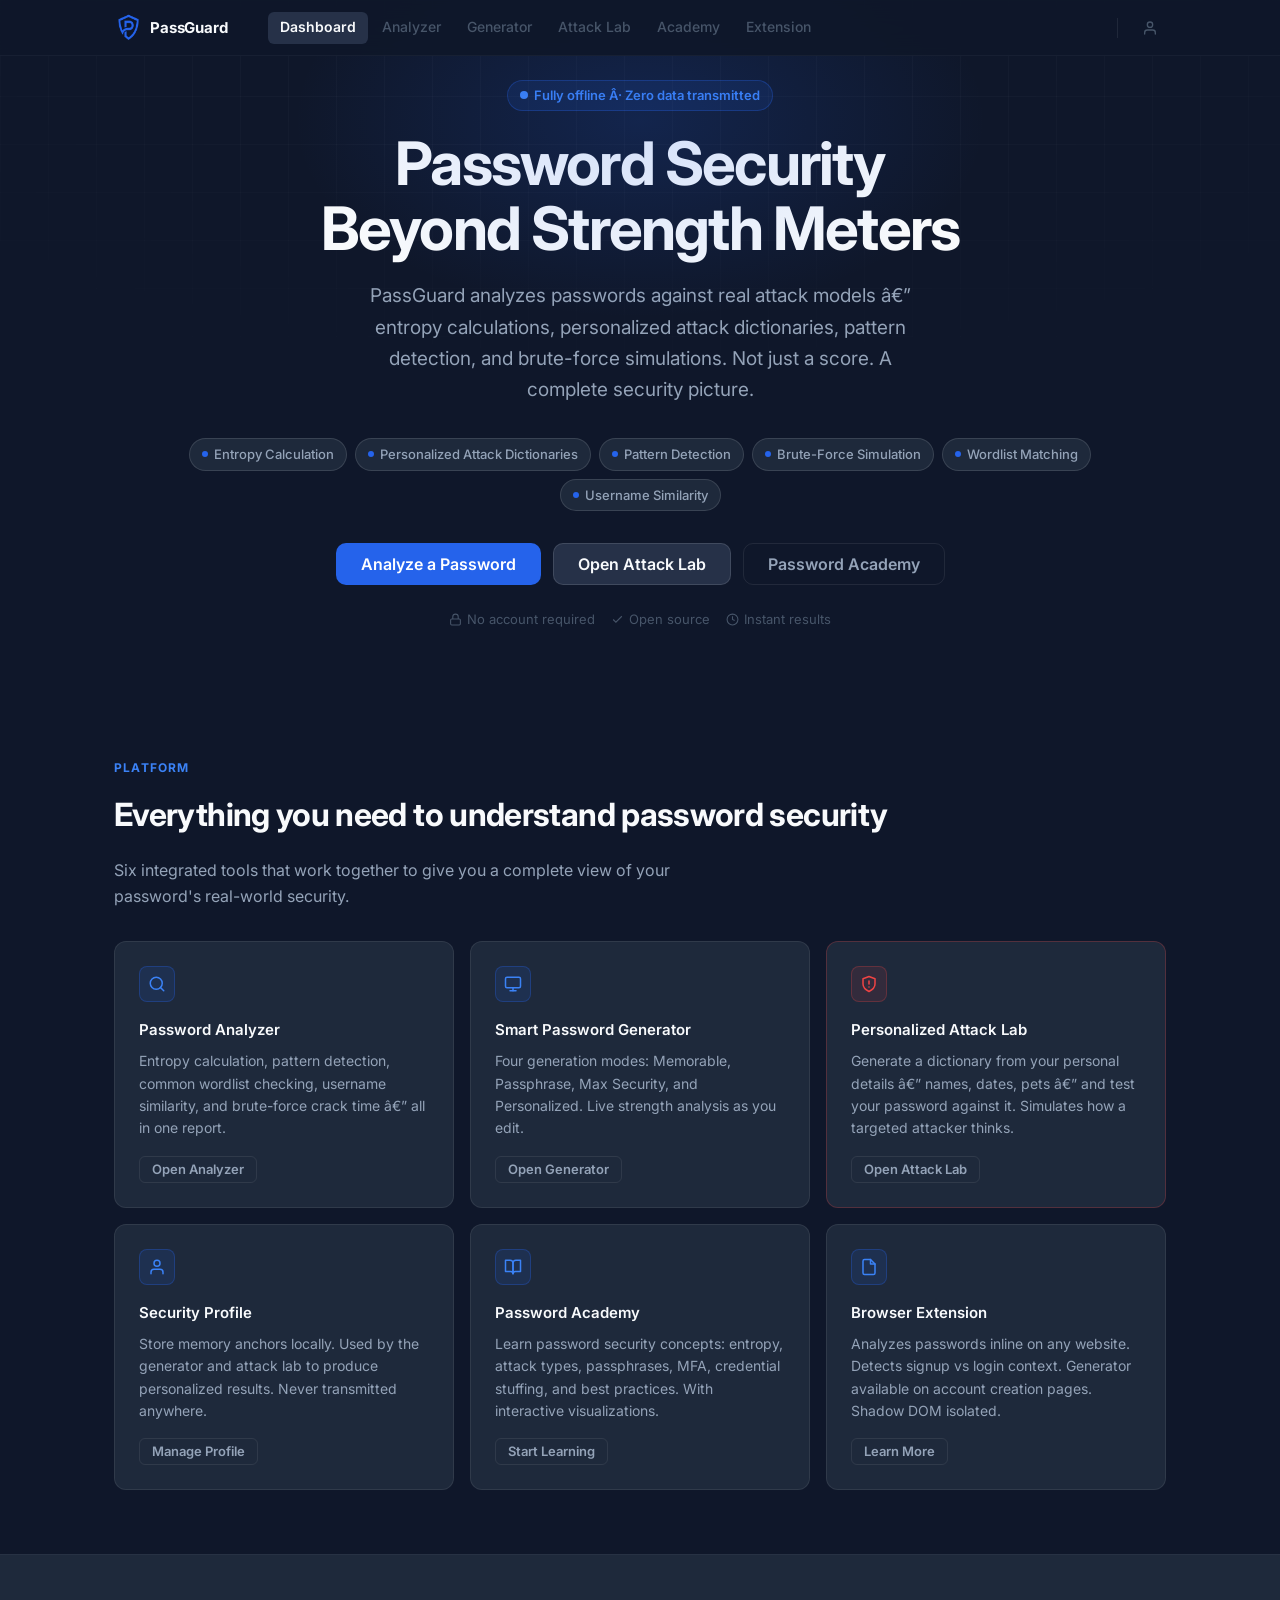
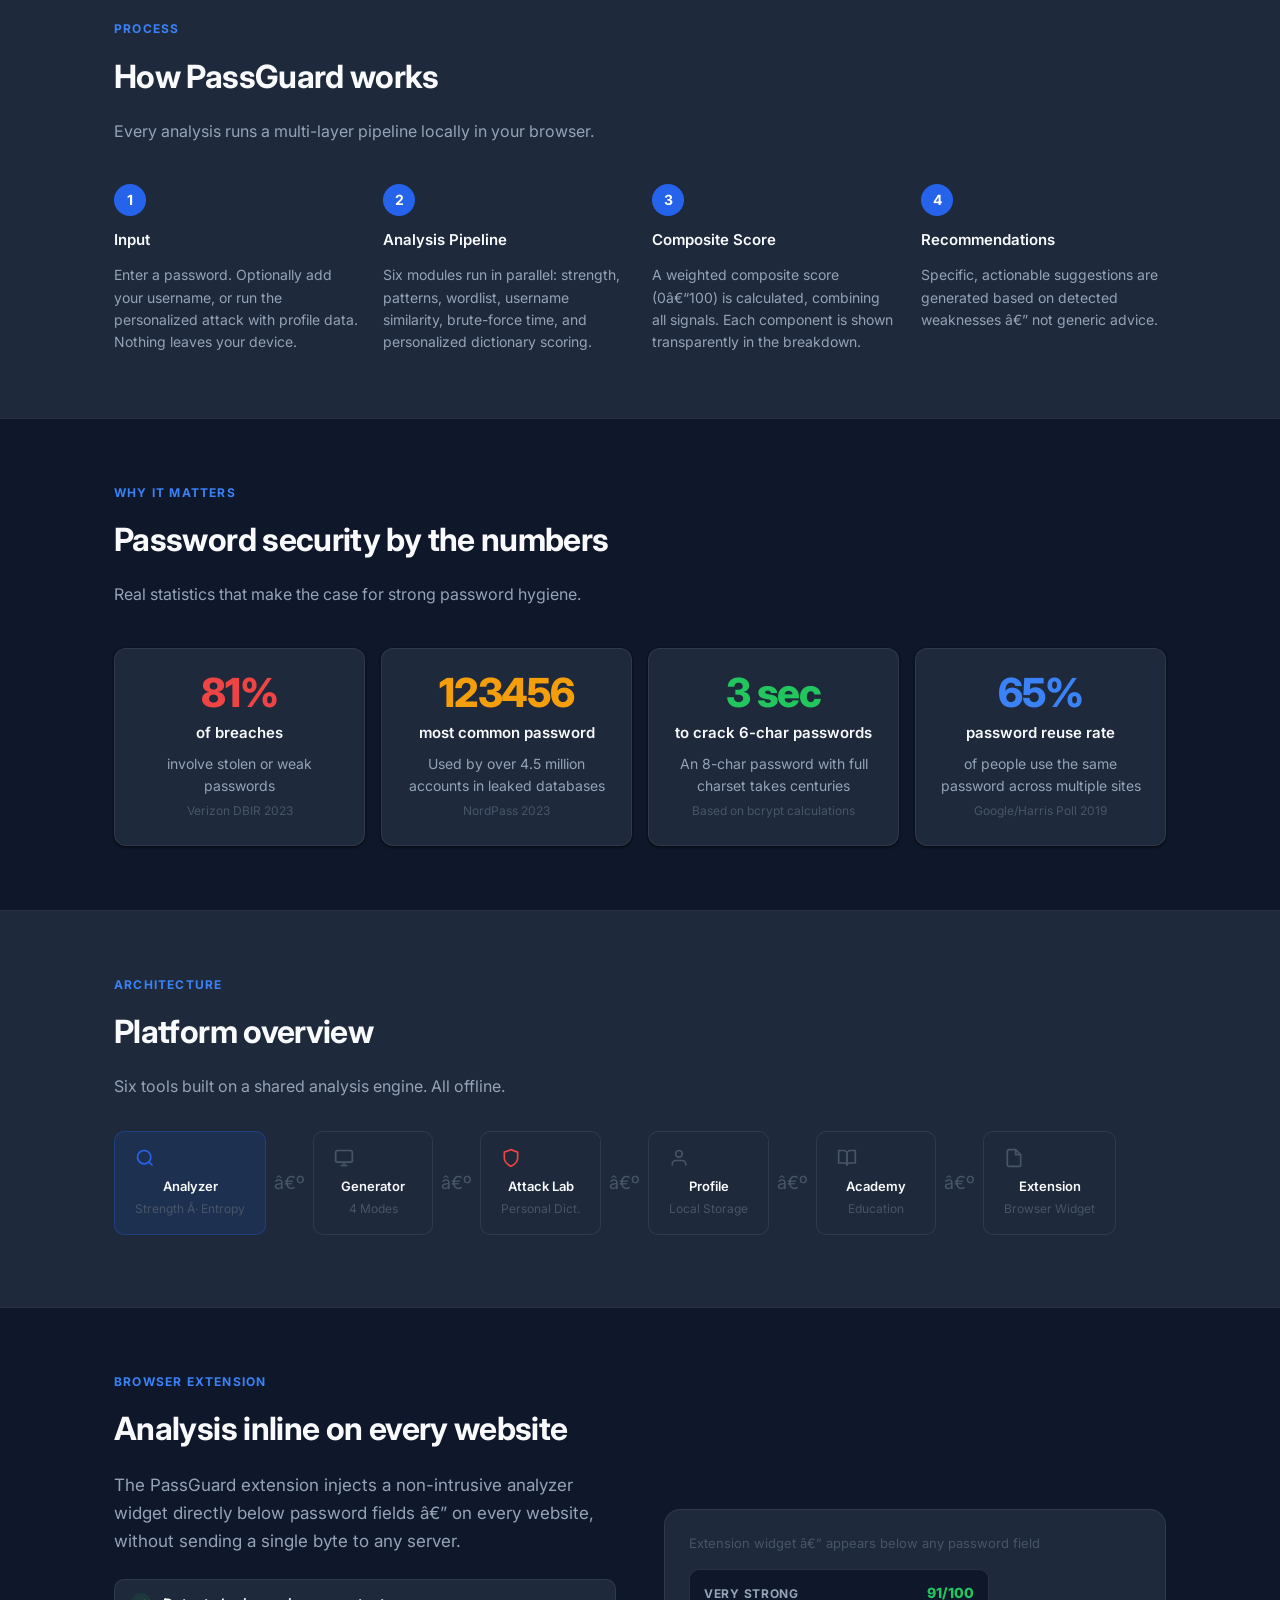
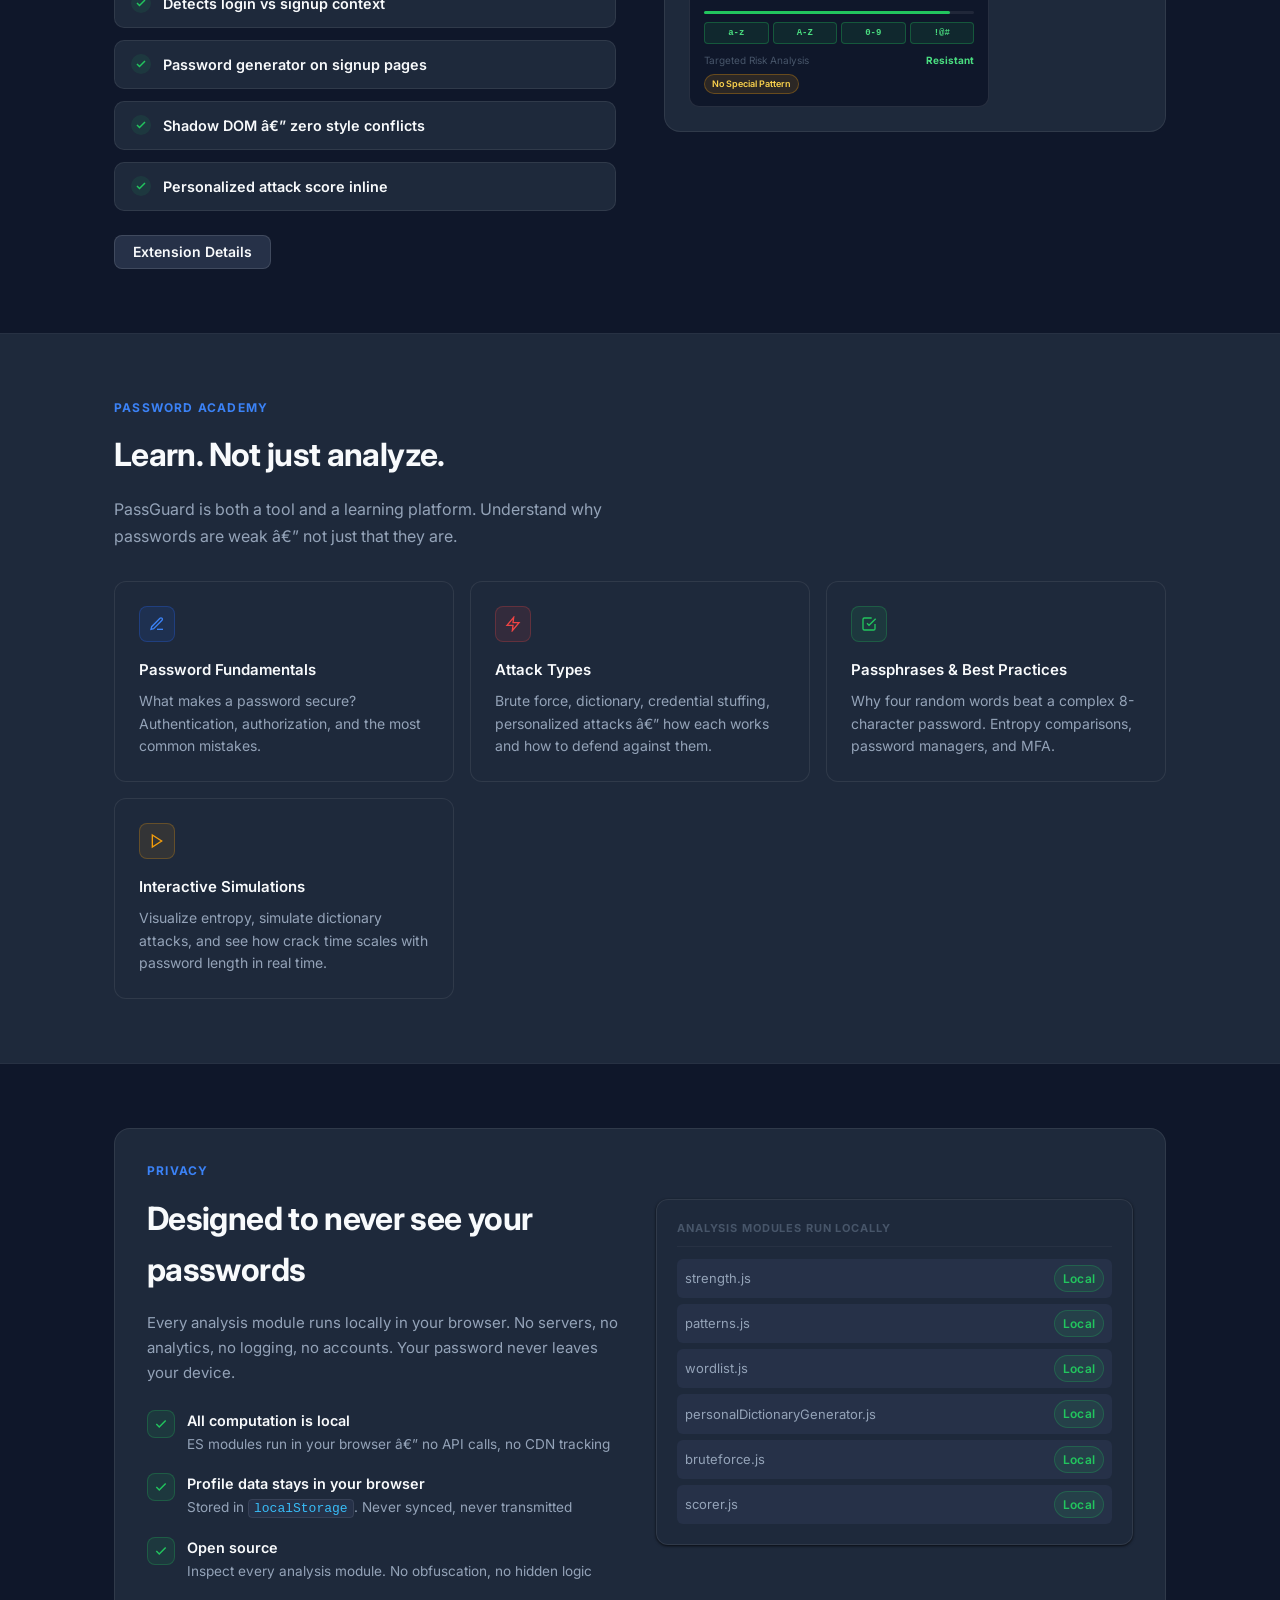
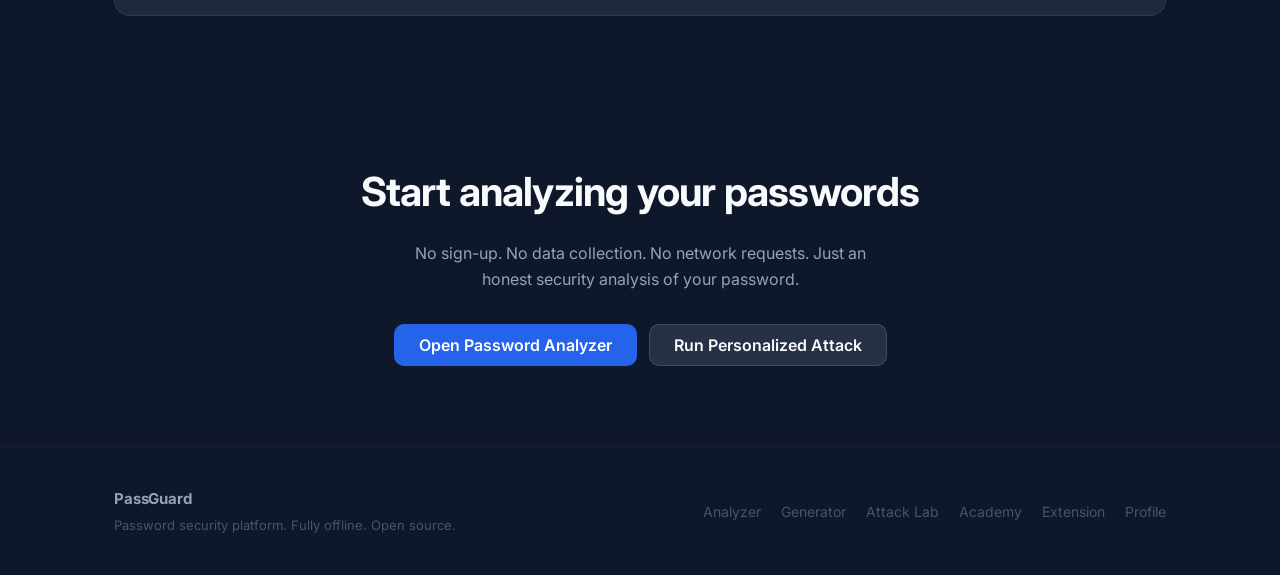
<file: app/index.html>
﻿<!DOCTYPE html>
<html lang="en">
<head>
  <meta charset="UTF-8" />
  <meta name="viewport" content="width=device-width, initial-scale=1.0" />
  <meta name="description" content="PassGuard is an intelligent password security platform. Analyze passwords with entropy math, personalized attack dictionaries, pattern detection, and brute-force simulations. Fully offline." />
  <title>PassGuard â€” Password Security Platform</title>
  <link rel="icon" href="/app/favicon.png" type="image/png" />
  <link rel="apple-touch-icon" href="/app/passguard_icon.png" />
  <meta property="og:image" content="/app/passguard_logo.png" />
  <meta name="theme-color" content="#0F172A" />
  <link rel="stylesheet" href="platform.css" />
  <style>
    /* â”€â”€ Dashboard-specific styles â”€â”€â”€â”€â”€â”€â”€â”€â”€â”€â”€â”€â”€â”€â”€â”€â”€â”€â”€â”€â”€â”€â”€â”€â”€â”€â”€ */

    /* Subtle grid background for hero */
    .dash-hero-bg {
      position: absolute;
      inset: 0;
      background-image:
        linear-gradient(rgba(255,255,255,0.025) 1px, transparent 1px),
        linear-gradient(90deg, rgba(255,255,255,0.025) 1px, transparent 1px);
      background-size: 48px 48px;
      pointer-events: none;
      mask-image: radial-gradient(ellipse 80% 60% at 50% 0%, black 40%, transparent 100%);
    }

    /* Gradient accent behind hero */
    .dash-hero-glow {
      position: absolute;
      top: -80px; left: 50%;
      transform: translateX(-50%);
      width: 700px; height: 400px;
      background: radial-gradient(ellipse, rgba(37,99,235,0.18) 0%, transparent 70%);
      pointer-events: none;
    }

    .dash-hero-wrap {
      position: relative;
      overflow: hidden;
    }

    /* Attack features list in hero */
    .dash-attack-list {
      display: flex;
      flex-wrap: wrap;
      gap: 8px;
      justify-content: center;
      margin-bottom: var(--sp-8);
    }
    .dash-attack-pill {
      display: inline-flex;
      align-items: center;
      gap: 6px;
      padding: 5px 12px;
      background: var(--bg-surface);
      border: 1px solid var(--border-medium);
      border-radius: 20px;
      font-size: 0.8125rem;
      color: var(--text-secondary);
      font-weight: 500;
    }
    .dash-attack-pill span {
      width: 6px; height: 6px;
      border-radius: 50%;
      background: var(--brand);
      flex-shrink: 0;
    }

    /* Stats section */
    .dash-stat-big {
      font-size: 2.5rem;
      font-weight: 800;
      letter-spacing: -0.03em;
      color: var(--text-primary);
      line-height: 1;
    }
    .dash-stat-source {
      font-size: 0.75rem;
      color: var(--text-muted);
      margin-top: 4px;
    }

    /* Architecture flow */
    .dash-arch-flow {
      display: flex;
      align-items: center;
      gap: 0;
      overflow-x: auto;
      padding-bottom: var(--sp-2);
    }
    .dash-arch-node {
      flex-shrink: 0;
      background: var(--bg-surface);
      border: 1px solid var(--border);
      border-radius: var(--radius-md);
      padding: var(--sp-4) var(--sp-5);
      text-align: center;
      min-width: 120px;
    }
    .dash-arch-node--active {
      border-color: var(--brand-border);
      background: var(--brand-subtle);
    }
    .dash-arch-node__label {
      font-size: 0.8125rem;
      font-weight: 600;
      color: var(--text-primary);
      margin-top: var(--sp-2);
    }
    .dash-arch-node__sub {
      font-size: 0.75rem;
      color: var(--text-muted);
      margin-top: 2px;
    }
    .dash-arch-arrow {
      flex-shrink: 0;
      padding-inline: var(--sp-2);
      color: var(--text-muted);
      font-size: 1.125rem;
    }

    /* Extension preview */
    .dash-ext-preview {
      background: var(--bg-surface);
      border: 1px solid var(--border);
      border-radius: var(--radius-xl);
      padding: var(--sp-6);
      position: relative;
      overflow: hidden;
    }
    .dash-ext-widget {
      background: #0f172a;
      border: 1px solid rgba(255,255,255,0.1);
      border-radius: 10px;
      padding: 12px 14px;
      max-width: 300px;
      font-size: 0.875rem;
    }
    .dash-ext-row {
      display: flex;
      align-items: center;
      justify-content: space-between;
      margin-bottom: 6px;
    }
    .dash-ext-label { font-size: 0.75rem; font-weight: 700; color: #94a3b8; text-transform: uppercase; letter-spacing: 0.06em; }
    .dash-ext-score { font-size: 0.875rem; font-weight: 800; color: #22c55e; }
    .dash-ext-bar-track { height: 3px; background: rgba(255,255,255,0.07); border-radius: 2px; margin-bottom: 8px; }
    .dash-ext-bar-fill { height: 100%; border-radius: 2px; background: #22c55e; }
    .dash-ext-chips { display: flex; gap: 4px; margin-bottom: 8px; }
    .dash-ext-chip {
      flex: 1; text-align: center; padding: 3px 0;
      border-radius: 4px; font-size: 9px; font-weight: 700;
      font-family: monospace; border: 1px solid;
    }
    .dash-ext-chip--on { background: rgba(34,197,94,0.1); border-color: rgba(34,197,94,0.3); color: #4ade80; }
    .dash-ext-chip--off { background: rgba(239,68,68,0.06); border-color: rgba(239,68,68,0.15); color: rgba(239,68,68,0.5); }
    .dash-ext-issues { display: flex; flex-wrap: wrap; gap: 4px; }
    .dash-ext-issue {
      padding: 2px 7px; border-radius: 20px; font-size: 9px; font-weight: 600;
      background: rgba(245,158,11,0.12); border: 1px solid rgba(245,158,11,0.3); color: #fcd34d;
    }

    /* Privacy banner */
    .dash-privacy {
      background: var(--bg-surface);
      border: 1px solid var(--border);
      border-radius: var(--radius-xl);
      padding: var(--sp-8);
      display: grid;
      grid-template-columns: 1fr 1fr;
      gap: var(--sp-8);
      align-items: center;
    }
    @media (max-width: 700px) {
      .dash-privacy { grid-template-columns: 1fr; }
    }

    .dash-privacy-point {
      display: flex;
      align-items: flex-start;
      gap: var(--sp-3);
      margin-bottom: var(--sp-4);
    }
    .dash-privacy-point:last-child { margin-bottom: 0; }
    .dash-privacy-icon {
      width: 28px; height: 28px;
      border-radius: var(--radius);
      background: var(--success-subtle);
      border: 1px solid var(--success-border);
      display: flex; align-items: center; justify-content: center;
      color: var(--success);
      flex-shrink: 0;
      margin-top: 1px;
    }

    /* Section spacing */
    .dash-section { padding-block: var(--sp-16); }
    .dash-section--alt { background: var(--bg-surface); border-top: 1px solid var(--border-subtle); border-bottom: 1px solid var(--border-subtle); }
    .dash-section-label {
      font-size: 0.75rem;
      font-weight: 700;
      text-transform: uppercase;
      letter-spacing: 0.1em;
      color: var(--brand-hover);
      margin-bottom: var(--sp-3);
    }
    .dash-section-title {
      font-size: clamp(1.5rem, 3vw, 2rem);
      font-weight: 700;
      letter-spacing: -0.02em;
      color: var(--text-primary);
      margin-bottom: var(--sp-4);
    }
    .dash-section-subtitle {
      font-size: 1rem;
      color: var(--text-secondary);
      max-width: 560px;
      line-height: 1.65;
    }

    /* CTA section */
    .dash-cta {
      text-align: center;
      padding-block: var(--sp-20);
    }
    .dash-cta__title {
      font-size: clamp(1.75rem, 4vw, 2.5rem);
      font-weight: 700;
      letter-spacing: -0.02em;
      color: var(--text-primary);
      margin-bottom: var(--sp-4);
    }
    .dash-cta__desc {
      font-size: 1rem;
      color: var(--text-secondary);
      max-width: 480px;
      margin-inline: auto;
      margin-bottom: var(--sp-8);
      line-height: 1.65;
    }
  </style>
</head>
<body>

<!-- Navigation injected by nav.js -->

<!-- â”€â”€ Hero â”€â”€â”€â”€â”€â”€â”€â”€â”€â”€â”€â”€â”€â”€â”€â”€â”€â”€â”€â”€â”€â”€â”€â”€â”€â”€â”€â”€â”€â”€â”€â”€â”€â”€â”€â”€â”€â”€â”€â”€â”€â”€â”€â”€â”€â”€â”€â”€â”€â”€ -->
<div class="dash-hero-wrap">
  <div class="dash-hero-bg" aria-hidden="true"></div>
  <div class="dash-hero-glow" aria-hidden="true"></div>

  <div class="pg-container">
    <div class="pg-hero">
      <div class="pg-hero__eyebrow" aria-label="Platform status">
        <svg width="8" height="8" viewBox="0 0 8 8" aria-hidden="true">
          <circle cx="4" cy="4" r="4" fill="currentColor"/>
        </svg>
        Fully offline Â· Zero data transmitted
      </div>

      <h1 class="pg-hero__title">
        Password Security<br/>Beyond Strength Meters
      </h1>

      <p class="pg-hero__subtitle">
        PassGuard analyzes passwords against real attack models â€” entropy calculations,
        personalized attack dictionaries, pattern detection, and brute-force simulations.
        Not just a score. A complete security picture.
      </p>

      <div class="dash-attack-list" aria-label="Analysis capabilities">
        <span class="dash-attack-pill"><span></span>Entropy Calculation</span>
        <span class="dash-attack-pill"><span></span>Personalized Attack Dictionaries</span>
        <span class="dash-attack-pill"><span></span>Pattern Detection</span>
        <span class="dash-attack-pill"><span></span>Brute-Force Simulation</span>
        <span class="dash-attack-pill"><span></span>Wordlist Matching</span>
        <span class="dash-attack-pill"><span></span>Username Similarity</span>
      </div>

      <div class="pg-hero__actions">
        <a href="/app/analyzer.html" class="pg-btn pg-btn--primary pg-btn--lg">Analyze a Password</a>
        <a href="/app/attack-lab.html" class="pg-btn pg-btn--secondary pg-btn--lg">Open Attack Lab</a>
        <a href="/app/academy.html" class="pg-btn pg-btn--ghost pg-btn--lg">Password Academy</a>
      </div>

      <div class="pg-hero__meta">
        <span class="pg-hero__meta-item">
          <svg width="13" height="13" viewBox="0 0 24 24" fill="none" stroke="currentColor" stroke-width="2" aria-hidden="true"><rect x="3" y="11" width="18" height="11" rx="2"/><path d="M7 11V7a5 5 0 0 1 10 0v4"/></svg>
          No account required
        </span>
        <span class="pg-hero__meta-item">
          <svg width="13" height="13" viewBox="0 0 24 24" fill="none" stroke="currentColor" stroke-width="2" aria-hidden="true"><polyline points="20 6 9 17 4 12"/></svg>
          Open source
        </span>
        <span class="pg-hero__meta-item">
          <svg width="13" height="13" viewBox="0 0 24 24" fill="none" stroke="currentColor" stroke-width="2" aria-hidden="true"><circle cx="12" cy="12" r="10"/><path d="M12 6v6l4 2"/></svg>
          Instant results
        </span>
      </div>
    </div>
  </div>
</div>

<!-- â”€â”€ Features â”€â”€â”€â”€â”€â”€â”€â”€â”€â”€â”€â”€â”€â”€â”€â”€â”€â”€â”€â”€â”€â”€â”€â”€â”€â”€â”€â”€â”€â”€â”€â”€â”€â”€â”€â”€â”€â”€â”€â”€â”€â”€â”€â”€â”€â”€â”€ -->
<section class="dash-section" id="features" aria-labelledby="features-title">
  <div class="pg-container">
    <div class="dash-section-label">Platform</div>
    <h2 class="dash-section-title" id="features-title">Everything you need to understand password security</h2>
    <p class="dash-section-subtitle pg-mb-8">
      Six integrated tools that work together to give you a complete view of your password's real-world security.
    </p>

    <div class="pg-feature-grid pg-stagger">

      <div class="pg-feature-card">
        <div class="pg-feature-icon" aria-hidden="true">
          <svg width="18" height="18" viewBox="0 0 24 24" fill="none" stroke="currentColor" stroke-width="2" stroke-linecap="round" stroke-linejoin="round"><circle cx="11" cy="11" r="8"/><line x1="21" y1="21" x2="16.65" y2="16.65"/></svg>
        </div>
        <div class="pg-feature-title">Password Analyzer</div>
        <div class="pg-feature-desc">Entropy calculation, pattern detection, common wordlist checking, username similarity, and brute-force crack time â€” all in one report.</div>
        <a href="/app/analyzer.html" class="pg-btn pg-btn--ghost pg-btn--sm" style="margin-top:16px">Open Analyzer</a>
      </div>

      <div class="pg-feature-card">
        <div class="pg-feature-icon" aria-hidden="true">
          <svg width="18" height="18" viewBox="0 0 24 24" fill="none" stroke="currentColor" stroke-width="2" stroke-linecap="round" stroke-linejoin="round"><rect x="2" y="3" width="20" height="14" rx="2"/><line x1="8" y1="21" x2="16" y2="21"/><line x1="12" y1="17" x2="12" y2="21"/></svg>
        </div>
        <div class="pg-feature-title">Smart Password Generator</div>
        <div class="pg-feature-desc">Four generation modes: Memorable, Passphrase, Max Security, and Personalized. Live strength analysis as you edit.</div>
        <a href="/app/generator.html" class="pg-btn pg-btn--ghost pg-btn--sm" style="margin-top:16px">Open Generator</a>
      </div>

      <div class="pg-feature-card" style="border-color: var(--danger-border);">
        <div class="pg-feature-icon" style="background:var(--danger-subtle);border-color:var(--danger-border);color:var(--danger)" aria-hidden="true">
          <svg width="18" height="18" viewBox="0 0 24 24" fill="none" stroke="currentColor" stroke-width="2" stroke-linecap="round" stroke-linejoin="round"><path d="M12 22s8-4 8-10V5l-8-3-8 3v7c0 6 8 10 8 10z"/><line x1="12" y1="8" x2="12" y2="12"/><line x1="12" y1="16" x2="12.01" y2="16"/></svg>
        </div>
        <div class="pg-feature-title">Personalized Attack Lab</div>
        <div class="pg-feature-desc">Generate a dictionary from your personal details â€” names, dates, pets â€” and test your password against it. Simulates how a targeted attacker thinks.</div>
        <a href="/app/attack-lab.html" class="pg-btn pg-btn--ghost pg-btn--sm" style="margin-top:16px">Open Attack Lab</a>
      </div>

      <div class="pg-feature-card">
        <div class="pg-feature-icon" aria-hidden="true">
          <svg width="18" height="18" viewBox="0 0 24 24" fill="none" stroke="currentColor" stroke-width="2" stroke-linecap="round" stroke-linejoin="round"><path d="M20 21v-2a4 4 0 0 0-4-4H8a4 4 0 0 0-4 4v2"/><circle cx="12" cy="7" r="4"/></svg>
        </div>
        <div class="pg-feature-title">Security Profile</div>
        <div class="pg-feature-desc">Store memory anchors locally. Used by the generator and attack lab to produce personalized results. Never transmitted anywhere.</div>
        <a href="/app/profile.html" class="pg-btn pg-btn--ghost pg-btn--sm" style="margin-top:16px">Manage Profile</a>
      </div>

      <div class="pg-feature-card">
        <div class="pg-feature-icon" aria-hidden="true">
          <svg width="18" height="18" viewBox="0 0 24 24" fill="none" stroke="currentColor" stroke-width="2" stroke-linecap="round" stroke-linejoin="round"><path d="M2 3h6a4 4 0 0 1 4 4v14a3 3 0 0 0-3-3H2z"/><path d="M22 3h-6a4 4 0 0 0-4 4v14a3 3 0 0 1 3-3h7z"/></svg>
        </div>
        <div class="pg-feature-title">Password Academy</div>
        <div class="pg-feature-desc">Learn password security concepts: entropy, attack types, passphrases, MFA, credential stuffing, and best practices. With interactive visualizations.</div>
        <a href="/app/academy.html" class="pg-btn pg-btn--ghost pg-btn--sm" style="margin-top:16px">Start Learning</a>
      </div>

      <div class="pg-feature-card">
        <div class="pg-feature-icon" aria-hidden="true">
          <svg width="18" height="18" viewBox="0 0 24 24" fill="none" stroke="currentColor" stroke-width="2" stroke-linecap="round" stroke-linejoin="round"><path d="M14 2H6a2 2 0 0 0-2 2v16a2 2 0 0 0 2 2h12a2 2 0 0 0 2-2V8z"/><polyline points="14 2 14 8 20 8"/></svg>
        </div>
        <div class="pg-feature-title">Browser Extension</div>
        <div class="pg-feature-desc">Analyzes passwords inline on any website. Detects signup vs login context. Generator available on account creation pages. Shadow DOM isolated.</div>
        <a href="/app/extension.html" class="pg-btn pg-btn--ghost pg-btn--sm" style="margin-top:16px">Learn More</a>
      </div>

    </div>
  </div>
</section>

<!-- â”€â”€ How it works â”€â”€â”€â”€â”€â”€â”€â”€â”€â”€â”€â”€â”€â”€â”€â”€â”€â”€â”€â”€â”€â”€â”€â”€â”€â”€â”€â”€â”€â”€â”€â”€â”€â”€â”€â”€â”€â”€â”€â”€â”€â”€â”€â”€ -->
<section class="dash-section dash-section--alt" id="how-it-works" aria-labelledby="how-title">
  <div class="pg-container">
    <div class="dash-section-label">Process</div>
    <h2 class="dash-section-title" id="how-title">How PassGuard works</h2>
    <p class="dash-section-subtitle pg-mb-10">
      Every analysis runs a multi-layer pipeline locally in your browser.
    </p>

    <div class="pg-steps">
      <div class="pg-step">
        <div class="pg-step__num">1</div>
        <div class="pg-step__title">Input</div>
        <div class="pg-step__desc">Enter a password. Optionally add your username, or run the personalized attack with profile data. Nothing leaves your device.</div>
      </div>
      <div class="pg-step">
        <div class="pg-step__num">2</div>
        <div class="pg-step__title">Analysis Pipeline</div>
        <div class="pg-step__desc">Six modules run in parallel: strength, patterns, wordlist, username similarity, brute-force time, and personalized dictionary scoring.</div>
      </div>
      <div class="pg-step">
        <div class="pg-step__num">3</div>
        <div class="pg-step__title">Composite Score</div>
        <div class="pg-step__desc">A weighted composite score (0â€“100) is calculated, combining all signals. Each component is shown transparently in the breakdown.</div>
      </div>
      <div class="pg-step">
        <div class="pg-step__num">4</div>
        <div class="pg-step__title">Recommendations</div>
        <div class="pg-step__desc">Specific, actionable suggestions are generated based on detected weaknesses â€” not generic advice.</div>
      </div>
    </div>
  </div>
</section>

<!-- â”€â”€ Security stats â”€â”€â”€â”€â”€â”€â”€â”€â”€â”€â”€â”€â”€â”€â”€â”€â”€â”€â”€â”€â”€â”€â”€â”€â”€â”€â”€â”€â”€â”€â”€â”€â”€â”€â”€â”€â”€â”€â”€â”€â”€â”€ -->
<section class="dash-section" id="stats" aria-labelledby="stats-title">
  <div class="pg-container">
    <div class="dash-section-label">Why it matters</div>
    <h2 class="dash-section-title" id="stats-title">Password security by the numbers</h2>
    <p class="dash-section-subtitle pg-mb-10">Real statistics that make the case for strong password hygiene.</p>

    <div style="display:grid; grid-template-columns:repeat(auto-fit,minmax(200px,1fr)); gap:var(--sp-4);">
      <div class="pg-card" style="text-align:center">
        <div class="dash-stat-big" style="color:var(--danger)">81%</div>
        <div class="pg-feature-title" style="margin-top:8px">of breaches</div>
        <div class="pg-feature-desc">involve stolen or weak passwords</div>
        <div class="dash-stat-source">Verizon DBIR 2023</div>
      </div>
      <div class="pg-card" style="text-align:center">
        <div class="dash-stat-big" style="color:var(--warning)">123456</div>
        <div class="pg-feature-title" style="margin-top:8px">most common password</div>
        <div class="pg-feature-desc">Used by over 4.5 million accounts in leaked databases</div>
        <div class="dash-stat-source">NordPass 2023</div>
      </div>
      <div class="pg-card" style="text-align:center">
        <div class="dash-stat-big" style="color:var(--success)">3 sec</div>
        <div class="pg-feature-title" style="margin-top:8px">to crack 6-char passwords</div>
        <div class="pg-feature-desc">An 8-char password with full charset takes centuries</div>
        <div class="dash-stat-source">Based on bcrypt calculations</div>
      </div>
      <div class="pg-card" style="text-align:center">
        <div class="dash-stat-big" style="color:var(--brand-hover)">65%</div>
        <div class="pg-feature-title" style="margin-top:8px">password reuse rate</div>
        <div class="pg-feature-desc">of people use the same password across multiple sites</div>
        <div class="dash-stat-source">Google/Harris Poll 2019</div>
      </div>
    </div>
  </div>
</section>

<!-- â”€â”€ Architecture preview â”€â”€â”€â”€â”€â”€â”€â”€â”€â”€â”€â”€â”€â”€â”€â”€â”€â”€â”€â”€â”€â”€â”€â”€â”€â”€â”€â”€â”€â”€â”€â”€â”€â”€â”€â”€ -->
<section class="dash-section dash-section--alt" id="architecture" aria-labelledby="arch-title">
  <div class="pg-container">
    <div class="dash-section-label">Architecture</div>
    <h2 class="dash-section-title" id="arch-title">Platform overview</h2>
    <p class="dash-section-subtitle pg-mb-8">Six tools built on a shared analysis engine. All offline.</p>

    <div class="dash-arch-flow" role="list" aria-label="Platform components">
      <div class="dash-arch-node dash-arch-node--active" role="listitem">
        <div style="font-size:1.25rem;color:var(--brand)">
          <svg width="20" height="20" viewBox="0 0 24 24" fill="none" stroke="currentColor" stroke-width="2"><circle cx="11" cy="11" r="8"/><line x1="21" y1="21" x2="16.65" y2="16.65"/></svg>
        </div>
        <div class="dash-arch-node__label">Analyzer</div>
        <div class="dash-arch-node__sub">Strength Â· Entropy</div>
      </div>
      <div class="dash-arch-arrow" aria-hidden="true">â€º</div>
      <div class="dash-arch-node" role="listitem">
        <div style="font-size:1.25rem;color:var(--text-muted)">
          <svg width="20" height="20" viewBox="0 0 24 24" fill="none" stroke="currentColor" stroke-width="2"><rect x="2" y="3" width="20" height="14" rx="2"/><line x1="8" y1="21" x2="16" y2="21"/><line x1="12" y1="17" x2="12" y2="21"/></svg>
        </div>
        <div class="dash-arch-node__label">Generator</div>
        <div class="dash-arch-node__sub">4 Modes</div>
      </div>
      <div class="dash-arch-arrow" aria-hidden="true">â€º</div>
      <div class="dash-arch-node" role="listitem">
        <div style="font-size:1.25rem;color:var(--danger)">
          <svg width="20" height="20" viewBox="0 0 24 24" fill="none" stroke="currentColor" stroke-width="2"><path d="M12 22s8-4 8-10V5l-8-3-8 3v7c0 6 8 10 8 10z"/></svg>
        </div>
        <div class="dash-arch-node__label">Attack Lab</div>
        <div class="dash-arch-node__sub">Personal Dict.</div>
      </div>
      <div class="dash-arch-arrow" aria-hidden="true">â€º</div>
      <div class="dash-arch-node" role="listitem">
        <div style="font-size:1.25rem;color:var(--text-muted)">
          <svg width="20" height="20" viewBox="0 0 24 24" fill="none" stroke="currentColor" stroke-width="2"><path d="M20 21v-2a4 4 0 0 0-4-4H8a4 4 0 0 0-4 4v2"/><circle cx="12" cy="7" r="4"/></svg>
        </div>
        <div class="dash-arch-node__label">Profile</div>
        <div class="dash-arch-node__sub">Local Storage</div>
      </div>
      <div class="dash-arch-arrow" aria-hidden="true">â€º</div>
      <div class="dash-arch-node" role="listitem">
        <div style="font-size:1.25rem;color:var(--text-muted)">
          <svg width="20" height="20" viewBox="0 0 24 24" fill="none" stroke="currentColor" stroke-width="2"><path d="M2 3h6a4 4 0 0 1 4 4v14a3 3 0 0 0-3-3H2z"/><path d="M22 3h-6a4 4 0 0 0-4 4v14a3 3 0 0 1 3-3h7z"/></svg>
        </div>
        <div class="dash-arch-node__label">Academy</div>
        <div class="dash-arch-node__sub">Education</div>
      </div>
      <div class="dash-arch-arrow" aria-hidden="true">â€º</div>
      <div class="dash-arch-node" role="listitem">
        <div style="font-size:1.25rem;color:var(--text-muted)">
          <svg width="20" height="20" viewBox="0 0 24 24" fill="none" stroke="currentColor" stroke-width="2"><path d="M14 2H6a2 2 0 0 0-2 2v16a2 2 0 0 0 2 2h12a2 2 0 0 0 2-2V8z"/><polyline points="14 2 14 8 20 8"/></svg>
        </div>
        <div class="dash-arch-node__label">Extension</div>
        <div class="dash-arch-node__sub">Browser Widget</div>
      </div>
    </div>
  </div>
</section>

<!-- â”€â”€ Extension preview â”€â”€â”€â”€â”€â”€â”€â”€â”€â”€â”€â”€â”€â”€â”€â”€â”€â”€â”€â”€â”€â”€â”€â”€â”€â”€â”€â”€â”€â”€â”€â”€â”€â”€â”€â”€â”€â”€â”€ -->
<section class="dash-section" id="extension" aria-labelledby="ext-title">
  <div class="pg-container">
    <div style="display:grid; grid-template-columns:1fr 1fr; gap:var(--sp-12); align-items:center;">
      <div>
        <div class="dash-section-label">Browser Extension</div>
        <h2 class="dash-section-title" id="ext-title">Analysis inline on every website</h2>
        <p class="pg-body-lg pg-mb-6">
          The PassGuard extension injects a non-intrusive analyzer widget directly below password fields â€” on every website, without sending a single byte to any server.
        </p>
        <div class="pg-checklist">
          <div class="pg-check-item">
            <div class="pg-check-icon pg-check-icon--ok">
              <svg width="12" height="12" viewBox="0 0 24 24" fill="none" stroke="currentColor" stroke-width="3"><polyline points="20 6 9 17 4 12"/></svg>
            </div>
            <div><div class="pg-check-title">Detects login vs signup context</div></div>
          </div>
          <div class="pg-check-item">
            <div class="pg-check-icon pg-check-icon--ok">
              <svg width="12" height="12" viewBox="0 0 24 24" fill="none" stroke="currentColor" stroke-width="3"><polyline points="20 6 9 17 4 12"/></svg>
            </div>
            <div><div class="pg-check-title">Password generator on signup pages</div></div>
          </div>
          <div class="pg-check-item">
            <div class="pg-check-icon pg-check-icon--ok">
              <svg width="12" height="12" viewBox="0 0 24 24" fill="none" stroke="currentColor" stroke-width="3"><polyline points="20 6 9 17 4 12"/></svg>
            </div>
            <div><div class="pg-check-title">Shadow DOM â€” zero style conflicts</div></div>
          </div>
          <div class="pg-check-item">
            <div class="pg-check-icon pg-check-icon--ok">
              <svg width="12" height="12" viewBox="0 0 24 24" fill="none" stroke="currentColor" stroke-width="3"><polyline points="20 6 9 17 4 12"/></svg>
            </div>
            <div><div class="pg-check-title">Personalized attack score inline</div></div>
          </div>
        </div>
        <a href="/app/extension.html" class="pg-btn pg-btn--secondary" style="margin-top:var(--sp-6)">Extension Details</a>
      </div>

      <!-- Widget mockup -->
      <div class="dash-ext-preview">
        <div class="pg-caption pg-mb-4" style="color:var(--text-muted)">Extension widget â€” appears below any password field</div>
        <div class="dash-ext-widget">
          <div class="dash-ext-row">
            <span class="dash-ext-label">Very Strong</span>
            <span class="dash-ext-score">91/100</span>
          </div>
          <div class="dash-ext-bar-track">
            <div class="dash-ext-bar-fill" style="width:91%"></div>
          </div>
          <div class="dash-ext-chips">
            <div class="dash-ext-chip dash-ext-chip--on">a-z</div>
            <div class="dash-ext-chip dash-ext-chip--on">A-Z</div>
            <div class="dash-ext-chip dash-ext-chip--on">0-9</div>
            <div class="dash-ext-chip dash-ext-chip--on">!@#</div>
          </div>
          <div class="dash-ext-row" style="margin-bottom:6px">
            <span style="font-size:10px;color:#475569">Targeted Risk Analysis</span>
            <span style="font-size:10px;color:#4ade80;font-weight:700">Resistant</span>
          </div>
          <div class="dash-ext-issues">
            <span class="dash-ext-issue">No Special Pattern</span>
          </div>
        </div>
      </div>
    </div>
  </div>
</section>

<!-- â”€â”€ Academy teaser â”€â”€â”€â”€â”€â”€â”€â”€â”€â”€â”€â”€â”€â”€â”€â”€â”€â”€â”€â”€â”€â”€â”€â”€â”€â”€â”€â”€â”€â”€â”€â”€â”€â”€â”€â”€â”€â”€â”€â”€â”€â”€ -->
<section class="dash-section dash-section--alt" id="academy" aria-labelledby="academy-title">
  <div class="pg-container">
    <div class="dash-section-label">Password Academy</div>
    <h2 class="dash-section-title" id="academy-title">Learn. Not just analyze.</h2>
    <p class="dash-section-subtitle pg-mb-8">
      PassGuard is both a tool and a learning platform. Understand why passwords are weak â€” not just that they are.
    </p>

    <div class="pg-feature-grid pg-stagger">
      <a href="/app/academy.html#fundamentals" class="pg-feature-card" style="text-decoration:none">
        <div class="pg-feature-icon"><svg width="16" height="16" viewBox="0 0 24 24" fill="none" stroke="currentColor" stroke-width="2"><path d="M12 20h9"/><path d="M16.5 3.5a2.121 2.121 0 0 1 3 3L7 19l-4 1 1-4L16.5 3.5z"/></svg></div>
        <div class="pg-feature-title">Password Fundamentals</div>
        <div class="pg-feature-desc">What makes a password secure? Authentication, authorization, and the most common mistakes.</div>
      </a>
      <a href="/app/academy.html#attacks" class="pg-feature-card" style="text-decoration:none">
        <div class="pg-feature-icon" style="background:var(--danger-subtle);border-color:var(--danger-border);color:var(--danger)"><svg width="16" height="16" viewBox="0 0 24 24" fill="none" stroke="currentColor" stroke-width="2"><polygon points="13 2 3 14 12 14 11 22 21 10 12 10 13 2"/></svg></div>
        <div class="pg-feature-title">Attack Types</div>
        <div class="pg-feature-desc">Brute force, dictionary, credential stuffing, personalized attacks â€” how each works and how to defend against them.</div>
      </a>
      <a href="/app/academy.html#passphrases" class="pg-feature-card" style="text-decoration:none">
        <div class="pg-feature-icon" style="background:var(--success-subtle);border-color:var(--success-border);color:var(--success)"><svg width="16" height="16" viewBox="0 0 24 24" fill="none" stroke="currentColor" stroke-width="2"><polyline points="9 11 12 14 22 4"/><path d="M21 12v7a2 2 0 0 1-2 2H5a2 2 0 0 1-2-2V5a2 2 0 0 1 2-2h11"/></svg></div>
        <div class="pg-feature-title">Passphrases & Best Practices</div>
        <div class="pg-feature-desc">Why four random words beat a complex 8-character password. Entropy comparisons, password managers, and MFA.</div>
      </a>
      <a href="/app/academy.html#interactive" class="pg-feature-card" style="text-decoration:none">
        <div class="pg-feature-icon" style="background:var(--warning-subtle);border-color:var(--warning-border);color:var(--warning)"><svg width="16" height="16" viewBox="0 0 24 24" fill="none" stroke="currentColor" stroke-width="2"><polygon points="5 3 19 12 5 21 5 3"/></svg></div>
        <div class="pg-feature-title">Interactive Simulations</div>
        <div class="pg-feature-desc">Visualize entropy, simulate dictionary attacks, and see how crack time scales with password length in real time.</div>
      </a>
    </div>
  </div>
</section>

<!-- â”€â”€ Privacy â”€â”€â”€â”€â”€â”€â”€â”€â”€â”€â”€â”€â”€â”€â”€â”€â”€â”€â”€â”€â”€â”€â”€â”€â”€â”€â”€â”€â”€â”€â”€â”€â”€â”€â”€â”€â”€â”€â”€â”€â”€â”€â”€â”€â”€â”€â”€â”€â”€ -->
<section class="dash-section" id="privacy" aria-labelledby="privacy-title">
  <div class="pg-container">
    <div class="dash-privacy">
      <div>
        <div class="dash-section-label">Privacy</div>
        <h2 class="dash-section-title" id="privacy-title">Designed to never see your passwords</h2>
        <p class="pg-body pg-mb-6">
          Every analysis module runs locally in your browser. No servers, no analytics, no logging, no accounts. Your password never leaves your device.
        </p>

        <div class="dash-privacy-point">
          <div class="dash-privacy-icon">
            <svg width="14" height="14" viewBox="0 0 24 24" fill="none" stroke="currentColor" stroke-width="2.5"><polyline points="20 6 9 17 4 12"/></svg>
          </div>
          <div>
            <div class="pg-check-title">All computation is local</div>
            <div class="pg-check-desc">ES modules run in your browser â€” no API calls, no CDN tracking</div>
          </div>
        </div>
        <div class="dash-privacy-point">
          <div class="dash-privacy-icon">
            <svg width="14" height="14" viewBox="0 0 24 24" fill="none" stroke="currentColor" stroke-width="2.5"><polyline points="20 6 9 17 4 12"/></svg>
          </div>
          <div>
            <div class="pg-check-title">Profile data stays in your browser</div>
            <div class="pg-check-desc">Stored in <code>localStorage</code>. Never synced, never transmitted</div>
          </div>
        </div>
        <div class="dash-privacy-point">
          <div class="dash-privacy-icon">
            <svg width="14" height="14" viewBox="0 0 24 24" fill="none" stroke="currentColor" stroke-width="2.5"><polyline points="20 6 9 17 4 12"/></svg>
          </div>
          <div>
            <div class="pg-check-title">Open source</div>
            <div class="pg-check-desc">Inspect every analysis module. No obfuscation, no hidden logic</div>
          </div>
        </div>
      </div>

      <div>
        <div class="pg-card" style="padding:var(--sp-5);">
          <div class="pg-section-title">Analysis modules run locally</div>
          <div style="display:flex;flex-direction:column;gap:6px;margin-top:var(--sp-3)">
            <div style="display:flex;align-items:center;justify-content:space-between;padding:6px 8px;background:var(--bg-raised);border-radius:6px;font-size:0.8125rem;">
              <span style="color:var(--text-secondary)">strength.js</span>
              <span class="pg-badge pg-badge--success">Local</span>
            </div>
            <div style="display:flex;align-items:center;justify-content:space-between;padding:6px 8px;background:var(--bg-raised);border-radius:6px;font-size:0.8125rem;">
              <span style="color:var(--text-secondary)">patterns.js</span>
              <span class="pg-badge pg-badge--success">Local</span>
            </div>
            <div style="display:flex;align-items:center;justify-content:space-between;padding:6px 8px;background:var(--bg-raised);border-radius:6px;font-size:0.8125rem;">
              <span style="color:var(--text-secondary)">wordlist.js</span>
              <span class="pg-badge pg-badge--success">Local</span>
            </div>
            <div style="display:flex;align-items:center;justify-content:space-between;padding:6px 8px;background:var(--bg-raised);border-radius:6px;font-size:0.8125rem;">
              <span style="color:var(--text-secondary)">personalDictionaryGenerator.js</span>
              <span class="pg-badge pg-badge--success">Local</span>
            </div>
            <div style="display:flex;align-items:center;justify-content:space-between;padding:6px 8px;background:var(--bg-raised);border-radius:6px;font-size:0.8125rem;">
              <span style="color:var(--text-secondary)">bruteforce.js</span>
              <span class="pg-badge pg-badge--success">Local</span>
            </div>
            <div style="display:flex;align-items:center;justify-content:space-between;padding:6px 8px;background:var(--bg-raised);border-radius:6px;font-size:0.8125rem;">
              <span style="color:var(--text-secondary)">scorer.js</span>
              <span class="pg-badge pg-badge--success">Local</span>
            </div>
          </div>
        </div>
      </div>
    </div>
  </div>
</section>

<!-- â”€â”€ CTA â”€â”€â”€â”€â”€â”€â”€â”€â”€â”€â”€â”€â”€â”€â”€â”€â”€â”€â”€â”€â”€â”€â”€â”€â”€â”€â”€â”€â”€â”€â”€â”€â”€â”€â”€â”€â”€â”€â”€â”€â”€â”€â”€â”€â”€â”€â”€â”€â”€â”€â”€â”€â”€ -->
<section class="dash-cta" id="cta" aria-labelledby="cta-title">
  <div class="pg-container">
    <h2 class="dash-cta__title" id="cta-title">Start analyzing your passwords</h2>
    <p class="dash-cta__desc">
      No sign-up. No data collection. No network requests. Just an honest security analysis of your password.
    </p>
    <div class="pg-hero__actions">
      <a href="/app/analyzer.html" class="pg-btn pg-btn--primary pg-btn--lg">Open Password Analyzer</a>
      <a href="/app/attack-lab.html" class="pg-btn pg-btn--secondary pg-btn--lg">Run Personalized Attack</a>
    </div>
  </div>
</section>

<!-- â”€â”€ Footer â”€â”€â”€â”€â”€â”€â”€â”€â”€â”€â”€â”€â”€â”€â”€â”€â”€â”€â”€â”€â”€â”€â”€â”€â”€â”€â”€â”€â”€â”€â”€â”€â”€â”€â”€â”€â”€â”€â”€â”€â”€â”€â”€â”€â”€â”€â”€â”€â”€â”€ -->
<footer class="pg-footer" aria-label="Site footer">
  <div class="pg-container">
    <div class="pg-footer__inner">
      <div>
        <div class="pg-footer__brand">PassGuard</div>
        <div class="pg-footer__copy" style="margin-top:4px">
          Password security platform. Fully offline. Open source.
        </div>
      </div>
      <div class="pg-footer__links">
        <a href="/app/analyzer.html"  class="pg-footer__link">Analyzer</a>
        <a href="/app/generator.html" class="pg-footer__link">Generator</a>
        <a href="/app/attack-lab.html" class="pg-footer__link">Attack Lab</a>
        <a href="/app/academy.html"   class="pg-footer__link">Academy</a>
        <a href="/app/extension.html" class="pg-footer__link">Extension</a>
        <a href="/app/profile.html"   class="pg-footer__link">Profile</a>
      </div>
    </div>
  </div>
</footer>

<script type="module">
  import { inject } from './nav.js';
  inject();

  // Accordion helper (for any pg-accordion on the page)
  document.querySelectorAll('.pg-accordion-trigger').forEach(btn => {
    btn.addEventListener('click', () => {
      const item = btn.closest('.pg-accordion-item');
      item.classList.toggle('open');
    });
  });
</script>

</body>
</html>
</file>
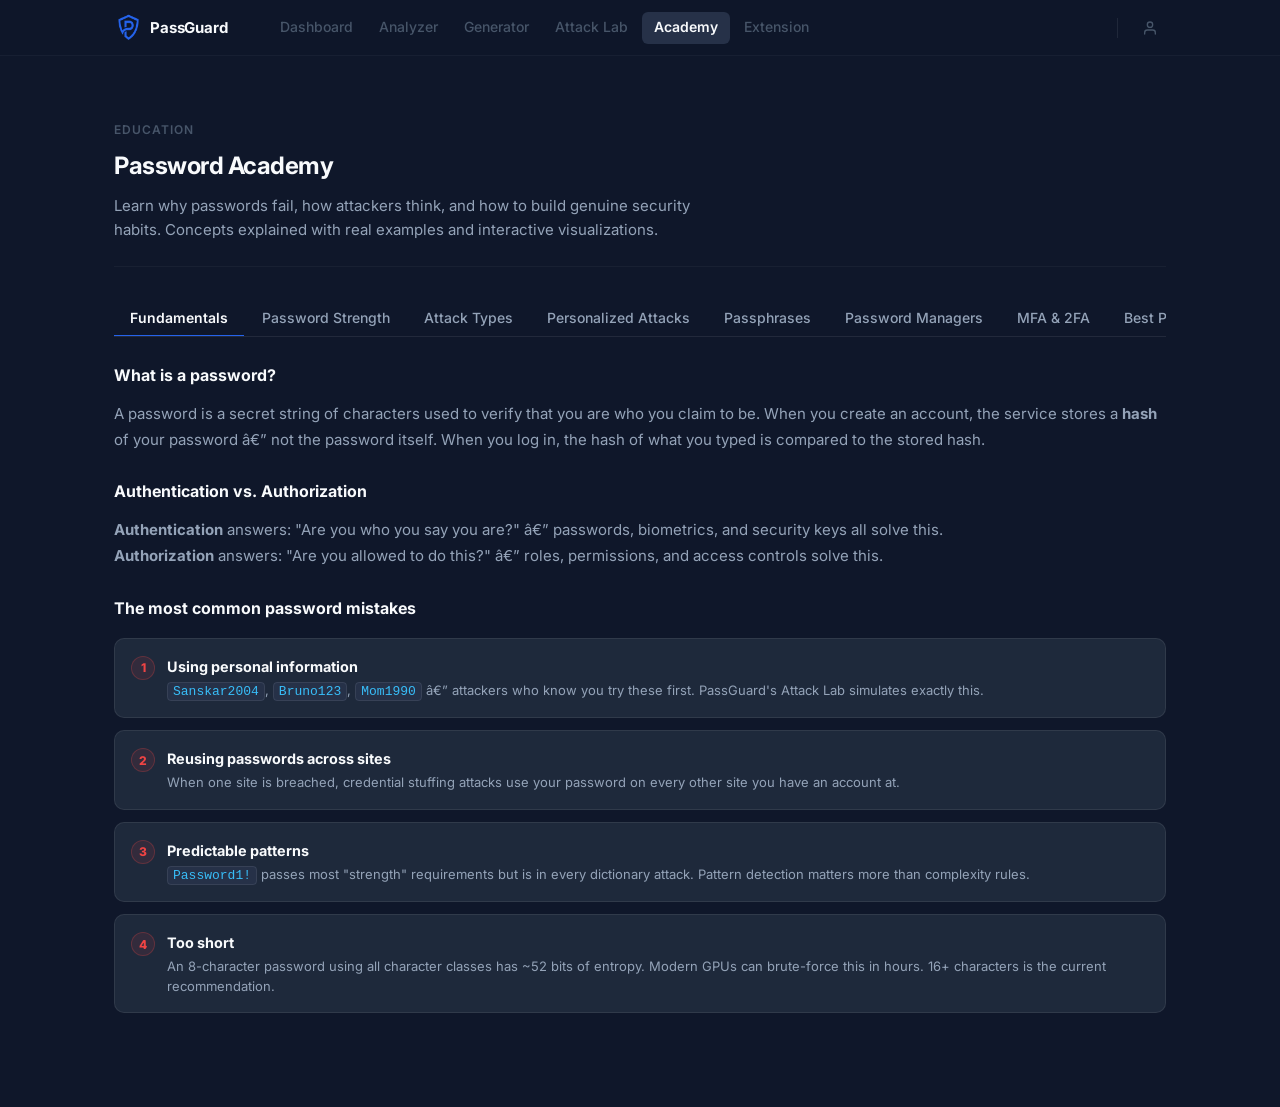
<file: app/academy.html>
﻿<!DOCTYPE html>
<html lang="en">
<head>
  <meta charset="UTF-8" />
  <meta name="viewport" content="width=device-width, initial-scale=1.0" />
  <meta name="description" content="Password Academy â€” learn about password security, entropy, attack types, passphrases, MFA, and best practices. Interactive simulations and clear explanations." />
  <title>Password Academy â€” PassGuard</title>
  <link rel="icon" href="/app/favicon.png" type="image/png" />
  <link rel="apple-touch-icon" href="/app/passguard_icon.png" />
  <meta property="og:image" content="/app/passguard_logo.png" />
  <meta name="theme-color" content="#0F172A" />
  <link rel="stylesheet" href="platform.css" />
  <style>
    .ac-wrap { max-width: var(--content-max); margin-inline: auto; padding-inline: var(--sp-6); }

    /* Tab content */
    .ac-content { min-height: 400px; }

    /* Strength spectrum */
    .ac-spectrum { display: flex; flex-direction: column; gap: var(--sp-3); margin: var(--sp-5) 0; }
    .ac-spec-item { display: flex; align-items: center; gap: var(--sp-4); }
    .ac-spec-pw   { font-family: var(--font-mono); font-size: 0.9rem; font-weight: 600; min-width: 220px; color: var(--text-primary); flex-shrink: 0; }
    .ac-spec-bar-wrap { flex: 1; }
    .ac-spec-bar  { height: 6px; border-radius: 3px; }
    .ac-spec-label{ font-size: 0.8125rem; font-weight: 700; min-width: 80px; text-align: right; flex-shrink: 0; }

    /* Attack cards */
    .ac-attack-grid { display: grid; grid-template-columns: repeat(auto-fill, minmax(240px,1fr)); gap: var(--sp-4); margin: var(--sp-5) 0; }
    .ac-attack-card {
      background: var(--bg-surface);
      border: 1px solid var(--border);
      border-radius: var(--radius-lg);
      padding: var(--sp-5);
      transition: border-color var(--dur);
    }
    .ac-attack-card:hover { border-color: var(--border-medium); }
    .ac-attack-icon {
      width: 32px; height: 32px; border-radius: var(--radius);
      display: flex; align-items: center; justify-content: center;
      margin-bottom: var(--sp-3); flex-shrink: 0;
    }
    .ac-attack-title { font-size: 0.9375rem; font-weight: 700; color: var(--text-primary); margin-bottom: var(--sp-2); }
    .ac-attack-desc  { font-size: 0.875rem; color: var(--text-secondary); line-height: 1.6; }

    /* Example box */
    .ac-example {
      background: var(--bg-raised);
      border: 1px solid var(--border);
      border-radius: var(--radius-md);
      padding: var(--sp-4) var(--sp-5);
      margin: var(--sp-4) 0;
      font-size: 0.875rem;
      color: var(--text-secondary);
      line-height: 1.65;
    }
    .ac-example strong { color: var(--text-primary); }
    .ac-example code   { font-size: 0.875rem; }

    /* Callout */
    .ac-callout {
      border-left: 3px solid var(--brand);
      padding: var(--sp-3) var(--sp-4);
      background: var(--brand-subtle);
      border-radius: 0 var(--radius) var(--radius) 0;
      font-size: 0.9rem; color: var(--text-secondary); line-height: 1.65;
      margin: var(--sp-4) 0;
    }
    .ac-callout--warning { border-color: var(--warning); background: var(--warning-subtle); }
    .ac-callout--danger  { border-color: var(--danger);  background: var(--danger-subtle); }
    .ac-callout--success { border-color: var(--success); background: var(--success-subtle); }

    /* Interactive entropy visualizer */
    .ac-viz { background: var(--bg-surface); border: 1px solid var(--border); border-radius: var(--radius-xl); padding: var(--sp-6); margin: var(--sp-5) 0; }
    .ac-viz-title { font-size: 0.9375rem; font-weight: 700; color: var(--text-primary); margin-bottom: var(--sp-4); }
    .ac-viz-controls { display: flex; flex-wrap: wrap; gap: var(--sp-5); margin-bottom: var(--sp-5); }
    .ac-viz-control { display: flex; flex-direction: column; gap: var(--sp-2); flex: 1; min-width: 160px; }
    .ac-viz-label { font-size: 0.8125rem; font-weight: 500; color: var(--text-secondary); }
    .ac-viz-val   { font-size: 1.5rem; font-weight: 800; color: var(--text-primary); font-variant-numeric: tabular-nums; }
    .ac-viz-sub   { font-size: 0.75rem; color: var(--text-muted); }
    .ac-viz-output { display: grid; grid-template-columns: repeat(auto-fit, minmax(140px,1fr)); gap: var(--sp-3); margin-top: var(--sp-4); }
    .ac-viz-stat { background: var(--bg-raised); border: 1px solid var(--border); border-radius: var(--radius-md); padding: var(--sp-3) var(--sp-4); }
    .ac-viz-stat-val   { font-size: 1.125rem; font-weight: 800; color: var(--text-primary); font-variant-numeric: tabular-nums; }
    .ac-viz-stat-label { font-size: 0.75rem; color: var(--text-muted); margin-top: 2px; }

    /* Passphrase comparison */
    .ac-pw-comparison { display: grid; grid-template-columns: 1fr 1fr; gap: var(--sp-4); margin: var(--sp-5) 0; }
    .ac-pw-comp-card  { background: var(--bg-surface); border: 1px solid var(--border); border-radius: var(--radius-lg); padding: var(--sp-5); }
    .ac-pw-comp-label { font-size: 0.75rem; font-weight: 700; text-transform: uppercase; letter-spacing: 0.06em; margin-bottom: var(--sp-3); }
    .ac-pw-comp-val   { font-family: var(--font-mono); font-size: 0.9rem; font-weight: 600; color: var(--text-primary); word-break: break-all; margin-bottom: var(--sp-3); }
    .ac-pw-comp-stats { display: flex; flex-direction: column; gap: 4px; }
    .ac-pw-comp-stat  { display: flex; justify-content: space-between; font-size: 0.8125rem; }
    .ac-pw-comp-stat span:first-child { color: var(--text-muted); }
    .ac-pw-comp-stat span:last-child  { font-weight: 700; font-variant-numeric: tabular-nums; }

    /* Checklist / best practices */
    .ac-checklist { display: flex; flex-direction: column; gap: var(--sp-3); margin: var(--sp-4) 0; }
    .ac-check-item { display: flex; align-items: flex-start; gap: var(--sp-3); padding: var(--sp-4); background: var(--bg-surface); border: 1px solid var(--border); border-radius: var(--radius-md); }
    .ac-check-num  { width: 24px; height: 24px; border-radius: 50%; background: var(--success-subtle); border: 1px solid var(--success-border); color: var(--success); font-size: 0.75rem; font-weight: 800; display: flex; align-items: center; justify-content: center; flex-shrink: 0; margin-top: 1px; }
    .ac-check-title { font-size: 0.9rem; font-weight: 700; color: var(--text-primary); }
    .ac-check-desc  { font-size: 0.8125rem; color: var(--text-secondary); margin-top: 3px; line-height: 1.5; }

    /* Prose */
    .ac-prose { font-size: 0.9375rem; color: var(--text-secondary); line-height: 1.75; }
    .ac-prose h3 { font-size: 1rem; font-weight: 700; color: var(--text-primary); margin-top: var(--sp-6); margin-bottom: var(--sp-3); }
    .ac-prose p  { margin-bottom: var(--sp-4); }
    .ac-prose ul { margin: var(--sp-3) 0 var(--sp-4) var(--sp-5); display: flex; flex-direction: column; gap: 6px; list-style: disc; }

    @media (max-width: 600px) {
      .ac-pw-comparison { grid-template-columns: 1fr; }
      .ac-spec-pw { min-width: 140px; font-size: 0.8rem; }
    }
  </style>
</head>
<body>

<div class="ac-wrap pg-page" style="padding-top: calc(var(--nav-h) + var(--sp-8))">

  <!-- Page header -->
  <div class="pg-page-header">
    <div class="pg-page-header__eyebrow">Education</div>
    <div class="pg-page-header__title">Password Academy</div>
    <div class="pg-page-header__desc">
      Learn why passwords fail, how attackers think, and how to build genuine security habits.
      Concepts explained with real examples and interactive visualizations.
    </div>
  </div>

  <!-- Tabs -->
  <div class="pg-tabs" role="tablist" aria-label="Academy sections" id="ac-tabs">
    <button class="pg-tab active" role="tab" data-tab="fundamentals"  aria-selected="true">Fundamentals</button>
    <button class="pg-tab" role="tab" data-tab="strength"            aria-selected="false">Password Strength</button>
    <button class="pg-tab" role="tab" data-tab="attacks"             aria-selected="false">Attack Types</button>
    <button class="pg-tab" role="tab" data-tab="attacks-personalized" aria-selected="false">Personalized Attacks</button>
    <button class="pg-tab" role="tab" data-tab="passphrases"         aria-selected="false">Passphrases</button>
    <button class="pg-tab" role="tab" data-tab="managers"            aria-selected="false">Password Managers</button>
    <button class="pg-tab" role="tab" data-tab="mfa"                 aria-selected="false">MFA &amp; 2FA</button>
    <button class="pg-tab" role="tab" data-tab="best-practices"      aria-selected="false">Best Practices</button>
    <button class="pg-tab" role="tab" data-tab="interactive"         aria-selected="false">Interactive</button>
  </div>

  <div class="ac-content">

    <!-- â”€â”€ FUNDAMENTALS â”€â”€â”€â”€â”€â”€â”€â”€â”€â”€â”€â”€â”€â”€â”€â”€â”€â”€â”€â”€â”€â”€â”€â”€â”€â”€â”€â”€â”€â”€â”€â”€â”€â”€â”€â”€â”€â”€â”€â”€ -->
    <div class="pg-tab-panel active" id="tab-fundamentals">
      <div class="ac-prose">
        <h3>What is a password?</h3>
        <p>A password is a secret string of characters used to verify that you are who you claim to be. When you create an account, the service stores a <strong>hash</strong> of your password â€” not the password itself. When you log in, the hash of what you typed is compared to the stored hash.</p>

        <h3>Authentication vs. Authorization</h3>
        <p><strong>Authentication</strong> answers: "Are you who you say you are?" â€” passwords, biometrics, and security keys all solve this.<br/>
        <strong>Authorization</strong> answers: "Are you allowed to do this?" â€” roles, permissions, and access controls solve this.</p>

        <h3>The most common password mistakes</h3>
      </div>
      <div class="ac-checklist">
        <div class="ac-check-item">
          <div class="ac-check-num" style="background:var(--danger-subtle);border-color:var(--danger-border);color:var(--danger)">1</div>
          <div>
            <div class="ac-check-title">Using personal information</div>
            <div class="ac-check-desc"><code>Sanskar2004</code>, <code>Bruno123</code>, <code>Mom1990</code> â€” attackers who know you try these first. PassGuard's Attack Lab simulates exactly this.</div>
          </div>
        </div>
        <div class="ac-check-item">
          <div class="ac-check-num" style="background:var(--danger-subtle);border-color:var(--danger-border);color:var(--danger)">2</div>
          <div>
            <div class="ac-check-title">Reusing passwords across sites</div>
            <div class="ac-check-desc">When one site is breached, credential stuffing attacks use your password on every other site you have an account at.</div>
          </div>
        </div>
        <div class="ac-check-item">
          <div class="ac-check-num" style="background:var(--danger-subtle);border-color:var(--danger-border);color:var(--danger)">3</div>
          <div>
            <div class="ac-check-title">Predictable patterns</div>
            <div class="ac-check-desc"><code>Password1!</code> passes most "strength" requirements but is in every dictionary attack. Pattern detection matters more than complexity rules.</div>
          </div>
        </div>
        <div class="ac-check-item">
          <div class="ac-check-num" style="background:var(--danger-subtle);border-color:var(--danger-border);color:var(--danger)">4</div>
          <div>
            <div class="ac-check-title">Too short</div>
            <div class="ac-check-desc">An 8-character password using all character classes has ~52 bits of entropy. Modern GPUs can brute-force this in hours. 16+ characters is the current recommendation.</div>
          </div>
        </div>
      </div>
    </div>

    <!-- â”€â”€ STRENGTH â”€â”€â”€â”€â”€â”€â”€â”€â”€â”€â”€â”€â”€â”€â”€â”€â”€â”€â”€â”€â”€â”€â”€â”€â”€â”€â”€â”€â”€â”€â”€â”€â”€â”€â”€â”€â”€â”€â”€â”€â”€â”€â”€ -->
    <div class="pg-tab-panel" id="tab-strength">
      <div class="ac-prose">
        <h3>What makes a password strong?</h3>
        <p>Strength is determined by how hard it is to guess â€” through brute force or pattern-based attacks. The key factors are length, entropy, character diversity, and resistance to dictionary/pattern matching.</p>

        <h3>Entropy: the math of unpredictability</h3>
        <p>Entropy (measured in bits) quantifies how hard a password is to guess. It depends on <strong>character set size</strong> and <strong>length</strong>:</p>
        <div class="ac-example">
          <code>Entropy = length Ã— logâ‚‚(charset_size)</code><br/>
          An 8-char password using lowercase only: 8 Ã— logâ‚‚(26) = 8 Ã— 4.7 = <strong>37.6 bits</strong><br/>
          An 8-char password using all classes: 8 Ã— logâ‚‚(95) = 8 Ã— 6.57 = <strong>52.5 bits</strong><br/>
          A 16-char lowercase password: 16 Ã— 4.7 = <strong>75 bits</strong> â€” stronger than the 8-char complex one.
        </div>
      </div>

      <div class="pg-section-title" style="margin-top:var(--sp-6)">Password Strength Spectrum</div>
      <div class="ac-spectrum">
        <div class="ac-spec-item">
          <span class="ac-spec-pw">password</span>
          <div class="ac-spec-bar-wrap"><div class="ac-spec-bar" style="width:5%;background:var(--danger)"></div></div>
          <span class="ac-spec-label" style="color:var(--danger)">Critical</span>
        </div>
        <div class="ac-spec-item">
          <span class="ac-spec-pw">P@ssw0rd</span>
          <div class="ac-spec-bar-wrap"><div class="ac-spec-bar" style="width:18%;background:#ef4444"></div></div>
          <span class="ac-spec-label" style="color:#ef4444">Very Weak</span>
        </div>
        <div class="ac-spec-item">
          <span class="ac-spec-pw">Tr0ub4dor&3</span>
          <div class="ac-spec-bar-wrap"><div class="ac-spec-bar" style="width:38%;background:var(--warning)"></div></div>
          <span class="ac-spec-label" style="color:var(--warning)">Moderate</span>
        </div>
        <div class="ac-spec-item">
          <span class="ac-spec-pw">correct-horse-battery</span>
          <div class="ac-spec-bar-wrap"><div class="ac-spec-bar" style="width:72%;background:#84cc16"></div></div>
          <span class="ac-spec-label" style="color:#84cc16">Strong</span>
        </div>
        <div class="ac-spec-item">
          <span class="ac-spec-pw">mX7#kP!2qL$nR9@j</span>
          <div class="ac-spec-bar-wrap"><div class="ac-spec-bar" style="width:95%;background:var(--success)"></div></div>
          <span class="ac-spec-label" style="color:var(--success)">Very Strong</span>
        </div>
      </div>
    </div>

    <!-- â”€â”€ ATTACK TYPES â”€â”€â”€â”€â”€â”€â”€â”€â”€â”€â”€â”€â”€â”€â”€â”€â”€â”€â”€â”€â”€â”€â”€â”€â”€â”€â”€â”€â”€â”€â”€â”€â”€â”€â”€â”€â”€â”€â”€ -->
    <div class="pg-tab-panel" id="tab-attacks">
      <div class="ac-prose">
        <p>Understanding how attacks work is the most effective way to build defenses. These are the main categories of password attacks.</p>
      </div>
      <div class="ac-attack-grid">
        <div class="ac-attack-card">
          <div class="ac-attack-icon" style="background:var(--danger-subtle);border:1px solid var(--danger-border);color:var(--danger)">
            <svg width="16" height="16" viewBox="0 0 24 24" fill="none" stroke="currentColor" stroke-width="2"><polygon points="13 2 3 14 12 14 11 22 21 10 12 10 13 2"/></svg>
          </div>
          <div class="ac-attack-title">Brute Force</div>
          <div class="ac-attack-desc">Tries every possible combination. Slow but guaranteed to work. Modern GPUs can attempt billions of hashes per second.</div>
        </div>
        <div class="ac-attack-card">
          <div class="ac-attack-icon" style="background:var(--warning-subtle);border:1px solid var(--warning-border);color:var(--warning)">
            <svg width="16" height="16" viewBox="0 0 24 24" fill="none" stroke="currentColor" stroke-width="2"><path d="M4 19.5A2.5 2.5 0 0 1 6.5 17H20"/><path d="M6.5 2H20v20H6.5A2.5 2.5 0 0 1 4 19.5v-15A2.5 2.5 0 0 1 6.5 2z"/></svg>
          </div>
          <div class="ac-attack-title">Dictionary Attack</div>
          <div class="ac-attack-desc">Uses precompiled wordlists of millions of common passwords and variations. Highly effective against predictable choices.</div>
        </div>
        <div class="ac-attack-card">
          <div class="ac-attack-icon" style="background:var(--danger-subtle);border:1px solid var(--danger-border);color:var(--danger)">
            <svg width="16" height="16" viewBox="0 0 24 24" fill="none" stroke="currentColor" stroke-width="2"><path d="M17 21v-2a4 4 0 0 0-4-4H5a4 4 0 0 0-4 4v2"/><circle cx="9" cy="7" r="4"/><path d="M23 21v-2a4 4 0 0 0-3-3.87"/><path d="M16 3.13a4 4 0 0 1 0 7.75"/></svg>
          </div>
          <div class="ac-attack-title">Credential Stuffing</div>
          <div class="ac-attack-desc">Takes username/password pairs from one breach and tries them on other sites. Exploits password reuse â€” one breach becomes many.</div>
        </div>
        <div class="ac-attack-card">
          <div class="ac-attack-icon" style="background:var(--info-subtle);border:1px solid var(--info-border);color:var(--info)">
            <svg width="16" height="16" viewBox="0 0 24 24" fill="none" stroke="currentColor" stroke-width="2"><rect x="3" y="3" width="18" height="18" rx="2"/><path d="M3 9h18M9 21V9"/></svg>
          </div>
          <div class="ac-attack-title">Rainbow Tables</div>
          <div class="ac-attack-desc">Precomputed hash-to-password lookup tables. Very fast for unsalted hashes. Defeated by salt in modern hash functions like bcrypt.</div>
        </div>
        <div class="ac-attack-card">
          <div class="ac-attack-icon" style="background:var(--warning-subtle);border:1px solid var(--warning-border);color:var(--warning)">
            <svg width="16" height="16" viewBox="0 0 24 24" fill="none" stroke="currentColor" stroke-width="2"><path d="M22 16.92v3a2 2 0 0 1-2.18 2 19.79 19.79 0 0 1-8.63-3.07A19.5 19.5 0 0 1 4.09 10a19.79 19.79 0 0 1-3.07-8.67A2 2 0 0 1 3 .18h3a2 2 0 0 1 2 1.72c.127.96.361 1.903.7 2.81a2 2 0 0 1-.45 2.11L7.09 7a16 16 0 0 0 6 6l1.27-1.27a2 2 0 0 1 2.11-.45c.907.339 1.85.573 2.81.7A2 2 0 0 1 21 14h1a2 2 0 0 1 .92 2.92z"/></svg>
          </div>
          <div class="ac-attack-title">Password Spraying</div>
          <div class="ac-attack-desc">Tries a small number of commonly used passwords against many accounts. Avoids lockout triggers by spreading attempts across targets.</div>
        </div>
        <div class="ac-attack-card" style="border-color:var(--danger-border)">
          <div class="ac-attack-icon" style="background:var(--danger-subtle);border:1px solid var(--danger-border);color:var(--danger)">
            <svg width="16" height="16" viewBox="0 0 24 24" fill="none" stroke="currentColor" stroke-width="2"><path d="M20 21v-2a4 4 0 0 0-4-4H8a4 4 0 0 0-4 4v2"/><circle cx="12" cy="7" r="4"/><line x1="12" y1="11" x2="12" y2="16"/><line x1="9" y1="14" x2="15" y2="14"/></svg>
          </div>
          <div class="ac-attack-title">Personalized Attack</div>
          <div class="ac-attack-desc">Uses information specific to you â€” names, dates, pets â€” to generate a targeted dictionary. PassGuard simulates this in the Attack Lab.</div>
        </div>
      </div>
    </div>

    <!-- â”€â”€ PERSONALIZED ATTACKS â”€â”€â”€â”€â”€â”€â”€â”€â”€â”€â”€â”€â”€â”€â”€â”€â”€â”€â”€â”€â”€â”€â”€â”€â”€â”€â”€â”€â”€â”€â”€ -->
    <div class="pg-tab-panel" id="tab-attacks-personalized">
      <div class="ac-prose">
        <h3>What makes personalized attacks different</h3>
        <p>Standard dictionary attacks use wordlists of millions of common passwords. They find <code>password123</code> and <code>qwerty</code>. But they miss passwords like <code>Sanskar2004!</code> â€” which passes every basic strength check.</p>
        <p>A targeted attacker who knows you will construct a custom dictionary from:</p>
      </div>

      <div class="ac-example">
        <strong>Your name:</strong> Sanskar, Sandy, sanskar, SANSKAR<br/>
        <strong>Your year:</strong> 2004, 04, 2004!, 04#<br/>
        <strong>Combined:</strong> Sanskar2004, Sandy04, sanskar@2004, SANDY2004!<br/>
        <strong>Pet name:</strong> Bruno123, Bruno2004, bruno!, BrunoSanskar<br/>
        <strong>Partner:</strong> Priya+Sanskar, priya2004, Priya@123
      </div>

      <div class="ac-callout--danger ac-callout">
        A password like <strong>Bruno2004!</strong> scores 72/100 on standard strength but would be found at rank #83 in a personalized dictionary attack if your pet is Bruno and you were born in 2004.
      </div>

      <div class="ac-prose">
        <h3>How PassGuard's Attack Lab works</h3>
        <p>The Attack Lab generates thousands of variations from your profile using the same techniques attackers use: name combinations, leet substitutions, date appending, separator injection, capitalization patterns, and keyword mixing.</p>
        <p>It then checks whether your password appears in this dictionary and, if so, at what rank â€” telling you exactly how quickly a targeted attacker would find it.</p>
      </div>

      <div style="margin-top:var(--sp-4)">
        <a href="/app/attack-lab.html" class="pg-btn pg-btn--danger">Try the Personalized Attack Lab</a>
      </div>
    </div>

    <!-- â”€â”€ PASSPHRASES â”€â”€â”€â”€â”€â”€â”€â”€â”€â”€â”€â”€â”€â”€â”€â”€â”€â”€â”€â”€â”€â”€â”€â”€â”€â”€â”€â”€â”€â”€â”€â”€â”€â”€â”€â”€â”€â”€â”€â”€ -->
    <div class="pg-tab-panel" id="tab-passphrases">
      <div class="ac-prose">
        <h3>Why passphrases beat complex passwords</h3>
        <p>The common belief that complexity beats length is mathematically wrong. A long passphrase has far more entropy than a short complex password â€” and is far more memorable.</p>
      </div>

      <div class="ac-pw-comparison">
        <div class="ac-pw-comp-card" style="border-color:var(--warning-border)">
          <div class="ac-pw-comp-label" style="color:var(--warning)">Complex (Hard to remember)</div>
          <div class="ac-pw-comp-val">P@ssw0rd#9!</div>
          <div class="ac-pw-comp-stats">
            <div class="ac-pw-comp-stat"><span>Length</span><span>11 chars</span></div>
            <div class="ac-pw-comp-stat"><span>Entropy</span><span>~55 bits</span></div>
            <div class="ac-pw-comp-stat"><span>In wordlists?</span><span style="color:var(--danger)">Very likely</span></div>
            <div class="ac-pw-comp-stat"><span>Memorability</span><span style="color:var(--danger)">Low</span></div>
          </div>
        </div>
        <div class="ac-pw-comp-card" style="border-color:var(--success-border)">
          <div class="ac-pw-comp-label" style="color:var(--success)">Passphrase (Easy to remember)</div>
          <div class="ac-pw-comp-val">correct-horse-battery-staple</div>
          <div class="ac-pw-comp-stats">
            <div class="ac-pw-comp-stat"><span>Length</span><span>28 chars</span></div>
            <div class="ac-pw-comp-stat"><span>Entropy</span><span>~44 bits (diceware) / ~130 bits (random)</span></div>
            <div class="ac-pw-comp-stat"><span>In wordlists?</span><span style="color:var(--success)">No</span></div>
            <div class="ac-pw-comp-stat"><span>Memorability</span><span style="color:var(--success)">High</span></div>
          </div>
        </div>
      </div>

      <div class="ac-callout">
        The NIST (US National Institute of Standards and Technology) explicitly recommends prioritizing <strong>length over complexity</strong> in their 2024 password guidelines.
      </div>

      <a href="/app/generator.html" class="pg-btn pg-btn--secondary" style="margin-top:var(--sp-4)">Try Passphrase Mode in the Generator</a>
    </div>

    <!-- â”€â”€ PASSWORD MANAGERS â”€â”€â”€â”€â”€â”€â”€â”€â”€â”€â”€â”€â”€â”€â”€â”€â”€â”€â”€â”€â”€â”€â”€â”€â”€â”€â”€â”€â”€â”€â”€â”€â”€â”€ -->
    <div class="pg-tab-panel" id="tab-managers">
      <div class="ac-prose">
        <h3>Why use a password manager?</h3>
        <p>The human brain cannot reliably memorize dozens of strong, unique passwords. A password manager solves this by generating and storing unique passwords for every site, protected by one master password.</p>

        <h3>How they work</h3>
        <p>Your password vault is encrypted using your master password as the encryption key (via key derivation functions like Argon2 or PBKDF2). Even if the manager's servers are breached, your actual passwords remain encrypted.</p>

        <h3>What to look for</h3>
      </div>
      <div class="pg-checklist">
        <div class="pg-check-item"><div class="pg-check-icon pg-check-icon--ok"><svg width="10" height="10" viewBox="0 0 24 24" fill="none" stroke="currentColor" stroke-width="3"><polyline points="20 6 9 17 4 12"/></svg></div><div><div class="pg-check-title">End-to-end encryption</div><div class="pg-check-desc">Vault encrypted client-side. The server never sees your passwords.</div></div></div>
        <div class="pg-check-item"><div class="pg-check-icon pg-check-icon--ok"><svg width="10" height="10" viewBox="0 0 24 24" fill="none" stroke="currentColor" stroke-width="3"><polyline points="20 6 9 17 4 12"/></svg></div><div><div class="pg-check-title">Zero-knowledge architecture</div><div class="pg-check-desc">The company cannot decrypt your vault even if compelled.</div></div></div>
        <div class="pg-check-item"><div class="pg-check-icon pg-check-icon--ok"><svg width="10" height="10" viewBox="0 0 24 24" fill="none" stroke="currentColor" stroke-width="3"><polyline points="20 6 9 17 4 12"/></svg></div><div><div class="pg-check-title">Breach monitoring</div><div class="pg-check-desc">Alerts you when a site you use is compromised.</div></div></div>
        <div class="pg-check-item"><div class="pg-check-icon pg-check-icon--ok"><svg width="10" height="10" viewBox="0 0 24 24" fill="none" stroke="currentColor" stroke-width="3"><polyline points="20 6 9 17 4 12"/></svg></div><div><div class="pg-check-title">Strong master password + MFA</div><div class="pg-check-desc">Your master password is the single point of failure. Make it a long passphrase and protect it with 2FA.</div></div></div>
      </div>
    </div>

    <!-- â”€â”€ MFA â”€â”€â”€â”€â”€â”€â”€â”€â”€â”€â”€â”€â”€â”€â”€â”€â”€â”€â”€â”€â”€â”€â”€â”€â”€â”€â”€â”€â”€â”€â”€â”€â”€â”€â”€â”€â”€â”€â”€â”€â”€â”€â”€â”€â”€â”€â”€â”€ -->
    <div class="pg-tab-panel" id="tab-mfa">
      <div class="ac-prose">
        <h3>What is multi-factor authentication?</h3>
        <p>MFA requires two or more of the following to authenticate:</p>
        <ul>
          <li><strong>Something you know</strong> â€” password, PIN</li>
          <li><strong>Something you have</strong> â€” authenticator app, hardware key, phone</li>
          <li><strong>Something you are</strong> â€” fingerprint, face scan</li>
        </ul>
        <p>Even if an attacker steals your password, MFA prevents them from logging in without your second factor.</p>

        <h3>MFA types ranked by security</h3>
      </div>

      <div class="ac-attack-grid">
        <div class="ac-attack-card" style="border-color:var(--success-border)">
          <div class="ac-attack-icon" style="background:var(--success-subtle);border:1px solid var(--success-border);color:var(--success)"><svg width="16" height="16" viewBox="0 0 24 24" fill="none" stroke="currentColor" stroke-width="2"><rect x="2" y="7" width="20" height="14" rx="2"/><path d="M16 7V5a2 2 0 0 0-2-2h-4a2 2 0 0 0-2 2v2"/></svg></div>
          <div class="ac-attack-title">Hardware Security Key</div>
          <div class="ac-attack-desc">FIDO2/WebAuthn (YubiKey, etc.). Phishing-resistant. Cannot be intercepted remotely. Gold standard.</div>
        </div>
        <div class="ac-attack-card" style="border-color:var(--success-border)">
          <div class="ac-attack-icon" style="background:var(--success-subtle);border:1px solid var(--success-border);color:var(--success)"><svg width="16" height="16" viewBox="0 0 24 24" fill="none" stroke="currentColor" stroke-width="2"><rect x="5" y="2" width="14" height="20" rx="2"/><line x1="12" y1="18" x2="12.01" y2="18"/></svg></div>
          <div class="ac-attack-title">TOTP Authenticator App</div>
          <div class="ac-attack-desc">Google Authenticator, Authy. Time-based one-time passwords. Strong, phishing-resistant if codes are not shared.</div>
        </div>
        <div class="ac-attack-card" style="border-color:var(--warning-border)">
          <div class="ac-attack-icon" style="background:var(--warning-subtle);border:1px solid var(--warning-border);color:var(--warning)"><svg width="16" height="16" viewBox="0 0 24 24" fill="none" stroke="currentColor" stroke-width="2"><path d="M22 16.92v3a2 2 0 0 1-2.18 2A19.79 19.79 0 0 1 2.09 4.18 2 2 0 0 1 3 2h3a2 2 0 0 1 2 1.72c.127.96.361 1.903.7 2.81a2 2 0 0 1-.45 2.11L7.09 9a16 16 0 0 0 6 6z"/></svg></div>
          <div class="ac-attack-title">SMS One-Time Code</div>
          <div class="ac-attack-desc">Better than nothing, but SIM-swapping and SS7 attacks can intercept SMS codes. Avoid if better options exist.</div>
        </div>
        <div class="ac-attack-card">
          <div class="ac-attack-icon"><svg width="16" height="16" viewBox="0 0 24 24" fill="none" stroke="currentColor" stroke-width="2"><path d="M4 4h16c1.1 0 2 .9 2 2v12c0 1.1-.9 2-2 2H4c-1.1 0-2-.9-2-2V6c0-1.1.9-2 2-2z"/><polyline points="22,6 12,13 2,6"/></svg></div>
          <div class="ac-attack-title">Magic Link (Email)</div>
          <div class="ac-attack-desc">Secure as long as your email account is secure. Often not true MFA as it replaces the password entirely.</div>
        </div>
      </div>
    </div>

    <!-- â”€â”€ BEST PRACTICES â”€â”€â”€â”€â”€â”€â”€â”€â”€â”€â”€â”€â”€â”€â”€â”€â”€â”€â”€â”€â”€â”€â”€â”€â”€â”€â”€â”€â”€â”€â”€â”€â”€â”€â”€â”€â”€ -->
    <div class="pg-tab-panel" id="tab-best-practices">
      <div class="ac-prose">
        <p>A security checklist based on NIST SP 800-63B, current threat models, and practical usability research.</p>
      </div>
      <div class="ac-checklist">
        <div class="ac-check-item"><div class="ac-check-num">1</div><div><div class="ac-check-title">Use unique passwords for every site</div><div class="ac-check-desc">One breach should not cascade into dozens of compromised accounts. A password manager makes this achievable.</div></div></div>
        <div class="ac-check-item"><div class="ac-check-num">2</div><div><div class="ac-check-title">Prioritize length over complexity</div><div class="ac-check-desc">A 20-character passphrase beats a 10-character "complex" password on every metric â€” entropy, memorability, and crack resistance.</div></div></div>
        <div class="ac-check-item"><div class="ac-check-num">3</div><div><div class="ac-check-title">Use a reputable password manager</div><div class="ac-check-desc">Bitwarden, 1Password, and KeePass are open-audited options. Let the manager generate and remember passwords for you.</div></div></div>
        <div class="ac-check-item"><div class="ac-check-num">4</div><div><div class="ac-check-title">Enable MFA on every critical account</div><div class="ac-check-desc">Email, banking, and cloud storage first. Use TOTP or hardware keys where possible, not SMS.</div></div></div>
        <div class="ac-check-item"><div class="ac-check-num">5</div><div><div class="ac-check-title">Store backup codes offline</div><div class="ac-check-desc">When you enable MFA, download and print backup codes. Store them physically. Losing MFA access can permanently lock you out.</div></div></div>
        <div class="ac-check-item"><div class="ac-check-num">6</div><div><div class="ac-check-title">Avoid personal information in passwords</div><div class="ac-check-desc">Names, birthdays, and pet names are the first things a targeted attacker tries. PassGuard's Attack Lab will show you exactly why.</div></div></div>
        <div class="ac-check-item"><div class="ac-check-num">7</div><div><div class="ac-check-title">Monitor for breaches</div><div class="ac-check-desc">Use haveibeenpwned.com regularly. If your email appears in a breach, change the affected password immediately and check for reuse.</div></div></div>
        <div class="ac-check-item"><div class="ac-check-num">8</div><div><div class="ac-check-title">Change passwords after breaches, not on schedule</div><div class="ac-check-desc">Mandatory periodic changes cause weaker passwords. Change only when there is a known reason to (breach, suspected compromise, shared device).</div></div></div>
      </div>
    </div>

    <!-- â”€â”€ INTERACTIVE â”€â”€â”€â”€â”€â”€â”€â”€â”€â”€â”€â”€â”€â”€â”€â”€â”€â”€â”€â”€â”€â”€â”€â”€â”€â”€â”€â”€â”€â”€â”€â”€â”€â”€â”€â”€â”€â”€â”€â”€ -->
    <div class="pg-tab-panel" id="tab-interactive">

      <!-- Entropy visualizer -->
      <div class="ac-viz">
        <div class="ac-viz-title">Entropy Visualizer</div>
        <div class="ac-viz-controls">
          <div class="ac-viz-control">
            <label class="ac-viz-label" for="viz-length">Password Length: <strong id="viz-length-val">12</strong></label>
            <input type="range" id="viz-length" min="4" max="32" value="12" style="width:100%;accent-color:var(--brand)" />
          </div>
          <div class="ac-viz-control">
            <label class="ac-viz-label" for="viz-charset">Character Set</label>
            <select id="viz-charset" style="width:100%;padding:7px 10px;background:var(--bg-raised);border:1px solid var(--border-medium);border-radius:var(--radius);color:var(--text-primary);font-family:var(--font);outline:none;color-scheme:dark">
              <option value="26">Lowercase only (26)</option>
              <option value="52">Lower + Upper (52)</option>
              <option value="62" selected>Lower + Upper + Digits (62)</option>
              <option value="95">All printable ASCII (95)</option>
            </select>
          </div>
        </div>
        <div class="ac-viz-output" id="viz-output">
          <!-- Filled by JS -->
        </div>
      </div>

      <!-- Dictionary demo -->
      <div class="ac-viz" style="margin-top:var(--sp-4)">
        <div class="ac-viz-title">Personalized Attack Demo</div>
        <div class="ac-prose">
          <p>Type a name below. See the kinds of password guesses an attacker would generate:</p>
        </div>
        <div style="display:flex;gap:var(--sp-3);margin:var(--sp-4) 0">
          <input type="text" id="demo-name" class="pg-input" placeholder="Enter a first name" style="flex:1" />
          <input type="text" id="demo-year" class="pg-input" placeholder="Birth year" style="width:120px" />
        </div>
        <div id="demo-output" style="display:flex;flex-wrap:wrap;gap:5px;min-height:60px"></div>
      </div>

    </div>

  </div><!-- /ac-content -->
</div><!-- /ac-wrap -->

<script type="module">
  import { inject } from './nav.js';
  inject();

  // Tab switching
  const tabs   = document.querySelectorAll('#ac-tabs .pg-tab');
  const panels = document.querySelectorAll('.pg-tab-panel');

  tabs.forEach(tab => {
    tab.addEventListener('click', () => {
      tabs.forEach(t  => { t.classList.remove('active'); t.setAttribute('aria-selected','false'); });
      panels.forEach(p => p.classList.remove('active'));
      tab.classList.add('active'); tab.setAttribute('aria-selected','true');
      const target = document.getElementById('tab-' + tab.dataset.tab);
      if (target) target.classList.add('active');
    });
  });

  // Hash routing for tab deep links (e.g. /academy.html#attacks-personalized)
  if (location.hash) {
    const tabId = location.hash.slice(1);
    const matchTab = document.querySelector(`[data-tab="${tabId}"]`);
    if (matchTab) matchTab.click();
  }

  // â”€â”€ Entropy visualizer â”€â”€â”€â”€â”€â”€â”€â”€â”€â”€â”€â”€â”€â”€â”€â”€â”€â”€â”€â”€â”€â”€â”€â”€â”€â”€â”€â”€â”€â”€â”€â”€â”€â”€â”€â”€â”€
  const vizLength  = document.getElementById('viz-length');
  const vizCharset = document.getElementById('viz-charset');
  const vizLenVal  = document.getElementById('viz-length-val');
  const vizOutput  = document.getElementById('viz-output');

  function formatCrackTime(seconds) {
    if (seconds < 1)          return '< 1 second';
    if (seconds < 60)         return `${Math.round(seconds)} seconds`;
    if (seconds < 3600)       return `${Math.round(seconds/60)} minutes`;
    if (seconds < 86400)      return `${Math.round(seconds/3600)} hours`;
    if (seconds < 2592000)    return `${Math.round(seconds/86400)} days`;
    if (seconds < 31536000)   return `${Math.round(seconds/2592000)} months`;
    if (seconds < 3.154e9)    return `${Math.round(seconds/31536000)} years`;
    if (seconds < 3.154e12)   return `${(seconds/3.154e9).toFixed(1)}K years`;
    return 'Centuries+';
  }

  function updateViz() {
    const len     = parseInt(vizLength.value);
    const charset = parseInt(vizCharset.value);
    vizLenVal.textContent = len;
    const entropy      = len * Math.log2(charset);
    const combos       = Math.pow(charset, len);
    const gpuSec       = combos / 1e10;   // 10B hashes/sec (bcrypt-ish workload)
    const onlineSec    = combos / 1000;   // 1K/sec online limit
    vizOutput.innerHTML = `
      <div class="ac-viz-stat">
        <div class="ac-viz-stat-val">${entropy.toFixed(1)} bits</div>
        <div class="ac-viz-stat-label">Entropy</div>
      </div>
      <div class="ac-viz-stat">
        <div class="ac-viz-stat-val">${formatCrackTime(gpuSec)}</div>
        <div class="ac-viz-stat-label">GPU brute force</div>
      </div>
      <div class="ac-viz-stat">
        <div class="ac-viz-stat-val">${formatCrackTime(onlineSec)}</div>
        <div class="ac-viz-stat-label">Online attack</div>
      </div>
      <div class="ac-viz-stat">
        <div class="ac-viz-stat-val">${charset}<sup>${len}</sup></div>
        <div class="ac-viz-stat-label">Combinations</div>
      </div>
    `;
  }

  vizLength.addEventListener('input', updateViz);
  vizCharset.addEventListener('change', updateViz);
  updateViz();

  // â”€â”€ Dictionary attack demo â”€â”€â”€â”€â”€â”€â”€â”€â”€â”€â”€â”€â”€â”€â”€â”€â”€â”€â”€â”€â”€â”€â”€â”€â”€â”€â”€â”€â”€â”€â”€â”€â”€
  const demoName   = document.getElementById('demo-name');
  const demoYear   = document.getElementById('demo-year');
  const demoOutput = document.getElementById('demo-output');

  function generateDemo() {
    const name = demoName.value.trim();
    const year = demoYear.value.trim() || '2004';
    if (!name) { demoOutput.innerHTML = '<span style="color:var(--text-muted);font-size:0.875rem">Enter a name to see demo variants</span>'; return; }

    const n = name;
    const N = n.charAt(0).toUpperCase() + n.slice(1).toLowerCase();
    const U = n.toUpperCase();
    const L = n.toLowerCase();
    const yr2 = year.slice(-2);

    const variants = [
      `${N}${year}`, `${N}${yr2}`, `${L}${year}`, `${N}@${yr2}`,
      `${N}123`, `${N}1234`, `${N}!`, `${N}#${year}`,
      `${U}${year}`, `${N}_${yr2}`, `${N}${year}!`, `${N}@123`,
      `${N}${year}#`, `${L}_${year}`, `${N}${yr2}!`, `${yr2}${N}`,
    ];

    demoOutput.innerHTML = variants.map(v =>
      `<code style="padding:3px 8px;background:var(--bg-raised);border:1px solid var(--border);border-radius:4px;font-size:0.8rem;color:var(--info)">${v}</code>`
    ).join('');
  }

  demoName.addEventListener('input', generateDemo);
  demoYear.addEventListener('input', generateDemo);
  generateDemo();

  // Accordion
  document.querySelectorAll('.pg-accordion-trigger').forEach(btn => {
    btn.addEventListener('click', () => btn.closest('.pg-accordion-item').classList.toggle('open'));
  });
</script>

</body>
</html>
</file>
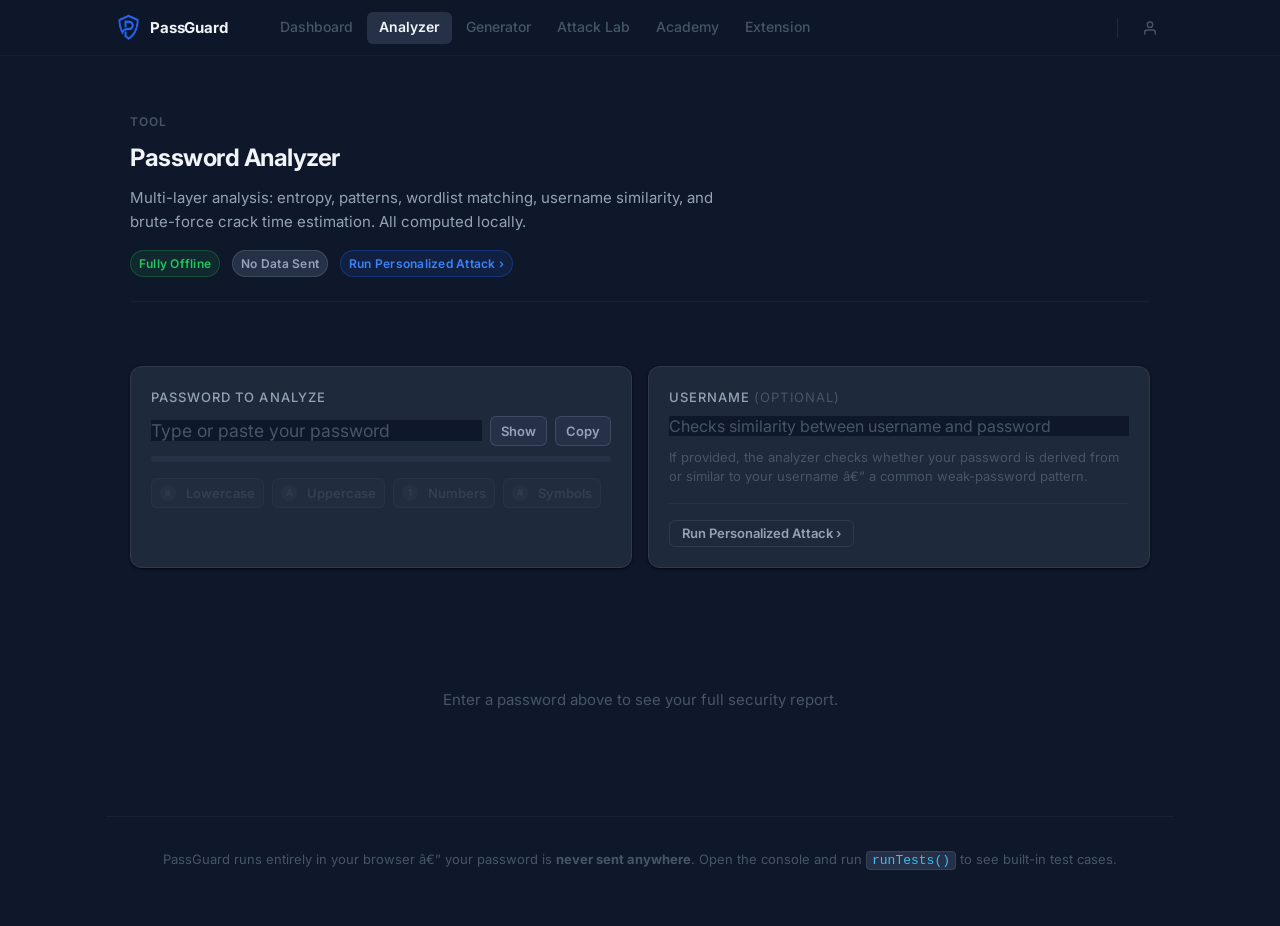
<file: app/analyzer.html>
﻿<!DOCTYPE html>
<html lang="en">
<head>
  <meta charset="UTF-8" />
  <meta name="viewport" content="width=device-width, initial-scale=1.0" />
  <meta name="description" content="Analyze your password's strength with entropy calculation, pattern detection, wordlist checks, username similarity, and brute-force time estimation. Fully offline." />
  <title>Password Analyzer â€” PassGuard</title>
  <link rel="icon" href="/app/favicon.png" type="image/png" />
  <link rel="apple-touch-icon" href="/app/passguard_icon.png" />
  <meta property="og:image" content="/app/passguard_logo.png" />
  <meta name="theme-color" content="#0F172A" />
  <link rel="stylesheet" href="platform.css" />
  <link rel="stylesheet" href="style.css?v=5" />
  <style>
    /* â”€â”€ Analyzer page overrides â”€â”€â”€â”€â”€â”€â”€â”€â”€â”€â”€â”€â”€â”€â”€â”€â”€â”€â”€â”€â”€â”€â”€â”€â”€â”€â”€â”€â”€â”€â”€
       These rules update style.css's neon palette to use
       the platform.css design tokens, keeping all JS class
       hooks intact while removing glow effects.
    â”€â”€â”€â”€â”€â”€â”€â”€â”€â”€â”€â”€â”€â”€â”€â”€â”€â”€â”€â”€â”€â”€â”€â”€â”€â”€â”€â”€â”€â”€â”€â”€â”€â”€â”€â”€â”€â”€â”€â”€â”€â”€â”€â”€â”€â”€â”€â”€â”€â”€â”€â”€â”€â”€â”€â”€â”€â”€ */

    /* Page wrapper â€” keep existing but update bg */
    .page-wrapper {
      background: var(--bg-base);
      color: var(--text-primary);
      padding-top: var(--nav-h);
    }

    /* Header hidden â€” replaced by pg-page-header */
    .site-header { display: none; }

    /* Input section */
    .input-section {
      max-width: var(--content-max);
      margin-inline: auto;
      padding-inline: var(--sp-6);
      padding-top: var(--sp-8);
    }

    /* Glass cards â€” update to platform tokens */
    .glass-card {
      background: var(--bg-surface);
      border: 1px solid var(--border);
      border-radius: var(--radius-lg);
      box-shadow: var(--shadow);
      /* Remove backdrop-filter: blur */
      backdrop-filter: none;
    }

    /* Input label */
    .input-label {
      font-size: 0.8125rem;
      font-weight: 500;
      color: var(--text-secondary);
      margin-bottom: var(--sp-2);
    }

    /* Password input */
    .password-field, .text-field {
      background: var(--bg-base);
      border-color: var(--border-medium);
      color: var(--text-primary);
      font-family: var(--font);
    }
    .password-field:focus, .text-field:focus {
      border-color: var(--brand);
      box-shadow: 0 0 0 3px rgba(37,99,235,0.15);
      outline: none;
    }

    /* Icon buttons */
    .icon-btn {
      background: var(--bg-raised);
      border: 1px solid var(--border-medium);
      color: var(--text-secondary);
      border-radius: var(--radius-sm);
      font-size: 0.8125rem;
      font-weight: 600;
      padding: 6px 10px;
      transition: color var(--dur), background var(--dur), border-color var(--dur);
    }
    .icon-btn:hover { color: var(--text-primary); background: var(--bg-overlay); }

    /* Strength bar */
    .strength-bar-track { background: var(--bg-raised); border-radius: 2px; }
    .strength-label { font-size: 0.875rem; font-weight: 600; color: var(--text-secondary); }

    /* Char indicators */
    .char-ind {
      background: var(--bg-raised);
      border: 1px solid var(--border);
      border-radius: var(--radius-sm);
      font-size: 0.8125rem;
      font-weight: 600;
      color: var(--text-muted);
      transition: all var(--dur);
    }
    .char-ind.active {
      background: var(--success-subtle);
      border-color: var(--success-border);
      color: var(--success);
      box-shadow: none; /* remove glow */
    }
    .char-ind.inactive { opacity: 0.5; }
    .ind-icon { margin-right: 4px; opacity: 0.9; }

    /* Results grid */
    .results-grid {
      max-width: var(--content-max);
      margin-inline: auto;
      padding-inline: var(--sp-6);
    }

    /* Score ring */
    #score-ring-bg   { fill: none; stroke: var(--bg-raised); stroke-width: 8; }
    #score-ring-fill {
      fill: none; stroke-width: 8;
      stroke-linecap: round;
      transform: rotate(-90deg);
      transform-origin: 50% 50%;
      transition: stroke-dashoffset 0.5s ease, stroke 0.4s;
    }
    .score-center { position: absolute; inset: 0; display: flex; flex-direction: column; align-items: center; justify-content: center; }
    #score-value  { font-size: 2rem; font-weight: 800; letter-spacing: -0.03em; font-variant-numeric: tabular-nums; }
    .score-max    { font-size: 0.75rem; color: var(--text-muted); font-weight: 600; }

    /* Score category */
    .score-category { font-size: 0.875rem; font-weight: 600; color: var(--text-secondary); text-align: center; margin-top: var(--sp-2); }

    /* Section title */
    .section-title {
      font-size: 0.6875rem;
      font-weight: 700;
      text-transform: uppercase;
      letter-spacing: 0.08em;
      color: var(--text-muted);
      margin-bottom: var(--sp-3);
      padding-bottom: var(--sp-2);
      border-bottom: 1px solid var(--border-subtle);
    }

    /* Breakdown bars */
    .breakdown-bar { margin-bottom: 8px; }
    .breakdown-label { display: flex; justify-content: space-between; margin-bottom: 3px; font-size: 0.8125rem; color: var(--text-secondary); }
    .breakdown-track { height: 4px; background: var(--bg-raised); border-radius: 2px; }
    .breakdown-fill  { height: 100%; border-radius: 2px; transition: width 0.4s ease, background 0.3s; }

    /* Stat cards */
    .stats-grid { display: grid; grid-template-columns: repeat(4,1fr); gap: var(--sp-3); margin-bottom: var(--sp-5); }
    .stat-card {
      background: var(--bg-surface);
      border: 1px solid var(--border);
      border-radius: var(--radius-md);
      padding: var(--sp-3) var(--sp-4);
      text-align: center;
    }
    .stat-label { font-size: 0.6875rem; font-weight: 700; text-transform: uppercase; letter-spacing: 0.06em; color: var(--text-muted); margin-bottom: 4px; }
    .stat-value { font-size: 1.25rem; font-weight: 800; color: var(--brand-hover); font-variant-numeric: tabular-nums; }

    /* Issues panel */
    .issues-panel {
      background: var(--bg-surface);
      border: 1px solid var(--border);
      border-radius: var(--radius-md);
      padding: var(--sp-4) var(--sp-5);
      margin-bottom: var(--sp-4);
    }
    .issues-header {
      font-size: 0.6875rem;
      font-weight: 700;
      text-transform: uppercase;
      letter-spacing: 0.08em;
      color: var(--text-muted);
      margin-bottom: var(--sp-3);
      padding-bottom: var(--sp-2);
      border-bottom: 1px solid var(--border-subtle);
    }
    .issues-list { display: flex; flex-wrap: wrap; gap: 5px; }
    .issue-item  {
      display: inline-flex; align-items: center; gap: 5px;
      padding: 4px 10px; border-radius: 20px; font-size: 0.8125rem; font-weight: 600;
      border: 1px solid transparent; cursor: default;
    }
    .issue-item::before { content:''; width:5px; height:5px; border-radius:50%; flex-shrink:0; }
    .issue-critical { background: var(--danger-subtle);  border-color: var(--danger-border);  color: #fca5a5; }
    .issue-critical::before { background: var(--danger); }
    .issue-warning  { background: var(--warning-subtle); border-color: var(--warning-border); color: #fcd34d; }
    .issue-warning::before  { background: var(--warning); }
    .issue-info     { background: var(--info-subtle);    border-color: var(--info-border);    color: #93c5fd; }
    .issue-info::before     { background: var(--info); }

    /* Crack time table */
    .crack-table { font-size: 0.875rem; }
    .crack-table th { font-size: 0.6875rem; font-weight: 700; text-transform: uppercase; letter-spacing: 0.06em; color: var(--text-muted); padding-bottom: var(--sp-2); }
    .crack-table td { color: var(--text-secondary); padding: 5px 0; border-bottom: 1px solid var(--border-subtle); }
    .crack-table tr:last-child td { border-bottom: none; }
    .crack-time-val { font-weight: 700; font-family: var(--font-mono); }
    .crack-danger   { color: var(--danger); }
    .crack-warning  { color: var(--warning); }
    .crack-moderate { color: #84cc16; }
    .crack-safe     { color: var(--success); }

    /* Suggestions */
    .suggestions-list { display: flex; flex-direction: column; gap: 6px; }
    .suggestion-item {
      display: flex; align-items: flex-start; gap: var(--sp-3);
      padding: var(--sp-3) var(--sp-4);
      background: var(--bg-raised);
      border: 1px solid var(--border);
      border-radius: var(--radius-md);
      font-size: 0.875rem; color: var(--text-secondary); line-height: 1.5;
    }
    .suggestion-item::before {
      content: '';
      width: 6px; height: 6px; border-radius: 50%;
      background: var(--brand); flex-shrink: 0; margin-top: 6px;
    }

    /* Empty state */
    .empty-state {
      text-align: center;
      padding: var(--sp-16);
      color: var(--text-muted);
      font-size: 0.9375rem;
    }
    .empty-icon { display: none; } /* remove neon icon, keep text */

    /* Personal attack section */
    .personal-attack-section { max-width: var(--content-max); margin-inline: auto; padding-inline: var(--sp-6); margin-top: var(--sp-6); }
    .section-heading { font-size: 1.125rem; font-weight: 700; color: var(--text-primary); margin-bottom: var(--sp-4); letter-spacing: -0.01em; }
    .personal-cta-card { padding: var(--sp-5); }
    .personal-cta-inner { display: flex; align-items: center; gap: var(--sp-5); flex-wrap: wrap; }
    .personal-cta-icon { display: none; } /* remove emoji icon */
    .personal-cta-title { font-size: 1rem; font-weight: 700; color: var(--text-primary); margin-bottom: var(--sp-1); }
    .personal-cta-desc  { font-size: 0.875rem; color: var(--text-secondary); line-height: 1.6; }
    .personal-cta-text  { flex: 1; }
    .btn-personal-run   { background: var(--bg-raised); border: 1px solid var(--border-medium); color: var(--text-primary); border-radius: var(--radius); padding: 9px 16px; font-size: 0.875rem; font-weight: 600; white-space: nowrap; transition: background var(--dur), border-color var(--dur); }
    .btn-personal-run:hover { background: var(--bg-overlay); border-color: rgba(255,255,255,0.18); }

    /* Personal form */
    .personal-form-card { padding: var(--sp-6); }
    .personal-form-header { display: flex; align-items: center; gap: var(--sp-4); margin-bottom: var(--sp-5); }
    .personal-form-icon { display: none; }
    .personal-form-title { font-size: 1rem; font-weight: 700; color: var(--text-primary); }
    .personal-form-subtitle { font-size: 0.8125rem; color: var(--text-secondary); margin-top: 2px; }
    .personal-form-grid { display: grid; grid-template-columns: repeat(auto-fill, minmax(200px,1fr)); gap: var(--sp-4); }
    .personal-field-group { display: flex; flex-direction: column; gap: 4px; }
    .personal-field-label { font-size: 0.8125rem; font-weight: 500; color: var(--text-secondary); }
    .personal-field-input {
      width: 100%; padding: 8px 10px;
      background: var(--bg-base); border: 1px solid var(--border-medium);
      border-radius: var(--radius); color: var(--text-primary);
      font-size: 0.875rem; font-family: var(--font); outline: none;
      transition: border-color var(--dur);
    }
    .personal-field-input:focus { border-color: var(--brand); box-shadow: 0 0 0 3px rgba(37,99,235,0.12); }
    .personal-field-date { color-scheme: dark; }
    .personal-form-actions { display: flex; gap: var(--sp-3); margin-top: var(--sp-5); }
    .personal-generate-btn { background: var(--brand); color: #fff; border: none; border-radius: var(--radius); padding: 9px 18px; font-size: 0.875rem; font-weight: 600; }
    .personal-generate-btn:hover { background: var(--brand-hover); }
    .btn-secondary { background: var(--bg-raised); border: 1px solid var(--border-medium); color: var(--text-primary); border-radius: var(--radius); padding: 9px 16px; font-size: 0.875rem; font-weight: 600; }
    .btn-secondary:hover { background: var(--bg-overlay); }

    /* Personal loading */
    .personal-loading-card { padding: var(--sp-8); }
    .personal-loading-inner { display: flex; align-items: center; gap: var(--sp-4); }
    .personal-spinner { width: 24px; height: 24px; border: 3px solid var(--border-medium); border-top-color: var(--brand); border-radius: 50%; animation: spin 0.8s linear infinite; flex-shrink: 0; }
    @keyframes spin { to { transform: rotate(360deg); } }
    .personal-loading-title { font-size: 0.9375rem; font-weight: 600; color: var(--text-primary); }
    .personal-loading-sub   { font-size: 0.8125rem; color: var(--text-secondary); margin-top: 2px; }

    /* Personal results */
    .personal-results-card { padding: var(--sp-5); }
    .personal-stats-row { display: grid; grid-template-columns: repeat(3,1fr); gap: var(--sp-3); margin-bottom: var(--sp-5); }
    .personal-stat-card { background: var(--bg-raised); border: 1px solid var(--border); border-radius: var(--radius-md); padding: var(--sp-4); text-align: center; }
    .personal-stat-label { font-size: 0.6875rem; font-weight: 700; text-transform: uppercase; letter-spacing: 0.06em; color: var(--text-muted); margin-bottom: 4px; }
    .personal-stat-value { font-size: 1.375rem; font-weight: 800; color: var(--text-primary); font-variant-numeric: tabular-nums; }
    .personal-stat-sub   { font-size: 0.75rem; color: var(--text-muted); margin-top: 2px; }
    .personal-score-section { margin-bottom: var(--sp-4); }
    .personal-score-header { display: flex; justify-content: space-between; align-items: baseline; margin-bottom: var(--sp-2); }
    .personal-score-label  { font-size: 0.8125rem; font-weight: 600; color: var(--text-secondary); }
    .personal-score-value  { font-size: 0.9375rem; font-weight: 800; font-variant-numeric: tabular-nums; }
    .personal-score-track  { height: 6px; background: var(--bg-raised); border-radius: 3px; overflow: hidden; }
    .personal-score-fill   { height: 100%; border-radius: 3px; transition: width 0.5s ease, background 0.3s; }
    .personal-risk-row   { display: flex; align-items: center; justify-content: space-between; padding: var(--sp-3) 0; border-bottom: 1px solid var(--border-subtle); margin-bottom: var(--sp-4); }
    .personal-risk-label { font-size: 0.8125rem; font-weight: 600; color: var(--text-secondary); }
    .personal-risk-badge { font-size: 0.75rem; font-weight: 800; letter-spacing: 0.04em; text-transform: uppercase; padding: 3px 10px; border-radius: 20px; border: 1px solid; }
    .personal-explanation-title { font-size: 0.6875rem; font-weight: 700; text-transform: uppercase; letter-spacing: 0.08em; color: var(--text-muted); margin-bottom: var(--sp-3); }
    .personal-explanation-list  { display: flex; flex-direction: column; gap: 5px; }
    .personal-explanation-list li { font-size: 0.875rem; color: var(--text-secondary); padding: var(--sp-2) var(--sp-3); background: var(--bg-raised); border-radius: var(--radius-sm); display: flex; align-items: flex-start; gap: var(--sp-2); }
    .personal-results-actions { display: flex; gap: var(--sp-3); margin-top: var(--sp-5); flex-wrap: wrap; }
    .btn-download-dict { background: var(--brand-subtle); border: 1px solid var(--brand-border); color: var(--brand-hover); border-radius: var(--radius); padding: 8px 14px; font-size: 0.8125rem; font-weight: 600; transition: background var(--dur); }
    .btn-download-dict:hover { background: rgba(37,99,235,0.2); }
    .personal-rerun-btn { font-size: 0.8125rem; }

    /* Risk badge colors */
    .risk-critical { background: var(--danger-subtle);  border-color: var(--danger-border);  color: var(--danger); }
    .risk-high     { background: var(--danger-subtle);  border-color: var(--danger-border);  color: #fca5a5; }
    .risk-medium   { background: var(--warning-subtle); border-color: var(--warning-border); color: var(--warning); }
    .risk-low      { background: var(--warning-subtle); border-color: var(--warning-border); color: #fcd34d; }
    .risk-none     { background: var(--success-subtle); border-color: var(--success-border); color: var(--success); }

    /* Site footer */
    .site-footer { max-width: var(--content-max); margin-inline: auto; padding-inline: var(--sp-6); padding-block: var(--sp-8); border-top: 1px solid var(--border-subtle); margin-top: var(--sp-10); font-size: 0.8125rem; color: var(--text-muted); }
    .site-footer code { font-size: 0.8125rem; }

    /* Hidden utility */
    .hidden { display: none !important; }

    /* Layout: 2-col on desktop */
    .az-layout {
      max-width: var(--content-max);
      margin-inline: auto;
      padding-inline: var(--sp-6);
      padding-top: var(--sp-6);
    }
    @media (max-width: 640px) {
      .stats-grid { grid-template-columns: repeat(2,1fr); }
      .personal-stats-row { grid-template-columns: repeat(2,1fr); }
    }
  </style>
</head>
<body>
<!-- nav injected by nav.js -->

<div class="page-wrapper">

  <!-- â”€â”€ Page header â”€â”€â”€â”€â”€â”€â”€â”€â”€â”€â”€â”€â”€â”€â”€â”€â”€â”€â”€â”€â”€â”€â”€â”€â”€â”€â”€â”€â”€â”€â”€â”€â”€â”€â”€â”€â”€â”€â”€â”€â”€â”€â”€ -->
  <div class="az-layout">
    <div class="pg-page-header">
      <div class="pg-page-header__eyebrow">Tool</div>
      <div class="pg-page-header__title">Password Analyzer</div>
      <div class="pg-page-header__desc">
        Multi-layer analysis: entropy, patterns, wordlist matching, username similarity, and brute-force crack time estimation. All computed locally.
      </div>
      <div class="pg-page-header__meta">
        <span class="pg-badge pg-badge--success">Fully Offline</span>
        <span class="pg-badge pg-badge--neutral">No Data Sent</span>
        <a href="/app/attack-lab.html" class="pg-badge pg-badge--brand" style="text-decoration:none">Run Personalized Attack &rsaquo;</a>
      </div>
    </div>
  </div>

  <!-- â”€â”€ Input section â”€â”€â”€â”€â”€â”€â”€â”€â”€â”€â”€â”€â”€â”€â”€â”€â”€â”€â”€â”€â”€â”€â”€â”€â”€â”€â”€â”€â”€â”€â”€â”€â”€â”€â”€â”€â”€â”€â”€â”€â”€ -->
  <section class="input-section" aria-label="Password input">

    <div style="display:grid; grid-template-columns:1fr 1fr; gap:var(--sp-4);">

      <!-- Password card -->
      <div class="glass-card" style="padding:var(--sp-5)">
        <label class="input-label" for="password-input">Password to Analyze</label>
        <div class="input-row">
          <input
            type="password"
            id="password-input"
            class="password-field"
            placeholder="Type or paste your password"
            autocomplete="off"
            autocorrect="off"
            autocapitalize="off"
            spellcheck="false"
          />
          <button class="icon-btn" id="toggle-visibility" aria-label="Toggle password visibility">Show</button>
          <button class="icon-btn" id="copy-btn" aria-label="Copy password">Copy</button>
        </div>

        <div class="strength-bar-track" role="progressbar" aria-label="Password strength" style="margin-top:10px">
          <div id="strength-bar"></div>
        </div>
        <div class="strength-label-row" style="margin-top:4px">
          <span id="strength-label" class="strength-label"></span>
        </div>

        <!-- Char class indicators -->
        <div class="char-indicators" aria-label="Character class checklist" style="margin-top:var(--sp-3)">
          <div class="char-ind inactive" id="ind-lower"><span class="ind-icon">a</span>Lowercase</div>
          <div class="char-ind inactive" id="ind-upper"><span class="ind-icon">A</span>Uppercase</div>
          <div class="char-ind inactive" id="ind-digit"><span class="ind-icon">1</span>Numbers</div>
          <div class="char-ind inactive" id="ind-symbol"><span class="ind-icon">#</span>Symbols</div>
        </div>
      </div>

      <!-- Username card -->
      <div class="glass-card" style="padding:var(--sp-5)">
        <label class="input-label" for="username-input">Username <span style="color:var(--text-muted);font-weight:400">(optional)</span></label>
        <div class="input-row">
          <input
            type="text"
            id="username-input"
            class="text-field"
            placeholder="Checks similarity between username and password"
            autocomplete="off"
            spellcheck="false"
          />
        </div>
        <p style="margin-top:var(--sp-3);font-size:0.8125rem;color:var(--text-muted);line-height:1.5">
          If provided, the analyzer checks whether your password is derived from or similar to your username â€” a common weak-password pattern.
        </p>
        <div style="margin-top:var(--sp-4);padding-top:var(--sp-4);border-top:1px solid var(--border-subtle)">
          <a href="/app/attack-lab.html" class="pg-btn pg-btn--ghost pg-btn--sm">
            Run Personalized Attack &rsaquo;
          </a>
        </div>
      </div>

    </div>

  </section>

  <!-- â”€â”€ Empty state â”€â”€â”€â”€â”€â”€â”€â”€â”€â”€â”€â”€â”€â”€â”€â”€â”€â”€â”€â”€â”€â”€â”€â”€â”€â”€â”€â”€â”€â”€â”€â”€â”€â”€â”€â”€â”€â”€â”€â”€â”€â”€â”€ -->
  <div id="empty-state" class="az-layout" aria-live="polite">
    <div class="empty-state" style="padding:var(--sp-16);text-align:center;color:var(--text-muted)">
      <div class="empty-icon"></div>
      <p style="font-size:0.9375rem">Enter a password above to see your full security report.</p>
    </div>
  </div>

  <!-- â”€â”€ Results â”€â”€â”€â”€â”€â”€â”€â”€â”€â”€â”€â”€â”€â”€â”€â”€â”€â”€â”€â”€â”€â”€â”€â”€â”€â”€â”€â”€â”€â”€â”€â”€â”€â”€â”€â”€â”€â”€â”€â”€â”€â”€â”€â”€â”€â”€â”€ -->
  <section id="results-panel" class="hidden az-layout" aria-live="polite" aria-label="Analysis results">

    <!-- Row 1: Score ring + Breakdown -->
    <div class="results-grid" style="padding:0;max-width:none">
      <div>
        <!-- Score card -->
        <div class="glass-card score-card" style="padding:var(--sp-6)">
          <div class="score-ring-wrap" role="img" aria-label="Password score ring">
            <svg width="160" height="160" viewBox="0 0 120 120">
              <circle id="score-ring-bg"   cx="60" cy="60" r="54" />
              <circle id="score-ring-fill" cx="60" cy="60" r="54" />
            </svg>
            <div class="score-center">
              <span id="score-value" aria-label="Score">0</span>
              <span class="score-max">/100</span>
            </div>
          </div>
          <div id="score-category" class="score-category"></div>

          <div class="section-title" style="margin-top:var(--sp-5)">Score Breakdown</div>
          <div id="breakdown-bars"></div>
        </div>
      </div>

      <!-- Right: stats, issues, crack time, suggestions -->
      <div>
        <!-- Stat cards -->
        <div class="stats-grid" aria-label="Password statistics">
          <div class="stat-card">
            <div class="stat-label">Length</div>
            <div class="stat-value" id="stat-length"></div>
          </div>
          <div class="stat-card">
            <div class="stat-label">Entropy</div>
            <div class="stat-value" id="stat-entropy"></div>
          </div>
          <div class="stat-card">
            <div class="stat-label">Charset</div>
            <div class="stat-value" id="stat-charset"></div>
          </div>
          <div class="stat-card">
            <div class="stat-label">Variety</div>
            <div class="stat-value" id="stat-variety"></div>
          </div>
        </div>

        <!-- Issues -->
        <div id="issues-panel" class="issues-panel hidden" role="alert" aria-label="Security issues">
          <div class="issues-header">Issues Found</div>
          <ul id="issues-list" class="issues-list"></ul>
        </div>

        <!-- Crack times -->
        <div class="glass-card" style="padding:var(--sp-5); margin-bottom:var(--sp-4)">
          <div class="section-title">Estimated Crack Time</div>
          <table class="crack-table" aria-label="Brute-force crack time estimates">
            <thead>
              <tr>
                <th>Attack Scenario</th>
                <th style="text-align:right">Est. Time</th>
              </tr>
            </thead>
            <tbody id="crack-time-body"></tbody>
          </table>
        </div>

        <!-- Suggestions -->
        <div class="glass-card" style="padding:var(--sp-5)">
          <div class="section-title">Recommendations</div>
          <div id="suggestions-list" class="suggestions-list"></div>
        </div>
      </div>
    </div>
  </section>

  <!-- â”€â”€ Personalized Attack section â”€â”€â”€â”€â”€â”€â”€â”€â”€â”€â”€â”€â”€â”€â”€â”€â”€â”€â”€â”€â”€â”€â”€â”€â”€â”€â”€
       All IDs preserved so app.js continues to work.
       Visually redesigned but functionally identical.
  â”€â”€â”€â”€â”€â”€â”€â”€â”€â”€â”€â”€â”€â”€â”€â”€â”€â”€â”€â”€â”€â”€â”€â”€â”€â”€â”€â”€â”€â”€â”€â”€â”€â”€â”€â”€â”€â”€â”€â”€â”€â”€â”€â”€â”€â”€â”€â”€â”€â”€â”€â”€â”€â”€â”€â”€â”€â”€â”€ -->
  <section id="personal-attack-section" class="hidden personal-attack-section" aria-label="Personalized attack analysis">

    <h2 class="section-heading">Personalized Attack Analysis</h2>

    <!-- CTA card -->
    <div id="personal-cta-card" class="glass-card personal-cta-card">
      <div class="personal-cta-inner">
        <div class="personal-cta-icon" aria-hidden="true"></div>
        <div class="personal-cta-text">
          <div class="personal-cta-title">Simulate a Targeted Attack</div>
          <p class="personal-cta-desc">
            Test your password against a personalized dictionary generated from information someone
            who knows you might use â€” names, birthdays, pets, and more.
            All fields are optional. Nothing is sent anywhere.
          </p>
        </div>
        <button id="show-personal-form-btn" class="btn-personal-run" aria-label="Run advanced personalized analysis">
          Run Advanced Analysis
        </button>
        <a href="/app/attack-lab.html" class="pg-btn pg-btn--ghost pg-btn--sm">Full Attack Lab &rsaquo;</a>
      </div>
    </div>

    <!-- Profile form -->
    <div id="personal-form-card" class="glass-card hidden personal-form-card">
      <div class="personal-form-header">
        <span class="personal-form-icon" aria-hidden="true"></span>
        <div>
          <div class="personal-form-title">Personal Information</div>
          <div class="personal-form-subtitle">All fields are optional â€” fill in what you know.</div>
        </div>
      </div>

      <div class="personal-form-grid">
        <div class="personal-field-group">
          <label class="personal-field-label" for="pa-first-name">First Name</label>
          <input type="text" id="pa-first-name" class="personal-field-input" placeholder="e.g. Sanskar" autocomplete="off" spellcheck="false" />
        </div>
        <div class="personal-field-group">
          <label class="personal-field-label" for="pa-last-name">Last Name</label>
          <input type="text" id="pa-last-name" class="personal-field-input" placeholder="e.g. Phougat" autocomplete="off" spellcheck="false" />
        </div>
        <div class="personal-field-group">
          <label class="personal-field-label" for="pa-nickname">Nickname</label>
          <input type="text" id="pa-nickname" class="personal-field-input" placeholder="e.g. Sandy" autocomplete="off" spellcheck="false" />
        </div>
        <div class="personal-field-group">
          <label class="personal-field-label" for="pa-username">Username</label>
          <input type="text" id="pa-username" class="personal-field-input" placeholder="e.g. sanskar_01" autocomplete="off" spellcheck="false" />
        </div>
        <div class="personal-field-group">
          <label class="personal-field-label" for="pa-dob">Date of Birth</label>
          <input type="date" id="pa-dob" class="personal-field-input personal-field-date" />
        </div>
        <div class="personal-field-group">
          <label class="personal-field-label" for="pa-partner">Partner's Name</label>
          <input type="text" id="pa-partner" class="personal-field-input" placeholder="e.g. Priya" autocomplete="off" spellcheck="false" />
        </div>
        <div class="personal-field-group">
          <label class="personal-field-label" for="pa-pet">Pet's Name</label>
          <input type="text" id="pa-pet" class="personal-field-input" placeholder="e.g. Bruno" autocomplete="off" spellcheck="false" />
        </div>
        <div class="personal-field-group">
          <label class="personal-field-label" for="pa-company">Company Name</label>
          <input type="text" id="pa-company" class="personal-field-input" placeholder="e.g. TechCorp" autocomplete="off" spellcheck="false" />
        </div>
      </div>

      <div class="personal-form-actions">
        <button id="run-personal-analysis-btn" class="btn-primary personal-generate-btn" aria-label="Generate dictionary and analyse">
          Generate &amp; Analyze
        </button>
        <button id="cancel-personal-btn" class="btn-secondary" aria-label="Cancel">Cancel</button>
      </div>
    </div>

    <!-- Loading -->
    <div id="personal-loading-card" class="glass-card hidden personal-loading-card" aria-live="polite">
      <div class="personal-loading-inner">
        <div class="personal-spinner"></div>
        <div class="personal-loading-text">
          <div class="personal-loading-title">Generating personalized dictionary</div>
          <div class="personal-loading-sub">Analyzing name combinations, dates, and patterns</div>
        </div>
      </div>
    </div>

    <!-- Results -->
    <div id="personal-results-card" class="glass-card hidden personal-results-card" aria-live="polite">

      <div class="personal-stats-row">
        <div class="personal-stat-card">
          <div class="personal-stat-label">Dictionary Size</div>
          <div class="personal-stat-value" id="pa-dict-size"></div>
          <div class="personal-stat-sub">passwords generated</div>
        </div>
        <div class="personal-stat-card" id="pa-found-card">
          <div class="personal-stat-label">Password Found</div>
          <div class="personal-stat-value" id="pa-found"></div>
          <div class="personal-stat-sub" id="pa-found-sub">in dictionary</div>
        </div>
        <div class="personal-stat-card" id="pa-rank-card">
          <div class="personal-stat-label">Attack Rank</div>
          <div class="personal-stat-value" id="pa-rank"></div>
          <div class="personal-stat-sub">guess number</div>
        </div>
      </div>

      <div class="personal-score-section">
        <div class="personal-score-header">
          <span class="personal-score-label">Personalized Attack Resistance</span>
          <span class="personal-score-value" id="pa-score-value"></span>
        </div>
        <div class="personal-score-track" role="progressbar" aria-label="Personal attack resistance score">
          <div class="personal-score-fill" id="pa-score-fill"></div>
        </div>
      </div>

      <div class="personal-risk-row">
        <span class="personal-risk-label">Risk Level</span>
        <span class="personal-risk-badge" id="pa-risk-badge"></span>
      </div>

      <div class="personal-explanation" id="pa-explanation">
        <div class="personal-explanation-title">Analysis Details</div>
        <ul class="personal-explanation-list" id="pa-explanation-list"></ul>
      </div>

      <div class="personal-results-actions">
        <button id="download-dict-btn" class="btn-download-dict" aria-label="Download personalized dictionary">
          Download Dictionary
        </button>
        <button id="rerun-personal-btn" class="btn-secondary personal-rerun-btn" aria-label="Edit profile and re-run">
          Edit &amp; Re-run
        </button>
        <a href="/app/attack-lab.html" class="pg-btn pg-btn--ghost pg-btn--sm">Open Full Attack Lab &rsaquo;</a>
      </div>
    </div>

  </section>

  <!-- â”€â”€ Footer â”€â”€â”€â”€â”€â”€â”€â”€â”€â”€â”€â”€â”€â”€â”€â”€â”€â”€â”€â”€â”€â”€â”€â”€â”€â”€â”€â”€â”€â”€â”€â”€â”€â”€â”€â”€â”€â”€â”€â”€â”€â”€â”€â”€â”€â”€â”€ -->
  <footer class="site-footer" aria-label="Page footer">
    <p>
      PassGuard runs entirely in your browser â€” your password is <strong>never sent anywhere</strong>.
      Open the console and run <code>runTests()</code> to see built-in test cases.
    </p>
  </footer>

  <!-- Hidden legacy generator stubs â€” app.js queries these -->
  <input type="hidden" id="gen-length"        value="20" />
  <input type="hidden" id="gen-lower"         />
  <input type="hidden" id="gen-upper"         />
  <input type="hidden" id="gen-digits"        />
  <input type="hidden" id="gen-symbols"       />
  <textarea id="gen-output"         style="display:none" readonly></textarea>
  <button   id="gen-btn"            style="display:none"></button>
  <button   id="gen-copy-btn"       style="display:none"></button>
  <button   id="gen-use-btn"        style="display:none"></button>
  <span     id="gen-length-display" style="display:none"></span>

</div><!-- /page-wrapper -->

<script type="module">
  import { inject } from './nav.js';
  inject();
</script>
<script type="module" src="app.js"></script>

</body>
</html>
</file>
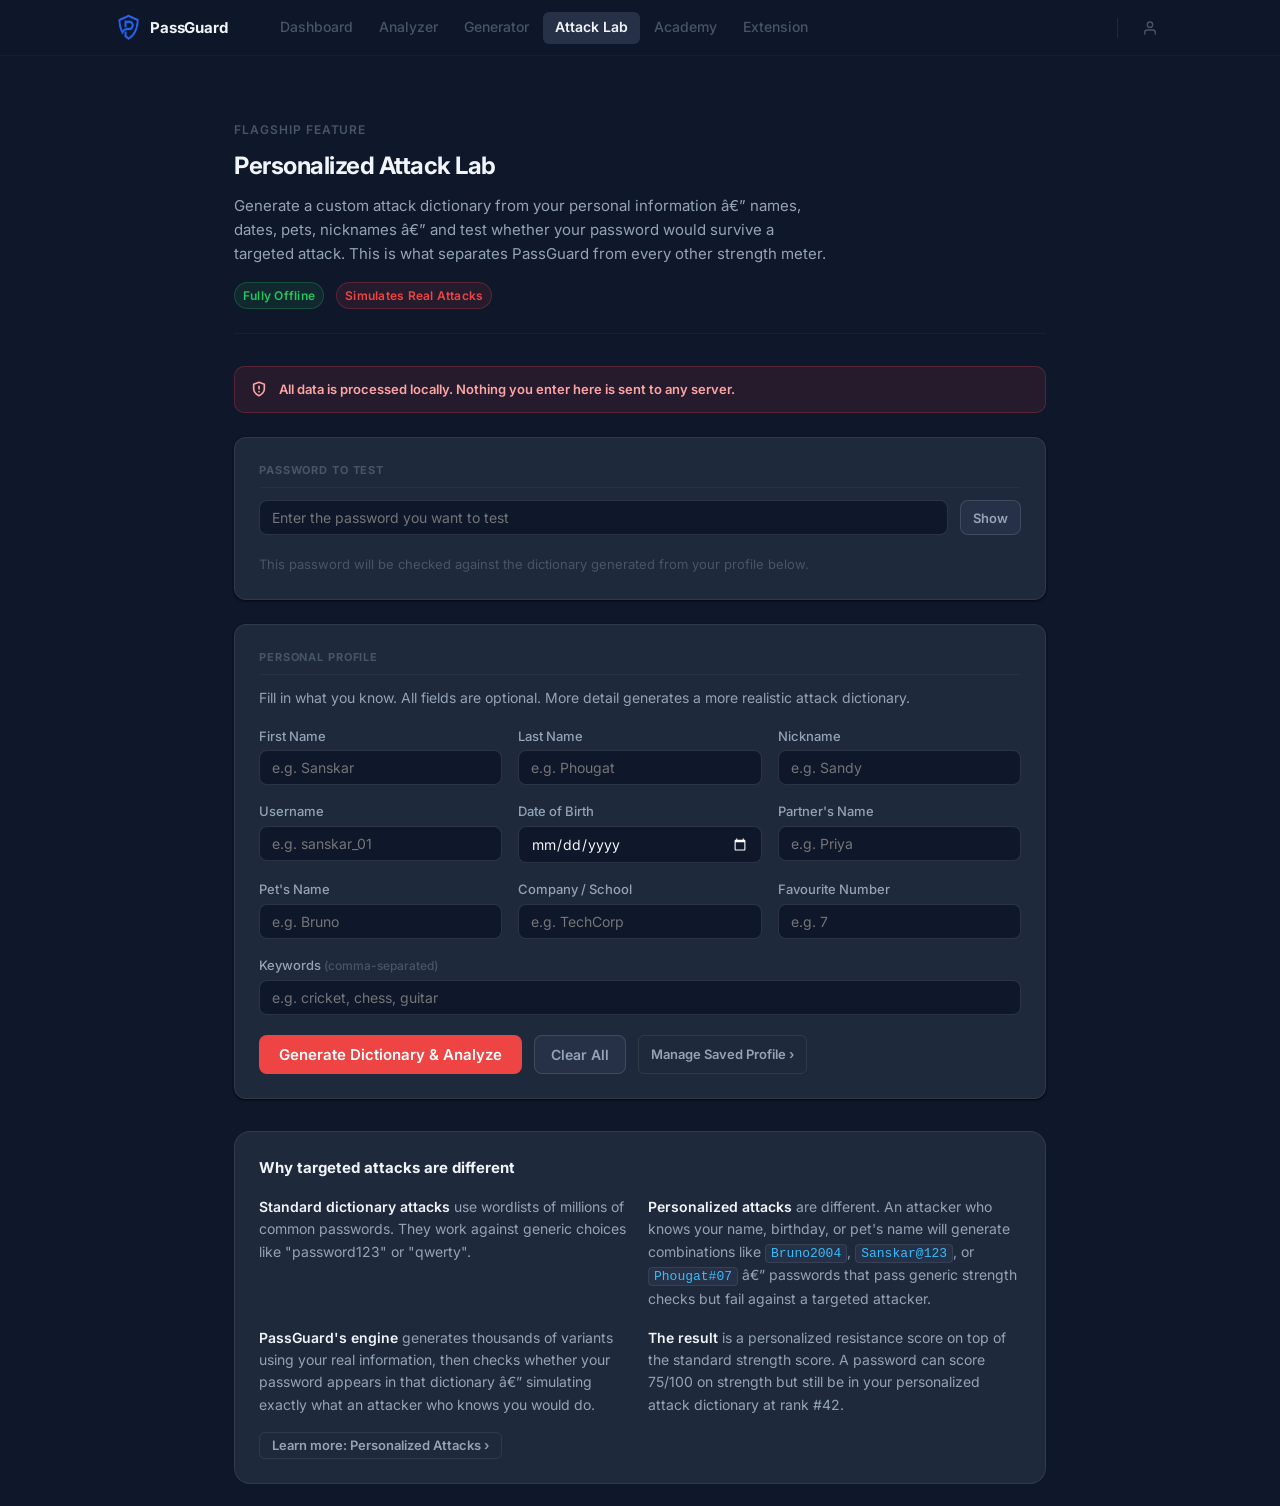
<file: app/attack-lab.html>
﻿<!DOCTYPE html>
<html lang="en">
<head>
  <meta charset="UTF-8" />
  <meta name="viewport" content="width=device-width, initial-scale=1.0" />
  <meta name="description" content="Personalized Attack Lab â€” generate a custom attack dictionary from your personal information and test your password's resistance to targeted attacks." />
  <title>Personalized Attack Lab â€” PassGuard</title>
  <link rel="icon" href="/app/favicon.png" type="image/png" />
  <link rel="apple-touch-icon" href="/app/passguard_icon.png" />
  <meta property="og:image" content="/app/passguard_logo.png" />
  <meta name="theme-color" content="#0F172A" />
  <link rel="stylesheet" href="platform.css" />
  <link rel="stylesheet" href="style.css?v=5" />
  <style>
    .page-wrapper { background: var(--bg-base); color: var(--text-primary); padding-top: var(--nav-h); }
    .site-header, .sg-section, #smart-generator, .site-footer { display: none; }
    .al-wrap { max-width: 860px; margin-inline: auto; padding-inline: var(--sp-6); }

    /* Warning banner */
    .al-flag {
      background: var(--danger-subtle);
      border: 1px solid var(--danger-border);
      border-radius: var(--radius-md);
      padding: var(--sp-3) var(--sp-4);
      display: flex; align-items: center; gap: var(--sp-3);
      font-size: 0.8125rem; color: #fca5a5; font-weight: 600;
      margin-bottom: var(--sp-6);
    }

    /* Form grid */
    .al-form-grid { display: grid; grid-template-columns: repeat(auto-fill, minmax(200px,1fr)); gap: var(--sp-4); margin-bottom: var(--sp-5); }
    .al-field { display: flex; flex-direction: column; gap: 4px; }
    .al-label { font-size: 0.8125rem; font-weight: 500; color: var(--text-secondary); }
    .al-hint  { font-size: 0.75rem; color: var(--text-muted); }
    .al-input {
      width: 100%; padding: 8px 12px;
      background: var(--bg-base); border: 1px solid var(--border-medium);
      border-radius: var(--radius); color: var(--text-primary);
      font-size: 0.875rem; font-family: var(--font); outline: none;
      transition: border-color var(--dur);
    }
    .al-input:focus { border-color: var(--brand); box-shadow: 0 0 0 3px rgba(37,99,235,0.12); }
    .al-input[type="date"] { color-scheme: dark; }

    /* Password test row */
    .al-pw-row { display: flex; gap: var(--sp-3); margin-bottom: var(--sp-5); }
    .al-pw-input { flex: 1; }
    .al-pw-toggle {
      background: var(--bg-raised); border: 1px solid var(--border-medium);
      color: var(--text-secondary); border-radius: var(--radius); padding: 8px 12px;
      font-size: 0.8125rem; font-weight: 600; font-family: var(--font); cursor: pointer;
      white-space: nowrap; transition: background var(--dur);
    }
    .al-pw-toggle:hover { background: var(--bg-overlay); color: var(--text-primary); }

    /* Actions */
    .al-actions { display: flex; gap: var(--sp-3); flex-wrap: wrap; }
    .al-btn-run {
      background: var(--danger); color: #fff; border: none;
      border-radius: var(--radius); padding: 10px 20px;
      font-size: 0.9375rem; font-weight: 600; font-family: var(--font); cursor: pointer;
      transition: background var(--dur);
    }
    .al-btn-run:hover { background: #dc2626; }
    .al-btn-clear {
      background: var(--bg-raised); border: 1px solid var(--border-medium);
      color: var(--text-secondary); border-radius: var(--radius); padding: 10px 16px;
      font-size: 0.875rem; font-weight: 600; font-family: var(--font); cursor: pointer;
      transition: background var(--dur);
    }
    .al-btn-clear:hover { background: var(--bg-overlay); color: var(--text-primary); }

    /* Loading */
    .al-spinner { width: 24px; height: 24px; border: 3px solid var(--border-medium); border-top-color: var(--danger); border-radius: 50%; animation: spin 0.8s linear infinite; flex-shrink: 0; }
    @keyframes spin { to { transform: rotate(360deg); } }

    /* Results */
    .al-stats-grid { display: grid; grid-template-columns: repeat(3,1fr); gap: var(--sp-3); margin-bottom: var(--sp-6); }
    .al-stat { background: var(--bg-raised); border: 1px solid var(--border); border-radius: var(--radius-md); padding: var(--sp-4); text-align: center; }
    .al-stat__val   { font-size: 1.5rem; font-weight: 800; color: var(--text-primary); font-variant-numeric: tabular-nums; line-height: 1.1; }
    .al-stat__label { font-size: 0.6875rem; font-weight: 700; text-transform: uppercase; letter-spacing: 0.06em; color: var(--text-muted); margin-top: 4px; }
    .al-stat__sub   { font-size: 0.75rem; color: var(--text-muted); margin-top: 2px; }
    .al-stat--danger  { border-color: var(--danger-border); }
    .al-stat--danger .al-stat__val { color: var(--danger); }
    .al-stat--success { border-color: var(--success-border); }
    .al-stat--success .al-stat__val { color: var(--success); }

    /* Score bar */
    .al-score-header { display: flex; justify-content: space-between; align-items: baseline; margin-bottom: var(--sp-2); font-size: 0.875rem; }
    .al-score-label  { font-weight: 600; color: var(--text-secondary); }
    .al-score-value  { font-weight: 800; font-variant-numeric: tabular-nums; }
    .al-score-track  { height: 6px; background: var(--bg-raised); border-radius: 3px; overflow: hidden; margin-bottom: var(--sp-4); }
    .al-score-fill   { height: 100%; border-radius: 3px; transition: width 0.5s ease, background 0.3s; }

    /* Risk badge */
    .al-risk-row   { display: flex; align-items: center; justify-content: space-between; padding: var(--sp-3) 0; border-bottom: 1px solid var(--border-subtle); margin-bottom: var(--sp-5); }
    .al-risk-label { font-size: 0.875rem; font-weight: 600; color: var(--text-secondary); }
    .al-risk-badge { font-size: 0.75rem; font-weight: 800; letter-spacing: 0.06em; text-transform: uppercase; padding: 4px 12px; border-radius: 20px; border: 1px solid; }
    .al-risk--critical { background: var(--danger-subtle); border-color: var(--danger-border); color: var(--danger); }
    .al-risk--high     { background: var(--danger-subtle); border-color: var(--danger-border); color: #fca5a5; }
    .al-risk--medium   { background: var(--warning-subtle); border-color: var(--warning-border); color: var(--warning); }
    .al-risk--low      { background: var(--warning-subtle); border-color: var(--warning-border); color: #fcd34d; }
    .al-risk--none     { background: var(--success-subtle); border-color: var(--success-border); color: var(--success); }

    /* Attack flow diagram */
    .al-flow { display: flex; align-items: center; gap: var(--sp-2); overflow-x: auto; padding: var(--sp-4); background: var(--bg-raised); border-radius: var(--radius-md); border: 1px solid var(--border); margin-bottom: var(--sp-6); }
    .al-flow-node { flex-shrink: 0; padding: var(--sp-2) var(--sp-3); background: var(--bg-surface); border: 1px solid var(--border); border-radius: var(--radius-sm); font-size: 0.75rem; font-weight: 600; color: var(--text-secondary); text-align: center; }
    .al-flow-arrow { flex-shrink: 0; color: var(--text-muted); font-size: 1rem; }
    .al-flow-node--match { border-color: var(--danger-border); background: var(--danger-subtle); color: #fca5a5; }
    .al-flow-node--safe  { border-color: var(--success-border); background: var(--success-subtle); color: var(--success); }

    /* Explanation list */
    .al-explanation-list { display: flex; flex-direction: column; gap: 5px; }
    .al-explanation-list li {
      font-size: 0.875rem; color: var(--text-secondary); line-height: 1.5;
      padding: var(--sp-2) var(--sp-3);
      background: var(--bg-raised); border-radius: var(--radius-sm);
      display: flex; align-items: flex-start; gap: var(--sp-2);
    }

    /* Download / actions */
    .al-result-actions { display: flex; gap: var(--sp-3); margin-top: var(--sp-5); flex-wrap: wrap; }
    .al-btn-download {
      background: var(--brand-subtle); border: 1px solid var(--brand-border);
      color: var(--brand-hover); border-radius: var(--radius); padding: 8px 14px;
      font-size: 0.8125rem; font-weight: 600; font-family: var(--font); cursor: pointer;
      transition: background var(--dur);
    }
    .al-btn-download:hover { background: rgba(37,99,235,0.2); }

    /* Education box */
    .al-edu { background: var(--bg-surface); border: 1px solid var(--border); border-radius: var(--radius-xl); padding: var(--sp-6); margin-top: var(--sp-8); }
    .al-edu-title { font-size: 0.9375rem; font-weight: 700; color: var(--text-primary); margin-bottom: var(--sp-4); }
    .al-edu-grid  { display: grid; grid-template-columns: 1fr 1fr; gap: var(--sp-4); }
    .al-edu-point { font-size: 0.875rem; color: var(--text-secondary); line-height: 1.6; }
    .al-edu-point strong { color: var(--text-primary); font-weight: 600; }

    .hidden { display: none !important; }

    @media (max-width: 640px) {
      .al-stats-grid { grid-template-columns: repeat(2,1fr); }
      .al-edu-grid   { grid-template-columns: 1fr; }
    }
  </style>
</head>
<body>

<div class="page-wrapper">

  <div class="al-wrap" style="padding-top:var(--sp-8)">

    <!-- Page header -->
    <div class="pg-page-header">
      <div class="pg-page-header__eyebrow">Flagship Feature</div>
      <div class="pg-page-header__title">Personalized Attack Lab</div>
      <div class="pg-page-header__desc">
        Generate a custom attack dictionary from your personal information â€” names, dates, pets, nicknames â€”
        and test whether your password would survive a targeted attack. This is what separates PassGuard from every other strength meter.
      </div>
      <div class="pg-page-header__meta">
        <span class="pg-badge pg-badge--success">Fully Offline</span>
        <span class="pg-badge pg-badge--danger">Simulates Real Attacks</span>
      </div>
    </div>

    <!-- â”€â”€ Attack flag â”€â”€â”€â”€â”€â”€â”€â”€â”€â”€â”€â”€â”€â”€â”€â”€â”€â”€â”€â”€â”€â”€â”€â”€â”€â”€â”€â”€â”€â”€â”€â”€â”€â”€â”€ -->
    <div class="al-flag" role="note">
      <svg width="16" height="16" viewBox="0 0 24 24" fill="none" stroke="currentColor" stroke-width="2.5" stroke-linecap="round" stroke-linejoin="round" aria-hidden="true"><path d="M12 22s8-4 8-10V5l-8-3-8 3v7c0 6 8 10 8 10z"/><line x1="12" y1="8" x2="12" y2="12"/><line x1="12" y1="16" x2="12.01" y2="16"/></svg>
      All data is processed locally. Nothing you enter here is sent to any server.
    </div>

    <!-- â”€â”€ Password input â”€â”€â”€â”€â”€â”€â”€â”€â”€â”€â”€â”€â”€â”€â”€â”€â”€â”€â”€â”€â”€â”€â”€â”€â”€â”€â”€â”€â”€â”€â”€â”€ -->
    <div class="pg-card pg-mb-6" id="al-pw-section">
      <div class="pg-section-title">Password to Test</div>
      <div class="al-pw-row">
        <input
          type="password"
          id="al-password-input"
          class="al-input al-pw-input"
          placeholder="Enter the password you want to test"
          autocomplete="off"
          spellcheck="false"
        />
        <button class="al-pw-toggle" id="al-toggle-vis">Show</button>
      </div>
      <p class="pg-caption">This password will be checked against the dictionary generated from your profile below.</p>
    </div>

    <!-- â”€â”€ Profile form â”€â”€â”€â”€â”€â”€â”€â”€â”€â”€â”€â”€â”€â”€â”€â”€â”€â”€â”€â”€â”€â”€â”€â”€â”€â”€â”€â”€â”€â”€â”€â”€â”€â”€ -->
    <div class="pg-card pg-mb-6">
      <div class="pg-section-title">Personal Profile</div>
      <p class="pg-body-sm pg-mb-4">Fill in what you know. All fields are optional. More detail generates a more realistic attack dictionary.</p>

      <div class="al-form-grid">
        <div class="al-field">
          <label class="al-label" for="al-first-name">First Name</label>
          <input type="text" id="al-first-name" class="al-input" placeholder="e.g. Sanskar" autocomplete="off" spellcheck="false" />
        </div>
        <div class="al-field">
          <label class="al-label" for="al-last-name">Last Name</label>
          <input type="text" id="al-last-name" class="al-input" placeholder="e.g. Phougat" autocomplete="off" spellcheck="false" />
        </div>
        <div class="al-field">
          <label class="al-label" for="al-nickname">Nickname</label>
          <input type="text" id="al-nickname" class="al-input" placeholder="e.g. Sandy" autocomplete="off" spellcheck="false" />
        </div>
        <div class="al-field">
          <label class="al-label" for="al-username">Username</label>
          <input type="text" id="al-username" class="al-input" placeholder="e.g. sanskar_01" autocomplete="off" spellcheck="false" />
        </div>
        <div class="al-field">
          <label class="al-label" for="al-dob">Date of Birth</label>
          <input type="date" id="al-dob" class="al-input" />
        </div>
        <div class="al-field">
          <label class="al-label" for="al-partner">Partner's Name</label>
          <input type="text" id="al-partner" class="al-input" placeholder="e.g. Priya" autocomplete="off" spellcheck="false" />
        </div>
        <div class="al-field">
          <label class="al-label" for="al-pet">Pet's Name</label>
          <input type="text" id="al-pet" class="al-input" placeholder="e.g. Bruno" autocomplete="off" spellcheck="false" />
        </div>
        <div class="al-field">
          <label class="al-label" for="al-company">Company / School</label>
          <input type="text" id="al-company" class="al-input" placeholder="e.g. TechCorp" autocomplete="off" spellcheck="false" />
        </div>
        <div class="al-field">
          <label class="al-label" for="al-fav-num">Favourite Number</label>
          <input type="text" id="al-fav-num" class="al-input" placeholder="e.g. 7" autocomplete="off" spellcheck="false" />
        </div>
        <div class="al-field" style="grid-column:1/-1">
          <label class="al-label" for="al-keywords">Keywords <span class="al-hint">(comma-separated)</span></label>
          <input type="text" id="al-keywords" class="al-input" placeholder="e.g. cricket, chess, guitar" autocomplete="off" spellcheck="false" />
        </div>
      </div>

      <div class="al-actions">
        <button class="al-btn-run" id="al-run-btn">Generate Dictionary &amp; Analyze</button>
        <button class="al-btn-clear" id="al-clear-btn">Clear All</button>
        <a href="/app/profile.html" class="pg-btn pg-btn--ghost pg-btn--sm">Manage Saved Profile &rsaquo;</a>
      </div>
    </div>

    <!-- â”€â”€ Loading â”€â”€â”€â”€â”€â”€â”€â”€â”€â”€â”€â”€â”€â”€â”€â”€â”€â”€â”€â”€â”€â”€â”€â”€â”€â”€â”€â”€â”€â”€â”€â”€â”€â”€â”€â”€â”€â”€â”€ -->
    <div class="pg-card hidden" id="al-loading" aria-live="polite">
      <div style="display:flex;align-items:center;gap:var(--sp-4);padding:var(--sp-4)">
        <div class="al-spinner"></div>
        <div>
          <div style="font-size:0.9375rem;font-weight:600;color:var(--text-primary)" id="al-loading-title">Generating personalized dictionary</div>
          <div style="font-size:0.8125rem;color:var(--text-secondary);margin-top:2px" id="al-loading-sub">Analyzing name combinations, dates, and patternsâ€¦</div>
        </div>
      </div>
    </div>

    <!-- â”€â”€ Results â”€â”€â”€â”€â”€â”€â”€â”€â”€â”€â”€â”€â”€â”€â”€â”€â”€â”€â”€â”€â”€â”€â”€â”€â”€â”€â”€â”€â”€â”€â”€â”€â”€â”€â”€â”€â”€â”€â”€ -->
    <div id="al-results" class="hidden" aria-live="polite">

      <!-- Attack flow -->
      <div class="al-flow" role="img" aria-label="Attack pipeline visualization">
        <div class="al-flow-node">Profile Data</div>
        <div class="al-flow-arrow">â€º</div>
        <div class="al-flow-node">Pattern Engine</div>
        <div class="al-flow-arrow">â€º</div>
        <div class="al-flow-node">Dictionary<br/><span id="al-flow-size" style="font-weight:700">â€”</span> entries</div>
        <div class="al-flow-arrow">â€º</div>
        <div class="al-flow-node" id="al-flow-result">Testingâ€¦</div>
        <div class="al-flow-arrow">â€º</div>
        <div class="al-flow-node" id="al-flow-verdict">Result</div>
      </div>

      <!-- Stats row -->
      <div class="al-stats-grid">
        <div class="al-stat">
          <div class="al-stat__val" id="al-dict-size">â€”</div>
          <div class="al-stat__label">Dictionary Size</div>
          <div class="al-stat__sub">passwords generated</div>
        </div>
        <div class="al-stat" id="al-found-stat">
          <div class="al-stat__val" id="al-found">â€”</div>
          <div class="al-stat__label">Password Found</div>
          <div class="al-stat__sub" id="al-found-sub">in dictionary</div>
        </div>
        <div class="al-stat" id="al-rank-stat">
          <div class="al-stat__val" id="al-rank">â€”</div>
          <div class="al-stat__label">Attack Rank</div>
          <div class="al-stat__sub">guess number</div>
        </div>
      </div>

      <!-- Score bar + risk -->
      <div class="pg-card pg-mb-4">
        <div class="al-score-header">
          <span class="al-score-label">Personalized Attack Resistance</span>
          <span class="al-score-value" id="al-score-value">â€”</span>
        </div>
        <div class="al-score-track">
          <div class="al-score-fill" id="al-score-fill"></div>
        </div>

        <div class="al-risk-row">
          <span class="al-risk-label">Risk Level</span>
          <span class="al-risk-badge" id="al-risk-badge">â€”</span>
        </div>

        <div class="pg-section-title" style="margin-top:var(--sp-4)">Analysis Details</div>
        <ul class="al-explanation-list" id="al-explanation-list"></ul>

        <div class="al-result-actions">
          <button class="al-btn-download" id="al-download-btn">Download Dictionary</button>
          <button class="al-btn-clear" id="al-rerun-btn">Edit &amp; Re-run</button>
          <a href="/app/analyzer.html" class="pg-btn pg-btn--ghost pg-btn--sm">Full Strength Analysis &rsaquo;</a>
        </div>
      </div>

    </div><!-- /al-results -->

    <!-- â”€â”€ Education â”€â”€â”€â”€â”€â”€â”€â”€â”€â”€â”€â”€â”€â”€â”€â”€â”€â”€â”€â”€â”€â”€â”€â”€â”€â”€â”€â”€â”€â”€â”€â”€â”€â”€â”€â”€â”€ -->
    <div class="al-edu">
      <div class="al-edu-title">Why targeted attacks are different</div>
      <div class="al-edu-grid">
        <div class="al-edu-point">
          <strong>Standard dictionary attacks</strong> use wordlists of millions of common passwords.
          They work against generic choices like "password123" or "qwerty".
        </div>
        <div class="al-edu-point">
          <strong>Personalized attacks</strong> are different. An attacker who knows your name, birthday,
          or pet's name will generate combinations like <code>Bruno2004</code>, <code>Sanskar@123</code>,
          or <code>Phougat#07</code> â€” passwords that pass generic strength checks but fail against a targeted attacker.
        </div>
        <div class="al-edu-point">
          <strong>PassGuard's engine</strong> generates thousands of variants using your real information,
          then checks whether your password appears in that dictionary â€” simulating exactly what an attacker who knows you would do.
        </div>
        <div class="al-edu-point">
          <strong>The result</strong> is a personalized resistance score on top of the standard strength score.
          A password can score 75/100 on strength but still be in your personalized attack dictionary at rank #42.
        </div>
      </div>
      <div style="margin-top:var(--sp-4)">
        <a href="/app/academy.html#attacks-personalized" class="pg-btn pg-btn--ghost pg-btn--sm">
          Learn more: Personalized Attacks &rsaquo;
        </a>
      </div>
    </div>

  </div>
</div>

<script type="module">
  import { inject } from './nav.js';
  inject();
  // â”€â”€ Attack Lab standalone logic â”€â”€â”€â”€â”€â”€â”€â”€â”€â”€â”€â”€â”€â”€â”€â”€â”€â”€â”€â”€â”€â”€â”€â”€â”€â”€â”€â”€
  const { runPersonalizedAnalysis, downloadDictionary } =
    await import('../shared/personalDictionary.js');

  const $ = id => document.getElementById(id);
  let lastDict = [], lastProfileName = '';
  let pwVisible = false;

  // Toggle password visibility
  $('al-toggle-vis').addEventListener('click', () => {
    pwVisible = !pwVisible;
    $('al-password-input').type = pwVisible ? 'text' : 'password';
    $('al-toggle-vis').textContent = pwVisible ? 'Hide' : 'Show';
  });

  // Clear form
  $('al-clear-btn').addEventListener('click', () => {
    ['al-first-name','al-last-name','al-nickname','al-username',
     'al-dob','al-partner','al-pet','al-company','al-fav-num','al-keywords'].forEach(id => $( id).value = '');
    $('al-password-input').value = '';
    $('al-results').classList.add('hidden');
  });

  // Re-run
  $('al-rerun-btn').addEventListener('click', () => {
    $('al-results').classList.add('hidden');
    $('al-password-input').focus();
  });

  // Download
  $('al-download-btn').addEventListener('click', () => {
    if (!lastDict.length) return;
    downloadDictionary(lastDict, lastProfileName || 'passguard');
  });

  // Run analysis
  $('al-run-btn').addEventListener('click', async () => {
    const pw = $('al-password-input').value.trim();
    if (!pw) { $('al-password-input').focus(); return; }

    const profile = {
      firstName:   $('al-first-name').value.trim(),
      lastName:    $('al-last-name').value.trim(),
      nickname:    $('al-nickname').value.trim(),
      username:    $('al-username').value.trim(),
      dob:         $('al-dob').value,
      partner:     $('al-partner').value.trim(),
      pet:         $('al-pet').value.trim(),
      company:     $('al-company').value.trim(),
      favNumber:   $('al-fav-num').value.trim(),
      keywords:    $('al-keywords').value.trim(),
    };

    lastProfileName = profile.firstName || 'profile';

    $('al-results').classList.add('hidden');
    $('al-loading').classList.remove('hidden');

    try {
      const result = await runPersonalizedAnalysis(pw, profile);
      lastDict = result.dictionary || [];

      // Update flow
      $('al-flow-size').textContent = (lastDict.length || result.dictSize || 0).toLocaleString();
      $('al-flow-result').textContent = result.found ? 'MATCH FOUND' : 'No match';
      $('al-flow-result').className = 'al-flow-node ' + (result.found ? 'al-flow-node--match' : 'al-flow-node--safe');
      $('al-flow-verdict').textContent = result.found ? 'Vulnerable' : 'Resistant';
      $('al-flow-verdict').className = 'al-flow-node ' + (result.found ? 'al-flow-node--match' : 'al-flow-node--safe');

      // Stats
      $('al-dict-size').textContent = (result.dictSize || lastDict.length || 0).toLocaleString();
      const foundEl = $('al-found');
      const rankEl  = $('al-rank');
      if (result.found) {
        foundEl.textContent = 'Yes';
        foundEl.style.color  = 'var(--danger)';
        $('al-found-stat').classList.add('al-stat--danger');
        rankEl.textContent  = `#${result.rank.toLocaleString()}`;
        rankEl.style.color  = result.rank <= 100 ? 'var(--danger)' : result.rank <= 1000 ? '#fca5a5' : 'var(--warning)';
        $('al-found-sub').textContent = `at guess #${result.rank}`;
      } else {
        foundEl.textContent = 'No';
        foundEl.style.color  = 'var(--success)';
        $('al-found-stat').classList.add('al-stat--success');
        rankEl.textContent  = 'Not found';
        rankEl.style.color  = 'var(--success)';
      }

      // Score
      $('al-score-value').textContent = `${result.personalizedAttackScore}/100`;
      const fill = $('al-score-fill');
      fill.style.width      = `${result.personalizedAttackScore}%`;
      fill.style.background = result.personalizedAttackScore >= 70 ? 'var(--success)' : result.personalizedAttackScore >= 40 ? 'var(--warning)' : 'var(--danger)';

      // Risk badge
      const badge = $('al-risk-badge');
      const [riskLabel, riskClass] = result.found
        ? (result.rank <= 100  ? ['Critical Risk', 'al-risk--critical'] :
           result.rank <= 1000 ? ['High Risk',     'al-risk--high']     :
           result.rank <= 5000 ? ['Medium Risk',   'al-risk--medium']   :
                                 ['Low Risk',       'al-risk--low'])
        : ['Resistant', 'al-risk--none'];
      badge.textContent = riskLabel;
      badge.className   = `al-risk-badge ${riskClass}`;

      // Explanation
      const list = $('al-explanation-list');
      const exps = result.explanations || result.reasoning || [];
      list.innerHTML = (Array.isArray(exps) ? exps : [String(exps)]).map(e =>
        `<li><span style="flex-shrink:0;color:var(--text-muted)">â€º</span> ${e}</li>`
      ).join('');

      $('al-loading').classList.add('hidden');
      $('al-results').classList.remove('hidden');
    } catch (err) {
      $('al-loading').classList.add('hidden');
      console.error('[Attack Lab]', err);
    }
  });
</script>

</body>
</html>
</file>
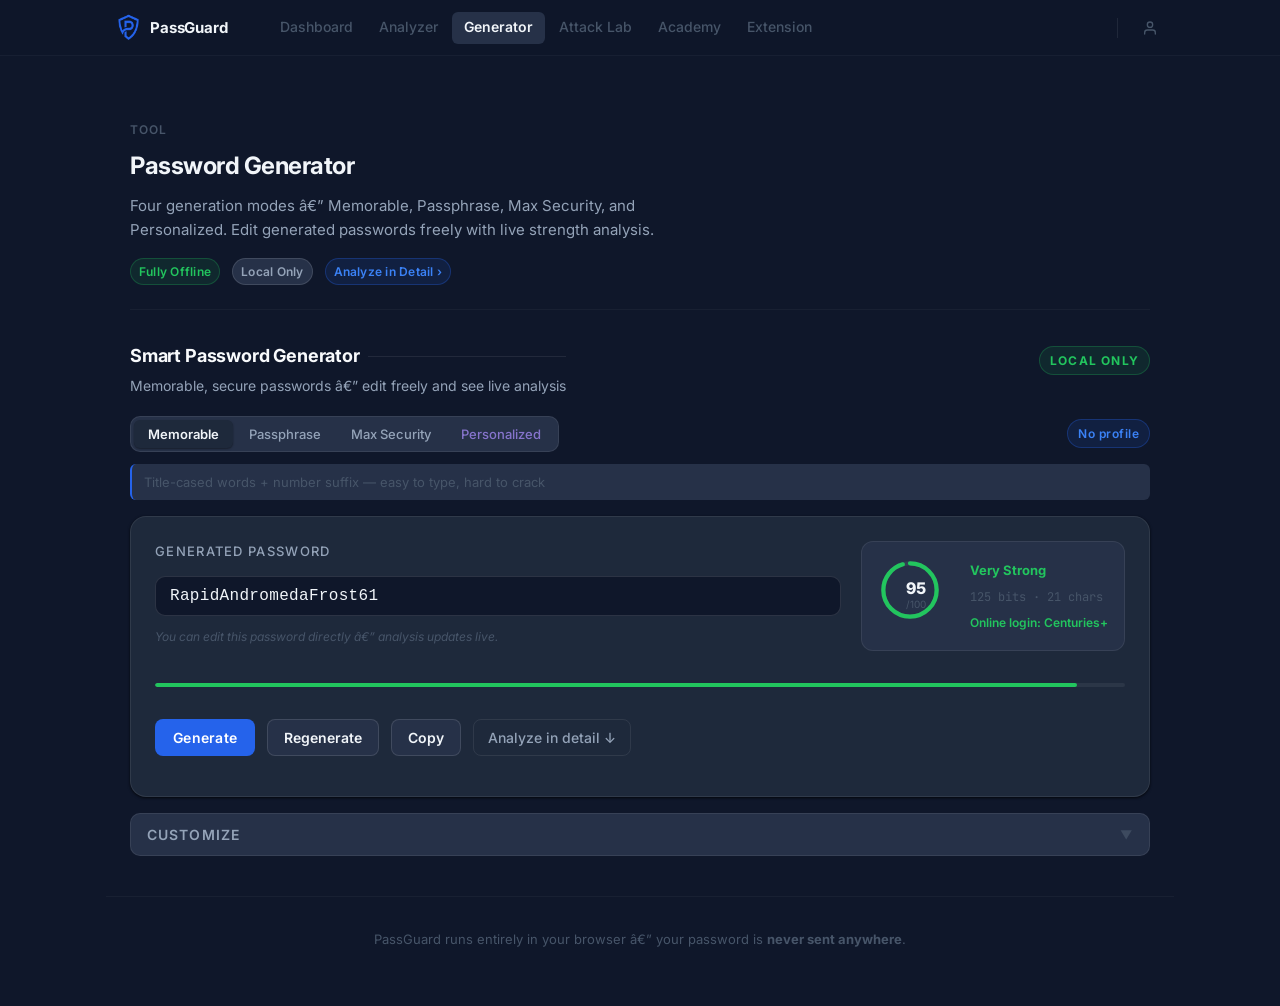
<file: app/generator.html>
﻿<!DOCTYPE html>
<html lang="en">
<head>
  <meta charset="UTF-8" />
  <meta name="viewport" content="width=device-width, initial-scale=1.0" />
  <meta name="description" content="Generate strong, memorable passwords with four modes: Memorable, Passphrase, Max Security, and Personalized. Live strength analysis. Fully offline." />
  <title>Password Generator â€” PassGuard</title>
  <link rel="icon" href="/app/favicon.png" type="image/png" />
  <link rel="apple-touch-icon" href="/app/passguard_icon.png" />
  <meta property="og:image" content="/app/passguard_logo.png" />
  <meta name="theme-color" content="#0F172A" />
  <link rel="stylesheet" href="platform.css" />
  <link rel="stylesheet" href="style.css?v=5" />
  <style>
    /* â”€â”€ Generator page overrides â”€â”€â”€â”€â”€â”€â”€â”€â”€â”€â”€â”€â”€â”€â”€â”€â”€â”€â”€â”€â”€â”€â”€â”€â”€â”€â”€â”€â”€â”€
       Preserves all IDs / class hooks used by smartGeneratorUI.js
       while applying the platform.css design tokens.
    â”€â”€â”€â”€â”€â”€â”€â”€â”€â”€â”€â”€â”€â”€â”€â”€â”€â”€â”€â”€â”€â”€â”€â”€â”€â”€â”€â”€â”€â”€â”€â”€â”€â”€â”€â”€â”€â”€â”€â”€â”€â”€â”€â”€â”€â”€â”€â”€â”€â”€â”€â”€â”€â”€â”€â”€â”€â”€ */

    .page-wrapper { background: var(--bg-base); color: var(--text-primary); padding-top: var(--nav-h); }
    .site-header  { display: none; }
    .site-footer  { max-width: var(--content-max); margin-inline: auto; padding-inline: var(--sp-6); padding-block: var(--sp-8); border-top: 1px solid var(--border-subtle); margin-top: var(--sp-10); font-size: 0.8125rem; color: var(--text-muted); }

    .gn-wrap {
      max-width: var(--content-max);
      margin-inline: auto;
      padding-inline: var(--sp-6);
    }

    /* â”€â”€ Mode tabs â”€â”€â”€â”€â”€â”€â”€â”€â”€â”€â”€â”€â”€â”€â”€â”€â”€â”€â”€â”€â”€â”€â”€â”€â”€â”€â”€â”€â”€â”€â”€â”€â”€â”€â”€â”€â”€â”€â”€â”€â”€â”€â”€â”€ */
    .sg-section { max-width: var(--content-max); margin-inline: auto; padding-inline: var(--sp-6); padding-top: 0; }

    .sg-header-row {
      display: flex;
      align-items: flex-start;
      justify-content: space-between;
      gap: var(--sp-4);
      margin-bottom: var(--sp-5);
    }
    .section-heading { font-size: 1.125rem; font-weight: 700; color: var(--text-primary); letter-spacing: -0.01em; margin-bottom: 4px; }
    .sg-subtitle { font-size: 0.875rem; color: var(--text-secondary); }
    .sg-privacy-badge {
      background: var(--success-subtle);
      border: 1px solid var(--success-border);
      color: var(--success);
      border-radius: 20px;
      padding: 4px 10px;
      font-size: 0.75rem;
      font-weight: 700;
      white-space: nowrap;
      flex-shrink: 0;
    }

    .sg-tabs-row {
      display: flex;
      align-items: center;
      justify-content: space-between;
      gap: var(--sp-4);
      margin-bottom: var(--sp-3);
      flex-wrap: wrap;
    }
    .sg-mode-tabs {
      display: flex;
      gap: 2px;
      background: var(--bg-raised);
      border: 1px solid var(--border);
      border-radius: var(--radius-md);
      padding: 3px;
    }
    .sg-tab {
      padding: 6px 14px;
      border-radius: var(--radius-sm);
      font-size: 0.8125rem;
      font-weight: 500;
      color: var(--text-secondary);
      background: transparent;
      border: none;
      cursor: pointer;
      transition: color var(--dur), background var(--dur);
      white-space: nowrap;
    }
    .sg-tab:hover  { color: var(--text-primary); }
    .sg-tab.active { background: var(--bg-surface); color: var(--text-primary); font-weight: 600; box-shadow: var(--shadow-sm); }
    .sg-tab--personal { color: var(--brand-hover); }
    .sg-tab--personal.active { color: var(--brand-hover); }
    .sg-profile-pill {
      font-size: 0.75rem; font-weight: 600; padding: 4px 10px;
      background: var(--brand-subtle); border: 1px solid var(--brand-border);
      color: var(--brand-hover); border-radius: 20px;
    }

    .sg-mode-desc {
      font-size: 0.8125rem;
      color: var(--text-muted);
      margin-bottom: var(--sp-4);
      padding: var(--sp-2) var(--sp-3);
      background: var(--bg-raised);
      border-radius: var(--radius-sm);
      border-left: 2px solid var(--brand);
    }

    /* â”€â”€ Main card â”€â”€â”€â”€â”€â”€â”€â”€â”€â”€â”€â”€â”€â”€â”€â”€â”€â”€â”€â”€â”€â”€â”€â”€â”€â”€â”€â”€â”€â”€â”€â”€â”€â”€â”€â”€â”€â”€â”€â”€â”€â”€â”€â”€ */
    .sg-main-card {
      background: var(--bg-surface);
      border: 1px solid var(--border);
      border-radius: var(--radius-xl);
      padding: var(--sp-6);
      box-shadow: var(--shadow);
    }

    /* Password output row */
    .sg-output-row {
      display: flex;
      gap: var(--sp-5);
      align-items: flex-start;
      margin-bottom: var(--sp-4);
    }
    .sg-pw-wrap { flex: 1; }
    .sg-pw-label { display: block; font-size: 0.8125rem; font-weight: 500; color: var(--text-secondary); margin-bottom: var(--sp-2); }
    .sg-pw-input {
      width: 100%;
      padding: 10px 14px;
      background: var(--bg-base);
      border: 1px solid var(--border-medium);
      border-radius: var(--radius-md);
      color: var(--text-primary);
      font-size: 1rem;
      font-family: var(--font-mono);
      font-weight: 500;
      outline: none;
      letter-spacing: 0.02em;
      transition: border-color var(--dur), box-shadow var(--dur);
    }
    .sg-pw-input:focus { border-color: var(--brand); box-shadow: 0 0 0 3px rgba(37,99,235,0.15); }
    .sg-pw-hint { font-size: 0.75rem; color: var(--text-muted); margin-top: 5px; }

    /* Mini score card */
    .sg-score-card {
      flex-shrink: 0;
      background: var(--bg-raised);
      border: 1px solid var(--border);
      border-radius: var(--radius-lg);
      padding: var(--sp-4);
      display: flex;
      align-items: center;
      gap: var(--sp-4);
      min-width: 200px;
    }
    .sg-score-ring-wrap { position: relative; flex-shrink: 0; }
    .sg-ring-bg   { fill: none; stroke: rgba(255,255,255,0.06); stroke-width: 8; }
    .sg-ring-fill {
      fill: none; stroke-width: 8; stroke-linecap: round;
      transform: rotate(-90deg); transform-origin: 50% 50%;
      transition: stroke-dashoffset 0.5s ease, stroke 0.4s;
    }
    .sg-score-center { position: absolute; inset:0; display:flex; flex-direction:column; align-items:center; justify-content:center; }
    .sg-score-val { font-size: 1rem; font-weight: 800; font-variant-numeric: tabular-nums; }
    .sg-score-max { font-size: 0.625rem; color: var(--text-muted); }
    .sg-score-meta { flex: 1; }
    .sg-score-cat   { font-size: 0.8125rem; font-weight: 700; color: var(--text-primary); margin-bottom: 3px; }
    .sg-score-stats { font-size: 0.75rem; color: var(--text-muted); }
    .sg-crack-line  { font-size: 0.75rem; color: var(--text-muted); margin-top: 2px; }

    /* Strength bar */
    .sg-bar-track { height: 4px; background: rgba(255,255,255,0.06); border-radius: 2px; overflow: hidden; margin-bottom: var(--sp-4); }
    .sg-bar-fill  { height: 100%; border-radius: 2px; transition: width 0.4s ease, background 0.3s; }

    /* Actions */
    .sg-actions { display: flex; gap: var(--sp-3); flex-wrap: wrap; margin-bottom: var(--sp-4); }
    .sg-btn-primary {
      background: var(--brand); color: #fff;
      border: none; border-radius: var(--radius); padding: 9px 18px;
      font-size: 0.875rem; font-weight: 600; font-family: var(--font);
      transition: background var(--dur); cursor: pointer;
    }
    .sg-btn-primary:hover { background: var(--brand-hover); }
    .sg-btn-secondary {
      background: var(--bg-raised); border: 1px solid var(--border-medium);
      color: var(--text-primary); border-radius: var(--radius); padding: 9px 16px;
      font-size: 0.875rem; font-weight: 600; font-family: var(--font);
      transition: background var(--dur), border-color var(--dur); cursor: pointer;
    }
    .sg-btn-secondary:hover { background: var(--bg-overlay); border-color: rgba(255,255,255,0.18); }
    .sg-btn-ghost {
      background: transparent; border: 1px solid var(--border);
      color: var(--text-secondary); border-radius: var(--radius); padding: 9px 14px;
      font-size: 0.875rem; font-weight: 500; font-family: var(--font);
      transition: background var(--dur), color var(--dur); cursor: pointer;
    }
    .sg-btn-ghost:hover { background: var(--bg-raised); color: var(--text-primary); }

    /* Warning badge */
    .sg-warning-badge {
      padding: var(--sp-3) var(--sp-4);
      background: var(--warning-subtle);
      border: 1px solid var(--warning-border);
      border-radius: var(--radius-md);
      font-size: 0.8125rem;
      color: var(--warning);
      font-weight: 600;
      margin-bottom: var(--sp-4);
    }

    /* Explain panel */
    .sg-explain-panel {
      background: var(--bg-raised);
      border: 1px solid var(--border);
      border-radius: var(--radius-md);
      padding: var(--sp-4) var(--sp-5);
    }
    .sg-explain-title { font-size: 0.6875rem; font-weight: 700; text-transform: uppercase; letter-spacing: 0.08em; color: var(--text-muted); margin-bottom: var(--sp-3); }
    .sg-explain-grid  { display: flex; flex-direction: column; gap: 6px; margin-bottom: var(--sp-3); }
    .sg-explain-row   { display: flex; align-items: center; justify-content: space-between; font-size: 0.875rem; }
    .sg-explain-label { color: var(--text-secondary); }
    .sg-explain-value { font-weight: 700; font-variant-numeric: tabular-nums; }
    .sg-explain-reason { font-size: 0.8125rem; color: var(--text-muted); line-height: 1.5; }

    /* Personal form (shown in Personalized mode) */
    .sg-personal-form {
      margin-top: var(--sp-4);
      background: var(--bg-raised);
      border: 1px solid var(--border);
      border-radius: var(--radius-lg);
      padding: var(--sp-5);
    }
    .sg-pf-header { display: flex; align-items: baseline; gap: var(--sp-3); margin-bottom: var(--sp-4); flex-wrap: wrap; }
    .sg-pf-title  { font-size: 0.9375rem; font-weight: 700; color: var(--text-primary); }
    .sg-pf-hint   { font-size: 0.8125rem; color: var(--text-muted); }
    .sg-pf-grid   { display: grid; grid-template-columns: repeat(auto-fill, minmax(160px,1fr)); gap: var(--sp-3); }
    .sg-pf-field  { display: flex; flex-direction: column; gap: 4px; }
    .sg-pf-field--wide { grid-column: 1 / -1; }
    .sg-pf-label  { font-size: 0.75rem; font-weight: 500; color: var(--text-secondary); }
    .sg-pf-hint-inline { color: var(--text-muted); font-weight: 400; }
    .sg-pf-input  {
      width: 100%; padding: 7px 10px;
      background: var(--bg-base); border: 1px solid var(--border-medium);
      border-radius: var(--radius); color: var(--text-primary);
      font-size: 0.875rem; font-family: var(--font); outline: none;
      transition: border-color var(--dur);
    }
    .sg-pf-input:focus { border-color: var(--brand); box-shadow: 0 0 0 3px rgba(37,99,235,0.12); }
    .sg-pf-actions { display: flex; gap: var(--sp-3); margin-top: var(--sp-4); }
    .sg-pf-save-btn { background: var(--brand); color: #fff; border: none; border-radius: var(--radius); padding: 7px 14px; font-size: 0.8125rem; font-weight: 600; font-family: var(--font); cursor: pointer; transition: background var(--dur); }
    .sg-pf-save-btn:hover { background: var(--brand-hover); }
    .sg-pf-clear-btn { background: var(--bg-overlay); border: 1px solid var(--border-medium); color: var(--text-secondary); border-radius: var(--radius); padding: 7px 14px; font-size: 0.8125rem; font-weight: 600; font-family: var(--font); cursor: pointer; transition: background var(--dur); }
    .sg-pf-clear-btn:hover { background: var(--bg-raised); }
    .sg-pf-privacy { display: flex; align-items: center; gap: 6px; font-size: 0.75rem; color: var(--text-muted); margin-top: var(--sp-4); }
    .sg-pf-privacy svg { flex-shrink: 0; }

    /* Customise panel */
    .sg-custom-wrap { margin-top: var(--sp-4); }
    .sg-custom-toggle {
      width: 100%; display: flex; align-items: center; justify-content: space-between;
      padding: var(--sp-3) var(--sp-4);
      background: var(--bg-raised); border: 1px solid var(--border);
      border-radius: var(--radius-md); font-size: 0.875rem; font-weight: 600;
      color: var(--text-secondary); font-family: var(--font); cursor: pointer;
      transition: background var(--dur), color var(--dur);
    }
    .sg-custom-toggle:hover { background: var(--bg-overlay); color: var(--text-primary); }
    .sg-caret { transition: transform var(--dur); color: var(--text-muted); font-size: 0.75rem; }
    .sg-custom-panel {
      margin-top: 2px;
      background: var(--bg-surface);
      border: 1px solid var(--border);
      border-radius: var(--radius-md);
      padding: var(--sp-5);
    }
    .sg-custom-grid { display: grid; grid-template-columns: repeat(auto-fill, minmax(180px,1fr)); gap: var(--sp-5); }
    .sg-custom-field { display: flex; flex-direction: column; gap: var(--sp-2); }
    .sg-custom-label { font-size: 0.8125rem; font-weight: 500; color: var(--text-secondary); }
    .sg-slider-row   { display: flex; align-items: center; gap: var(--sp-3); }
    .sg-slider-val   { font-size: 0.875rem; font-weight: 700; color: var(--text-primary); min-width: 20px; }
    input[type="range"] {
      flex: 1; accent-color: var(--brand);
      background: transparent; height: 4px;
    }

    /* Separator buttons */
    .sg-sep-group { display: flex; gap: 2px; }
    .sg-sep-btn {
      padding: 5px 10px; border-radius: var(--radius-sm);
      background: var(--bg-raised); border: 1px solid var(--border);
      color: var(--text-secondary); font-size: 0.8125rem; font-weight: 600;
      font-family: var(--font-mono); cursor: pointer;
      transition: background var(--dur), color var(--dur), border-color var(--dur);
    }
    .sg-sep-btn:hover { background: var(--bg-overlay); color: var(--text-primary); }
    .sg-sep-btn.active { background: var(--brand-subtle); border-color: var(--brand-border); color: var(--brand-hover); }

    /* Toggle */
    .sg-toggle { position: relative; display: inline-block; width: 36px; height: 20px; }
    .sg-toggle input { opacity: 0; width: 0; height: 0; }
    .sg-toggle-track {
      position: absolute; inset: 0; border-radius: 10px;
      background: var(--bg-raised); border: 1px solid var(--border-medium);
      cursor: pointer; transition: background var(--dur);
    }
    .sg-toggle-track::after {
      content: ''; position: absolute; left: 2px; top: 2px;
      width: 14px; height: 14px; border-radius: 50%;
      background: var(--text-muted); transition: transform var(--dur), background var(--dur);
    }
    .sg-toggle input:checked + .sg-toggle-track { background: var(--brand); border-color: var(--brand); }
    .sg-toggle input:checked + .sg-toggle-track::after { transform: translateX(16px); background: #fff; }

    /* Select */
    .sg-select {
      width: 100%; padding: 7px 10px;
      background: var(--bg-raised); border: 1px solid var(--border-medium);
      border-radius: var(--radius); color: var(--text-primary);
      font-size: 0.875rem; font-family: var(--font); outline: none;
      cursor: pointer; color-scheme: dark;
    }
    .sg-select:focus { border-color: var(--brand); box-shadow: 0 0 0 3px rgba(37,99,235,0.12); }

    .hidden { display: none !important; }

    @media (max-width: 640px) {
      .sg-output-row { flex-direction: column; }
      .sg-score-card { min-width: auto; width: 100%; }
    }
  </style>
</head>
<body>
<!-- nav injected by nav.js -->

<div class="page-wrapper">

  <!-- â”€â”€ Page header â”€â”€â”€â”€â”€â”€â”€â”€â”€â”€â”€â”€â”€â”€â”€â”€â”€â”€â”€â”€â”€â”€â”€â”€â”€â”€â”€â”€â”€â”€â”€â”€â”€â”€â”€â”€â”€â”€â”€â”€â”€â”€â”€ -->
  <div class="gn-wrap" style="padding-top:var(--sp-8)">
    <div class="pg-page-header">
      <div class="pg-page-header__eyebrow">Tool</div>
      <div class="pg-page-header__title">Password Generator</div>
      <div class="pg-page-header__desc">
        Four generation modes â€” Memorable, Passphrase, Max Security, and Personalized.
        Edit generated passwords freely with live strength analysis.
      </div>
      <div class="pg-page-header__meta">
        <span class="pg-badge pg-badge--success">Fully Offline</span>
        <span class="pg-badge pg-badge--neutral">Local Only</span>
        <a href="/app/analyzer.html" class="pg-badge pg-badge--brand" style="text-decoration:none">Analyze in Detail &rsaquo;</a>
      </div>
    </div>
  </div>

  <!-- â”€â”€ Smart Password Generator â”€â”€â”€â”€â”€â”€â”€â”€â”€â”€â”€â”€â”€â”€â”€â”€â”€â”€â”€â”€â”€â”€â”€â”€â”€â”€â”€â”€â”€â”€â”€ -->
  <section class="sg-section" id="smart-generator" aria-label="Smart password generator">

    <div class="sg-header-row">
      <div>
        <h1 class="section-heading">Smart Password Generator</h1>
        <p class="sg-subtitle">Memorable, secure passwords â€” edit freely and see live analysis</p>
      </div>
      <span class="sg-privacy-badge">Local Only</span>
    </div>

    <!-- Mode tabs -->
    <div class="sg-tabs-row">
      <div class="sg-mode-tabs" role="tablist" aria-label="Generator mode">
        <button class="sg-tab active" id="tab-memorable" role="tab" data-mode="smartMemorable" aria-selected="true">Memorable</button>
        <button class="sg-tab" id="tab-passphrase" role="tab" data-mode="passphrase" aria-selected="false">Passphrase</button>
        <button class="sg-tab" id="tab-max" role="tab" data-mode="maxSecurity" aria-selected="false">Max Security</button>
        <button class="sg-tab sg-tab--personal" id="tab-personal" role="tab" data-mode="personalSecure" aria-selected="false">Personalized</button>
      </div>
      <span id="sg-profile-pill" class="sg-profile-pill" hidden>No profile</span>
    </div>

    <div class="sg-mode-desc" id="sg-mode-desc">
      Title-cased words + number suffix &mdash; easy to type, hard to crack
    </div>

    <!-- Main card -->
    <div class="sg-main-card">

      <div class="sg-output-row">
        <div class="sg-pw-wrap">
          <label class="sg-pw-label" for="sg-password">Generated Password</label>
          <input
            type="text"
            id="sg-password"
            class="sg-pw-input"
            placeholder="Click Generate to create a passwordâ€¦"
            autocomplete="off"
            autocorrect="off"
            autocapitalize="off"
            spellcheck="false"
            aria-label="Generated password â€” editable"
          />
          <div class="sg-pw-hint">You can edit this password directly â€” analysis updates live.</div>
        </div>

        <!-- Mini score card -->
        <div class="sg-score-card" id="sg-score-card" style="display:none">
          <div class="sg-score-ring-wrap">
            <svg width="64" height="64" viewBox="0 0 120 120" aria-hidden="true">
              <circle class="sg-ring-bg"   cx="60" cy="60" r="50"/>
              <circle class="sg-ring-fill" id="sg-ring-fill" cx="60" cy="60" r="50"/>
            </svg>
            <div class="sg-score-center">
              <span class="sg-score-val" id="sg-score-val">0</span>
              <span class="sg-score-max">/100</span>
            </div>
          </div>
          <div class="sg-score-meta">
            <div class="sg-score-cat" id="sg-score-cat">â€”</div>
            <div class="sg-score-stats">
              <span id="sg-entropy">â€”</span> bits &middot; <span id="sg-length">0</span> chars
            </div>
            <div class="sg-crack-line" id="sg-crack-line"></div>
          </div>
        </div>
      </div>

      <!-- Strength bar -->
      <div class="sg-bar-track" id="sg-bar-track" style="display:none">
        <div class="sg-bar-fill" id="sg-bar-fill"></div>
      </div>

      <!-- Actions -->
      <div class="sg-actions">
        <button class="sg-btn-primary" id="sg-generate-btn" aria-label="Generate new password">Generate</button>
        <button class="sg-btn-secondary" id="sg-regen-btn" aria-label="Regenerate password" style="display:none">Regenerate</button>
        <button class="sg-btn-secondary" id="sg-copy-btn" aria-label="Copy password" style="display:none">Copy</button>
        <button class="sg-btn-ghost" id="sg-analyse-btn" aria-label="Send to analyzer" style="display:none">
          Analyze in detail &darr;
        </button>
      </div>

      <!-- Warning badge -->
      <div id="sg-warning-badge" class="sg-warning-badge" hidden></div>

      <!-- Explainability panel -->
      <div id="sg-explain-panel" class="sg-explain-panel" hidden>
        <div class="sg-explain-title">Password Analysis</div>
        <div class="sg-explain-grid">
          <div class="sg-explain-row">
            <span class="sg-explain-label">Strength Score</span>
            <span class="sg-explain-value" id="sg-explain-strength">â€”</span>
          </div>
          <div class="sg-explain-row">
            <span class="sg-explain-label">Personal Attack Score</span>
            <span class="sg-explain-value" id="sg-explain-personal">â€”</span>
          </div>
        </div>
        <div class="sg-explain-reason" id="sg-explain-reason">â€”</div>
      </div>

    </div><!-- /sg-main-card -->

    <!-- Personalized profile form -->
    <div id="sg-personal-form" class="sg-personal-form" hidden>
      <div class="sg-pf-header">
        <span class="sg-pf-title">Your Profile</span>
        <span class="sg-pf-hint">Stored locally. Used as memory anchors â€” never embedded directly.</span>
      </div>
      <div class="sg-pf-grid">
        <div class="sg-pf-field">
          <label class="sg-pf-label" for="sgp-first-name">First Name</label>
          <input type="text" id="sgp-first-name" class="sg-pf-input" placeholder="e.g. Sanskar" autocomplete="off" />
        </div>
        <div class="sg-pf-field">
          <label class="sg-pf-label" for="sgp-last-name">Last Name</label>
          <input type="text" id="sgp-last-name" class="sg-pf-input" placeholder="e.g. Phougat" autocomplete="off" />
        </div>
        <div class="sg-pf-field">
          <label class="sg-pf-label" for="sgp-nickname">Nickname</label>
          <input type="text" id="sgp-nickname" class="sg-pf-input" placeholder="e.g. San" autocomplete="off" />
        </div>
        <div class="sg-pf-field">
          <label class="sg-pf-label" for="sgp-pet">Pet Name</label>
          <input type="text" id="sgp-pet" class="sg-pf-input" placeholder="e.g. Bruno" autocomplete="off" />
        </div>
        <div class="sg-pf-field">
          <label class="sg-pf-label" for="sgp-partner">Partner Name</label>
          <input type="text" id="sgp-partner" class="sg-pf-input" placeholder="Optional" autocomplete="off" />
        </div>
        <div class="sg-pf-field">
          <label class="sg-pf-label" for="sgp-company">Company / School</label>
          <input type="text" id="sgp-company" class="sg-pf-input" placeholder="Optional" autocomplete="off" />
        </div>
        <div class="sg-pf-field">
          <label class="sg-pf-label" for="sgp-dob">Date of Birth</label>
          <input type="date" id="sgp-dob" class="sg-pf-input" />
        </div>
        <div class="sg-pf-field">
          <label class="sg-pf-label" for="sgp-fav-num">Favourite Number</label>
          <input type="text" id="sgp-fav-num" class="sg-pf-input" placeholder="e.g. 7" autocomplete="off" />
        </div>
        <div class="sg-pf-field sg-pf-field--wide">
          <label class="sg-pf-label" for="sgp-keywords">
            Keywords <span class="sg-pf-hint-inline">(comma-separated)</span>
          </label>
          <input type="text" id="sgp-keywords" class="sg-pf-input" placeholder="e.g. cricket, physics" autocomplete="off" />
        </div>
      </div>
      <div class="sg-pf-actions">
        <button class="sg-pf-save-btn" id="sgp-save-btn">Save Profile</button>
        <button class="sg-pf-clear-btn" id="sgp-clear-btn">Clear</button>
      </div>
      <div class="sg-pf-privacy">
        <svg width="11" height="11" viewBox="0 0 24 24" fill="none" stroke="currentColor" stroke-width="2.5" stroke-linecap="round" stroke-linejoin="round" aria-hidden="true"><rect x="3" y="11" width="18" height="11" rx="2"/><path d="M7 11V7a5 5 0 0 1 10 0v4"/></svg>
        Profile saved in your browser only. Never transmitted anywhere.
      </div>
    </div>

    <!-- Customise panel -->
    <div class="sg-custom-wrap">
      <button class="sg-custom-toggle" id="sg-custom-toggle" aria-expanded="false">
        Customize
        <span class="sg-caret" id="sg-custom-caret">&#9660;</span>
      </button>
      <div class="sg-custom-panel" id="sg-custom-panel" hidden>
        <div class="sg-custom-grid">

          <!-- Word count -->
          <div class="sg-custom-field" id="sg-wc-field">
            <label class="sg-custom-label" for="sg-word-count">Word Count</label>
            <div class="sg-slider-row">
              <input type="range" id="sg-word-count" min="2" max="5" value="3" aria-label="Word count"/>
              <span class="sg-slider-val" id="sg-wc-val">3</span>
            </div>
          </div>

          <!-- Separator -->
          <div class="sg-custom-field" id="sg-sep-field">
            <label class="sg-custom-label">Separator</label>
            <div class="sg-sep-group" role="group" aria-label="Word separator">
              <button class="sg-sep-btn active" data-sep="">None</button>
              <button class="sg-sep-btn" data-sep="-"> - </button>
              <button class="sg-sep-btn" data-sep="_"> _ </button>
              <button class="sg-sep-btn" data-sep="."> . </button>
            </div>
          </div>

          <!-- Numbers -->
          <div class="sg-custom-field">
            <label class="sg-custom-label" for="sg-use-nums">Include Numbers</label>
            <label class="sg-toggle">
              <input type="checkbox" id="sg-use-nums" checked />
              <span class="sg-toggle-track"></span>
            </label>
          </div>

          <!-- Symbols -->
          <div class="sg-custom-field">
            <label class="sg-custom-label" for="sg-use-syms">Include Symbol</label>
            <label class="sg-toggle">
              <input type="checkbox" id="sg-use-syms" />
              <span class="sg-toggle-track"></span>
            </label>
          </div>

          <!-- Capitalize -->
          <div class="sg-custom-field" id="sg-caps-field">
            <label class="sg-custom-label" for="sg-capitalize">Capitalize Words</label>
            <label class="sg-toggle">
              <input type="checkbox" id="sg-capitalize" checked />
              <span class="sg-toggle-track"></span>
            </label>
          </div>

          <!-- Category -->
          <div class="sg-custom-field" id="sg-cat-field">
            <label class="sg-custom-label" for="sg-category">Word Theme</label>
            <select id="sg-category" class="sg-select">
              <option value="">Any</option>
              <option value="tech">Technology</option>
              <option value="space">Space</option>
              <option value="nature">Nature</option>
              <option value="animals">Animals</option>
              <option value="science">Science</option>
              <option value="fantasy">Fantasy</option>
              <option value="general">General</option>
            </select>
          </div>

        </div>
      </div>
    </div>

    <!-- Hidden legacy stubs -->
    <input type="hidden" id="gen-length"        value="20" />
    <input type="hidden" id="gen-lower" />
    <input type="hidden" id="gen-upper" />
    <input type="hidden" id="gen-digits" />
    <input type="hidden" id="gen-symbols" />
    <textarea id="gen-output" style="display:none" readonly></textarea>
    <button   id="gen-btn"      style="display:none"></button>
    <button   id="gen-copy-btn" style="display:none"></button>
    <button   id="gen-use-btn"  style="display:none"></button>
    <span     id="gen-length-display" style="display:none"></span>

    <!-- Hidden stubs for analyzer IDs (smartGeneratorUI.js may reference these) -->
    <input type="hidden" id="password-input" />
    <input type="hidden" id="username-input" />
    <div id="results-panel"  style="display:none"></div>
    <div id="empty-state"    style="display:none"></div>
    <div id="breakdown-bars" style="display:none"></div>
    <div id="issues-list"    style="display:none"></div>
    <div id="issues-panel"   style="display:none"></div>
    <tbody id="crack-time-body" style="display:none"></tbody>
    <div id="suggestions-list" style="display:none"></div>
    <div id="score-ring-fill"  style="display:none"></div>
    <span id="score-value"     style="display:none"></span>
    <div id="score-category"   style="display:none"></div>
    <div id="strength-bar"     style="display:none"></div>
    <span id="strength-label"  style="display:none"></span>
    <span id="stat-length"  style="display:none"></span>
    <span id="stat-entropy" style="display:none"></span>
    <span id="stat-charset" style="display:none"></span>
    <span id="stat-variety" style="display:none"></span>
    <div id="ind-lower"  style="display:none"></div>
    <div id="ind-upper"  style="display:none"></div>
    <div id="ind-digit"  style="display:none"></div>
    <div id="ind-symbol" style="display:none"></div>
    <div id="personal-attack-section" style="display:none"></div>
    <div id="personal-cta-card"       style="display:none"></div>
    <button id="show-personal-form-btn" style="display:none"></button>
    <div id="personal-form-card"      style="display:none"></div>
    <button id="run-personal-analysis-btn" style="display:none"></button>
    <button id="cancel-personal-btn"  style="display:none"></button>
    <div id="personal-loading-card"   style="display:none"></div>
    <div id="personal-results-card"   style="display:none"></div>
    <button id="rerun-personal-btn"   style="display:none"></button>
    <button id="download-dict-btn"    style="display:none"></button>
    <span id="pa-dict-size" style="display:none"></span>
    <span id="pa-found"     style="display:none"></span>
    <span id="pa-found-sub" style="display:none"></span>
    <div  id="pa-found-card"style="display:none"></div>
    <span id="pa-rank"      style="display:none"></span>
    <div  id="pa-rank-card" style="display:none"></div>
    <span id="pa-score-value" style="display:none"></span>
    <div  id="pa-score-fill"  style="display:none"></div>
    <span id="pa-risk-badge"  style="display:none"></span>
    <ul   id="pa-explanation-list" style="display:none"></ul>
    <input type="hidden" id="pa-first-name" />
    <input type="hidden" id="pa-last-name" />
    <input type="hidden" id="pa-nickname" />
    <input type="hidden" id="pa-username" />
    <input type="hidden" id="pa-dob" />
    <input type="hidden" id="pa-partner" />
    <input type="hidden" id="pa-pet" />
    <input type="hidden" id="pa-company" />
    <button id="toggle-visibility" style="display:none"></button>
    <button id="copy-btn" style="display:none"></button>

  </section>

  <footer class="site-footer" aria-label="Page footer">
    <p>PassGuard runs entirely in your browser â€” your password is <strong>never sent anywhere</strong>.</p>
  </footer>

</div>

<script type="module">
  import { inject } from './nav.js';
  inject();
</script>
<script type="module" src="app.js"></script>
<script type="module" src="smartGeneratorUI.js"></script>

</body>
</html>
</file>
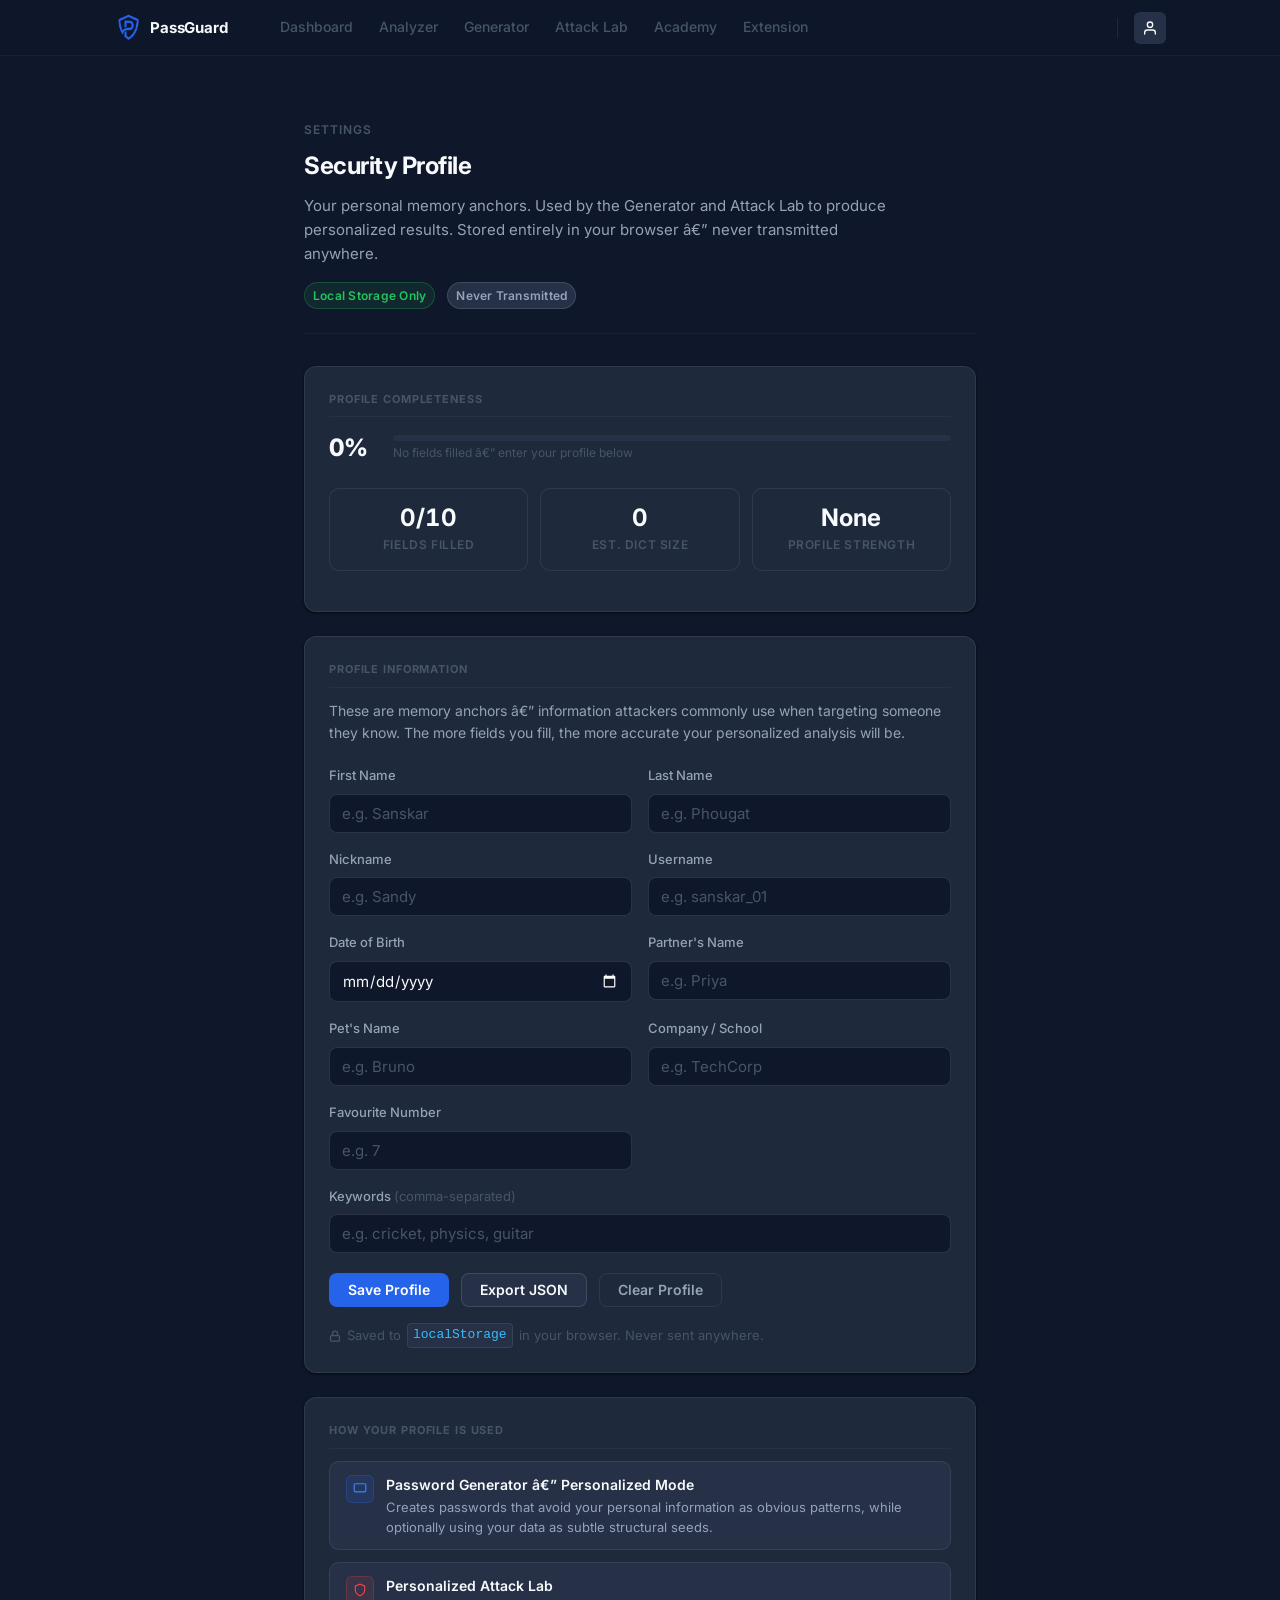
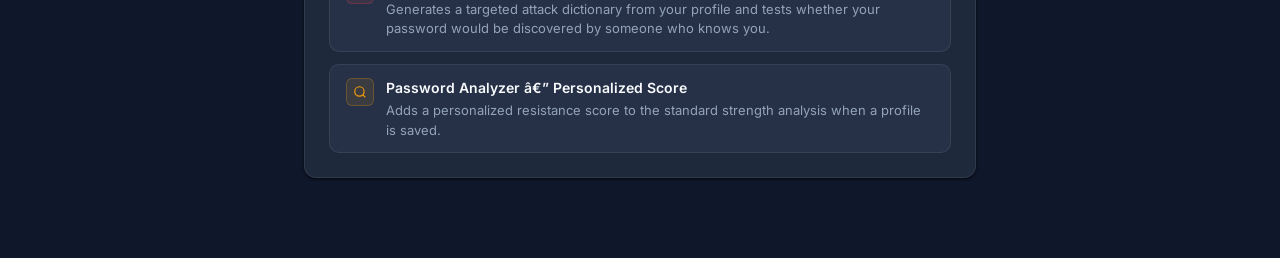
<file: app/profile.html>
﻿<!DOCTYPE html>
<html lang="en">
<head>
  <meta charset="UTF-8" />
  <meta name="viewport" content="width=device-width, initial-scale=1.0" />
  <meta name="description" content="Manage your security profile â€” store personal information used as memory anchors for the Password Generator and Personalized Attack Lab." />
  <title>Security Profile â€” PassGuard</title>
  <link rel="icon" href="/app/favicon.png" type="image/png" />
  <link rel="apple-touch-icon" href="/app/passguard_icon.png" />
  <meta property="og:image" content="/app/passguard_logo.png" />
  <meta name="theme-color" content="#0F172A" />
  <link rel="stylesheet" href="platform.css" />
  <style>
    .pf-wrap { max-width: 720px; margin-inline: auto; padding-inline: var(--sp-6); padding-top: var(--sp-8); padding-bottom: var(--sp-20); }

    .pf-grid { display: grid; grid-template-columns: repeat(auto-fill, minmax(200px, 1fr)); gap: var(--sp-4); margin-bottom: var(--sp-5); }
    .pf-field { display: flex; flex-direction: column; gap: 4px; }
    .pf-field--wide { grid-column: 1 / -1; }

    .pf-actions { display: flex; gap: var(--sp-3); flex-wrap: wrap; margin-top: var(--sp-2); }

    /* Health bar */
    .pf-health { display: flex; align-items: center; gap: var(--sp-4); margin-bottom: var(--sp-5); }
    .pf-health-bar-wrap { flex: 1; }
    .pf-health-pct { font-size: 1.5rem; font-weight: 800; color: var(--text-primary); font-variant-numeric: tabular-nums; min-width: 48px; }
    .pf-health-label { font-size: 0.75rem; color: var(--text-muted); margin-top: 2px; }

    /* Stats */
    .pf-stats { display: grid; grid-template-columns: repeat(3,1fr); gap: var(--sp-3); margin-bottom: var(--sp-4); }

    /* Uses list */
    .pf-use-list { display: flex; flex-direction: column; gap: var(--sp-3); }
    .pf-use-item { display: flex; align-items: flex-start; gap: var(--sp-3); padding: var(--sp-3) var(--sp-4); background: var(--bg-raised); border: 1px solid var(--border); border-radius: var(--radius-md); }
    .pf-use-icon { width: 28px; height: 28px; border-radius: var(--radius-sm); display: flex; align-items: center; justify-content: center; flex-shrink: 0; margin-top: 1px; }
    .pf-use-title { font-size: 0.875rem; font-weight: 600; color: var(--text-primary); }
    .pf-use-desc  { font-size: 0.8125rem; color: var(--text-secondary); margin-top: 2px; line-height: 1.5; }

    /* Toast */
    .pf-toast {
      position: fixed; bottom: 24px; left: 50%; transform: translateX(-50%);
      background: var(--bg-surface); border: 1px solid var(--border-medium);
      border-radius: var(--radius-md); padding: 10px 20px;
      font-size: 0.875rem; font-weight: 600; color: var(--text-primary);
      box-shadow: var(--shadow-lg); z-index: 9999;
      opacity: 0; transition: opacity 0.2s; pointer-events: none;
    }
    .pf-toast.show { opacity: 1; }

    @media (max-width: 480px) {
      .pf-stats { grid-template-columns: repeat(2,1fr); }
    }
  </style>
</head>
<body>

<div class="pf-wrap pg-page pg-page--flush" style="padding-top: calc(var(--nav-h) + var(--sp-8));">

  <!-- Page header -->
  <div class="pg-page-header">
    <div class="pg-page-header__eyebrow">Settings</div>
    <div class="pg-page-header__title">Security Profile</div>
    <div class="pg-page-header__desc">
      Your personal memory anchors. Used by the Generator and Attack Lab to produce personalized results.
      Stored entirely in your browser â€” never transmitted anywhere.
    </div>
    <div class="pg-page-header__meta">
      <span class="pg-badge pg-badge--success">Local Storage Only</span>
      <span class="pg-badge pg-badge--neutral">Never Transmitted</span>
    </div>
  </div>

  <!-- Profile health card -->
  <div class="pg-card pg-mb-6" id="pf-health-card">
    <div class="pg-section-title">Profile Completeness</div>
    <div class="pf-health">
      <div class="pf-health-pct" id="pf-health-pct">0%</div>
      <div class="pf-health-bar-wrap">
        <div class="pg-bar-track pg-bar-track--lg">
          <div class="pg-bar-fill" id="pf-health-fill" style="width:0%;background:var(--warning)"></div>
        </div>
        <div class="pf-health-label" id="pf-health-label">No fields filled â€” enter your profile below</div>
      </div>
    </div>
    <div class="pf-stats">
      <div class="pg-stat">
        <div class="pg-stat__value" id="pf-stat-fields">0/10</div>
        <div class="pg-stat__label">Fields Filled</div>
      </div>
      <div class="pg-stat">
        <div class="pg-stat__value" id="pf-stat-dict-est">â€”</div>
        <div class="pg-stat__label">Est. Dict Size</div>
      </div>
      <div class="pg-stat">
        <div class="pg-stat__value" id="pf-stat-strength">None</div>
        <div class="pg-stat__label">Profile Strength</div>
      </div>
    </div>
  </div>

  <!-- Profile form -->
  <div class="pg-card pg-mb-6">
    <div class="pg-section-title">Profile Information</div>
    <p class="pg-body-sm pg-mb-5">
      These are memory anchors â€” information attackers commonly use when targeting someone they know.
      The more fields you fill, the more accurate your personalized analysis will be.
    </p>

    <div class="pf-grid" id="pf-form">
      <div class="pf-field">
        <label class="pg-label-text" for="pf-first-name">First Name</label>
        <input type="text" id="pf-first-name" class="pg-input" placeholder="e.g. Sanskar" autocomplete="off" spellcheck="false" />
      </div>
      <div class="pf-field">
        <label class="pg-label-text" for="pf-last-name">Last Name</label>
        <input type="text" id="pf-last-name" class="pg-input" placeholder="e.g. Phougat" autocomplete="off" spellcheck="false" />
      </div>
      <div class="pf-field">
        <label class="pg-label-text" for="pf-nickname">Nickname</label>
        <input type="text" id="pf-nickname" class="pg-input" placeholder="e.g. Sandy" autocomplete="off" spellcheck="false" />
      </div>
      <div class="pf-field">
        <label class="pg-label-text" for="pf-username">Username</label>
        <input type="text" id="pf-username" class="pg-input" placeholder="e.g. sanskar_01" autocomplete="off" spellcheck="false" />
      </div>
      <div class="pf-field">
        <label class="pg-label-text" for="pf-dob">Date of Birth</label>
        <input type="date" id="pf-dob" class="pg-input" style="color-scheme:dark" />
      </div>
      <div class="pf-field">
        <label class="pg-label-text" for="pf-partner">Partner's Name</label>
        <input type="text" id="pf-partner" class="pg-input" placeholder="e.g. Priya" autocomplete="off" spellcheck="false" />
      </div>
      <div class="pf-field">
        <label class="pg-label-text" for="pf-pet">Pet's Name</label>
        <input type="text" id="pf-pet" class="pg-input" placeholder="e.g. Bruno" autocomplete="off" spellcheck="false" />
      </div>
      <div class="pf-field">
        <label class="pg-label-text" for="pf-company">Company / School</label>
        <input type="text" id="pf-company" class="pg-input" placeholder="e.g. TechCorp" autocomplete="off" spellcheck="false" />
      </div>
      <div class="pf-field">
        <label class="pg-label-text" for="pf-fav-num">Favourite Number</label>
        <input type="text" id="pf-fav-num" class="pg-input" placeholder="e.g. 7" autocomplete="off" spellcheck="false" />
      </div>
      <div class="pf-field pf-field--wide">
        <label class="pg-label-text" for="pf-keywords">Keywords <span style="color:var(--text-muted);font-weight:400">(comma-separated)</span></label>
        <input type="text" id="pf-keywords" class="pg-input" placeholder="e.g. cricket, physics, guitar" autocomplete="off" spellcheck="false" />
      </div>
    </div>

    <div class="pf-actions">
      <button class="pg-btn pg-btn--primary" id="pf-save-btn">Save Profile</button>
      <button class="pg-btn pg-btn--secondary" id="pf-export-btn">Export JSON</button>
      <button class="pg-btn pg-btn--ghost" id="pf-clear-btn">Clear Profile</button>
    </div>

    <div style="margin-top:var(--sp-4); display:flex; align-items:center; gap:6px; font-size:0.8125rem; color:var(--text-muted)">
      <svg width="12" height="12" viewBox="0 0 24 24" fill="none" stroke="currentColor" stroke-width="2.5" aria-hidden="true"><rect x="3" y="11" width="18" height="11" rx="2"/><path d="M7 11V7a5 5 0 0 1 10 0v4"/></svg>
      Saved to <code>localStorage</code> in your browser. Never sent anywhere.
    </div>
  </div>

  <!-- How it's used -->
  <div class="pg-card">
    <div class="pg-section-title">How your profile is used</div>
    <div class="pf-use-list">
      <div class="pf-use-item">
        <div class="pf-use-icon" style="background:var(--brand-subtle);border:1px solid var(--brand-border);color:var(--brand-hover)">
          <svg width="14" height="14" viewBox="0 0 24 24" fill="none" stroke="currentColor" stroke-width="2"><rect x="2" y="3" width="20" height="14" rx="2"/></svg>
        </div>
        <div>
          <div class="pf-use-title">Password Generator â€” Personalized Mode</div>
          <div class="pf-use-desc">Creates passwords that avoid your personal information as obvious patterns, while optionally using your data as subtle structural seeds.</div>
        </div>
      </div>
      <div class="pf-use-item">
        <div class="pf-use-icon" style="background:var(--danger-subtle);border:1px solid var(--danger-border);color:var(--danger)">
          <svg width="14" height="14" viewBox="0 0 24 24" fill="none" stroke="currentColor" stroke-width="2"><path d="M12 22s8-4 8-10V5l-8-3-8 3v7c0 6 8 10 8 10z"/></svg>
        </div>
        <div>
          <div class="pf-use-title">Personalized Attack Lab</div>
          <div class="pf-use-desc">Generates a targeted attack dictionary from your profile and tests whether your password would be discovered by someone who knows you.</div>
        </div>
      </div>
      <div class="pf-use-item">
        <div class="pf-use-icon" style="background:var(--warning-subtle);border:1px solid var(--warning-border);color:var(--warning)">
          <svg width="14" height="14" viewBox="0 0 24 24" fill="none" stroke="currentColor" stroke-width="2"><circle cx="11" cy="11" r="8"/><line x1="21" y1="21" x2="16.65" y2="16.65"/></svg>
        </div>
        <div>
          <div class="pf-use-title">Password Analyzer â€” Personalized Score</div>
          <div class="pf-use-desc">Adds a personalized resistance score to the standard strength analysis when a profile is saved.</div>
        </div>
      </div>
    </div>
  </div>

</div>

<!-- Toast -->
<div class="pf-toast" id="pf-toast">Profile saved</div>

<script type="module">
  import { inject } from './nav.js';
  inject();

  const FIELDS = [
    'pf-first-name','pf-last-name','pf-nickname','pf-username',
    'pf-dob','pf-partner','pf-pet','pf-company','pf-fav-num','pf-keywords'
  ];
  const STORAGE_KEY = 'pg_profile_v1';

  const $ = id => document.getElementById(id);

  function loadProfile() {
    try { return JSON.parse(localStorage.getItem(STORAGE_KEY) || '{}'); }
    catch { return {}; }
  }

  function saveProfile(obj) {
    localStorage.setItem(STORAGE_KEY, JSON.stringify(obj));
  }

  function updateHealth(obj) {
    const filled = FIELDS.filter(f => {
      const key = f.replace('pf-','').replace(/-([a-z])/g, (_,c) => c.toUpperCase());
      const val = obj[key] || obj[f.replace('pf-','')] || '';
      return String(val).trim().length > 0;
    }).length;
    const pct = Math.round(filled / FIELDS.length * 100);
    $('pf-health-pct').textContent = pct + '%';
    $('pf-health-fill').style.width = pct + '%';
    $('pf-health-fill').style.background = pct >= 70 ? 'var(--success)' : pct >= 40 ? 'var(--warning)' : 'var(--danger)';
    $('pf-health-label').textContent = pct === 0 ? 'No fields filled â€” enter your profile below' :
      pct < 40 ? 'Minimal profile â€” more fields = better analysis' :
      pct < 70 ? 'Good profile â€” covers common attack vectors' :
      'Comprehensive profile â€” full personalized analysis enabled';
    $('pf-stat-fields').textContent = `${filled}/${FIELDS.length}`;
    const dictEst = filled === 0 ? 0 : filled <= 2 ? '~500' : filled <= 5 ? '~5,000' : '~20,000+';
    $('pf-stat-dict-est').textContent = dictEst;
    $('pf-stat-strength').textContent = pct === 0 ? 'None' : pct < 40 ? 'Minimal' : pct < 70 ? 'Moderate' : 'Comprehensive';
  }

  function populateForm(obj) {
    const keyMap = {
      'pf-first-name': 'firstName',  'pf-last-name': 'lastName',
      'pf-nickname':   'nickname',   'pf-username':  'username',
      'pf-dob':        'dob',        'pf-partner':   'partner',
      'pf-pet':        'pet',        'pf-company':   'company',
      'pf-fav-num':    'favNumber',  'pf-keywords':  'keywords'
    };
    for (const [id, key] of Object.entries(keyMap)) {
      if ($(id) && obj[key]) $(id).value = obj[key];
    }
  }

  function readForm() {
    return {
      firstName: $('pf-first-name').value.trim(),
      lastName:  $('pf-last-name').value.trim(),
      nickname:  $('pf-nickname').value.trim(),
      username:  $('pf-username').value.trim(),
      dob:       $('pf-dob').value,
      partner:   $('pf-partner').value.trim(),
      pet:       $('pf-pet').value.trim(),
      company:   $('pf-company').value.trim(),
      favNumber: $('pf-fav-num').value.trim(),
      keywords:  $('pf-keywords').value.trim(),
    };
  }

  function showToast(msg) {
    const t = $('pf-toast');
    t.textContent = msg;
    t.classList.add('show');
    setTimeout(() => t.classList.remove('show'), 2200);
  }

  // Init
  const profile = loadProfile();
  populateForm(profile);
  updateHealth(profile);

  // Live update
  FIELDS.forEach(id => {
    $(id).addEventListener('input', () => updateHealth(readForm()));
  });

  // Save
  $('pf-save-btn').addEventListener('click', () => {
    const obj = readForm();
    saveProfile(obj);
    updateHealth(obj);
    showToast('Profile saved to browser storage');
  });

  // Export
  $('pf-export-btn').addEventListener('click', () => {
    const obj = readForm();
    const blob = new Blob([JSON.stringify(obj, null, 2)], { type: 'application/json' });
    const a = document.createElement('a');
    a.href = URL.createObjectURL(blob);
    a.download = 'passguard-profile.json';
    a.click();
    URL.revokeObjectURL(a.href);
  });

  // Clear
  $('pf-clear-btn').addEventListener('click', () => {
    if (!confirm('Clear your entire profile? This cannot be undone.')) return;
    localStorage.removeItem(STORAGE_KEY);
    FIELDS.forEach(id => { if ($(id)) $(id).value = ''; });
    updateHealth({});
    showToast('Profile cleared');
  });
</script>

</body>
</html>
</file>
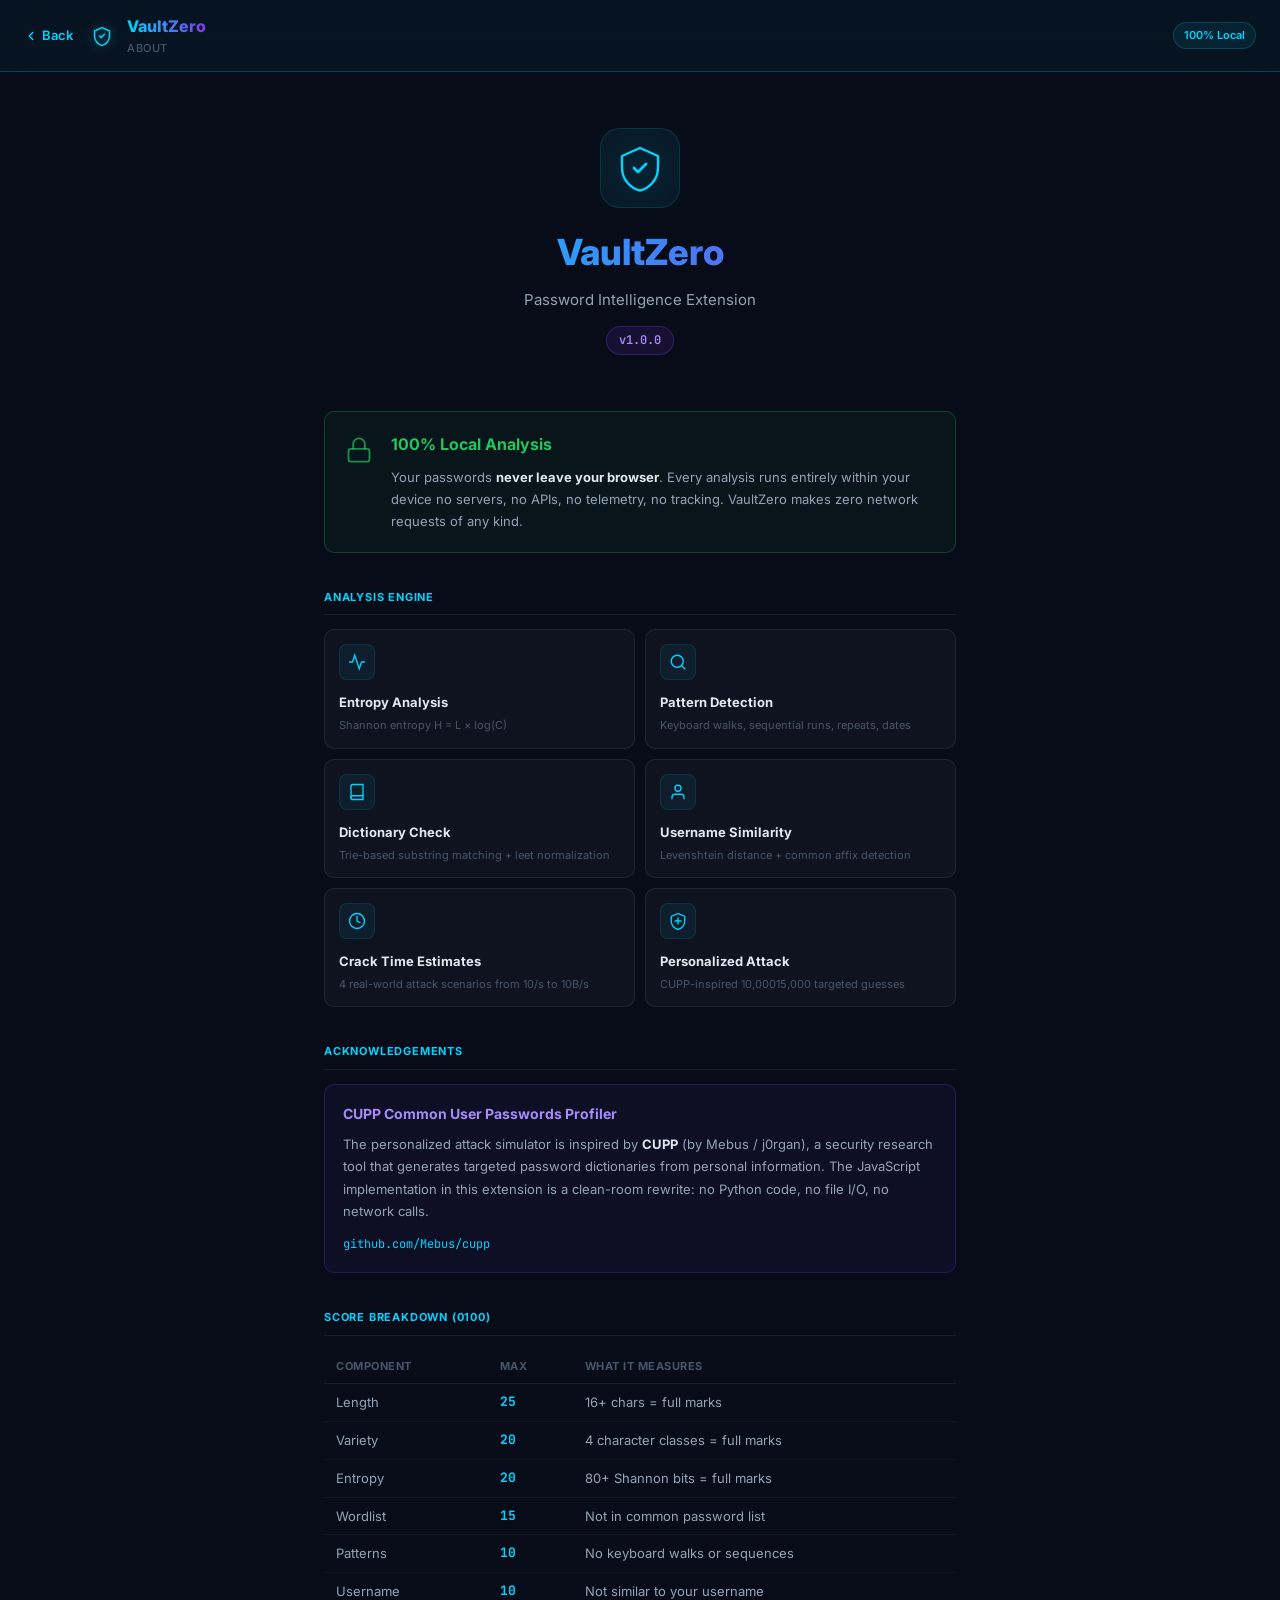
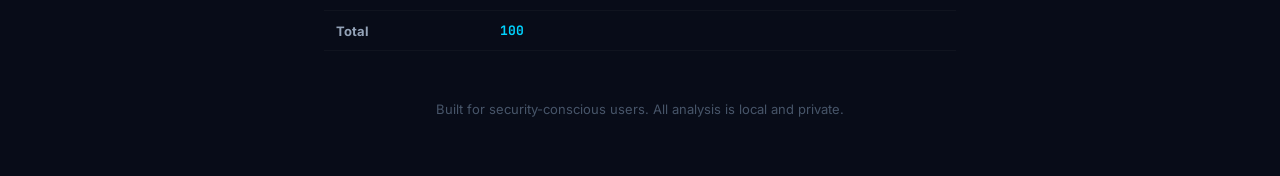
<file: extension/pages/about.html>
<!DOCTYPE html>
<html lang="en">
<head>
  <meta charset="UTF-8" />
  <meta name="viewport" content="width=device-width, initial-scale=1.0" />
  <title>VaultZero  About</title>
  <link rel="preconnect" href="https://fonts.googleapis.com" />
  <link rel="preconnect" href="https://fonts.gstatic.com" crossorigin />
  <link href="https://fonts.googleapis.com/css2?family=Inter:wght@300;400;500;600;700;800&family=JetBrains+Mono:wght@400;500&display=swap" rel="stylesheet" />
  <link rel="stylesheet" href="about.css" />
</head>
<body>

<header class="page-header">
  <a href="javascript:history.back()" class="back-btn">
    <svg width="14" height="14" viewBox="0 0 24 24" fill="none" stroke="currentColor" stroke-width="2.5" stroke-linecap="round" stroke-linejoin="round">
      <polyline points="15 18 9 12 15 6"/>
    </svg>
    Back
  </a>
  <div class="header-brand">
    <div class="brand-icon">
      <svg width="20" height="20" viewBox="0 0 24 24" fill="none" stroke="currentColor" stroke-width="1.8" stroke-linejoin="round">
        <path d="M12 2L3 6v6c0 5.25 3.75 10.15 9 11.25C17.25 22.15 21 17.25 21 12V6L12 2z"/>
        <path d="M9 12l2 2 4-4" stroke-linecap="round"/>
      </svg>
    </div>
    <div>
      <span class="brand-name">VaultZero</span>
      <span class="brand-sub">About</span>
    </div>
  </div>
  <div class="privacy-badge">100% Local</div>
</header>

<main class="about-main">

  <!-- Hero -->
  <div class="hero">
    <div class="hero-icon-wrap">
      <svg width="48" height="48" viewBox="0 0 24 24" fill="none" stroke="currentColor" stroke-width="1.2" stroke-linecap="round" stroke-linejoin="round">
        <path d="M12 2L3 6v6c0 5.25 3.75 10.15 9 11.25C17.25 22.15 21 17.25 21 12V6L12 2z"/>
        <path d="M9 12l2 2 4-4" stroke-width="1.4"/>
      </svg>
    </div>
    <h1 class="hero-title">VaultZero</h1>
    <p class="hero-subtitle">Password Intelligence Extension</p>
    <span class="version-badge">v1.0.0</span>
  </div>

  <!-- Privacy statement -->
  <div class="privacy-hero">
    <div class="ph-icon">
      <svg width="28" height="28" viewBox="0 0 24 24" fill="none" stroke="currentColor" stroke-width="1.6" stroke-linecap="round" stroke-linejoin="round">
        <rect x="3" y="11" width="18" height="11" rx="2" ry="2"/>
        <path d="M7 11V7a5 5 0 0 1 10 0v4"/>
      </svg>
    </div>
    <div class="ph-content">
      <h2>100% Local Analysis</h2>
      <p>
        Your passwords <strong>never leave your browser</strong>. Every analysis runs entirely within
        your device  no servers, no APIs, no telemetry, no tracking. VaultZero makes zero
        network requests of any kind.
      </p>
    </div>
  </div>

  <!-- Modules -->
  <section class="about-section">
    <h2 class="section-title">Analysis Engine</h2>
    <div class="module-grid">

      <div class="module-card">
        <div class="module-icon">
          <svg width="18" height="18" viewBox="0 0 24 24" fill="none" stroke="currentColor" stroke-width="1.8" stroke-linecap="round">
            <polyline points="22 12 18 12 15 21 9 3 6 12 2 12"/>
          </svg>
        </div>
        <div class="module-name">Entropy Analysis</div>
        <div class="module-desc">Shannon entropy H = L × log(C)</div>
      </div>

      <div class="module-card">
        <div class="module-icon">
          <svg width="18" height="18" viewBox="0 0 24 24" fill="none" stroke="currentColor" stroke-width="1.8" stroke-linecap="round">
            <circle cx="11" cy="11" r="8"/><line x1="21" y1="21" x2="16.65" y2="16.65"/>
          </svg>
        </div>
        <div class="module-name">Pattern Detection</div>
        <div class="module-desc">Keyboard walks, sequential runs, repeats, dates</div>
      </div>

      <div class="module-card">
        <div class="module-icon">
          <svg width="18" height="18" viewBox="0 0 24 24" fill="none" stroke="currentColor" stroke-width="1.8" stroke-linecap="round">
            <path d="M4 19.5A2.5 2.5 0 0 1 6.5 17H20"/><path d="M6.5 2H20v20H6.5A2.5 2.5 0 0 1 4 19.5v-15A2.5 2.5 0 0 1 6.5 2z"/>
          </svg>
        </div>
        <div class="module-name">Dictionary Check</div>
        <div class="module-desc">Trie-based substring matching + leet normalization</div>
      </div>

      <div class="module-card">
        <div class="module-icon">
          <svg width="18" height="18" viewBox="0 0 24 24" fill="none" stroke="currentColor" stroke-width="1.8" stroke-linecap="round">
            <path d="M20 21v-2a4 4 0 0 0-4-4H8a4 4 0 0 0-4 4v2"/><circle cx="12" cy="7" r="4"/>
          </svg>
        </div>
        <div class="module-name">Username Similarity</div>
        <div class="module-desc">Levenshtein distance + common affix detection</div>
      </div>

      <div class="module-card">
        <div class="module-icon">
          <svg width="18" height="18" viewBox="0 0 24 24" fill="none" stroke="currentColor" stroke-width="1.8" stroke-linecap="round">
            <circle cx="12" cy="12" r="10"/><polyline points="12 6 12 12 16 14"/>
          </svg>
        </div>
        <div class="module-name">Crack Time Estimates</div>
        <div class="module-desc">4 real-world attack scenarios from 10/s to 10B/s</div>
      </div>

      <div class="module-card">
        <div class="module-icon">
          <svg width="18" height="18" viewBox="0 0 24 24" fill="none" stroke="currentColor" stroke-width="1.8" stroke-linecap="round">
            <path d="M12 2L3 6v6c0 5.25 3.75 10.15 9 11.25C17.25 22.15 21 17.25 21 12V6L12 2z"/>
            <line x1="12" y1="8" x2="12" y2="16"/><line x1="8" y1="12" x2="16" y2="12"/>
          </svg>
        </div>
        <div class="module-name">Personalized Attack</div>
        <div class="module-desc">CUPP-inspired 10,00015,000 targeted guesses</div>
      </div>

    </div>
  </section>

  <!-- CUPP attribution -->
  <section class="about-section">
    <h2 class="section-title">Acknowledgements</h2>
    <div class="attribution-card">
      <div class="attribution-title">CUPP  Common User Passwords Profiler</div>
      <div class="attribution-desc">
        The personalized attack simulator is inspired by
        <strong>CUPP</strong> (by Mebus / j0rgan), a security research tool that generates
        targeted password dictionaries from personal information.
        The JavaScript implementation in this extension is a clean-room rewrite:
        no Python code, no file I/O, no network calls.
      </div>
      <a href="https://github.com/Mebus/cupp" target="_blank" class="attribution-link">
        github.com/Mebus/cupp
      </a>
    </div>
  </section>

  <!-- Score breakdown -->
  <section class="about-section">
    <h2 class="section-title">Score Breakdown (0100)</h2>
    <table class="breakdown-table">
      <thead>
        <tr>
          <th>Component</th>
          <th>Max</th>
          <th>What it measures</th>
        </tr>
      </thead>
      <tbody>
        <tr><td>Length</td><td>25</td><td>16+ chars = full marks</td></tr>
        <tr><td>Variety</td><td>20</td><td>4 character classes = full marks</td></tr>
        <tr><td>Entropy</td><td>20</td><td>80+ Shannon bits = full marks</td></tr>
        <tr><td>Wordlist</td><td>15</td><td>Not in common password list</td></tr>
        <tr><td>Patterns</td><td>10</td><td>No keyboard walks or sequences</td></tr>
        <tr><td>Username</td><td>10</td><td>Not similar to your username</td></tr>
        <tr class="total-row"><td><strong>Total</strong></td><td><strong>100</strong></td><td></td></tr>
      </tbody>
    </table>
  </section>

  <div class="footer-note">
    Built for security-conscious users. All analysis is local and private.
  </div>

</main>
</body>
</html>
</file>
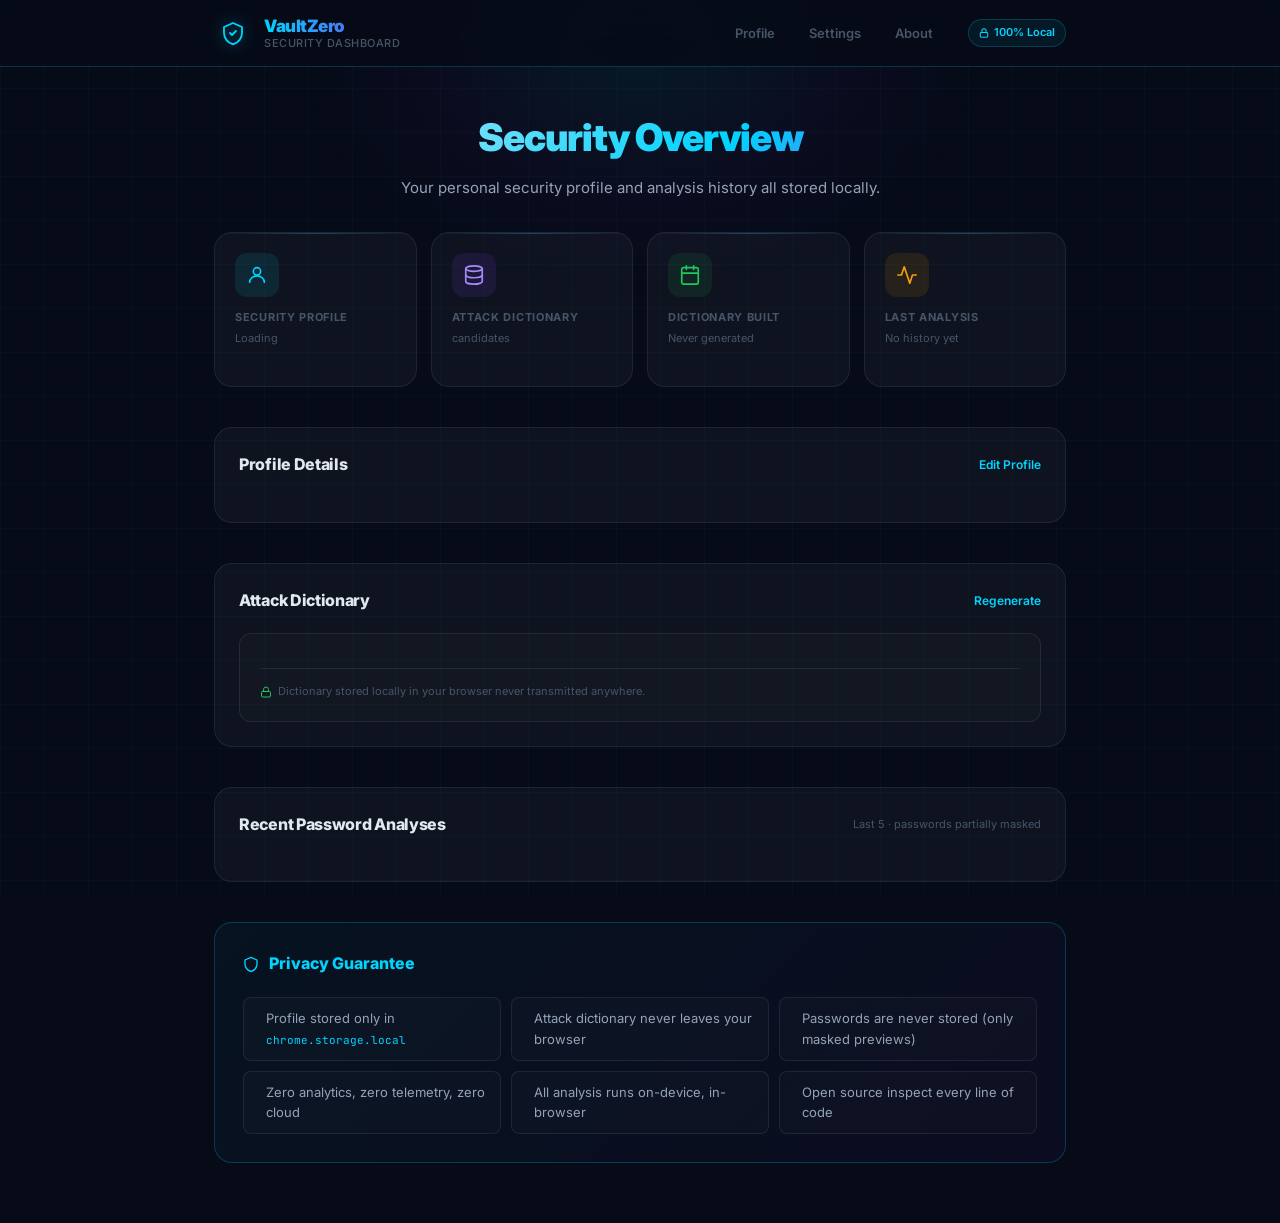
<file: extension/pages/dashboard.html>
<!DOCTYPE html>
<html lang="en">
<head>
  <meta charset="UTF-8" />
  <meta name="viewport" content="width=device-width, initial-scale=1.0" />
  <title>VaultZero  Security Dashboard</title>
  <meta name="description" content="VaultZero personal security overview  profile status, attack dictionary stats, and recent password analysis history. 100% local." />
  <link rel="preconnect" href="https://fonts.googleapis.com" />
  <link rel="preconnect" href="https://fonts.gstatic.com" crossorigin />
  <link href="https://fonts.googleapis.com/css2?family=Inter:wght@300;400;500;600;700;800;900&family=JetBrains+Mono:wght@400;500;600&display=swap" rel="stylesheet" />
  <link rel="stylesheet" href="dashboard.css" />
</head>
<body>

<!--  Background grid  -->
<div class="bg-grid" aria-hidden="true"></div>
<div class="bg-glow" aria-hidden="true"></div>

<!--  Header  -->
<header class="dash-header" id="dash-header">
  <div class="dash-header-inner">
    <div class="brand">
      <div class="brand-icon" aria-hidden="true">
        <svg width="24" height="24" viewBox="0 0 24 24" fill="none" xmlns="http://www.w3.org/2000/svg">
          <path d="M12 2L3 6v6c0 5.25 3.75 10.15 9 11.25C17.25 22.15 21 17.25 21 12V6L12 2z" fill="none" stroke="currentColor" stroke-width="1.8" stroke-linejoin="round"/>
          <path d="M9 12l2 2 4-4" stroke="currentColor" stroke-width="1.8" stroke-linecap="round" stroke-linejoin="round"/>
        </svg>
      </div>
      <div class="brand-text">
        <span class="brand-name">VaultZero</span>
        <span class="brand-sub">Security Dashboard</span>
      </div>
    </div>
    <nav class="dash-nav" aria-label="Extension navigation">
      <a href="../pages/profile.html" class="nav-link" id="nav-profile">Profile</a>
      <a href="../pages/settings.html" class="nav-link" id="nav-settings">Settings</a>
      <a href="../pages/about.html" class="nav-link" id="nav-about">About</a>
    </nav>
    <div class="privacy-pill">
      <svg width="10" height="10" viewBox="0 0 24 24" fill="none" stroke="currentColor" stroke-width="2.5" stroke-linecap="round" stroke-linejoin="round">
        <rect x="3" y="11" width="18" height="11" rx="2" ry="2"/><path d="M7 11V7a5 5 0 0 1 10 0v4"/>
      </svg>
      100% Local
    </div>
  </div>
</header>

<!--  Main  -->
<main class="dash-main" id="dash-main">

  <!--  Hero Stats  -->
  <section class="hero-section" aria-labelledby="hero-title">
    <h1 id="hero-title" class="hero-title">Security Overview</h1>
    <p class="hero-sub">Your personal security profile and analysis history  all stored locally.</p>

    <div class="hero-cards" id="hero-cards">
      <!-- Profile Status -->
      <div class="hero-card" id="card-profile-status">
        <div class="hero-card-icon hero-card-icon--profile" aria-hidden="true">
          <svg width="22" height="22" viewBox="0 0 24 24" fill="none" stroke="currentColor" stroke-width="1.8" stroke-linecap="round" stroke-linejoin="round">
            <circle cx="12" cy="8" r="4"/><path d="M4 20c0-4 3.6-7 8-7s8 3 8 7"/>
          </svg>
        </div>
        <div class="hero-card-body">
          <div class="hero-card-label">Security Profile</div>
          <div class="hero-card-val" id="hc-profile-val"></div>
          <div class="hero-card-sub" id="hc-profile-sub">Loading</div>
        </div>
        <div class="hero-card-badge" id="hc-profile-badge"></div>
      </div>

      <!-- Attack Dict Size -->
      <div class="hero-card" id="card-dict-size">
        <div class="hero-card-icon hero-card-icon--dict" aria-hidden="true">
          <svg width="22" height="22" viewBox="0 0 24 24" fill="none" stroke="currentColor" stroke-width="1.8" stroke-linecap="round" stroke-linejoin="round">
            <ellipse cx="12" cy="5" rx="9" ry="3"/><path d="M21 12c0 1.66-4 3-9 3s-9-1.34-9-3"/><path d="M3 5v14c0 1.66 4 3 9 3s9-1.34 9-3V5"/>
          </svg>
        </div>
        <div class="hero-card-body">
          <div class="hero-card-label">Attack Dictionary</div>
          <div class="hero-card-val" id="hc-dict-val"></div>
          <div class="hero-card-sub" id="hc-dict-sub">candidates</div>
        </div>
        <div class="hero-card-badge" id="hc-dict-badge"></div>
      </div>

      <!-- Last Generated -->
      <div class="hero-card" id="card-generated">
        <div class="hero-card-icon hero-card-icon--date" aria-hidden="true">
          <svg width="22" height="22" viewBox="0 0 24 24" fill="none" stroke="currentColor" stroke-width="1.8" stroke-linecap="round" stroke-linejoin="round">
            <rect x="3" y="4" width="18" height="18" rx="2" ry="2"/><line x1="16" y1="2" x2="16" y2="6"/><line x1="8" y1="2" x2="8" y2="6"/><line x1="3" y1="10" x2="21" y2="10"/>
          </svg>
        </div>
        <div class="hero-card-body">
          <div class="hero-card-label">Dictionary Built</div>
          <div class="hero-card-val" id="hc-date-val"></div>
          <div class="hero-card-sub" id="hc-date-sub">Never generated</div>
        </div>
      </div>

      <!-- Last Analysis Score -->
      <div class="hero-card" id="card-last-score">
        <div class="hero-card-icon hero-card-icon--score" aria-hidden="true">
          <svg width="22" height="22" viewBox="0 0 24 24" fill="none" stroke="currentColor" stroke-width="1.8" stroke-linecap="round" stroke-linejoin="round">
            <polyline points="22 12 18 12 15 21 9 3 6 12 2 12"/>
          </svg>
        </div>
        <div class="hero-card-body">
          <div class="hero-card-label">Last Analysis</div>
          <div class="hero-card-val" id="hc-score-val"></div>
          <div class="hero-card-sub" id="hc-score-sub">No history yet</div>
        </div>
        <div class="hero-card-risk" id="hc-score-risk"></div>
      </div>
    </div>
  </section>

  <!--  Profile Details  -->
  <section class="dash-section" id="section-profile" aria-labelledby="section-profile-title">
    <div class="section-header">
      <h2 class="section-title" id="section-profile-title">Profile Details</h2>
      <a href="../pages/profile.html" class="section-action" id="btn-edit-profile">Edit Profile </a>
    </div>

    <!-- No profile -->
    <div class="no-profile-block" id="no-profile-block" style="display:none">
      <div class="no-profile-icon" aria-hidden="true">
        <svg width="40" height="40" viewBox="0 0 24 24" fill="none" stroke="currentColor" stroke-width="1.3" stroke-linecap="round" stroke-linejoin="round">
          <circle cx="12" cy="8" r="4"/><path d="M4 20c0-4 3.6-7 8-7s8 3 8 7"/>
        </svg>
      </div>
      <h3 class="no-profile-title">No Profile Yet</h3>
      <p class="no-profile-desc">Set up your personal profile so VaultZero can generate a targeted attack dictionary  built specifically around you.</p>
      <a href="../pages/profile.html#setup" class="setup-btn" id="btn-setup-profile">
        Begin First-Time Setup
        <svg width="14" height="14" viewBox="0 0 24 24" fill="none" stroke="currentColor" stroke-width="2.5" stroke-linecap="round" stroke-linejoin="round"><polyline points="9 18 15 12 9 6"/></svg>
      </a>
    </div>

    <!-- Profile exists -->
    <div class="profile-block" id="profile-block" style="display:none">
      <div class="profile-summary-card" id="profile-summary-card">
        <div class="profile-header">
          <div class="profile-avatar" id="profile-avatar">?</div>
          <div class="profile-info">
            <div class="profile-name" id="profile-name"></div>
            <div class="profile-completion" id="profile-completion">
              <div class="completion-bar-track" id="completion-track">
                <div class="completion-bar-fill" id="completion-fill"></div>
              </div>
              <span class="completion-label" id="completion-label">0/13 fields</span>
            </div>
          </div>
          <div class="profile-dates" id="profile-dates"></div>
        </div>
        <div class="profile-fields-grid" id="profile-fields-grid"></div>
      </div>
    </div>
  </section>

  <!--  Attack Dictionary  -->
  <section class="dash-section" id="section-dict" aria-labelledby="section-dict-title">
    <div class="section-header">
      <h2 class="section-title" id="section-dict-title">Attack Dictionary</h2>
      <a href="../pages/profile.html" class="section-action" id="btn-regen-dict">Regenerate </a>
    </div>

    <div class="dict-card" id="dict-card">
      <div class="dict-status-row" id="dict-status-row">
        <!-- populated by JS -->
      </div>
      <div class="dict-privacy-note">
        <svg width="12" height="12" viewBox="0 0 24 24" fill="none" stroke="currentColor" stroke-width="2" stroke-linecap="round" stroke-linejoin="round">
          <rect x="3" y="11" width="18" height="11" rx="2" ry="2"/><path d="M7 11V7a5 5 0 0 1 10 0v4"/>
        </svg>
        Dictionary stored locally in your browser  never transmitted anywhere.
      </div>
    </div>
  </section>

  <!--  Analysis History  -->
  <section class="dash-section" id="section-history" aria-labelledby="section-history-title">
    <div class="section-header">
      <h2 class="section-title" id="section-history-title">Recent Password Analyses</h2>
      <span class="section-note">Last 5 · passwords partially masked</span>
    </div>

    <div id="history-empty" class="history-empty" style="display:none">
      <svg width="32" height="32" viewBox="0 0 24 24" fill="none" stroke="currentColor" stroke-width="1.3" stroke-linecap="round" stroke-linejoin="round" style="opacity:0.4">
        <polyline points="22 12 18 12 15 21 9 3 6 12 2 12"/>
      </svg>
      <p>No analysis history yet. Open the extension popup and analyze a password to see results here.</p>
    </div>

    <div class="history-table-wrap" id="history-table-wrap" style="display:none">
      <table class="history-table" id="history-table" aria-label="Password analysis history">
        <thead>
          <tr>
            <th>Password</th>
            <th>Score</th>
            <th>Generic Risk</th>
            <th>Targeted Risk</th>
            <th>Rank</th>
            <th>Time</th>
          </tr>
        </thead>
        <tbody id="history-tbody"></tbody>
      </table>
    </div>
  </section>

  <!--  Privacy Statement  -->
  <section class="privacy-section" aria-labelledby="privacy-title">
    <div class="privacy-card">
      <h2 class="privacy-title" id="privacy-title">
        <svg width="16" height="16" viewBox="0 0 24 24" fill="none" stroke="currentColor" stroke-width="2" stroke-linecap="round" stroke-linejoin="round">
          <path d="M12 2L3 6v6c0 5.25 3.75 10.15 9 11.25C17.25 22.15 21 17.25 21 12V6L12 2z"/>
        </svg>
        Privacy Guarantee
      </h2>
      <div class="privacy-grid">
        <div class="privacy-item">
          <span class="privacy-check"></span>
          <span>Profile stored only in <code>chrome.storage.local</code></span>
        </div>
        <div class="privacy-item">
          <span class="privacy-check"></span>
          <span>Attack dictionary never leaves your browser</span>
        </div>
        <div class="privacy-item">
          <span class="privacy-check"></span>
          <span>Passwords are never stored (only masked previews)</span>
        </div>
        <div class="privacy-item">
          <span class="privacy-check"></span>
          <span>Zero analytics, zero telemetry, zero cloud</span>
        </div>
        <div class="privacy-item">
          <span class="privacy-check"></span>
          <span>All analysis runs on-device, in-browser</span>
        </div>
        <div class="privacy-item">
          <span class="privacy-check"></span>
          <span>Open source  inspect every line of code</span>
        </div>
      </div>
    </div>
  </section>

</main>

<script type="module" src="dashboard.js"></script>
</body>
</html>
</file>
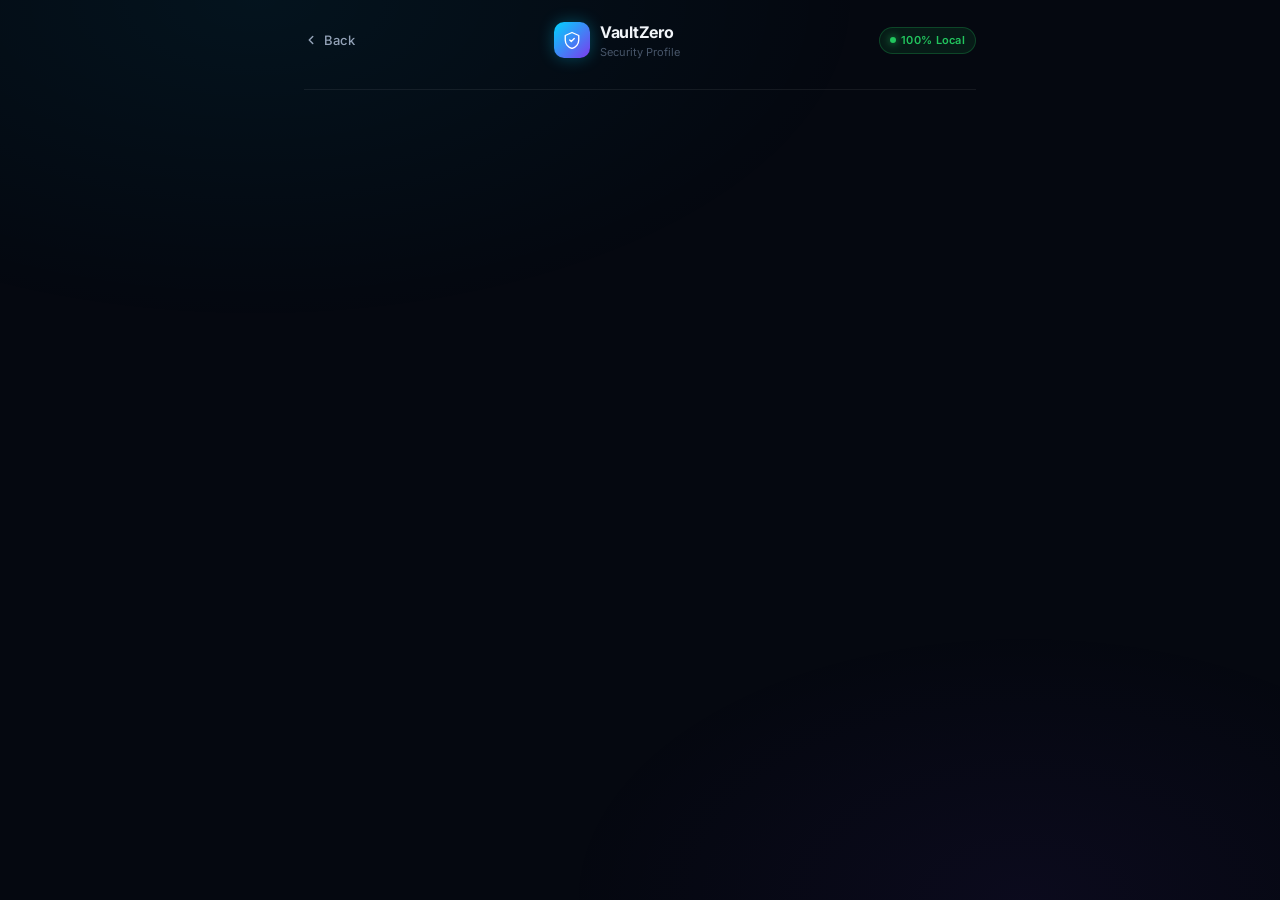
<file: extension/pages/profile.html>
<!DOCTYPE html>
<html lang="en">
<head>
  <meta charset="UTF-8" />
  <meta name="viewport" content="width=device-width, initial-scale=1.0" />
  <title>VaultZero  Security Profile</title>
  <link rel="preconnect" href="https://fonts.googleapis.com" />
  <link rel="preconnect" href="https://fonts.gstatic.com" crossorigin />
  <link href="https://fonts.googleapis.com/css2?family=Inter:wght@300;400;500;600;700;800&display=swap" rel="stylesheet" />
  <link rel="stylesheet" href="profile.css" />
</head>
<body>

<div class="page-wrap">

  <!--  Header  -->
  <header class="page-header">
    <a href="javascript:window.close()" class="back-btn" id="back-btn">
      <svg width="14" height="14" viewBox="0 0 24 24" fill="none" stroke="currentColor" stroke-width="2.5" stroke-linecap="round" stroke-linejoin="round">
        <polyline points="15 18 9 12 15 6"/>
      </svg>
      Back
    </a>
    <div class="header-brand">
      <div class="brand-icon">
        <svg width="18" height="18" viewBox="0 0 24 24" fill="none" stroke="currentColor" stroke-width="1.8" stroke-linejoin="round">
          <path d="M12 2L3 6v6c0 5.25 3.75 10.15 9 11.25C17.25 22.15 21 17.25 21 12V6L12 2z"/>
          <path d="M9 12l2 2 4-4" stroke-linecap="round"/>
        </svg>
      </div>
      <div>
        <span class="brand-name">VaultZero</span>
        <span class="brand-sub">Security Profile</span>
      </div>
    </div>
    <div class="privacy-pill">100% Local</div>
  </header>

  <!-- 
       WIZARD VIEW (shown when #setup or no profile)
   -->
  <div id="wizard-view" style="display:none">

    <!-- Step indicators -->
    <div class="wizard-steps" id="wizard-steps">
      <div class="step-item active" id="step-ind-1">
        <div class="step-dot">1</div>
        <span class="step-label">Welcome</span>
      </div>
      <div class="step-connector" id="conn-1-2"></div>
      <div class="step-item" id="step-ind-2">
        <div class="step-dot">2</div>
        <span class="step-label">Your Profile</span>
      </div>
      <div class="step-connector" id="conn-2-3"></div>
      <div class="step-item" id="step-ind-3">
        <div class="step-dot">3</div>
        <span class="step-label">Building</span>
      </div>
    </div>

    <!--  Step 1: Welcome  -->
    <div class="wizard-panel active" id="wizard-step-1">
      <div class="welcome-hero">
        <div class="hero-shield">
          <svg width="40" height="40" viewBox="0 0 24 24" fill="none" stroke="currentColor" stroke-width="1.5" stroke-linecap="round" stroke-linejoin="round">
            <path d="M12 2L3 6v6c0 5.25 3.75 10.15 9 11.25C17.25 22.15 21 17.25 21 12V6L12 2z"/>
            <path d="M9 12l2 2 4-4"/>
          </svg>
        </div>
        <h1 class="hero-title">Your Personal Security Shield</h1>
        <p class="hero-sub">
          Most password checkers only test generic strength. VaultZero goes further 
          it tests whether your password would survive a targeted attack against <em>you</em>.
        </p>

        <div class="privacy-guarantee">
          <div class="guar-icon">
            <svg width="20" height="20" viewBox="0 0 24 24" fill="none" stroke="currentColor" stroke-width="2" stroke-linecap="round" stroke-linejoin="round">
              <rect x="3" y="11" width="18" height="11" rx="2" ry="2"/>
              <path d="M7 11V7a5 5 0 0 1 10 0v4"/>
            </svg>
          </div>
          <div>
            <div class="guar-title">Your profile never leaves your browser.</div>
            <div class="guar-desc">All analysis runs locally. No servers, no uploads, no accounts. Ever.</div>
          </div>
        </div>

        <div class="feature-grid">
          <div class="feature-card">
            <div class="feature-icon"></div>
            <div class="feature-title">Targeted Attack Sim</div>
            <div class="feature-desc">10,00015,000 personalized attack candidates</div>
          </div>
          <div class="feature-card">
            <div class="feature-icon"></div>
            <div class="feature-title">Instant Results</div>
            <div class="feature-desc">Pre-computed dictionary  &lt;5ms lookups</div>
          </div>
          <div class="feature-card">
            <div class="feature-icon"></div>
            <div class="feature-title">100% Private</div>
            <div class="feature-desc">Browser-local storage only</div>
          </div>
        </div>

        <button class="btn btn-primary btn-lg" id="wizard-next-1">
          Begin Security Setup
          <svg width="16" height="16" viewBox="0 0 24 24" fill="none" stroke="currentColor" stroke-width="2.5" stroke-linecap="round" stroke-linejoin="round">
            <polyline points="9 18 15 12 9 6"/>
          </svg>
        </button>
      </div>
    </div>

    <!--  Step 2: Profile Form  -->
    <div class="wizard-panel" id="wizard-step-2">

      <div class="privacy-note">
        <svg width="14" height="14" viewBox="0 0 24 24" fill="none" stroke="currentColor" stroke-width="2" stroke-linecap="round" stroke-linejoin="round">
          <circle cx="12" cy="12" r="10"/><line x1="12" y1="8" x2="12" y2="12"/><line x1="12" y1="16" x2="12.01" y2="16"/>
        </svg>
        All fields are <strong>optional</strong>. More info = more accurate personalized analysis. Everything is stored locally.
      </div>

      <!-- Identity -->
      <div class="form-section-title">Identity</div>
      <div class="form-grid">
        <div class="form-field">
          <label><span class="field-icon"></span> First Name</label>
          <input type="text" id="pf-firstName" placeholder="e.g. Sanskar" autocomplete="off" />
        </div>
        <div class="form-field">
          <label><span class="field-icon"></span> Last Name</label>
          <input type="text" id="pf-lastName" placeholder="e.g. Phougat" autocomplete="off" />
        </div>
        <div class="form-field">
          <label><span class="field-icon"></span> Nickname</label>
          <input type="text" id="pf-nickname" placeholder="e.g. Sandy" autocomplete="off" />
        </div>
        <div class="form-field">
          <label><span class="field-icon">@</span> Username</label>
          <input type="text" id="pf-username" placeholder="e.g. sanskar99" autocomplete="off" />
        </div>
        <div class="form-field">
          <label><span class="field-icon"></span> Date of Birth</label>
          <input type="date" id="pf-dob" />
        </div>
        <div class="form-field">
          <label><span class="field-icon">#️</span> Favourite Number</label>
          <input type="text" id="pf-favoriteNumber" placeholder="e.g. 7" autocomplete="off" maxlength="8" />
        </div>
      </div>

      <!-- Relationships -->
      <div class="form-section-title">People & Pets</div>
      <div class="form-grid">
        <div class="form-field">
          <label><span class="field-icon">️</span> Partner's Name</label>
          <input type="text" id="pf-partnerName" placeholder="e.g. Priya" autocomplete="off" />
        </div>
        <div class="form-field">
          <label><span class="field-icon"></span> Pet's Name</label>
          <input type="text" id="pf-petName" placeholder="e.g. Bruno" autocomplete="off" />
        </div>
        <div class="form-field">
          <label><span class="field-icon"></span> Company / School</label>
          <input type="text" id="pf-companyName" placeholder="e.g. Google" autocomplete="off" />
        </div>
        <div class="form-field">
          <label><span class="field-icon"></span> Favourite Sports Team</label>
          <input type="text" id="pf-sportsTeam" placeholder="e.g. CSK" autocomplete="off" />
        </div>
      </div>

      <!-- Digital Identity -->
      <div class="form-section-title">Digital Identity</div>
      <div class="form-grid">
        <div class="form-field">
          <label><span class="field-icon"></span> Gamer Tag</label>
          <input type="text" id="pf-gamerTag" placeholder="e.g. xSandy" autocomplete="off" />
        </div>
        <div class="form-field">
          <label><span class="field-icon"></span> Common Alias</label>
          <input type="text" id="pf-commonAlias" placeholder="e.g. san" autocomplete="off" />
        </div>
        <div class="form-field form-grid single">
          <label><span class="field-icon"></span> Custom Keywords <span class="optional-tag">comma-separated</span></label>
          <input type="text" id="pf-customKeywords" placeholder="e.g. cricket, chai, 2004" autocomplete="off" />
          <span class="form-hint">Words you commonly use in passwords</span>
        </div>
      </div>

      <div class="form-actions">
        <button class="btn btn-ghost" id="wizard-skip-2">Skip Setup</button>
        <div class="form-actions-right">
          <button class="btn btn-secondary" id="wizard-back-2"> Back</button>
          <button class="btn btn-primary" id="wizard-next-2" id="build-profile-btn">
            Build My Profile
            <svg width="14" height="14" viewBox="0 0 24 24" fill="none" stroke="currentColor" stroke-width="2.5" stroke-linecap="round" stroke-linejoin="round">
              <polyline points="9 18 15 12 9 6"/>
            </svg>
          </button>
        </div>
      </div>
    </div>

    <!--  Step 3: Generating  -->
    <div class="wizard-panel" id="wizard-step-3">
      <div class="gen-progress-wrap" id="gen-in-progress">
        <div class="gen-spinner-ring" id="gen-spinner"></div>
        <div class="gen-title">Building Your Attack Profile</div>
        <div class="gen-sub" id="gen-sub-text">Generating personalized attack candidates</div>
        <div class="progress-track">
          <div class="progress-fill" id="gen-progress-fill" style="width:5%"></div>
        </div>
        <div class="progress-pct" id="gen-progress-pct">5%</div>
      </div>

      <div class="gen-done" id="gen-done" style="display:none">
        <div class="done-check">
          <svg width="32" height="32" viewBox="0 0 24 24" fill="none" stroke="currentColor" stroke-width="2.5" stroke-linecap="round" stroke-linejoin="round">
            <polyline points="20 6 9 17 4 12"/>
          </svg>
        </div>
        <div class="done-title">Profile Ready!</div>
        <div class="done-sub">Your personalized attack dictionary has been generated.</div>
        <div class="done-stats">
          <div class="done-stat">
            <span class="done-stat-val" id="done-dict-size"></span>
            <span class="done-stat-key">Attack Candidates</span>
          </div>
          <div class="done-stat">
            <span class="done-stat-val" id="done-time"></span>
            <span class="done-stat-key">Generation Time</span>
          </div>
        </div>
        <button class="btn btn-primary btn-lg" id="done-close-btn">
          Start Using VaultZero
          <svg width="14" height="14" viewBox="0 0 24 24" fill="none" stroke="currentColor" stroke-width="2.5" stroke-linecap="round" stroke-linejoin="round">
            <polyline points="9 18 15 12 9 6"/>
          </svg>
        </button>
      </div>
    </div>

  </div><!-- /wizard-view -->

  <!-- 
       MANAGEMENT VIEW (shown when profile already exists)
   -->
  <div id="manage-view" style="display:none">
    <div class="manage-view">

      <!-- Profile summary card -->
      <div class="profile-card">
        <div class="profile-card-header">
          <div class="profile-avatar" id="mgmt-avatar">?</div>
          <div>
            <div class="profile-name" id="mgmt-name">Loading</div>
            <div class="profile-meta" id="mgmt-meta"></div>
          </div>
          <div class="profile-badge" id="mgmt-completeness">0/13 fields</div>
        </div>
        <div class="profile-fields" id="mgmt-fields">
          <!-- Rendered by JS -->
        </div>
      </div>

      <!-- Stale dictionary warning (shown if dict is outdated) -->
      <div class="stale-warning" id="stale-warning" style="display:none">
        <svg width="16" height="16" viewBox="0 0 24 24" fill="none" stroke="currentColor" stroke-width="2" stroke-linecap="round" stroke-linejoin="round">
          <path d="M10.29 3.86L1.82 18a2 2 0 0 0 1.71 3h16.94a2 2 0 0 0 1.71-3L13.71 3.86a2 2 0 0 0-3.42 0z"/>
          <line x1="12" y1="9" x2="12" y2="13"/><line x1="12" y1="17" x2="12.01" y2="17"/>
        </svg>
        Your attack profile is outdated. Regenerate it to reflect profile changes.
      </div>

      <!-- Dictionary status card -->
      <div class="dict-card">
        <div class="dict-card-header">
          <div class="dict-card-title">
            <svg width="14" height="14" viewBox="0 0 24 24" fill="none" stroke="currentColor" stroke-width="2" stroke-linecap="round" stroke-linejoin="round">
              <path d="M4 19.5A2.5 2.5 0 0 1 6.5 17H20"/>
              <path d="M6.5 2H20v20H6.5A2.5 2.5 0 0 1 4 19.5v-15A2.5 2.5 0 0 1 6.5 2z"/>
            </svg>
            Attack Profile
          </div>
          <button class="regen-btn" id="regen-btn">
            <svg width="12" height="12" viewBox="0 0 24 24" fill="none" stroke="currentColor" stroke-width="2.5" stroke-linecap="round" stroke-linejoin="round">
              <polyline points="23 4 23 10 17 10"/>
              <path d="M20.49 15a9 9 0 1 1-2.12-9.36L23 10"/>
            </svg>
            Regenerate
          </button>
        </div>
        <div id="dict-has-data">
          <div class="dict-stats-row">
            <div class="dict-stat">
              <span class="dict-stat-val" id="mgmt-dict-size"></span>
              <span class="dict-stat-key">Candidates</span>
            </div>
            <div class="dict-stat">
              <span class="dict-stat-val" id="mgmt-dict-date"></span>
              <span class="dict-stat-key">Generated</span>
            </div>
            <div class="dict-stat">
              <span class="dict-stat-val" id="mgmt-dict-version"></span>
              <span class="dict-stat-key">Version</span>
            </div>
          </div>
        </div>
        <div id="dict-no-data" style="display:none">
          <div class="dict-no-data">No attack profile generated yet.</div>
        </div>
        <!-- Regen progress (hidden by default) -->
        <div id="regen-progress" style="display:none; margin-top:14px">
          <div class="progress-track">
            <div class="progress-fill" id="regen-progress-fill" style="width:5%"></div>
          </div>
          <div class="progress-pct" id="regen-progress-pct" style="margin-top:6px">5%</div>
        </div>
      </div>

      <!-- Actions -->
      <div class="manage-actions">
        <button class="btn btn-primary" id="edit-profile-btn">
          <svg width="13" height="13" viewBox="0 0 24 24" fill="none" stroke="currentColor" stroke-width="2.5" stroke-linecap="round" stroke-linejoin="round">
            <path d="M11 4H4a2 2 0 0 0-2 2v14a2 2 0 0 0 2 2h14a2 2 0 0 0 2-2v-7"/>
            <path d="M18.5 2.5a2.121 2.121 0 0 1 3 3L12 15l-4 1 1-4 9.5-9.5z"/>
          </svg>
          Edit Profile
        </button>
        <button class="btn btn-secondary" id="export-btn">
          <svg width="13" height="13" viewBox="0 0 24 24" fill="none" stroke="currentColor" stroke-width="2.5" stroke-linecap="round" stroke-linejoin="round">
            <path d="M21 15v4a2 2 0 0 1-2 2H5a2 2 0 0 1-2-2v-4"/>
            <polyline points="7 10 12 15 17 10"/>
            <line x1="12" y1="15" x2="12" y2="3"/>
          </svg>
          Export Profile
        </button>
        <button class="btn btn-danger" id="delete-btn">
          <svg width="13" height="13" viewBox="0 0 24 24" fill="none" stroke="currentColor" stroke-width="2.5" stroke-linecap="round" stroke-linejoin="round">
            <polyline points="3 6 5 6 21 6"/>
            <path d="M19 6v14a2 2 0 0 1-2 2H7a2 2 0 0 1-2-2V6m3 0V4a1 1 0 0 1 1-1h4a1 1 0 0 1 1 1v2"/>
          </svg>
          Delete Profile
        </button>
      </div>
    </div>
  </div><!-- /manage-view -->

  <!-- Edit form (inline, shown when editing) -->
  <div id="edit-view" style="display:none">
    <div class="privacy-note">
      <svg width="14" height="14" viewBox="0 0 24 24" fill="none" stroke="currentColor" stroke-width="2" stroke-linecap="round" stroke-linejoin="round">
        <circle cx="12" cy="12" r="10"/><line x1="12" y1="8" x2="12" y2="12"/><line x1="12" y1="16" x2="12.01" y2="16"/>
      </svg>
      Updating your profile will automatically trigger a new attack profile generation.
    </div>

    <div class="form-section-title">Identity</div>
    <div class="form-grid">
      <div class="form-field"><label>First Name</label><input type="text" id="ef-firstName" autocomplete="off" /></div>
      <div class="form-field"><label>Last Name</label><input type="text" id="ef-lastName" autocomplete="off" /></div>
      <div class="form-field"><label>Nickname</label><input type="text" id="ef-nickname" autocomplete="off" /></div>
      <div class="form-field"><label>Username</label><input type="text" id="ef-username" autocomplete="off" /></div>
      <div class="form-field"><label>Date of Birth</label><input type="date" id="ef-dob" /></div>
      <div class="form-field"><label>Favourite Number</label><input type="text" id="ef-favoriteNumber" autocomplete="off" maxlength="8" /></div>
    </div>

    <div class="form-section-title">People & Pets</div>
    <div class="form-grid">
      <div class="form-field"><label>Partner's Name</label><input type="text" id="ef-partnerName" autocomplete="off" /></div>
      <div class="form-field"><label>Pet's Name</label><input type="text" id="ef-petName" autocomplete="off" /></div>
      <div class="form-field"><label>Company / School</label><input type="text" id="ef-companyName" autocomplete="off" /></div>
      <div class="form-field"><label>Sports Team</label><input type="text" id="ef-sportsTeam" autocomplete="off" /></div>
    </div>

    <div class="form-section-title">Digital Identity</div>
    <div class="form-grid">
      <div class="form-field"><label>Gamer Tag</label><input type="text" id="ef-gamerTag" autocomplete="off" /></div>
      <div class="form-field"><label>Common Alias</label><input type="text" id="ef-commonAlias" autocomplete="off" /></div>
      <div class="form-field form-grid single">
        <label>Custom Keywords <span class="optional-tag">comma-separated</span></label>
        <input type="text" id="ef-customKeywords" autocomplete="off" />
      </div>
    </div>

    <div class="form-actions">
      <button class="btn btn-ghost" id="edit-cancel-btn">Cancel</button>
      <button class="btn btn-primary" id="edit-save-btn">
        Save &amp; Regenerate
      </button>
    </div>
  </div>

</div><!-- /page-wrap -->

<!--  Delete Confirm Modal  -->
<div class="modal-overlay" id="delete-modal">
  <div class="modal-box">
    <div class="modal-icon">
      <svg width="26" height="26" viewBox="0 0 24 24" fill="none" stroke="currentColor" stroke-width="2" stroke-linecap="round" stroke-linejoin="round">
        <polyline points="3 6 5 6 21 6"/>
        <path d="M19 6v14a2 2 0 0 1-2 2H7a2 2 0 0 1-2-2V6m3 0V4a1 1 0 0 1 1-1h4a1 1 0 0 1 1 1v2"/>
      </svg>
    </div>
    <div class="modal-title">Delete Security Profile?</div>
    <div class="modal-body">
      This will permanently erase your personal profile and all 
      generated attack dictionaries from this browser.<br/><br/>
      <strong>This action cannot be undone.</strong>
    </div>
    <div class="modal-actions">
      <button class="btn btn-secondary" id="delete-cancel">Keep Profile</button>
      <button class="btn btn-danger" id="delete-confirm">Yes, Delete</button>
    </div>
  </div>
</div>

<!--  Toast  -->
<div class="toast" id="toast">
  <svg width="14" height="14" viewBox="0 0 24 24" fill="none" stroke="currentColor" stroke-width="2.5" stroke-linecap="round" stroke-linejoin="round">
    <polyline points="20 6 9 17 4 12"/>
  </svg>
  <span id="toast-msg">Saved</span>
</div>

<script type="module" src="profile.js"></script>
</body>
</html>
</file>
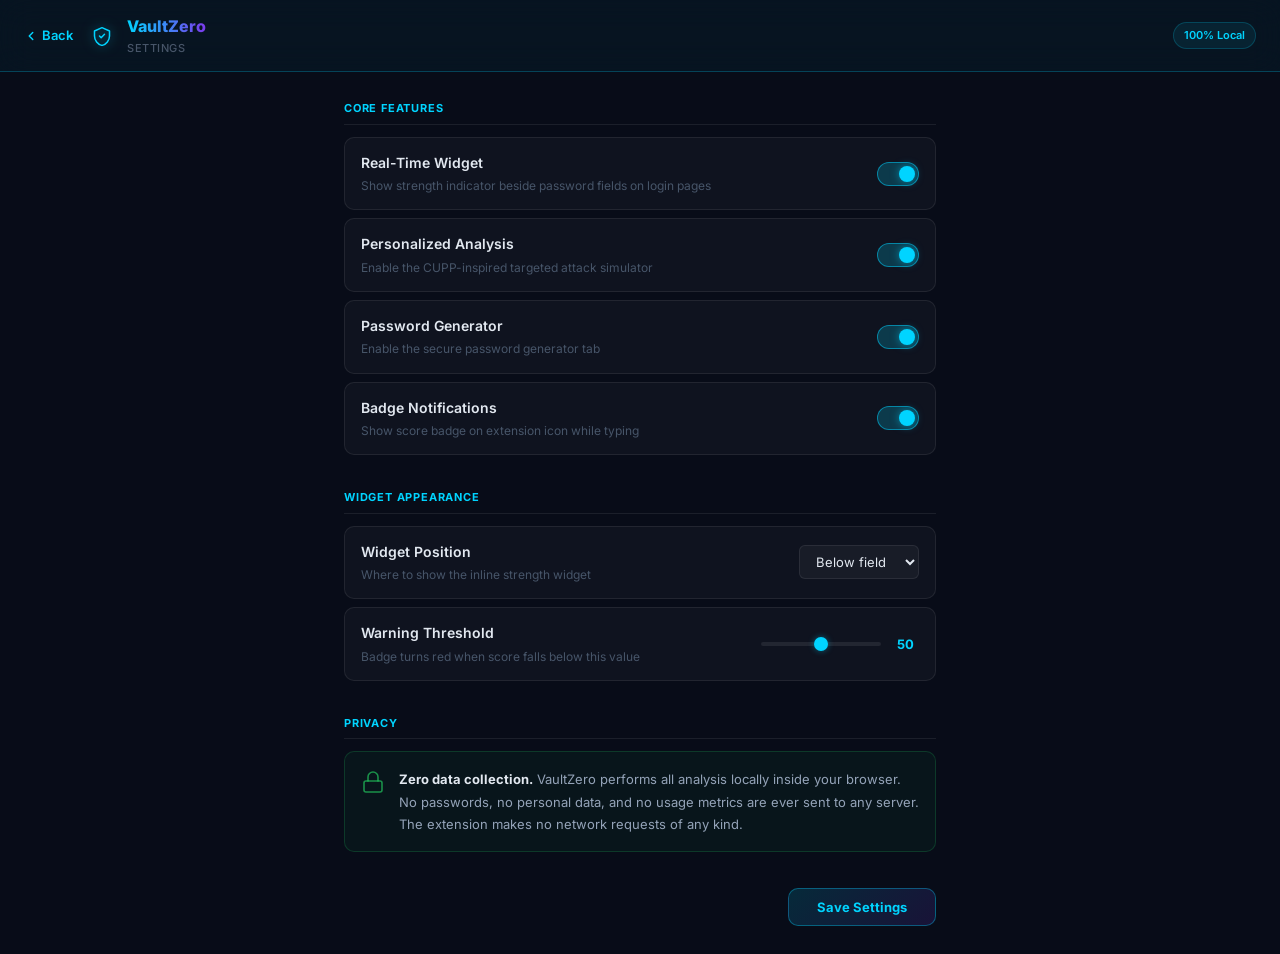
<file: extension/pages/settings.html>
<!DOCTYPE html>
<html lang="en">
<head>
  <meta charset="UTF-8" />
  <meta name="viewport" content="width=device-width, initial-scale=1.0" />
  <title>VaultZero  Settings</title>
  <link rel="preconnect" href="https://fonts.googleapis.com" />
  <link rel="preconnect" href="https://fonts.gstatic.com" crossorigin />
  <link href="https://fonts.googleapis.com/css2?family=Inter:wght@300;400;500;600;700;800&display=swap" rel="stylesheet" />
  <link rel="stylesheet" href="settings.css" />
</head>
<body>

<header class="page-header">
  <a href="javascript:history.back()" class="back-btn">
    <svg width="14" height="14" viewBox="0 0 24 24" fill="none" stroke="currentColor" stroke-width="2.5" stroke-linecap="round" stroke-linejoin="round">
      <polyline points="15 18 9 12 15 6"/>
    </svg>
    Back
  </a>
  <div class="header-brand">
    <div class="brand-icon">
      <svg width="20" height="20" viewBox="0 0 24 24" fill="none" stroke="currentColor" stroke-width="1.8" stroke-linejoin="round">
        <path d="M12 2L3 6v6c0 5.25 3.75 10.15 9 11.25C17.25 22.15 21 17.25 21 12V6L12 2z"/>
        <path d="M9 12l2 2 4-4" stroke-linecap="round"/>
      </svg>
    </div>
    <div>
      <span class="brand-name">VaultZero</span>
      <span class="brand-sub">Settings</span>
    </div>
  </div>
  <div class="privacy-badge">100% Local</div>
</header>

<main class="settings-main">

  <section class="settings-section">
    <h2 class="section-title">Core Features</h2>

    <div class="setting-row">
      <div class="setting-info">
        <div class="setting-name">Real-Time Widget</div>
        <div class="setting-desc">Show strength indicator beside password fields on login pages</div>
      </div>
      <label class="toggle">
        <input type="checkbox" id="setting-widget" checked />
        <span class="toggle-track"><span class="toggle-thumb"></span></span>
      </label>
    </div>

    <div class="setting-row">
      <div class="setting-info">
        <div class="setting-name">Personalized Analysis</div>
        <div class="setting-desc">Enable the CUPP-inspired targeted attack simulator</div>
      </div>
      <label class="toggle">
        <input type="checkbox" id="setting-personal" checked />
        <span class="toggle-track"><span class="toggle-thumb"></span></span>
      </label>
    </div>

    <div class="setting-row">
      <div class="setting-info">
        <div class="setting-name">Password Generator</div>
        <div class="setting-desc">Enable the secure password generator tab</div>
      </div>
      <label class="toggle">
        <input type="checkbox" id="setting-generator" checked />
        <span class="toggle-track"><span class="toggle-thumb"></span></span>
      </label>
    </div>

    <div class="setting-row">
      <div class="setting-info">
        <div class="setting-name">Badge Notifications</div>
        <div class="setting-desc">Show score badge on extension icon while typing</div>
      </div>
      <label class="toggle">
        <input type="checkbox" id="setting-badge" checked />
        <span class="toggle-track"><span class="toggle-thumb"></span></span>
      </label>
    </div>
  </section>

  <section class="settings-section">
    <h2 class="section-title">Widget Appearance</h2>

    <div class="setting-row">
      <div class="setting-info">
        <div class="setting-name">Widget Position</div>
        <div class="setting-desc">Where to show the inline strength widget</div>
      </div>
      <select class="setting-select" id="setting-position">
        <option value="below">Below field</option>
        <option value="beside">Beside field</option>
      </select>
    </div>

    <div class="setting-row">
      <div class="setting-info">
        <div class="setting-name">Warning Threshold</div>
        <div class="setting-desc">Badge turns red when score falls below this value</div>
      </div>
      <div class="slider-wrap">
        <input type="range" min="0" max="100" value="50" id="setting-threshold" class="setting-range" />
        <span class="slider-val" id="threshold-display">50</span>
      </div>
    </div>
  </section>

  <section class="settings-section">
    <h2 class="section-title">Privacy</h2>
    <div class="privacy-card">
      <div class="privacy-icon">
        <svg width="24" height="24" viewBox="0 0 24 24" fill="none" stroke="currentColor" stroke-width="1.6" stroke-linecap="round" stroke-linejoin="round">
          <rect x="3" y="11" width="18" height="11" rx="2" ry="2"/>
          <path d="M7 11V7a5 5 0 0 1 10 0v4"/>
        </svg>
      </div>
      <div class="privacy-text">
        <strong>Zero data collection.</strong> VaultZero performs all analysis locally inside your browser.
        No passwords, no personal data, and no usage metrics are ever sent to any server.
        The extension makes no network requests of any kind.
      </div>
    </div>
  </section>

  <div class="save-row">
    <span class="save-status" id="save-status"></span>
    <button class="save-btn" id="save-btn">Save Settings</button>
  </div>

</main>

<script src="settings.js"></script>
</body>
</html>
</file>
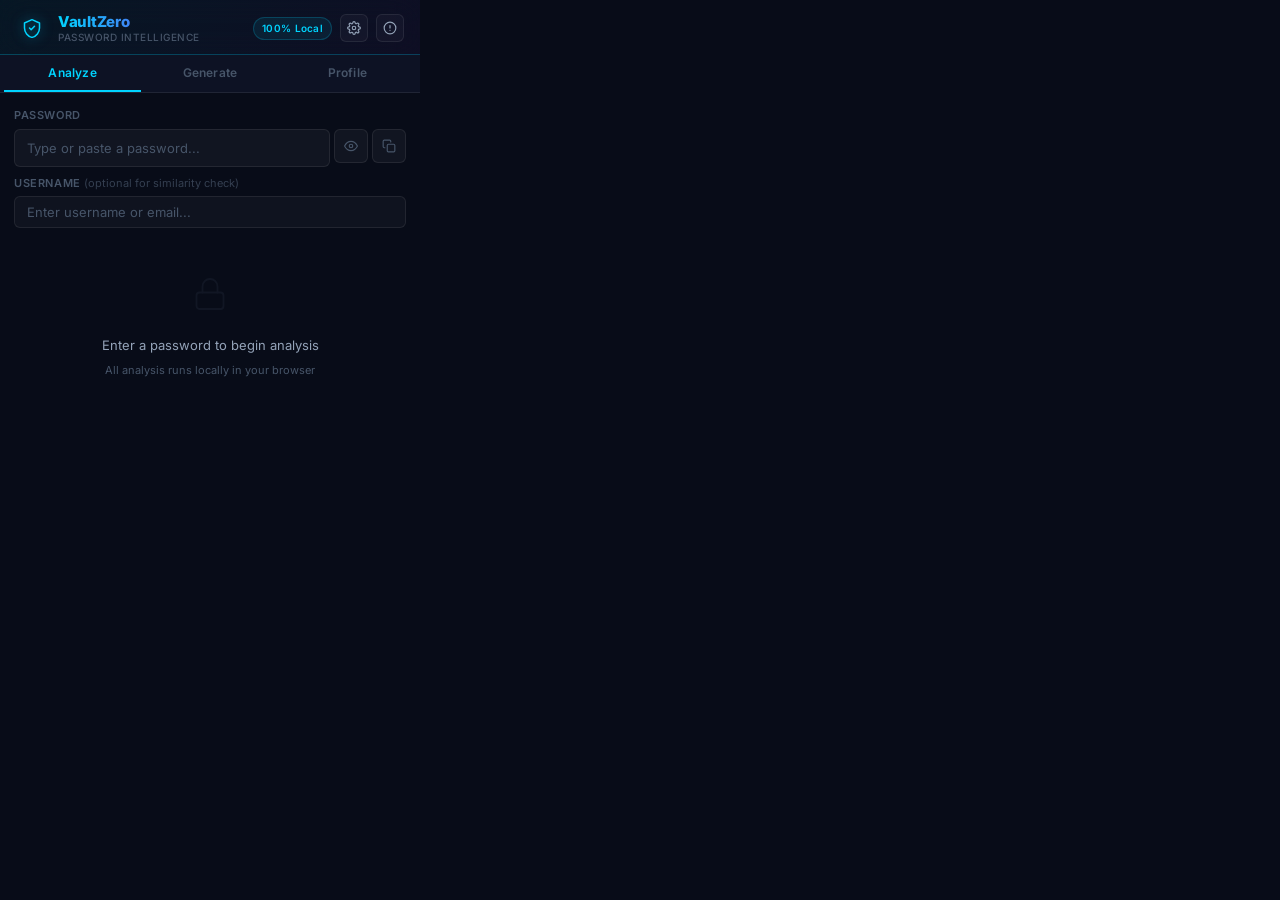
<file: extension/popup/popup.html>
<!DOCTYPE html>
<html lang="en">
<head>
  <meta charset="UTF-8" />
  <meta name="viewport" content="width=device-width, initial-scale=1.0" />
  <title>VaultZero  Password Analyzer</title>
  <link rel="preconnect" href="https://fonts.googleapis.com" />
  <link rel="preconnect" href="https://fonts.gstatic.com" crossorigin />
  <link href="https://fonts.googleapis.com/css2?family=Inter:wght@300;400;500;600;700;800&family=JetBrains+Mono:wght@400;500&display=swap" rel="stylesheet" />
  <link rel="stylesheet" href="popup.css" />
</head>
<body>

<!--  Header  -->
<header class="header">
  <div class="header-brand">
    <div class="brand-icon">
      <svg width="20" height="20" viewBox="0 0 24 24" fill="none" xmlns="http://www.w3.org/2000/svg">
        <path d="M12 2L3 6v6c0 5.25 3.75 10.15 9 11.25C17.25 22.15 21 17.25 21 12V6L12 2z" fill="none" stroke="currentColor" stroke-width="1.8" stroke-linejoin="round"/>
        <path d="M9 12l2 2 4-4" stroke="currentColor" stroke-width="1.8" stroke-linecap="round" stroke-linejoin="round"/>
      </svg>
    </div>
    <div class="brand-text">
      <span class="brand-name">VaultZero</span>
      <span class="brand-sub">Password Intelligence</span>
    </div>
  </div>
  <div class="header-actions">
    <div class="privacy-badge">100% Local</div>
    <a href="../pages/settings.html" target="_blank" class="icon-btn" title="Settings" id="settings-btn">
      <svg width="14" height="14" viewBox="0 0 24 24" fill="none" stroke="currentColor" stroke-width="2" stroke-linecap="round" stroke-linejoin="round">
        <circle cx="12" cy="12" r="3"/><path d="M19.4 15a1.65 1.65 0 0 0 .33 1.82l.06.06a2 2 0 1 1-2.83 2.83l-.06-.06a1.65 1.65 0 0 0-1.82-.33 1.65 1.65 0 0 0-1 1.51V21a2 2 0 0 1-4 0v-.09A1.65 1.65 0 0 0 9 19.4a1.65 1.65 0 0 0-1.82.33l-.06.06a2 2 0 1 1-2.83-2.83l.06-.06A1.65 1.65 0 0 0 4.68 15a1.65 1.65 0 0 0-1.51-1H3a2 2 0 0 1 0-4h.09A1.65 1.65 0 0 0 4.6 9a1.65 1.65 0 0 0-.33-1.82l-.06-.06a2 2 0 1 1 2.83-2.83l.06.06A1.65 1.65 0 0 0 9 4.68a1.65 1.65 0 0 0 1-1.51V3a2 2 0 0 1 4 0v.09a1.65 1.65 0 0 0 1 1.51 1.65 1.65 0 0 0 1.82-.33l.06-.06a2 2 0 1 1 2.83 2.83l-.06.06A1.65 1.65 0 0 0 19.4 9a1.65 1.65 0 0 0 1.51 1H21a2 2 0 0 1 0 4h-.09a1.65 1.65 0 0 0-1.51 1z"/>
      </svg>
    </a>
    <a href="../pages/about.html" target="_blank" class="icon-btn" title="About" id="about-btn">
      <svg width="14" height="14" viewBox="0 0 24 24" fill="none" stroke="currentColor" stroke-width="2" stroke-linecap="round" stroke-linejoin="round">
        <circle cx="12" cy="12" r="10"/><line x1="12" y1="8" x2="12" y2="12"/><line x1="12" y1="16" x2="12.01" y2="16"/>
      </svg>
    </a>
  </div>
</header>

<!--  Tab Nav  -->
<nav class="tab-nav">
  <button class="tab-btn active" data-tab="analyze"  id="tab-analyze">Analyze</button>
  <button class="tab-btn"        data-tab="generate" id="tab-generate">Generate</button>
  <button class="tab-btn"        data-tab="personal" id="tab-personal">Profile</button>
</nav>

<!-- 
     TAB 1  ANALYZE
 -->
<div class="tab-panel active" id="panel-analyze">

  <!-- Password Input -->
  <div class="input-section">
    <div class="field-group">
      <label class="field-label" for="popup-password">Password</label>
      <div class="input-wrap">
        <input type="password" id="popup-password" class="main-input"
               placeholder="Type or paste a password..." autocomplete="off"
               spellcheck="false" />
        <button class="input-action" id="toggle-vis" title="Show / Hide">
          <svg width="14" height="14" viewBox="0 0 24 24" fill="none" stroke="currentColor" stroke-width="2" stroke-linecap="round" stroke-linejoin="round">
            <path d="M1 12s4-8 11-8 11 8 11 8-4 8-11 8-11-8-11-8z"/><circle cx="12" cy="12" r="3"/>
          </svg>
        </button>
        <button class="input-action" id="copy-btn" title="Copy to clipboard">
          <svg width="14" height="14" viewBox="0 0 24 24" fill="none" stroke="currentColor" stroke-width="2" stroke-linecap="round" stroke-linejoin="round">
            <rect x="9" y="9" width="13" height="13" rx="2" ry="2"/><path d="M5 15H4a2 2 0 0 1-2-2V4a2 2 0 0 1 2-2h9a2 2 0 0 1 2 2v1"/>
          </svg>
        </button>
      </div>
    </div>
    <div class="field-group">
      <label class="field-label" for="popup-username">Username <span class="optional">(optional  for similarity check)</span></label>
      <input type="text" id="popup-username" class="sub-input"
             placeholder="Enter username or email..." autocomplete="off" />
    </div>
    <div class="from-page-row" id="from-page-row" style="display:none">
      <span class="from-page-text">Detected password field on this page</span>
      <button class="from-page-btn" id="use-page-pw">Import</button>
    </div>
  </div>

  <!-- Empty state -->
  <div class="empty-state" id="empty-state">
    <div class="empty-icon">
      <svg width="36" height="36" viewBox="0 0 24 24" fill="none" stroke="currentColor" stroke-width="1.2" stroke-linecap="round" stroke-linejoin="round" style="opacity:0.3">
        <rect x="3" y="11" width="18" height="11" rx="2" ry="2"/><path d="M7 11V7a5 5 0 0 1 10 0v4"/>
      </svg>
    </div>
    <p>Enter a password to begin analysis</p>
    <span class="empty-sub">All analysis runs locally in your browser</span>
  </div>

  <!-- Results -->
  <div class="results" id="results" style="display:none">

    <!-- Score Ring + Strength Bar -->
    <div class="score-section">
      <div class="score-ring-wrap">
        <svg class="score-ring" viewBox="0 0 120 120">
          <circle class="ring-track" cx="60" cy="60" r="50"/>
          <circle class="ring-fill" id="ring-fill" cx="60" cy="60" r="50"
                  stroke-dasharray="314.16" stroke-dashoffset="314.16"/>
        </svg>
        <div class="score-center">
          <span class="score-number" id="score-number">0</span>
          <span class="score-label"  id="score-label">Weak</span>
        </div>
      </div>
      <div class="score-meta">
        <div class="strength-row">
          <div class="strength-track">
            <div class="strength-fill" id="strength-fill"></div>
          </div>
          <span class="strength-label" id="strength-label">Weak</span>
        </div>
        <div class="stat-grid">
          <div class="stat-card">
            <span class="stat-val" id="stat-entropy"></span>
            <span class="stat-key">Entropy</span>
          </div>
          <div class="stat-card">
            <span class="stat-val" id="stat-length"></span>
            <span class="stat-key">Length</span>
          </div>
          <div class="stat-card">
            <span class="stat-val" id="stat-charset"></span>
            <span class="stat-key">Charset</span>
          </div>
          <div class="stat-card">
            <span class="stat-val" id="stat-variety"></span>
            <span class="stat-key">Variety</span>
          </div>
        </div>
      </div>
    </div>

    <!-- Character Class Indicators -->
    <div class="char-indicators">
      <div class="char-chip" id="ind-lower">az</div>
      <div class="char-chip" id="ind-upper">AZ</div>
      <div class="char-chip" id="ind-digit">09</div>
      <div class="char-chip" id="ind-symbol">!@#</div>
    </div>

    <!-- Issues -->
    <div class="panel-card" id="issues-panel" style="display:none">
      <div class="card-title">Issues Detected</div>
      <ul class="issues-list" id="issues-list"></ul>
    </div>

    <!-- Score Breakdown -->
    <div class="panel-card">
      <div class="card-title">Score Breakdown</div>
      <div class="breakdown-list" id="breakdown-list"></div>
    </div>

    <!-- Crack Times -->
    <div class="panel-card">
      <div class="card-title">Crack Time Estimates</div>
      <table class="crack-table">
        <tbody id="crack-body"></tbody>
      </table>
    </div>

    <!-- Suggestions -->
    <div class="panel-card">
      <div class="card-title">Recommendations</div>
      <div class="suggestions-list" id="suggestions-list"></div>
    </div>

    <!-- Personalized Risk Row (shown when profile + dict exist) -->
    <div class="personal-risk-row" id="personal-risk-row" style="display:none">
      <div class="personal-risk-label">Targeted Risk</div>
      <div class="personal-risk-badge" id="personal-risk-badge"></div>
      <a href="../pages/profile.html" target="_blank" class="personal-risk-link" id="personal-risk-link">View </a>
    </div>

  </div><!-- /results -->
</div><!-- /panel-analyze -->

<!-- 
     TAB 2 — GENERATE
 -->
<div class="tab-panel" id="panel-generate">
  <div class="sg-wrap">

    <!-- Mode tabs -->
    <div class="sg-modes" role="tablist" aria-label="Generator mode">
      <button class="sg-mode-btn active" data-mode="smartMemorable"  id="sg-mode-memorable"   role="tab" aria-selected="true">Memorable</button>
      <button class="sg-mode-btn"        data-mode="passphrase"      id="sg-mode-passphrase"  role="tab" aria-selected="false">Passphrase</button>
      <button class="sg-mode-btn"        data-mode="maxSecurity"     id="sg-mode-max"         role="tab" aria-selected="false">Max Security</button>
    </div>
    <div class="sg-mode-hint" id="sg-mode-hint">Title-cased words + number — easy to type, hard to crack</div>

    <!-- Editable password output -->
    <div class="sg-output-card">
      <label class="sg-output-label" for="sg-pw-field">Generated Password</label>
      <input
        type="text"
        id="sg-pw-field"
        class="sg-pw-field"
        placeholder="Click Generate…"
        autocomplete="off"
        autocorrect="off"
        spellcheck="false"
        aria-label="Generated password — edit to customise"
      />
      <!-- Live strength bar -->
      <div class="sg-bar-wrap" id="sg-bar-wrap" style="display:none">
        <div class="sg-bar-fill" id="sg-bar-fill"></div>
      </div>
      <!-- Mini score row -->
      <div class="sg-score-row" id="sg-score-row" style="display:none">
        <span class="sg-score-num" id="sg-score-num">0</span>
        <span class="sg-score-sep">/100</span>
        <span class="sg-score-cat" id="sg-score-cat"></span>
        <span class="sg-score-sep">·</span>
        <span class="sg-score-ent" id="sg-score-ent"></span>
        <span class="sg-score-sep"> bits</span>
      </div>
      <div class="sg-crack-hint" id="sg-crack-hint"></div>
    </div>

    <!-- Actions -->
    <div class="sg-actions">
      <button class="sg-btn-primary" id="sg-gen-btn">Generate</button>
      <button class="sg-btn-secondary" id="sg-regen-btn" style="display:none">Regenerate</button>
      <button class="sg-btn-secondary" id="sg-copy-btn"  style="display:none">Copy</button>
      <button class="sg-btn-use" id="sg-use-btn" style="display:none">Use in Analyzer</button>
    </div>

    <!-- Customise (collapsible) -->
    <div class="sg-custom-section">
      <button class="sg-custom-toggle" id="sg-custom-toggle" aria-expanded="false">
        Customise <span id="sg-caret">&#9660;</span>
      </button>
      <div class="sg-custom-panel" id="sg-custom-panel" hidden>

        <!-- Word count (hidden for Max Security) -->
        <div class="sg-opt-row" id="sg-opt-wc">
          <span class="sg-opt-label">Words</span>
          <div class="sg-opt-right">
            <input type="range" id="sg-wc" min="2" max="5" value="3" class="sg-range" />
            <span class="sg-range-val" id="sg-wc-val">3</span>
          </div>
        </div>

        <!-- Separator (hidden for Max Security) -->
        <div class="sg-opt-row" id="sg-opt-sep">
          <span class="sg-opt-label">Separator</span>
          <div class="sg-sep-btns" role="group">
            <button class="sg-sep-btn active" data-sep="">None</button>
            <button class="sg-sep-btn" data-sep="-">-</button>
            <button class="sg-sep-btn" data-sep="_">_</button>
            <button class="sg-sep-btn" data-sep=".">.</button>
          </div>
        </div>

        <!-- Numbers -->
        <div class="sg-opt-row">
          <span class="sg-opt-label">Numbers</span>
          <label class="sg-toggle">
            <input type="checkbox" id="sg-use-nums" checked />
            <span class="sg-toggle-track"></span>
          </label>
        </div>

        <!-- Symbols -->
        <div class="sg-opt-row">
          <span class="sg-opt-label">Symbol</span>
          <label class="sg-toggle">
            <input type="checkbox" id="sg-use-syms" />
            <span class="sg-toggle-track"></span>
          </label>
        </div>

        <!-- Capitalize (Memorable only) -->
        <div class="sg-opt-row" id="sg-opt-caps">
          <span class="sg-opt-label">Capitalize</span>
          <label class="sg-toggle">
            <input type="checkbox" id="sg-capitalize" checked />
            <span class="sg-toggle-track"></span>
          </label>
        </div>

        <!-- Theme (Memorable only) -->
        <div class="sg-opt-row" id="sg-opt-theme">
          <span class="sg-opt-label">Theme</span>
          <select id="sg-theme" class="sg-select">
            <option value="">Any</option>
            <option value="tech">Technology</option>
            <option value="space">Space</option>
            <option value="nature">Nature</option>
            <option value="animals">Animals</option>
            <option value="science">Science</option>
            <option value="fantasy">Fantasy</option>
          </select>
        </div>

      </div><!-- /sg-custom-panel -->
    </div><!-- /sg-custom-section -->

  </div>
</div><!-- /panel-generate -->


<!-- 
     TAB 3  PROFILE SUMMARY
 -->
<div class="tab-panel" id="panel-personal">

  <!-- State: No profile -->
  <div class="pp-no-profile" id="pp-no-profile" style="display:none">
    <div class="pp-cta-icon">
      <svg width="36" height="36" viewBox="0 0 24 24" fill="none" stroke="currentColor" stroke-width="1.3" stroke-linecap="round" stroke-linejoin="round">
        <circle cx="12" cy="8" r="4"/><path d="M4 20c0-4 3.6-7 8-7s8 3 8 7"/>
      </svg>
    </div>
    <h2 class="pp-cta-title">Set Up Your Security Profile</h2>
    <p class="pp-cta-desc">
      Create a personal profile so VaultZero can automatically check every password
      against a custom targeted attack dictionary  built just for you.
    </p>
    <a href="../pages/profile.html#setup" target="_blank" class="pp-setup-btn" id="pp-setup-btn">
      Begin Setup
      <svg width="12" height="12" viewBox="0 0 24 24" fill="none" stroke="currentColor" stroke-width="2.5" stroke-linecap="round" stroke-linejoin="round">
        <polyline points="9 18 15 12 9 6"/>
      </svg>
    </a>
  </div>

  <!-- State: Profile exists -->
  <div class="pp-profile" id="pp-profile" style="display:none">

    <!-- Profile summary card -->
    <div class="pp-card">
      <div class="pp-card-row">
        <div class="pp-avatar" id="pp-avatar">?</div>
        <div class="pp-info">
          <div class="pp-name" id="pp-name"></div>
          <div class="pp-meta" id="pp-meta"></div>
        </div>
        <a href="../pages/profile.html" target="_blank" class="pp-manage-link">Manage </a>
      </div>
    </div>

    <!-- Attack dict stats -->
    <div class="pp-dict-card" id="pp-dict-card">
      <div class="pp-dict-row">
        <div class="pp-dict-stat">
          <span class="pp-dict-val" id="pp-dict-size"></span>
          <span class="pp-dict-key">Attack Candidates</span>
        </div>
        <div class="pp-dict-stat">
          <span class="pp-dict-val" id="pp-dict-date"></span>
          <span class="pp-dict-key">Generated</span>
        </div>
      </div>
      <div class="pp-dict-no-data" id="pp-dict-no-data" style="display:none">
        No dictionary yet. <a href="../pages/profile.html" target="_blank">Generate one </a>
      </div>
    </div>

    <!-- Last analysis result -->
    <div class="pp-last-analysis" id="pp-last-analysis" style="display:none">
      <div class="pp-last-title">Last Password Analysis</div>
      <div class="pp-last-row">
        <span class="pp-last-pw" id="pp-last-pw">***</span>
        <span class="pp-last-risk" id="pp-last-risk"></span>
        <span class="pp-last-rank" id="pp-last-rank"></span>
      </div>
    </div>

    <!-- Actions -->
    <div class="pp-actions">
      <a href="../pages/profile.html" target="_blank" class="pp-action-btn">
        <svg width="12" height="12" viewBox="0 0 24 24" fill="none" stroke="currentColor" stroke-width="2.5" stroke-linecap="round" stroke-linejoin="round">
          <path d="M11 4H4a2 2 0 0 0-2 2v14a2 2 0 0 0 2 2h14a2 2 0 0 0 2-2v-7"/>
          <path d="M18.5 2.5a2.121 2.121 0 0 1 3 3L12 15l-4 1 1-4 9.5-9.5z"/>
        </svg>
        Edit Profile
      </a>
      <a href="../pages/dashboard.html" target="_blank" class="pp-action-btn">
        <svg width="12" height="12" viewBox="0 0 24 24" fill="none" stroke="currentColor" stroke-width="2.5" stroke-linecap="round" stroke-linejoin="round">
          <rect x="3" y="3" width="7" height="7"/><rect x="14" y="3" width="7" height="7"/>
          <rect x="14" y="14" width="7" height="7"/><rect x="3" y="14" width="7" height="7"/>
        </svg>
        Dashboard
      </a>
    </div>

    <div class="pp-privacy-note">
      <svg width="10" height="10" viewBox="0 0 24 24" fill="none" stroke="currentColor" stroke-width="2" stroke-linecap="round" stroke-linejoin="round">
        <rect x="3" y="11" width="18" height="11" rx="2" ry="2"/><path d="M7 11V7a5 5 0 0 1 10 0v4"/>
      </svg>
      100% Local Security Analysis &mdash; your data never leaves this browser.
    </div>

  </div><!-- /pp-profile -->

</div><!-- /panel-personal -->

<script type="module" src="popup.js"></script>
</body>
</html>
</file>
<file: app/platform.css>
/* ============================================================
   platform.css  PassGuard Design System v1
   Professional SaaS aesthetic — no neon, no glow
   Inspired by: Stripe, Linear, Tailscale, 1Password
   ============================================================ */

/* ── Google Fonts ──────────────────────────────────────────── */
@import url('https://fonts.googleapis.com/css2?family=Inter:wght@400;500;600;700&display=swap');

/* ── Design Tokens ─────────────────────────────────────────── */
:root {
  /* Backgrounds */
  --bg-base:      #0F172A;
  --bg-surface:   #1E293B;
  --bg-raised:    #263148;
  --bg-overlay:   #2D3A52;

  /* Borders */
  --border:        rgba(255,255,255,0.08);
  --border-subtle: rgba(255,255,255,0.04);
  --border-medium: rgba(255,255,255,0.12);

  /* Text */
  --text-primary:   #F8FAFC;
  --text-secondary: #94A3B8;
  --text-muted:     #475569;
  --text-disabled:  #334155;

  /* Brand */
  --brand:        #2563EB;
  --brand-hover:  #3B82F6;
  --brand-subtle: rgba(37,99,235,0.12);
  --brand-border: rgba(37,99,235,0.30);

  /* Semantic */
  --success:        #22C55E;
  --success-subtle: rgba(34,197,94,0.10);
  --success-border: rgba(34,197,94,0.25);
  --warning:        #F59E0B;
  --warning-subtle: rgba(245,158,11,0.10);
  --warning-border: rgba(245,158,11,0.25);
  --danger:         #EF4444;
  --danger-subtle:  rgba(239,68,68,0.10);
  --danger-border:  rgba(239,68,68,0.25);
  --info:           #38BDF8;
  --info-subtle:    rgba(56,189,248,0.10);
  --info-border:    rgba(56,189,248,0.25);

  /* Shadows */
  --shadow-sm: 0 1px 2px rgba(0,0,0,0.4);
  --shadow:    0 1px 3px rgba(0,0,0,0.5), 0 1px 2px rgba(0,0,0,0.3);
  --shadow-md: 0 4px 6px rgba(0,0,0,0.4), 0 2px 4px rgba(0,0,0,0.2);
  --shadow-lg: 0 10px 15px rgba(0,0,0,0.5), 0 4px 6px rgba(0,0,0,0.3);

  /* Spacing scale */
  --sp-1:  4px;
  --sp-2:  8px;
  --sp-3:  12px;
  --sp-4:  16px;
  --sp-5:  20px;
  --sp-6:  24px;
  --sp-8:  32px;
  --sp-10: 40px;
  --sp-12: 48px;
  --sp-16: 64px;
  --sp-20: 80px;
  --sp-24: 96px;

  /* Typography */
  --font:      'Inter', system-ui, -apple-system, sans-serif;
  --font-mono: 'SF Mono', 'Fira Code', ui-monospace, monospace;

  /* Radii */
  --radius-sm: 6px;
  --radius:    8px;
  --radius-md: 10px;
  --radius-lg: 12px;
  --radius-xl: 16px;

  /* Transitions */
  --ease: cubic-bezier(0.16, 1, 0.3, 1);
  --dur:  160ms;

  /* Layout */
  --nav-h:        56px;
  --content-max:  1100px;
  --content-wide: 1300px;
}

/* ── Base Reset ────────────────────────────────────────────── */
*, *::before, *::after { box-sizing: border-box; margin: 0; padding: 0; }

html {
  font-size: 16px;
  scroll-behavior: smooth;
  -webkit-font-smoothing: antialiased;
  -moz-osx-font-smoothing: grayscale;
}

body {
  font-family: var(--font);
  background: var(--bg-base);
  color: var(--text-primary);
  line-height: 1.6;
  min-height: 100vh;
}

img, svg { display: block; max-width: 100%; }
a { color: var(--brand); text-decoration: none; }
a:hover { color: var(--brand-hover); }
button { font-family: var(--font); cursor: pointer; border: none; background: none; }
input, select, textarea { font-family: var(--font); }
ul, ol { list-style: none; }

/* ── Typography Scale ─────────────────────────────────────── */
.pg-display {
  font-size: clamp(2rem, 5vw, 3.25rem);
  font-weight: 700;
  letter-spacing: -0.03em;
  line-height: 1.1;
  color: var(--text-primary);
}
.pg-h1 {
  font-size: clamp(1.5rem, 3vw, 2.25rem);
  font-weight: 700;
  letter-spacing: -0.02em;
  line-height: 1.2;
}
.pg-h2 {
  font-size: clamp(1.2rem, 2.5vw, 1.75rem);
  font-weight: 600;
  letter-spacing: -0.015em;
  line-height: 1.3;
}
.pg-h3 {
  font-size: 1.125rem;
  font-weight: 600;
  letter-spacing: -0.01em;
  line-height: 1.4;
}
.pg-body-lg { font-size: 1.0625rem; line-height: 1.65; color: var(--text-secondary); }
.pg-body    { font-size: 0.9375rem; line-height: 1.65; color: var(--text-secondary); }
.pg-body-sm { font-size: 0.875rem;  line-height: 1.6;  color: var(--text-secondary); }
.pg-caption { font-size: 0.8125rem; line-height: 1.5;  color: var(--text-muted); }
.pg-label   { font-size: 0.75rem;   font-weight: 600;  letter-spacing: 0.06em; text-transform: uppercase; color: var(--text-muted); }
.pg-mono    { font-family: var(--font-mono); font-size: 0.875rem; }

/* ── Layout ───────────────────────────────────────────────── */
.pg-container {
  width: 100%;
  max-width: var(--content-max);
  margin-inline: auto;
  padding-inline: var(--sp-6);
}
.pg-container--wide {
  max-width: var(--content-wide);
}
.pg-page {
  padding-top: calc(var(--nav-h) + var(--sp-10));
  padding-bottom: var(--sp-20);
  min-height: 100vh;
}
.pg-page--flush { padding-top: var(--nav-h); }

/* ── Navigation ───────────────────────────────────────────── */
.pg-nav {
  position: fixed;
  top: 0; left: 0; right: 0;
  z-index: 1000;
  height: var(--nav-h);
  background: rgba(15,23,42,0.92);
  backdrop-filter: blur(12px);
  border-bottom: 1px solid var(--border);
}
.pg-nav__inner {
  display: flex;
  align-items: center;
  gap: var(--sp-4);
  height: 100%;
  max-width: var(--content-wide);
  margin-inline: auto;
  padding-inline: var(--sp-6);
}
.pg-nav__logo {
  display: flex;
  align-items: center;
  gap: var(--sp-2);
  font-size: 1rem;
  font-weight: 700;
  color: var(--text-primary);
  text-decoration: none;
  letter-spacing: -0.01em;
  flex-shrink: 0;
  margin-right: var(--sp-4);
}
.pg-nav__logo:hover { color: var(--text-primary); }
.pg-nav__logo-icon {
  width: 28px; height: 28px;
  background: var(--brand);
  border-radius: 7px;
  display: flex; align-items: center; justify-content: center;
  flex-shrink: 0;
}
.pg-nav__links {
  display: flex;
  align-items: center;
  gap: 2px;
  flex: 1;
}
.pg-nav__link {
  display: flex;
  align-items: center;
  gap: 6px;
  padding: 6px 10px;
  border-radius: var(--radius-sm);
  font-size: 0.875rem;
  font-weight: 500;
  color: var(--text-secondary);
  text-decoration: none;
  transition: color var(--dur), background var(--dur);
  white-space: nowrap;
}
.pg-nav__link:hover {
  color: var(--text-primary);
  background: var(--bg-raised);
}
.pg-nav__link.active {
  color: var(--text-primary);
  background: var(--bg-surface);
}
.pg-nav__link--accent {
  color: var(--brand);
  font-weight: 600;
}
.pg-nav__link--accent:hover { color: var(--brand-hover); background: var(--brand-subtle); }
.pg-nav__right {
  display: flex;
  align-items: center;
  gap: var(--sp-2);
  margin-left: auto;
}
.pg-nav__icon-btn {
  display: flex;
  align-items: center;
  justify-content: center;
  width: 34px; height: 34px;
  border-radius: var(--radius-sm);
  color: var(--text-secondary);
  transition: color var(--dur), background var(--dur);
  text-decoration: none;
}
.pg-nav__icon-btn:hover { color: var(--text-primary); background: var(--bg-raised); }
.pg-nav__sep { width: 1px; height: 20px; background: var(--border); margin-inline: var(--sp-1); }
.pg-nav__burger {
  display: none;
  flex-direction: column;
  gap: 5px;
  padding: 6px;
  border-radius: var(--radius-sm);
  color: var(--text-secondary);
}
.pg-nav__burger span {
  display: block;
  width: 18px; height: 2px;
  background: currentColor;
  border-radius: 1px;
  transition: transform var(--dur), opacity var(--dur);
}

/* Mobile nav */
@media (max-width: 768px) {
  .pg-nav__links { display: none; }
  .pg-nav__right .pg-nav__link:not(.pg-nav__link--accent) { display: none; }
  .pg-nav__burger { display: flex; }
  .pg-nav--open .pg-nav__links {
    display: flex; flex-direction: column; align-items: stretch;
    position: fixed; top: var(--nav-h); left: 0; right: 0;
    background: var(--bg-base); border-bottom: 1px solid var(--border);
    padding: var(--sp-3); gap: 2px;
  }
}

/* ── Cards ────────────────────────────────────────────────── */
.pg-card {
  background: var(--bg-surface);
  border: 1px solid var(--border);
  border-radius: var(--radius-lg);
  padding: var(--sp-6);
  box-shadow: var(--shadow);
}
.pg-card--sm { padding: var(--sp-4); border-radius: var(--radius-md); }
.pg-card--lg { padding: var(--sp-8); border-radius: var(--radius-xl); }
.pg-card--hover {
  transition: border-color var(--dur), box-shadow var(--dur);
  cursor: pointer;
}
.pg-card--hover:hover {
  border-color: var(--border-medium);
  box-shadow: var(--shadow-md);
}
.pg-card--brand { border-color: var(--brand-border); }

/* ── Buttons ──────────────────────────────────────────────── */
.pg-btn {
  display: inline-flex;
  align-items: center;
  justify-content: center;
  gap: 6px;
  padding: 9px 18px;
  border-radius: var(--radius);
  font-size: 0.875rem;
  font-weight: 600;
  line-height: 1;
  transition: background var(--dur), border-color var(--dur), color var(--dur), box-shadow var(--dur);
  white-space: nowrap;
  cursor: pointer;
  border: 1px solid transparent;
  text-decoration: none;
}
.pg-btn:disabled { opacity: 0.45; cursor: not-allowed; }

.pg-btn--primary {
  background: var(--brand);
  color: #fff;
}
.pg-btn--primary:hover:not(:disabled) {
  background: var(--brand-hover);
  box-shadow: 0 0 0 3px rgba(37,99,235,0.25);
}
.pg-btn--secondary {
  background: var(--bg-raised);
  color: var(--text-primary);
  border-color: var(--border-medium);
}
.pg-btn--secondary:hover:not(:disabled) {
  background: var(--bg-overlay);
  border-color: rgba(255,255,255,0.18);
}
.pg-btn--ghost {
  background: transparent;
  color: var(--text-secondary);
  border-color: var(--border);
}
.pg-btn--ghost:hover:not(:disabled) { background: var(--bg-surface); color: var(--text-primary); }
.pg-btn--danger { background: var(--danger); color: #fff; }
.pg-btn--danger:hover:not(:disabled) { background: #dc2626; }
.pg-btn--sm { padding: 6px 12px; font-size: 0.8125rem; border-radius: var(--radius-sm); }
.pg-btn--lg { padding: 12px 24px; font-size: 1rem; border-radius: var(--radius-md); }

/* ── Badges / Pills ───────────────────────────────────────── */
.pg-badge {
  display: inline-flex;
  align-items: center;
  gap: 4px;
  padding: 3px 8px;
  border-radius: 20px;
  font-size: 0.75rem;
  font-weight: 600;
  letter-spacing: 0.02em;
  border: 1px solid transparent;
}
.pg-badge--success { background: var(--success-subtle); border-color: var(--success-border); color: var(--success); }
.pg-badge--warning { background: var(--warning-subtle); border-color: var(--warning-border); color: var(--warning); }
.pg-badge--danger  { background: var(--danger-subtle);  border-color: var(--danger-border);  color: var(--danger); }
.pg-badge--brand   { background: var(--brand-subtle);   border-color: var(--brand-border);   color: var(--brand-hover); }
.pg-badge--neutral { background: var(--bg-raised);      border-color: var(--border-medium);  color: var(--text-secondary); }

/* ── Inputs ───────────────────────────────────────────────── */
.pg-input {
  width: 100%;
  padding: 9px 12px;
  background: var(--bg-base);
  border: 1px solid var(--border-medium);
  border-radius: var(--radius);
  color: var(--text-primary);
  font-size: 0.9375rem;
  font-family: var(--font);
  outline: none;
  transition: border-color var(--dur), box-shadow var(--dur);
}
.pg-input::placeholder { color: var(--text-muted); }
.pg-input:focus {
  border-color: var(--brand);
  box-shadow: 0 0 0 3px rgba(37,99,235,0.15);
}
.pg-input--lg { padding: 12px 16px; font-size: 1rem; border-radius: var(--radius-md); }

.pg-label-text {
  display: block;
  margin-bottom: var(--sp-1);
  font-size: 0.8125rem;
  font-weight: 500;
  color: var(--text-secondary);
}
.pg-field { display: flex; flex-direction: column; gap: 4px; }

/* ── Progress / Score bars ────────────────────────────────── */
.pg-bar-track {
  height: 4px;
  background: var(--bg-raised);
  border-radius: 2px;
  overflow: hidden;
}
.pg-bar-fill {
  height: 100%;
  border-radius: 2px;
  transition: width 0.4s var(--ease), background 0.3s;
}
.pg-bar-track--sm { height: 3px; }
.pg-bar-track--lg { height: 6px; border-radius: 3px; }

/* ── Stat card ────────────────────────────────────────────── */
.pg-stat {
  background: var(--bg-surface);
  border: 1px solid var(--border);
  border-radius: var(--radius-md);
  padding: var(--sp-4) var(--sp-5);
  text-align: center;
}
.pg-stat__value {
  font-size: 1.5rem;
  font-weight: 700;
  color: var(--text-primary);
  font-variant-numeric: tabular-nums;
  line-height: 1.1;
}
.pg-stat__label {
  font-size: 0.75rem;
  font-weight: 600;
  text-transform: uppercase;
  letter-spacing: 0.05em;
  color: var(--text-muted);
  margin-top: 4px;
}
.pg-stat__sub {
  font-size: 0.8125rem;
  color: var(--text-muted);
  margin-top: 2px;
}

/* ── Section headers ──────────────────────────────────────── */
.pg-section-header {
  display: flex;
  align-items: baseline;
  justify-content: space-between;
  gap: var(--sp-4);
  margin-bottom: var(--sp-6);
}
.pg-section-title {
  font-size: 0.6875rem;
  font-weight: 700;
  text-transform: uppercase;
  letter-spacing: 0.08em;
  color: var(--text-muted);
  margin-bottom: var(--sp-3);
  padding-bottom: var(--sp-2);
  border-bottom: 1px solid var(--border-subtle);
}

/* ── Divider ──────────────────────────────────────────────── */
.pg-divider {
  height: 1px;
  background: var(--border-subtle);
  margin-block: var(--sp-6);
}

/* ── Feature grid ─────────────────────────────────────────── */
.pg-feature-grid {
  display: grid;
  grid-template-columns: repeat(auto-fill, minmax(280px, 1fr));
  gap: var(--sp-4);
}
.pg-feature-card {
  background: var(--bg-surface);
  border: 1px solid var(--border);
  border-radius: var(--radius-lg);
  padding: var(--sp-6);
  transition: border-color var(--dur), box-shadow var(--dur);
}
.pg-feature-card:hover {
  border-color: var(--border-medium);
  box-shadow: var(--shadow-md);
}
.pg-feature-icon {
  width: 36px; height: 36px;
  background: var(--brand-subtle);
  border: 1px solid var(--brand-border);
  border-radius: var(--radius);
  display: flex; align-items: center; justify-content: center;
  color: var(--brand-hover);
  margin-bottom: var(--sp-4);
  flex-shrink: 0;
}
.pg-feature-title {
  font-size: 0.9375rem;
  font-weight: 600;
  color: var(--text-primary);
  margin-bottom: var(--sp-2);
}
.pg-feature-desc {
  font-size: 0.875rem;
  color: var(--text-secondary);
  line-height: 1.6;
}

/* ── Steps / How it works ─────────────────────────────────── */
.pg-steps {
  display: grid;
  grid-template-columns: repeat(auto-fit, minmax(200px, 1fr));
  gap: var(--sp-6);
  position: relative;
}
.pg-step {
  display: flex;
  flex-direction: column;
  gap: var(--sp-3);
}
.pg-step__num {
  width: 32px; height: 32px;
  border-radius: 50%;
  background: var(--brand);
  color: #fff;
  font-size: 0.875rem;
  font-weight: 700;
  display: flex; align-items: center; justify-content: center;
  flex-shrink: 0;
}
.pg-step__title { font-size: 0.9375rem; font-weight: 600; color: var(--text-primary); }
.pg-step__desc  { font-size: 0.875rem; color: var(--text-secondary); line-height: 1.6; }

/* ── Hero section ─────────────────────────────────────────── */
.pg-hero {
  padding-block: var(--sp-20) var(--sp-16);
  text-align: center;
}
.pg-hero__eyebrow {
  display: inline-flex;
  align-items: center;
  gap: 6px;
  background: var(--brand-subtle);
  border: 1px solid var(--brand-border);
  border-radius: 20px;
  padding: 4px 12px;
  font-size: 0.8125rem;
  font-weight: 600;
  color: var(--brand-hover);
  margin-bottom: var(--sp-5);
}
.pg-hero__title {
  font-size: clamp(2.25rem, 6vw, 3.75rem);
  font-weight: 700;
  letter-spacing: -0.03em;
  line-height: 1.08;
  color: var(--text-primary);
  margin-bottom: var(--sp-5);
}
.pg-hero__subtitle {
  font-size: clamp(1rem, 2vw, 1.1875rem);
  color: var(--text-secondary);
  max-width: 580px;
  margin-inline: auto;
  margin-bottom: var(--sp-8);
  line-height: 1.65;
}
.pg-hero__actions {
  display: flex;
  align-items: center;
  justify-content: center;
  gap: var(--sp-3);
  flex-wrap: wrap;
}
.pg-hero__meta {
  margin-top: var(--sp-6);
  font-size: 0.8125rem;
  color: var(--text-muted);
  display: flex;
  align-items: center;
  justify-content: center;
  gap: var(--sp-4);
  flex-wrap: wrap;
}
.pg-hero__meta-item {
  display: flex;
  align-items: center;
  gap: 5px;
}

/* ── Stats row ────────────────────────────────────────────── */
.pg-stats-row {
  display: grid;
  grid-template-columns: repeat(auto-fit, minmax(160px, 1fr));
  gap: var(--sp-4);
}

/* ── Table ────────────────────────────────────────────────── */
.pg-table {
  width: 100%;
  border-collapse: collapse;
}
.pg-table th, .pg-table td {
  padding: var(--sp-3) var(--sp-4);
  border-bottom: 1px solid var(--border-subtle);
  font-size: 0.875rem;
  text-align: left;
}
.pg-table th {
  font-size: 0.75rem;
  font-weight: 600;
  text-transform: uppercase;
  letter-spacing: 0.06em;
  color: var(--text-muted);
}
.pg-table td { color: var(--text-secondary); }
.pg-table tr:last-child td { border-bottom: none; }

/* ── Tabs ─────────────────────────────────────────────────── */
.pg-tabs {
  display: flex;
  gap: 2px;
  border-bottom: 1px solid var(--border);
  margin-bottom: var(--sp-6);
  overflow-x: auto;
  scrollbar-width: none;
}
.pg-tabs::-webkit-scrollbar { display: none; }
.pg-tab {
  padding: 10px 16px;
  border-radius: var(--radius-sm) var(--radius-sm) 0 0;
  font-size: 0.875rem;
  font-weight: 500;
  color: var(--text-secondary);
  transition: color var(--dur), background var(--dur);
  white-space: nowrap;
  position: relative;
  border: none;
  background: none;
  cursor: pointer;
}
.pg-tab::after {
  content: '';
  position: absolute;
  bottom: -1px; left: 0; right: 0;
  height: 2px;
  background: transparent;
  transition: background var(--dur);
}
.pg-tab:hover { color: var(--text-primary); }
.pg-tab.active {
  color: var(--text-primary);
  font-weight: 600;
}
.pg-tab.active::after { background: var(--brand); }
.pg-tab-panel { display: none; }
.pg-tab-panel.active { display: block; }

/* ── Accordion ────────────────────────────────────────────── */
.pg-accordion { display: flex; flex-direction: column; gap: 2px; }
.pg-accordion-item {
  border: 1px solid var(--border);
  border-radius: var(--radius-md);
  overflow: hidden;
}
.pg-accordion-trigger {
  width: 100%;
  display: flex;
  align-items: center;
  justify-content: space-between;
  padding: var(--sp-4) var(--sp-5);
  font-size: 0.9375rem;
  font-weight: 500;
  color: var(--text-primary);
  background: var(--bg-surface);
  cursor: pointer;
  transition: background var(--dur);
  text-align: left;
  gap: var(--sp-4);
}
.pg-accordion-trigger:hover { background: var(--bg-raised); }
.pg-accordion-chevron {
  flex-shrink: 0;
  transition: transform var(--dur);
  color: var(--text-muted);
}
.pg-accordion-item.open .pg-accordion-chevron { transform: rotate(180deg); }
.pg-accordion-body {
  display: none;
  padding: 0 var(--sp-5) var(--sp-5);
  background: var(--bg-surface);
  font-size: 0.9rem;
  color: var(--text-secondary);
  line-height: 1.65;
}
.pg-accordion-item.open .pg-accordion-body { display: block; }

/* ── Code block ───────────────────────────────────────────── */
.pg-code {
  font-family: var(--font-mono);
  font-size: 0.8125rem;
  background: var(--bg-base);
  border: 1px solid var(--border-medium);
  border-radius: var(--radius);
  padding: var(--sp-4) var(--sp-5);
  overflow-x: auto;
  color: var(--text-secondary);
  line-height: 1.6;
}
code {
  font-family: var(--font-mono);
  font-size: 0.8125rem;
  background: var(--bg-raised);
  border: 1px solid var(--border);
  border-radius: 4px;
  padding: 1px 5px;
  color: var(--info);
}

/* ── Checklist ────────────────────────────────────────────── */
.pg-checklist { display: flex; flex-direction: column; gap: var(--sp-3); }
.pg-check-item {
  display: flex;
  align-items: flex-start;
  gap: var(--sp-3);
  padding: var(--sp-3) var(--sp-4);
  background: var(--bg-surface);
  border: 1px solid var(--border);
  border-radius: var(--radius-md);
}
.pg-check-icon {
  width: 20px; height: 20px;
  border-radius: 50%;
  flex-shrink: 0;
  display: flex; align-items: center; justify-content: center;
  margin-top: 1px;
}
.pg-check-icon--ok { background: var(--success-subtle); color: var(--success); }
.pg-check-title { font-size: 0.9rem; font-weight: 600; color: var(--text-primary); }
.pg-check-desc  { font-size: 0.85rem; color: var(--text-secondary); margin-top: 2px; }

/* ── Page header (tool pages) ─────────────────────────────── */
.pg-page-header {
  padding-block: var(--sp-8) var(--sp-6);
  border-bottom: 1px solid var(--border-subtle);
  margin-bottom: var(--sp-8);
}
.pg-page-header__eyebrow {
  font-size: 0.75rem;
  font-weight: 600;
  text-transform: uppercase;
  letter-spacing: 0.08em;
  color: var(--text-muted);
  margin-bottom: var(--sp-2);
}
.pg-page-header__title {
  font-size: 1.5rem;
  font-weight: 700;
  letter-spacing: -0.02em;
  color: var(--text-primary);
  margin-bottom: var(--sp-2);
}
.pg-page-header__desc {
  font-size: 0.9375rem;
  color: var(--text-secondary);
  max-width: 600px;
}
.pg-page-header__meta {
  display: flex; align-items: center; gap: var(--sp-3);
  margin-top: var(--sp-4);
  flex-wrap: wrap;
}

/* ── Empty state ──────────────────────────────────────────── */
.pg-empty {
  display: flex;
  flex-direction: column;
  align-items: center;
  justify-content: center;
  gap: var(--sp-3);
  padding: var(--sp-12);
  text-align: center;
  color: var(--text-muted);
}
.pg-empty__icon {
  width: 40px; height: 40px;
  opacity: 0.4;
  margin-bottom: var(--sp-2);
}
.pg-empty__title { font-size: 0.9375rem; font-weight: 600; color: var(--text-secondary); }
.pg-empty__desc  { font-size: 0.875rem; }

/* ── Toggle switch ────────────────────────────────────────── */
.pg-switch {
  position: relative;
  display: inline-block;
  width: 36px; height: 20px;
  flex-shrink: 0;
}
.pg-switch input { opacity: 0; width: 0; height: 0; }
.pg-switch-track {
  position: absolute;
  inset: 0;
  border-radius: 10px;
  background: var(--bg-raised);
  border: 1px solid var(--border-medium);
  cursor: pointer;
  transition: background var(--dur);
}
.pg-switch-track::after {
  content: '';
  position: absolute;
  left: 2px; top: 2px;
  width: 14px; height: 14px;
  border-radius: 50%;
  background: var(--text-muted);
  transition: transform var(--dur), background var(--dur);
}
.pg-switch input:checked + .pg-switch-track { background: var(--brand); border-color: var(--brand); }
.pg-switch input:checked + .pg-switch-track::after { transform: translateX(16px); background: #fff; }

/* ── Footer ───────────────────────────────────────────────── */
.pg-footer {
  border-top: 1px solid var(--border-subtle);
  padding-block: var(--sp-10);
  color: var(--text-muted);
}
.pg-footer__inner {
  display: flex;
  align-items: center;
  justify-content: space-between;
  gap: var(--sp-6);
  flex-wrap: wrap;
}
.pg-footer__brand {
  font-size: 0.9375rem;
  font-weight: 700;
  color: var(--text-secondary);
  letter-spacing: -0.01em;
}
.pg-footer__links {
  display: flex;
  align-items: center;
  gap: var(--sp-5);
  flex-wrap: wrap;
}
.pg-footer__link {
  font-size: 0.875rem;
  color: var(--text-muted);
  text-decoration: none;
  transition: color var(--dur);
}
.pg-footer__link:hover { color: var(--text-secondary); }
.pg-footer__copy {
  font-size: 0.8125rem;
  color: var(--text-muted);
}

/* ── Animations ───────────────────────────────────────────── */
@keyframes pg-fade-up {
  from { opacity: 0; transform: translateY(12px); }
  to   { opacity: 1; transform: translateY(0); }
}
@keyframes pg-fade-in {
  from { opacity: 0; }
  to   { opacity: 1; }
}
.pg-animate-in { animation: pg-fade-up 0.4s var(--ease) both; }

/* Staggered children */
.pg-stagger > * { animation: pg-fade-up 0.4s var(--ease) both; }
.pg-stagger > *:nth-child(1) { animation-delay: 0ms; }
.pg-stagger > *:nth-child(2) { animation-delay: 60ms; }
.pg-stagger > *:nth-child(3) { animation-delay: 120ms; }
.pg-stagger > *:nth-child(4) { animation-delay: 180ms; }
.pg-stagger > *:nth-child(5) { animation-delay: 240ms; }
.pg-stagger > *:nth-child(6) { animation-delay: 300ms; }

/* ── Utility ──────────────────────────────────────────────── */
.pg-hidden  { display: none !important; }
.pg-sr-only { position: absolute; width: 1px; height: 1px; overflow: hidden; clip: rect(0,0,0,0); }
.pg-flex    { display: flex; }
.pg-flex-col { display: flex; flex-direction: column; }
.pg-items-center { align-items: center; }
.pg-justify-between { justify-content: space-between; }
.pg-gap-2 { gap: var(--sp-2); }
.pg-gap-3 { gap: var(--sp-3); }
.pg-gap-4 { gap: var(--sp-4); }
.pg-gap-6 { gap: var(--sp-6); }
.pg-mt-2  { margin-top: var(--sp-2); }
.pg-mt-4  { margin-top: var(--sp-4); }
.pg-mt-6  { margin-top: var(--sp-6); }
.pg-mt-8  { margin-top: var(--sp-8); }
.pg-mb-4  { margin-bottom: var(--sp-4); }
.pg-mb-6  { margin-bottom: var(--sp-6); }
.pg-mb-8  { margin-bottom: var(--sp-8); }
.pg-text-muted   { color: var(--text-muted); }
.pg-text-secondary { color: var(--text-secondary); }
.pg-text-primary { color: var(--text-primary); }
.pg-font-mono  { font-family: var(--font-mono); }
.pg-truncate   { overflow: hidden; text-overflow: ellipsis; white-space: nowrap; }
.pg-w-full     { width: 100%; }

/* ── Responsive ───────────────────────────────────────────── */
@media (max-width: 640px) {
  .pg-container { padding-inline: var(--sp-4); }
  .pg-page { padding-top: calc(var(--nav-h) + var(--sp-6)); }
  .pg-hero { padding-block: var(--sp-12) var(--sp-10); }
  .pg-card--lg { padding: var(--sp-5); }
  .pg-hero__actions { gap: var(--sp-2); }
}

/* ── Extra spacing utilities (appended) ───────────────────── */
.pg-mb-2  { margin-bottom: var(--sp-2); }
.pg-mb-3  { margin-bottom: var(--sp-3); }
.pg-mb-5  { margin-bottom: var(--sp-5); }
.pg-mb-10 { margin-bottom: var(--sp-10); }
.pg-mb-12 { margin-bottom: var(--sp-12); }
.pg-mb-16 { margin-bottom: var(--sp-16); }
.pg-mt-2  { margin-top: var(--sp-2); }
.pg-mt-3  { margin-top: var(--sp-3); }
.pg-mt-5  { margin-top: var(--sp-5); }
.pg-mt-10 { margin-top: var(--sp-10); }

/* ── Nav component CSS ─────────────────────────────────────── */
.pg-nav {
  position: fixed;
  top: 0; left: 0; right: 0;
  z-index: 100;
  height: var(--nav-h);
  background: rgba(15,23,42,0.92);
  border-bottom: 1px solid var(--border-subtle);
  backdrop-filter: blur(12px);
  -webkit-backdrop-filter: blur(12px);
}
.pg-nav__inner {
  max-width: var(--content-max);
  margin-inline: auto;
  padding-inline: var(--sp-6);
  height: 100%;
  display: flex;
  align-items: center;
  gap: var(--sp-6);
}
.pg-nav__logo {
  display: flex;
  align-items: center;
  gap: var(--sp-2);
  font-size: 0.9375rem;
  font-weight: 700;
  color: var(--text-primary);
  text-decoration: none;
  letter-spacing: -0.01em;
  flex-shrink: 0;
}
.pg-nav__logo-icon {
  display: flex;
  align-items: center;
  color: var(--brand);
}
.pg-nav__links {
  display: flex;
  align-items: center;
  gap: 2px;
  list-style: none;
  flex: 1;
}
.pg-nav__link {
  display: inline-flex;
  align-items: center;
  height: 32px;
  padding-inline: var(--sp-3);
  border-radius: var(--radius-sm);
  font-size: 0.875rem;
  font-weight: 500;
  color: var(--text-muted);
  text-decoration: none;
  transition: color var(--dur), background var(--dur);
}
.pg-nav__link:hover { color: var(--text-primary); background: var(--bg-raised); }
.pg-nav__link.active {
  color: var(--text-primary);
  background: var(--bg-raised);
  font-weight: 600;
}
.pg-nav__right {
  display: flex;
  align-items: center;
  gap: var(--sp-3);
  flex-shrink: 0;
}
.pg-nav__sep {
  width: 1px;
  height: 20px;
  background: var(--border);
}
.pg-nav__icon-btn {
  display: flex;
  align-items: center;
  justify-content: center;
  width: 32px; height: 32px;
  border-radius: var(--radius-sm);
  color: var(--text-muted);
  text-decoration: none;
  transition: color var(--dur), background var(--dur);
}
.pg-nav__icon-btn:hover,
.pg-nav__icon-btn.active { color: var(--text-primary); background: var(--bg-raised); }

/* Burger (mobile) */
.pg-nav__burger {
  display: none;
  background: none;
  border: 1px solid var(--border);
  border-radius: var(--radius-sm);
  color: var(--text-secondary);
  padding: 5px 7px;
  cursor: pointer;
  margin-left: auto;
  flex-shrink: 0;
}

@media (max-width: 820px) {
  .pg-nav__links {
    display: none;
    position: absolute;
    top: var(--nav-h);
    left: 0; right: 0;
    flex-direction: column;
    align-items: stretch;
    background: var(--bg-base);
    border-bottom: 1px solid var(--border);
    padding: var(--sp-3) var(--sp-4);
    gap: 2px;
    z-index: 99;
  }
  .pg-nav--open .pg-nav__links { display: flex; }
  .pg-nav__link { border-radius: var(--radius); justify-content: flex-start; }
  .pg-nav__burger { display: flex; align-items: center; justify-content: center; }
}

/* ── ac-prose shared helper ───────────────────────────────── */
.ac-prose { font-size: 0.9375rem; color: var(--text-secondary); line-height: 1.75; }
.ac-prose h3 { font-size: 1rem; font-weight: 700; color: var(--text-primary); margin-top: var(--sp-6); margin-bottom: var(--sp-3); }
.ac-prose p  { margin-bottom: var(--sp-4); }
.ac-prose ul { margin: var(--sp-3) 0 var(--sp-4) var(--sp-5); display: flex; flex-direction: column; gap: 6px; list-style: disc; }

/* ── pg-h3 helper ────────────────────────────────────────── */
.pg-h3 { font-size: 1rem; font-weight: 700; color: var(--text-primary); letter-spacing: -0.01em; }

/* ── pg-mb-4 safe (dedupe) ─────────────────────────────── */
.pg-mb-4  { margin-bottom: var(--sp-4); }
</file>
<file: app/style.css>
/* 
   style.css  Password Strength Analyzer
   Dark glassmorphism design system with premium micro-animations.
    */

/*  Google Fonts  */
@import url('https://fonts.googleapis.com/css2?family=Inter:wght@300;400;500;600;700;800&family=JetBrains+Mono:wght@400;500&display=swap');

/*  Design Tokens  */
:root {
  /* Background layers */
  --bg-base:       #050816;
  --bg-surface:    rgba(255,255,255,0.04);
  --bg-surface-2:  rgba(255,255,255,0.07);
  --bg-hover:      rgba(255,255,255,0.09);

  /* Brand gradient */
  --grad-primary:  linear-gradient(135deg, #6366f1 0%, #8b5cf6 50%, #a855f7 100%);
  --grad-bg:       radial-gradient(ellipse 80% 60% at 50% 0%, #1e1040 0%, #050816 70%);

  /* Text */
  --text-primary:   #f1f5f9;
  --text-secondary: #94a3b8;
  --text-muted:     #475569;

  /* Borders */
  --border:         rgba(255,255,255,0.09);
  --border-hover:   rgba(139,92,246,0.4);

  /* Severity colours */
  --c-danger:   #ef4444;
  --c-warning:  #f59e0b;
  --c-moderate: #84cc16;
  --c-safe:     #22c55e;

  /* Category colours */
  --c-weak:        #ef4444;
  --c-moderate-c:  #f59e0b;
  --c-strong:      #84cc16;
  --c-very-strong: #22c55e;

  /* Spacing scale */
  --sp-xs:  4px;
  --sp-sm:  8px;
  --sp-md:  16px;
  --sp-lg:  24px;
  --sp-xl:  32px;
  --sp-2xl: 48px;

  /* Border radius */
  --r-sm:  8px;
  --r-md:  12px;
  --r-lg:  16px;
  --r-xl:  24px;
  --r-pill: 999px;

  /* Transitions */
  --t-fast:   150ms ease;
  --t-normal: 250ms ease;
  --t-slow:   400ms ease;
}

/*  Reset  */
*, *::before, *::after { box-sizing: border-box; margin: 0; padding: 0; }
html { font-size: 16px; scroll-behavior: smooth; }

body {
  font-family: 'Inter', system-ui, sans-serif;
  background: var(--bg-base);
  background-image: var(--grad-bg);
  background-attachment: fixed;
  color: var(--text-primary);
  min-height: 100vh;
  line-height: 1.6;
  -webkit-font-smoothing: antialiased;
}

/* Scrollbar */
::-webkit-scrollbar { width: 6px; }
::-webkit-scrollbar-track { background: transparent; }
::-webkit-scrollbar-thumb { background: rgba(139,92,246,0.4); border-radius: var(--r-pill); }

/*  Floating background orbs  */
body::before, body::after {
  content: "";
  position: fixed;
  border-radius: 50%;
  filter: blur(120px);
  pointer-events: none;
  z-index: 0;
}
body::before {
  width: 600px; height: 600px;
  top: -200px; left: -200px;
  background: rgba(99,102,241,0.12);
}
body::after {
  width: 500px; height: 500px;
  bottom: -100px; right: -100px;
  background: rgba(168,85,247,0.10);
}

/*  Layout  */
.page-wrapper {
  position: relative;
  z-index: 1;
  max-width: 1100px;
  margin: 0 auto;
  padding: var(--sp-lg) var(--sp-md);
}

/*  Header  */
.site-header {
  text-align: center;
  padding: var(--sp-2xl) 0 var(--sp-xl);
}

.logo-badge {
  display: inline-flex;
  align-items: center;
  gap: var(--sp-sm);
  background: var(--bg-surface-2);
  border: 1px solid var(--border);
  border-radius: var(--r-pill);
  padding: var(--sp-xs) var(--sp-md);
  font-size: 0.75rem;
  font-weight: 600;
  text-transform: uppercase;
  letter-spacing: 0.1em;
  color: var(--text-secondary);
  margin-bottom: var(--sp-md);
}
.logo-badge .dot {
  width: 6px; height: 6px;
  border-radius: 50%;
  background: var(--c-safe);
  animation: pulse-dot 2s infinite;
}

@keyframes pulse-dot {
  0%, 100% { opacity: 1; transform: scale(1); }
  50%       { opacity: 0.5; transform: scale(0.8); }
}

.site-header h1 {
  font-size: clamp(2rem, 5vw, 3.2rem);
  font-weight: 800;
  line-height: 1.1;
  letter-spacing: -0.03em;
  background: linear-gradient(135deg, #f1f5f9 30%, #a78bfa 100%);
  -webkit-background-clip: text;
  -webkit-text-fill-color: transparent;
  background-clip: text;
  margin-bottom: var(--sp-sm);
}

.site-header p {
  color: var(--text-secondary);
  font-size: 1.05rem;
  max-width: 540px;
  margin: 0 auto;
}

/*  Input section  */
.input-section {
  display: grid;
  gap: var(--sp-md);
  margin-bottom: var(--sp-xl);
}

.glass-card {
  background: var(--bg-surface);
  border: 1px solid var(--border);
  border-radius: var(--r-xl);
  padding: var(--sp-lg);
  backdrop-filter: blur(20px);
  -webkit-backdrop-filter: blur(20px);
  transition: border-color var(--t-normal), box-shadow var(--t-normal);
}
.glass-card:focus-within {
  border-color: var(--border-hover);
  box-shadow: 0 0 0 1px rgba(139,92,246,0.2), 0 8px 32px rgba(0,0,0,0.3);
}

.input-label {
  display: block;
  font-size: 0.78rem;
  font-weight: 600;
  text-transform: uppercase;
  letter-spacing: 0.08em;
  color: var(--text-secondary);
  margin-bottom: var(--sp-sm);
}

.input-row {
  display: flex;
  align-items: center;
  gap: var(--sp-sm);
}

.password-field {
  flex: 1;
  background: transparent;
  border: none;
  outline: none;
  font-family: 'JetBrains Mono', monospace;
  font-size: 1.1rem;
  color: var(--text-primary);
  caret-color: #8b5cf6;
  letter-spacing: 0.05em;
}
.password-field::placeholder { color: var(--text-muted); font-family: 'Inter', sans-serif; letter-spacing: 0; }

.text-field {
  flex: 1;
  background: transparent;
  border: none;
  outline: none;
  font-family: 'Inter', sans-serif;
  font-size: 1rem;
  color: var(--text-primary);
  caret-color: #8b5cf6;
}
.text-field::placeholder { color: var(--text-muted); }

.icon-btn {
  background: var(--bg-surface-2);
  border: 1px solid var(--border);
  border-radius: var(--r-sm);
  color: var(--text-secondary);
  font-size: 0.78rem;
  font-weight: 600;
  padding: var(--sp-xs) var(--sp-sm);
  cursor: pointer;
  transition: all var(--t-fast);
  white-space: nowrap;
}
.icon-btn:hover {
  background: var(--bg-hover);
  color: var(--text-primary);
  border-color: var(--border-hover);
}

/*  Strength bar  */
.strength-bar-track {
  height: 6px;
  background: rgba(255,255,255,0.06);
  border-radius: var(--r-pill);
  margin-top: var(--sp-md);
  overflow: hidden;
}
#strength-bar {
  height: 100%;
  border-radius: var(--r-pill);
  width: 0%;
  transition: width 0.5s cubic-bezier(0.34,1.56,0.64,1), background var(--t-normal);
}
.strength-label-row {
  display: flex;
  justify-content: space-between;
  align-items: center;
  margin-top: var(--sp-xs);
  font-size: 0.8rem;
}
.strength-label { font-weight: 600; }
.strength-label.weak        { color: var(--c-weak); }
.strength-label.moderate    { color: var(--c-moderate-c); }
.strength-label.strong      { color: var(--c-strong); }
.strength-label.very-strong { color: var(--c-very-strong); }

/*  Char class indicators  */
.char-indicators {
  display: flex;
  gap: var(--sp-sm);
  flex-wrap: wrap;
  margin-top: var(--sp-md);
}
.char-ind {
  display: flex;
  align-items: center;
  gap: 6px;
  font-size: 0.78rem;
  font-weight: 500;
  padding: var(--sp-xs) var(--sp-sm);
  border-radius: var(--r-pill);
  border: 1px solid transparent;
  transition: all var(--t-normal);
}
.char-ind .ind-icon {
  width: 16px; height: 16px;
  border-radius: 50%;
  display: flex; align-items: center; justify-content: center;
  font-size: 0.6rem;
  font-weight: 700;
}
.char-ind.active {
  background: rgba(34,197,94,0.1);
  border-color: rgba(34,197,94,0.3);
  color: #86efac;
}
.char-ind.active .ind-icon { background: rgba(34,197,94,0.3); color: #22c55e; }
.char-ind.inactive {
  background: rgba(255,255,255,0.03);
  border-color: rgba(255,255,255,0.06);
  color: var(--text-muted);
}
.char-ind.inactive .ind-icon { background: rgba(255,255,255,0.06); color: var(--text-muted); }

/*  Results grid  */
.hidden { display: none !important; }

.empty-state {
  text-align: center;
  padding: var(--sp-2xl) var(--sp-lg);
  color: var(--text-muted);
}
.empty-state .empty-icon { font-size: 3rem; margin-bottom: var(--sp-md); opacity: 0.4; }
.empty-state p { font-size: 0.95rem; }

.results-grid {
  display: grid;
  grid-template-columns: 260px 1fr;
  gap: var(--sp-lg);
  align-items: start;
}
@media (max-width: 768px) { .results-grid { grid-template-columns: 1fr; } }

/*  Score ring card  */
.score-card {
  text-align: center;
  padding: var(--sp-xl) var(--sp-lg);
}
.score-ring-wrap {
  position: relative;
  width: 160px;
  height: 160px;
  margin: 0 auto var(--sp-md);
}
.score-ring-wrap svg { transform: rotate(-90deg); }
#score-ring-bg   { fill: none; stroke: rgba(255,255,255,0.06); stroke-width: 8; }
#score-ring-fill {
  fill: none;
  stroke: #6366f1;
  stroke-width: 8;
  stroke-linecap: round;
  stroke-dasharray: 339.3;
  stroke-dashoffset: 339.3;
  transition: stroke-dashoffset 0.7s cubic-bezier(0.34,1.56,0.64,1), stroke var(--t-normal);
}
.score-center {
  position: absolute;
  inset: 0;
  display: flex;
  flex-direction: column;
  align-items: center;
  justify-content: center;
}
#score-value {
  font-size: 2.4rem;
  font-weight: 800;
  line-height: 1;
  letter-spacing: -0.04em;
}
.score-max { font-size: 0.7rem; color: var(--text-muted); font-weight: 500; }

.score-category {
  font-size: 1rem;
  font-weight: 700;
  letter-spacing: 0.02em;
  margin-bottom: var(--sp-lg);
}
.score-category.weak        { color: var(--c-weak); }
.score-category.moderate    { color: var(--c-moderate-c); }
.score-category.strong      { color: var(--c-strong); }
.score-category.very-strong { color: var(--c-very-strong); }

/*  Breakdown bars  */
.section-title {
  font-size: 0.72rem;
  font-weight: 700;
  text-transform: uppercase;
  letter-spacing: 0.1em;
  color: var(--text-muted);
  margin-bottom: var(--sp-md);
}
.breakdown-row {
  display: flex;
  align-items: center;
  gap: var(--sp-sm);
  margin-bottom: var(--sp-sm);
  font-size: 0.78rem;
}
.breakdown-label {
  width: 64px;
  color: var(--text-secondary);
  font-weight: 500;
  flex-shrink: 0;
}
.breakdown-track {
  flex: 1;
  height: 6px;
  background: rgba(255,255,255,0.06);
  border-radius: var(--r-pill);
  overflow: hidden;
}
.breakdown-fill {
  height: 100%;
  border-radius: var(--r-pill);
  transition: width 0.6s cubic-bezier(0.34,1.56,0.64,1);
}
.breakdown-pts {
  width: 38px;
  text-align: right;
  color: var(--text-muted);
  font-family: 'JetBrains Mono', monospace;
  font-size: 0.72rem;
}

/*  Stats row  */
.stats-grid {
  display: grid;
  grid-template-columns: repeat(2, 1fr);
  gap: var(--sp-sm);
  margin-bottom: var(--sp-lg);
}
.stat-card {
  background: var(--bg-surface-2);
  border: 1px solid var(--border);
  border-radius: var(--r-md);
  padding: var(--sp-md);
}
.stat-label {
  font-size: 0.68rem;
  font-weight: 600;
  text-transform: uppercase;
  letter-spacing: 0.08em;
  color: var(--text-muted);
  margin-bottom: var(--sp-xs);
}
.stat-value {
  font-size: 1.1rem;
  font-weight: 700;
  color: var(--text-primary);
  font-family: 'JetBrains Mono', monospace;
}

/*  Issues panel  */
.issues-panel {
  background: rgba(239,68,68,0.06);
  border: 1px solid rgba(239,68,68,0.2);
  border-radius: var(--r-lg);
  padding: var(--sp-md);
  margin-bottom: var(--sp-lg);
}
.issues-header {
  font-size: 0.78rem;
  font-weight: 700;
  text-transform: uppercase;
  letter-spacing: 0.08em;
  color: #fca5a5;
  margin-bottom: var(--sp-sm);
}
.issues-list { list-style: none; display: flex; flex-direction: column; gap: var(--sp-xs); }
.issue {
  display: flex;
  align-items: center;
  gap: var(--sp-sm);
  font-size: 0.82rem;
  animation: slide-in var(--t-normal) ease both;
}
.issue-dot {
  width: 6px; height: 6px;
  border-radius: 50%;
  flex-shrink: 0;
}
.issue-high   .issue-dot { background: var(--c-danger); }
.issue-medium .issue-dot { background: var(--c-warning); }
.issue-low    .issue-dot { background: var(--text-muted); }
.issue-high   { color: #fca5a5; }
.issue-medium { color: #fde68a; }
.issue-low    { color: var(--text-secondary); }

/*  Crack time table  */
.crack-table {
  width: 100%;
  border-collapse: collapse;
  font-size: 0.85rem;
  margin-bottom: var(--sp-lg);
}
.crack-table thead th {
  text-align: left;
  font-size: 0.68rem;
  font-weight: 700;
  text-transform: uppercase;
  letter-spacing: 0.1em;
  color: var(--text-muted);
  padding: var(--sp-sm) var(--sp-md) var(--sp-sm) 0;
  border-bottom: 1px solid var(--border);
}
.crack-table thead th:last-child { text-align: right; }
.crack-table tbody tr {
  border-bottom: 1px solid rgba(255,255,255,0.04);
  transition: background var(--t-fast);
}
.crack-table tbody tr:last-child { border-bottom: none; }
.crack-table tbody tr:hover { background: var(--bg-surface-2); }
.crack-table td { padding: var(--sp-sm) var(--sp-md) var(--sp-sm) 0; vertical-align: middle; }
.scenario-name { font-weight: 600; color: var(--text-primary); }
.scenario-desc { font-size: 0.72rem; color: var(--text-muted); }
.crack-time {
  text-align: right;
  font-family: 'JetBrains Mono', monospace;
  font-weight: 600;
  font-size: 0.82rem;
  white-space: nowrap;
}
.crack-danger   { color: var(--c-danger); }
.crack-warning  { color: var(--c-warning); }
.crack-moderate { color: var(--c-moderate); }
.crack-safe     { color: var(--c-safe); }

/*  Suggestions  */
.suggestions-list { display: flex; flex-direction: column; gap: var(--sp-sm); }
.suggestion-card {
  display: flex;
  align-items: flex-start;
  gap: var(--sp-sm);
  background: var(--bg-surface-2);
  border: 1px solid var(--border);
  border-radius: var(--r-md);
  padding: var(--sp-sm) var(--sp-md);
  font-size: 0.84rem;
  animation: slide-in var(--t-normal) ease both;
  transition: border-color var(--t-fast);
}
.suggestion-card:hover { border-color: var(--border-hover); }
.suggestion-high   { border-left: 3px solid var(--c-danger); }
.suggestion-medium { border-left: 3px solid var(--c-warning); }
.suggestion-low    { border-left: 3px solid var(--c-safe); }
.suggestion-icon { font-size: 1rem; flex-shrink: 0; margin-top: 1px; }
.suggestion-text { color: var(--text-secondary); line-height: 1.5; }

/*  Generator section  */
.generator-section { margin-top: var(--sp-xl); }
.generator-grid {
  display: grid;
  grid-template-columns: 1fr 1fr;
  gap: var(--sp-lg);
  align-items: start;
}
@media (max-width: 640px) { .generator-grid { grid-template-columns: 1fr; } }

.section-heading {
  font-size: 1.2rem;
  font-weight: 700;
  margin-bottom: var(--sp-lg);
  display: flex;
  align-items: center;
  gap: var(--sp-sm);
}
.section-heading::after {
  content: "";
  flex: 1;
  height: 1px;
  background: var(--border);
}

.gen-controls { display: flex; flex-direction: column; gap: var(--sp-md); }

.slider-row {
  display: flex;
  align-items: center;
  gap: var(--sp-sm);
}
.slider-label {
  font-size: 0.78rem;
  font-weight: 500;
  color: var(--text-secondary);
  width: 80px;
}
input[type=range] {
  flex: 1;
  -webkit-appearance: none;
  height: 4px;
  background: rgba(255,255,255,0.1);
  border-radius: var(--r-pill);
  outline: none;
}
input[type=range]::-webkit-slider-thumb {
  -webkit-appearance: none;
  width: 16px; height: 16px;
  border-radius: 50%;
  background: var(--grad-primary);
  cursor: pointer;
  box-shadow: 0 0 8px rgba(139,92,246,0.5);
  transition: box-shadow var(--t-fast);
}
input[type=range]::-webkit-slider-thumb:hover {
  box-shadow: 0 0 16px rgba(139,92,246,0.8);
}
.slider-value {
  font-family: 'JetBrains Mono', monospace;
  font-size: 0.85rem;
  font-weight: 600;
  color: #a78bfa;
  width: 28px;
  text-align: right;
}

.checkbox-grid {
  display: grid;
  grid-template-columns: 1fr 1fr;
  gap: var(--sp-sm);
}
.checkbox-label {
  display: flex;
  align-items: center;
  gap: var(--sp-sm);
  font-size: 0.82rem;
  color: var(--text-secondary);
  cursor: pointer;
  user-select: none;
}
.checkbox-label input[type=checkbox] {
  width: 16px; height: 16px;
  accent-color: #8b5cf6;
  cursor: pointer;
}

.btn-primary {
  width: 100%;
  padding: var(--sp-sm) var(--sp-md);
  background: var(--grad-primary);
  border: none;
  border-radius: var(--r-md);
  color: white;
  font-weight: 700;
  font-size: 0.9rem;
  font-family: 'Inter', sans-serif;
  cursor: pointer;
  letter-spacing: 0.02em;
  transition: opacity var(--t-fast), transform var(--t-fast), box-shadow var(--t-fast);
  box-shadow: 0 4px 20px rgba(139,92,246,0.3);
}
.btn-primary:hover {
  opacity: 0.9;
  transform: translateY(-1px);
  box-shadow: 0 6px 28px rgba(139,92,246,0.45);
}
.btn-primary:active { transform: translateY(0); }

.gen-output-wrap { margin-bottom: var(--sp-md); }
.gen-output-label {
  font-size: 0.72rem;
  font-weight: 600;
  text-transform: uppercase;
  letter-spacing: 0.1em;
  color: var(--text-muted);
  margin-bottom: var(--sp-xs);
}
#gen-output {
  width: 100%;
  background: var(--bg-surface-2);
  border: 1px solid var(--border);
  border-radius: var(--r-md);
  padding: var(--sp-md);
  font-family: 'JetBrains Mono', monospace;
  font-size: 0.9rem;
  color: #a78bfa;
  resize: none;
  outline: none;
  min-height: 64px;
  letter-spacing: 0.04em;
  cursor: text;
  user-select: all;
}

.gen-actions { display: flex; gap: var(--sp-sm); }
.btn-secondary {
  flex: 1;
  padding: var(--sp-sm);
  background: var(--bg-surface-2);
  border: 1px solid var(--border);
  border-radius: var(--r-md);
  color: var(--text-secondary);
  font-size: 0.82rem;
  font-weight: 600;
  font-family: 'Inter', sans-serif;
  cursor: pointer;
  transition: all var(--t-fast);
}
.btn-secondary:hover {
  background: var(--bg-hover);
  color: var(--text-primary);
  border-color: var(--border-hover);
}

/*  Entropy meter in stats  */
.entropy-label { font-size: 0.62rem; color: var(--text-muted); margin-top: 2px; }

/*  Footer  */
.site-footer {
  text-align: center;
  padding: var(--sp-xl) 0 var(--sp-lg);
  color: var(--text-muted);
  font-size: 0.78rem;
  border-top: 1px solid var(--border);
  margin-top: var(--sp-2xl);
}
.site-footer a { color: #a78bfa; text-decoration: none; }
.site-footer a:hover { text-decoration: underline; }

/*  Animations  */
@keyframes slide-in {
  from { opacity: 0; transform: translateY(8px); }
  to   { opacity: 1; transform: translateY(0); }
}

@keyframes fade-in {
  from { opacity: 0; }
  to   { opacity: 1; }
}

.results-grid { animation: fade-in var(--t-slow) ease; }

/*  Responsive tweaks  */
@media (max-width: 520px) {
  .stats-grid { grid-template-columns: 1fr 1fr; }
  .char-indicators { flex-direction: column; }
}

/* 
   Advanced Personalized Attack Analysis
    */

.personal-attack-section {
  margin-top: var(--sp-xl);
  animation: fade-in var(--t-slow) ease;
}

/*  CTA card  */
.personal-cta-card {
  background: linear-gradient(135deg, rgba(99,102,241,0.08) 0%, rgba(168,85,247,0.06) 100%);
  border-color: rgba(139,92,246,0.2);
  margin-bottom: var(--sp-md);
}

.personal-cta-inner {
  display: flex;
  align-items: center;
  gap: var(--sp-lg);
  flex-wrap: wrap;
}

.personal-cta-icon {
  font-size: 2.2rem;
  flex-shrink: 0;
  line-height: 1;
  filter: drop-shadow(0 0 12px rgba(139,92,246,0.5));
}

.personal-cta-text { flex: 1; min-width: 220px; }

.personal-cta-title {
  font-size: 1rem;
  font-weight: 700;
  color: var(--text-primary);
  margin-bottom: var(--sp-xs);
}

.personal-cta-desc {
  font-size: 0.84rem;
  color: var(--text-secondary);
  line-height: 1.6;
}

.btn-personal-run {
  flex-shrink: 0;
  padding: var(--sp-sm) var(--sp-lg);
  background: var(--grad-primary);
  border: none;
  border-radius: var(--r-md);
  color: white;
  font-weight: 700;
  font-size: 0.88rem;
  font-family: 'Inter', sans-serif;
  cursor: pointer;
  letter-spacing: 0.02em;
  transition: opacity var(--t-fast), transform var(--t-fast), box-shadow var(--t-fast);
  box-shadow: 0 4px 20px rgba(139,92,246,0.35);
  white-space: nowrap;
}
.btn-personal-run:hover {
  opacity: 0.9;
  transform: translateY(-1px);
  box-shadow: 0 6px 28px rgba(139,92,246,0.5);
}
.btn-personal-run:active { transform: translateY(0); }

/*  Form card  */
.personal-form-card {
  margin-bottom: var(--sp-md);
  animation: slide-in var(--t-normal) ease;
}

.personal-form-header {
  display: flex;
  align-items: center;
  gap: var(--sp-md);
  margin-bottom: var(--sp-lg);
  padding-bottom: var(--sp-md);
  border-bottom: 1px solid var(--border);
}

.personal-form-icon {
  font-size: 1.8rem;
  line-height: 1;
}

.personal-form-title {
  font-size: 0.95rem;
  font-weight: 700;
  color: var(--text-primary);
}

.personal-form-subtitle {
  font-size: 0.78rem;
  color: var(--text-muted);
  margin-top: 2px;
}

.personal-form-grid {
  display: grid;
  grid-template-columns: repeat(2, 1fr);
  gap: var(--sp-md);
  margin-bottom: var(--sp-lg);
}

@media (max-width: 560px) { .personal-form-grid { grid-template-columns: 1fr; } }

.personal-field-group {
  display: flex;
  flex-direction: column;
  gap: var(--sp-xs);
}

.personal-field-label {
  font-size: 0.72rem;
  font-weight: 600;
  text-transform: uppercase;
  letter-spacing: 0.08em;
  color: var(--text-muted);
}

.personal-field-input {
  background: var(--bg-surface-2);
  border: 1px solid var(--border);
  border-radius: var(--r-sm);
  padding: var(--sp-sm) var(--sp-md);
  font-family: 'Inter', sans-serif;
  font-size: 0.88rem;
  color: var(--text-primary);
  outline: none;
  transition: border-color var(--t-fast), box-shadow var(--t-fast);
  width: 100%;
  caret-color: #8b5cf6;
}

.personal-field-input::placeholder { color: var(--text-muted); }

.personal-field-input:focus {
  border-color: rgba(139,92,246,0.5);
  box-shadow: 0 0 0 2px rgba(139,92,246,0.12);
}

.personal-field-date {
  color-scheme: dark;
}

.personal-form-actions {
  display: flex;
  gap: var(--sp-sm);
  flex-wrap: wrap;
}

.personal-generate-btn { flex: 1; min-width: 160px; }

/*  Loading card  */
.personal-loading-card {
  margin-bottom: var(--sp-md);
}

.personal-loading-inner {
  display: flex;
  align-items: center;
  gap: var(--sp-lg);
  padding: var(--sp-sm) 0;
}

.personal-spinner {
  width: 36px;
  height: 36px;
  border-radius: 50%;
  border: 3px solid rgba(139,92,246,0.15);
  border-top-color: #8b5cf6;
  animation: spin 0.8s linear infinite;
  flex-shrink: 0;
}

@keyframes spin {
  to { transform: rotate(360deg); }
}

.personal-loading-title {
  font-size: 0.92rem;
  font-weight: 600;
  color: var(--text-primary);
  margin-bottom: 4px;
}

.personal-loading-sub {
  font-size: 0.78rem;
  color: var(--text-muted);
}

/*  Results card  */
.personal-results-card {
  animation: slide-in var(--t-slow) ease;
  display: flex;
  flex-direction: column;
  gap: var(--sp-lg);
}

/* Stat row */
.personal-stats-row {
  display: grid;
  grid-template-columns: repeat(3, 1fr);
  gap: var(--sp-md);
}

@media (max-width: 560px) { .personal-stats-row { grid-template-columns: 1fr; } }

.personal-stat-card {
  background: var(--bg-surface-2);
  border: 1px solid var(--border);
  border-radius: var(--r-md);
  padding: var(--sp-md) var(--sp-lg);
  text-align: center;
  transition: border-color var(--t-normal);
}

.personal-stat-card.pa-danger  { border-color: rgba(239,68,68,0.35);  background: rgba(239,68,68,0.06); }
.personal-stat-card.pa-warning { border-color: rgba(245,158,11,0.35); background: rgba(245,158,11,0.06); }
.personal-stat-card.pa-safe   { border-color: rgba(34,197,94,0.35);  background: rgba(34,197,94,0.06); }

.personal-stat-label {
  font-size: 0.66rem;
  font-weight: 700;
  text-transform: uppercase;
  letter-spacing: 0.1em;
  color: var(--text-muted);
  margin-bottom: var(--sp-xs);
}

.personal-stat-value {
  font-size: 1.5rem;
  font-weight: 800;
  font-family: 'JetBrains Mono', monospace;
  color: var(--text-primary);
  line-height: 1.1;
  letter-spacing: -0.02em;
}

.personal-stat-sub {
  font-size: 0.68rem;
  color: var(--text-muted);
  margin-top: 4px;
}

/* Score bar */
.personal-score-section { }

.personal-score-header {
  display: flex;
  justify-content: space-between;
  align-items: center;
  margin-bottom: var(--sp-sm);
}

.personal-score-label {
  font-size: 0.78rem;
  font-weight: 600;
  text-transform: uppercase;
  letter-spacing: 0.08em;
  color: var(--text-muted);
}

.personal-score-value {
  font-family: 'JetBrains Mono', monospace;
  font-size: 0.88rem;
  font-weight: 700;
  color: var(--text-primary);
}

.personal-score-track {
  height: 10px;
  background: rgba(255,255,255,0.06);
  border-radius: var(--r-pill);
  overflow: hidden;
}

.personal-score-fill {
  height: 100%;
  border-radius: var(--r-pill);
  width: 0%;
  transition: width 0.7s cubic-bezier(0.34,1.56,0.64,1), background var(--t-normal);
}

/* Risk badge */
.personal-risk-row {
  display: flex;
  align-items: center;
  gap: var(--sp-md);
}

.personal-risk-label {
  font-size: 0.78rem;
  font-weight: 600;
  text-transform: uppercase;
  letter-spacing: 0.08em;
  color: var(--text-muted);
  flex-shrink: 0;
}

.personal-risk-badge {
  display: inline-flex;
  align-items: center;
  gap: var(--sp-xs);
  padding: 4px 14px;
  border-radius: var(--r-pill);
  font-size: 0.82rem;
  font-weight: 700;
  letter-spacing: 0.04em;
  border: 1px solid transparent;
}

.personal-risk-badge.risk-critical {
  background: rgba(239,68,68,0.15);
  border-color: rgba(239,68,68,0.35);
  color: #fca5a5;
}
.personal-risk-badge.risk-high {
  background: rgba(245,158,11,0.12);
  border-color: rgba(245,158,11,0.3);
  color: #fde68a;
}
.personal-risk-badge.risk-medium {
  background: rgba(234,179,8,0.1);
  border-color: rgba(234,179,8,0.25);
  color: #fef08a;
}
.personal-risk-badge.risk-low {
  background: rgba(99,102,241,0.12);
  border-color: rgba(99,102,241,0.3);
  color: #a5b4fc;
}
.personal-risk-badge.risk-safe {
  background: rgba(34,197,94,0.1);
  border-color: rgba(34,197,94,0.3);
  color: #86efac;
}

/* Explanation */
.personal-explanation {
  background: var(--bg-surface-2);
  border: 1px solid var(--border);
  border-radius: var(--r-md);
  padding: var(--sp-md) var(--sp-lg);
}

.personal-explanation-title {
  font-size: 0.72rem;
  font-weight: 700;
  text-transform: uppercase;
  letter-spacing: 0.1em;
  color: var(--text-muted);
  margin-bottom: var(--sp-sm);
}

.personal-explanation-list {
  list-style: none;
  display: flex;
  flex-direction: column;
  gap: 6px;
}

.personal-explanation-list li {
  display: flex;
  align-items: flex-start;
  gap: var(--sp-sm);
  font-size: 0.84rem;
  color: var(--text-secondary);
  line-height: 1.5;
  animation: slide-in var(--t-normal) ease both;
}

.personal-explanation-list li::before {
  content: "";
  color: #8b5cf6;
  font-weight: 700;
  flex-shrink: 0;
  margin-top: 1px;
}

/* Results action buttons */
.personal-results-actions {
  display: flex;
  gap: var(--sp-sm);
  flex-wrap: wrap;
}

.btn-download-dict {
  flex: 1;
  min-width: 180px;
  padding: var(--sp-sm) var(--sp-md);
  background: linear-gradient(135deg, rgba(99,102,241,0.2) 0%, rgba(168,85,247,0.2) 100%);
  border: 1px solid rgba(139,92,246,0.4);
  border-radius: var(--r-md);
  color: #c4b5fd;
  font-weight: 700;
  font-size: 0.88rem;
  font-family: 'Inter', sans-serif;
  cursor: pointer;
  transition: all var(--t-fast);
  letter-spacing: 0.02em;
  text-align: center;
}
.btn-download-dict:hover {
  background: linear-gradient(135deg, rgba(99,102,241,0.3) 0%, rgba(168,85,247,0.3) 100%);
  border-color: rgba(139,92,246,0.6);
  color: #e9d5ff;
  transform: translateY(-1px);
}
.btn-download-dict:active { transform: translateY(0); }

.personal-rerun-btn { flex: 0 0 auto; }

/* ═══════════════════════════════════════════════════════════════════════════
   SMART PASSWORD GENERATOR
   ═══════════════════════════════════════════════════════════════════════════ */

.sg-section {
  margin-top: var(--sp-xl);
  animation: fade-in var(--t-slow) ease;
}

.sg-header-row {
  display: flex;
  align-items: flex-start;
  justify-content: space-between;
  gap: var(--sp-md);
  margin-bottom: var(--sp-lg);
  flex-wrap: wrap;
}

.sg-subtitle {
  font-size: 0.84rem;
  color: var(--text-muted);
  margin: 0;
  line-height: 1.5;
}

.sg-privacy-badge {
  font-size: 0.66rem;
  font-weight: 700;
  text-transform: uppercase;
  letter-spacing: 0.1em;
  padding: 3px 10px;
  border-radius: var(--r-pill);
  border: 1px solid rgba(34,197,94,0.25);
  color: #4ade80;
  background: rgba(34,197,94,0.07);
  flex-shrink: 0;
  margin-top: 4px;
}

/* ── Mode tabs ── */
.sg-mode-tabs {
  display: flex;
  gap: 4px;
  background: var(--bg-surface-2);
  border: 1px solid var(--border);
  border-radius: var(--r-md);
  padding: 4px;
  margin-bottom: var(--sp-sm);
  width: fit-content;
}

.sg-tab {
  padding: 6px 18px;
  border-radius: 6px;
  border: none;
  background: transparent;
  color: var(--text-muted);
  font-size: 0.82rem;
  font-weight: 600;
  font-family: 'Inter', sans-serif;
  cursor: pointer;
  transition: all var(--t-fast);
  white-space: nowrap;
}
.sg-tab:hover { color: var(--text-secondary); background: rgba(255,255,255,0.04); }
.sg-tab.active {
  background: var(--grad-primary);
  color: white;
  box-shadow: 0 2px 12px rgba(139,92,246,0.4);
}

.sg-mode-desc {
  font-size: 0.78rem;
  color: var(--text-muted);
  margin-bottom: var(--sp-lg);
  min-height: 1.2em;
  transition: opacity var(--t-fast);
}

/* ── Main card ── */
.sg-main-card {
  display: flex;
  flex-direction: column;
  gap: var(--sp-md);
}

/* ── Output row ── */
.sg-output-row {
  display: flex;
  gap: var(--sp-lg);
  align-items: flex-start;
  flex-wrap: wrap;
}

.sg-pw-wrap {
  flex: 1;
  min-width: 240px;
  display: flex;
  flex-direction: column;
  gap: 6px;
}

.sg-pw-label {
  font-size: 0.68rem;
  font-weight: 700;
  text-transform: uppercase;
  letter-spacing: 0.1em;
  color: var(--text-muted);
}

.sg-pw-input {
  width: 100%;
  background: var(--bg-surface-2);
  border: 1px solid rgba(139,92,246,0.25);
  border-radius: var(--r-md);
  padding: 14px 16px;
  font-family: 'JetBrains Mono', monospace;
  font-size: 1.05rem;
  font-weight: 600;
  color: #e2e8f0;
  outline: none;
  letter-spacing: 0.03em;
  caret-color: #8b5cf6;
  transition: border-color var(--t-fast), box-shadow var(--t-fast);
  box-sizing: border-box;
}
.sg-pw-input::placeholder { color: var(--text-muted); font-weight: 400; }
.sg-pw-input:focus {
  border-color: rgba(139,92,246,0.55);
  box-shadow: 0 0 0 3px rgba(139,92,246,0.12), 0 4px 20px rgba(0,0,0,0.2);
}

.sg-pw-hint {
  font-size: 0.7rem;
  color: var(--text-muted);
  font-style: italic;
}

/* ── Mini score ring card ── */
.sg-score-card {
  display: flex;
  align-items: center;
  gap: var(--sp-md);
  background: var(--bg-surface-2);
  border: 1px solid var(--border);
  border-radius: var(--r-md);
  padding: var(--sp-md) var(--sp-lg);
  flex-shrink: 0;
  animation: fade-in var(--t-normal) ease;
}

.sg-score-ring-wrap {
  position: relative;
  width: 76px;
  height: 76px;
  flex-shrink: 0;
}
.sg-ring-bg, .sg-ring-fill {
  fill: none;
  stroke-width: 10;
  transform-origin: 60px 60px;
  transform: rotate(-90deg);
}
.sg-ring-bg   { stroke: rgba(255,255,255,0.06); }
.sg-ring-fill {
  stroke: #8b5cf6;
  stroke-linecap: round;
  transition: stroke-dashoffset 0.5s cubic-bezier(0.34,1.56,0.64,1), stroke 0.3s;
}
.sg-score-center {
  position: absolute;
  inset: 0;
  display: flex;
  flex-direction: column;
  align-items: center;
  justify-content: center;
}
.sg-score-val {
  font-size: 1.2rem;
  font-weight: 800;
  line-height: 1;
  letter-spacing: -0.03em;
}
.sg-score-max { font-size: 0.6rem; color: var(--text-muted); }

.sg-score-meta {
  display: flex;
  flex-direction: column;
  gap: 4px;
}
.sg-score-cat {
  font-size: 0.92rem;
  font-weight: 700;
  transition: color 0.3s;
}
.sg-score-stats {
  font-size: 0.72rem;
  color: var(--text-muted);
  font-family: 'JetBrains Mono', monospace;
}
.sg-crack-line {
  font-size: 0.7rem;
  font-weight: 600;
  transition: color 0.3s;
}

/* ── Strength bar ── */
.sg-bar-track {
  height: 4px;
  background: rgba(255,255,255,0.07);
  border-radius: var(--r-pill);
  overflow: hidden;
}
.sg-bar-fill {
  height: 100%;
  border-radius: var(--r-pill);
  transition: width 0.5s cubic-bezier(0.34,1.56,0.64,1), background 0.3s;
}

/* ── Action buttons ── */
.sg-actions {
  display: flex;
  gap: var(--sp-sm);
  flex-wrap: wrap;
}

.sg-btn-primary {
  padding: 10px 24px;
  background: var(--grad-primary);
  border: none;
  border-radius: var(--r-md);
  color: white;
  font-weight: 700;
  font-size: 0.9rem;
  font-family: 'Inter', sans-serif;
  cursor: pointer;
  letter-spacing: 0.02em;
  transition: opacity var(--t-fast), transform var(--t-fast), box-shadow var(--t-fast);
  box-shadow: 0 4px 20px rgba(139,92,246,0.35);
  white-space: nowrap;
}
.sg-btn-primary:hover   { opacity: 0.9; transform: translateY(-1px); box-shadow: 0 6px 28px rgba(139,92,246,0.5); }
.sg-btn-primary:active  { transform: translateY(0); }
.sg-btn-primary:disabled { opacity: 0.5; cursor: not-allowed; transform: none; }

.sg-btn-secondary {
  padding: 10px 18px;
  background: var(--bg-surface-2);
  border: 1px solid var(--border);
  border-radius: var(--r-md);
  color: var(--text-secondary);
  font-size: 0.84rem;
  font-weight: 600;
  font-family: 'Inter', sans-serif;
  cursor: pointer;
  transition: all var(--t-fast);
  white-space: nowrap;
}
.sg-btn-secondary:hover { background: var(--bg-hover); color: var(--text-primary); border-color: var(--border-hover); }

.sg-btn-ghost {
  padding: 10px 18px;
  background: transparent;
  border: 1px solid rgba(139,92,246,0.2);
  border-radius: var(--r-md);
  color: #a78bfa;
  font-size: 0.84rem;
  font-weight: 600;
  font-family: 'Inter', sans-serif;
  cursor: pointer;
  transition: all var(--t-fast);
  white-space: nowrap;
}
.sg-btn-ghost:hover { background: rgba(139,92,246,0.08); border-color: rgba(139,92,246,0.4); }

/* ── Customise toggle ── */
.sg-custom-wrap {
  margin-top: var(--sp-sm);
}

.sg-custom-toggle {
  width: 100%;
  background: transparent;
  border: none;
  border-top: 1px solid var(--border);
  color: var(--text-muted);
  font-size: 0.75rem;
  font-weight: 600;
  text-transform: uppercase;
  letter-spacing: 0.08em;
  padding: var(--sp-sm) 0;
  cursor: pointer;
  transition: color var(--t-fast);
  text-align: center;
  font-family: 'Inter', sans-serif;
  display: flex;
  align-items: center;
  justify-content: center;
  gap: 6px;
}
.sg-custom-toggle:hover { color: var(--text-secondary); }
.sg-caret { font-size: 9px; opacity: 0.7; }

/* ── Customise panel ── */
.sg-custom-panel {
  padding-top: var(--sp-lg);
  animation: slide-in var(--t-normal) ease;
}

.sg-custom-grid {
  display: grid;
  grid-template-columns: repeat(auto-fill, minmax(200px, 1fr));
  gap: var(--sp-md);
}

.sg-custom-field {
  display: flex;
  flex-direction: column;
  gap: 8px;
}

.sg-custom-label {
  font-size: 0.7rem;
  font-weight: 700;
  text-transform: uppercase;
  letter-spacing: 0.08em;
  color: var(--text-muted);
}

.sg-slider-row {
  display: flex;
  align-items: center;
  gap: var(--sp-sm);
}
.sg-slider-val {
  font-family: 'JetBrains Mono', monospace;
  font-size: 0.85rem;
  font-weight: 700;
  color: #a78bfa;
  width: 20px;
  text-align: right;
}

/* ── Separator buttons ── */
.sg-sep-group {
  display: flex;
  gap: 4px;
}
.sg-sep-btn {
  flex: 1;
  padding: 5px 8px;
  background: var(--bg-surface-2);
  border: 1px solid var(--border);
  border-radius: 6px;
  color: var(--text-muted);
  font-size: 0.78rem;
  font-family: 'JetBrains Mono', monospace;
  cursor: pointer;
  transition: all var(--t-fast);
  text-align: center;
}
.sg-sep-btn:hover { border-color: var(--border-hover); color: var(--text-secondary); }
.sg-sep-btn.active {
  background: rgba(139,92,246,0.12);
  border-color: rgba(139,92,246,0.4);
  color: #c4b5fd;
}

/* ── Toggle switch ── */
.sg-toggle {
  display: inline-flex;
  align-items: center;
  cursor: pointer;
  width: fit-content;
}
.sg-toggle input[type=checkbox] { display: none; }
.sg-toggle-track {
  width: 38px;
  height: 20px;
  background: rgba(255,255,255,0.1);
  border-radius: var(--r-pill);
  position: relative;
  transition: background var(--t-fast);
  border: 1px solid var(--border);
}
.sg-toggle-track::after {
  content: '';
  position: absolute;
  top: 2px; left: 2px;
  width: 14px; height: 14px;
  border-radius: 50%;
  background: var(--text-muted);
  transition: transform var(--t-fast), background var(--t-fast);
}
.sg-toggle input:checked + .sg-toggle-track {
  background: rgba(139,92,246,0.3);
  border-color: rgba(139,92,246,0.5);
}
.sg-toggle input:checked + .sg-toggle-track::after {
  transform: translateX(18px);
  background: #a78bfa;
}

/* ── Select dropdown ── */
.sg-select {
  background: var(--bg-surface-2);
  border: 1px solid var(--border);
  border-radius: var(--r-sm);
  padding: 6px 10px;
  color: var(--text-secondary);
  font-size: 0.82rem;
  font-family: 'Inter', sans-serif;
  outline: none;
  cursor: pointer;
  transition: border-color var(--t-fast);
  color-scheme: dark;
}
.sg-select:focus { border-color: rgba(139,92,246,0.5); }

/* ── Responsive ── */
@media (max-width: 600px) {
  .sg-output-row   { flex-direction: column; }
  .sg-score-card   { width: 100%; }
  .sg-mode-tabs    { width: 100%; }
  .sg-tab          { flex: 1; text-align: center; padding: 6px 8px; }
  .sg-custom-grid  { grid-template-columns: 1fr 1fr; }
}
@media (max-width: 400px) {
  .sg-custom-grid { grid-template-columns: 1fr; }
}

/* ============================================================
   PERSONALIZED GENERATOR � New CSS (v3)
   ============================================================ */

/* Tabs row: tabs + profile pill side by side */
.sg-tabs-row {
  display: flex;
  align-items: center;
  gap: 12px;
  flex-wrap: wrap;
  margin-bottom: 10px;
}
.sg-tabs-row .sg-mode-tabs { margin-bottom: 0; }

/* Personalized tab � distinct indigo accent */
.sg-tab--personal {
  color: rgba(167,139,250,0.75) !important;
}
.sg-tab--personal.active {
  background: linear-gradient(135deg, #6d28d9 0%, #7c3aed 100%) !important;
  color: #fff !important;
  box-shadow: 0 0 18px rgba(109,40,217,0.45) !important;
}

/* Profile pill */
.sg-profile-pill {
  display: inline-flex;
  align-items: center;
  gap: 5px;
  padding: 4px 12px;
  border-radius: 20px;
  font-size: 11px;
  font-weight: 600;
  letter-spacing: 0.04em;
  background: rgba(20,184,166,0.10);
  color: rgba(20,184,166,0.7);
  border: 1px solid rgba(20,184,166,0.18);
  white-space: nowrap;
}
.sg-profile-pill.active {
  background: rgba(20,184,166,0.18);
  color: #2dd4bf;
  border-color: rgba(45,212,191,0.35);
}

/* Warning badge */
.sg-warning-badge {
  margin: 8px 0 0;
  padding: 8px 14px;
  border-radius: 8px;
  background: rgba(245,158,11,0.12);
  border: 1px solid rgba(245,158,11,0.28);
  color: #fbbf24;
  font-size: 12.5px;
  font-weight: 500;
  line-height: 1.4;
  animation: fadeIn 0.25s ease;
}

/* Explainability panel */
.sg-explain-panel {
  margin-top: 18px;
  padding: 16px 20px;
  border-radius: 12px;
  background: rgba(255,255,255,0.03);
  border: 1px solid rgba(255,255,255,0.06);
  animation: fadeIn 0.3s ease;
}
.sg-explain-title {
  font-size: 10px;
  font-weight: 700;
  letter-spacing: 0.08em;
  text-transform: uppercase;
  color: rgba(255,255,255,0.35);
  margin-bottom: 12px;
}
.sg-explain-grid { display: flex; flex-direction: column; gap: 8px; margin-bottom: 14px; }
.sg-explain-row {
  display: flex;
  justify-content: space-between;
  align-items: center;
  gap: 12px;
}
.sg-explain-label {
  font-size: 12.5px;
  color: rgba(255,255,255,0.5);
  flex: 1;
}
.sg-explain-value {
  font-size: 13px;
  font-weight: 600;
  color: rgba(255,255,255,0.85);
  text-align: right;
}
.sg-explain-reason {
  font-size: 12px;
  color: rgba(255,255,255,0.45);
  line-height: 1.6;
  font-style: italic;
  border-top: 1px solid rgba(255,255,255,0.06);
  padding-top: 12px;
}

/* Profile mini-form */
.sg-personal-form {
  margin-top: 12px;
  padding: 20px;
  border-radius: 14px;
  background: rgba(255,255,255,0.025);
  border: 1px solid rgba(255,255,255,0.07);
  animation: slideDown 0.3s ease;
}
@keyframes slideDown {
  from { opacity: 0; transform: translateY(-8px); }
  to   { opacity: 1; transform: translateY(0);    }
}
.sg-pf-header {
  display: flex;
  align-items: baseline;
  gap: 10px;
  margin-bottom: 16px;
  flex-wrap: wrap;
}
.sg-pf-title {
  font-size: 13px;
  font-weight: 700;
  color: rgba(255,255,255,0.8);
}
.sg-pf-hint {
  font-size: 11px;
  color: rgba(255,255,255,0.35);
}
.sg-pf-grid {
  display: grid;
  grid-template-columns: repeat(auto-fill, minmax(190px, 1fr));
  gap: 10px 14px;
  margin-bottom: 16px;
}
.sg-pf-field { display: flex; flex-direction: column; gap: 5px; }
.sg-pf-field--wide { grid-column: 1 / -1; }
.sg-pf-label {
  font-size: 11px;
  font-weight: 600;
  color: rgba(255,255,255,0.45);
  letter-spacing: 0.04em;
  text-transform: uppercase;
}
.sg-pf-hint-inline {
  font-size: 10px;
  font-weight: 400;
  text-transform: none;
  color: rgba(255,255,255,0.3);
}
.sg-pf-input {
  background: rgba(255,255,255,0.05);
  border: 1px solid rgba(255,255,255,0.09);
  border-radius: 8px;
  padding: 7px 10px;
  color: rgba(255,255,255,0.85);
  font-size: 13px;
  font-family: var(--font-mono, 'JetBrains Mono', monospace);
  outline: none;
  transition: border-color 0.2s, background 0.2s;
  width: 100%;
  box-sizing: border-box;
}
.sg-pf-input:focus {
  border-color: rgba(109,40,217,0.55);
  background: rgba(109,40,217,0.06);
}
.sg-pf-input::placeholder { color: rgba(255,255,255,0.2); }
.sg-pf-input[type="date"] { color-scheme: dark; }
.sg-pf-actions {
  display: flex;
  gap: 8px;
  margin-bottom: 12px;
}
.sg-pf-save-btn {
  padding: 7px 18px;
  border-radius: 8px;
  background: linear-gradient(135deg, #6d28d9, #7c3aed);
  color: #fff;
  font-size: 12.5px;
  font-weight: 600;
  border: none;
  cursor: pointer;
  transition: opacity 0.2s, transform 0.15s;
}
.sg-pf-save-btn:hover { opacity: 0.88; transform: translateY(-1px); }
.sg-pf-clear-btn {
  padding: 7px 14px;
  border-radius: 8px;
  background: transparent;
  color: rgba(255,255,255,0.45);
  font-size: 12.5px;
  font-weight: 500;
  border: 1px solid rgba(255,255,255,0.12);
  cursor: pointer;
  transition: color 0.2s, border-color 0.2s;
}
.sg-pf-clear-btn:hover { color: rgba(255,255,255,0.75); border-color: rgba(255,255,255,0.28); }
.sg-pf-privacy {
  display: flex;
  align-items: center;
  gap: 5px;
  font-size: 10.5px;
  color: rgba(255,255,255,0.28);
}
/* ============================================================
   PROFESSIONAL OVERRIDE BLOCK
   Appended by PassGuard platform build.
   Resets the neon/cyberpunk palette to the platform design system.
   All structural layout, IDs, and class hooks are PRESERVED.
   Only visual decoration (colors, glows, gradients) is updated.
   ============================================================ */

/* ── 1. Reset CSS variables to platform.css tokens ──────────── */
:root {
  --bg-base:       #0F172A;
  --bg-surface:    #1E293B;
  --bg-surface-2:  #263148;
  --bg-hover:      #263148;

  /* Kill the purple gradient — use flat brand blue */
  --grad-primary:  #2563EB;
  --grad-bg:       none;

  /* Brand updated to blue */
  --brand:         #2563EB;
  --brand-hover:   #3B82F6;

  /* Borders — remove purple tint */
  --border:        rgba(255,255,255,0.08);
  --border-hover:  rgba(255,255,255,0.18);
  --border-medium: rgba(255,255,255,0.12);
}

/* ── 2. Kill floating orbs and gradient background ──────────── */
body {
  background: #0F172A;
  background-image: none;
}
body::before, body::after {
  display: none;
}

/* ── 3. Glass-card — remove backdrop-filter and purple glow ─── */
.glass-card {
  background: #1E293B;
  border-color: rgba(255,255,255,0.08);
  backdrop-filter: none;
  -webkit-backdrop-filter: none;
  box-shadow: 0 1px 3px rgba(0,0,0,0.4);
}
.glass-card:focus-within {
  border-color: rgba(37,99,235,0.35);
  box-shadow: 0 0 0 2px rgba(37,99,235,0.12), 0 2px 8px rgba(0,0,0,0.3);
}

/* ── 4. Remove purple gradient from buttons, replace with blue ─ */
.btn-primary,
.sg-btn-primary,
.personal-generate-btn,
.btn-personal-run,
#run-personal-analysis-btn {
  background: #2563EB;
  background-image: none;
  box-shadow: none;
}
.btn-primary:hover,
.sg-btn-primary:hover,
.personal-generate-btn:hover {
  background: #3B82F6;
  box-shadow: none;
  transform: none;
}

/* ── 5. Kill all purple glow box-shadows ────────────────────── */
.strength-bar-track:focus-within,
.sg-main-card:hover,
.sg-btn-primary:hover,
.btn-personal-run:hover,
.personal-generate-btn:hover {
  box-shadow: none;
}

/* Spinner border — blue not purple */
.personal-spinner { border-top-color: #2563EB; }

/* ── 6. Caret colors — blue not purple ─────────────────────── */
.password-field, .text-field,
.personal-field-input,
.sg-pf-input, .sg-pw-input,
input, textarea {
  caret-color: #3B82F6;
}

/* Focus rings — blue not purple */
.password-field:focus, .text-field:focus,
.personal-field-input:focus,
.sg-pw-input:focus, .sg-pf-input:focus {
  border-color: #2563EB;
  box-shadow: 0 0 0 3px rgba(37,99,235,0.15);
  outline: none;
}

/* ── 7. Score ring SVG — use brand blue instead of purple ───── */
#score-ring-fill { stroke: #2563EB; }
.sg-ring-fill    { stroke: #2563EB; }

/* Category-specific ring colors (app.js sets these directly via JS) */
/* Strength bar */
#strength-bar { transition: width 0.4s ease, background-color 0.3s; }

/* ── 8. Header gradient text — plain white ──────────────────── */
.site-header h1 {
  background: none;
  -webkit-background-clip: unset;
  -webkit-text-fill-color: #F8FAFC;
  background-clip: unset;
  color: #F8FAFC;
}

/* ── 9. Char indicators — remove purple glow on active ─────── */
.char-ind.active {
  background: rgba(34,197,94,0.10);
  border-color: rgba(34,197,94,0.25);
  color: #4ade80;
  box-shadow: none;
}

/* ── 10. Stat cards — blue accent not purple ────────────────── */
.stat-value { color: #60a5fa; }

/* ── 11. Scrollbar — neutral not purple ─────────────────────── */
::-webkit-scrollbar-thumb {
  background: rgba(255,255,255,0.12);
}

/* ── 12. Download dict button ───────────────────────────────── */
.btn-download-dict {
  background: rgba(37,99,235,0.12);
  border-color: rgba(37,99,235,0.28);
  color: #60a5fa;
}
.btn-download-dict:hover {
  background: rgba(37,99,235,0.2);
  box-shadow: none;
}

/* ── 13. Score ring color classes — ensure correct mapping ───── */
.score-ring-danger   { color: #ef4444; }
.score-ring-warning  { color: #f59e0b; }
.score-ring-moderate { color: #84cc16; }
.score-ring-safe     { color: #22c55e; }

/* ── 14. Input row icon buttons ─────────────────────────────── */
.icon-btn {
  background: #263148;
  border: 1px solid rgba(255,255,255,0.12);
  color: #94a3b8;
  border-radius: 6px;
  font-size: 0.8125rem;
  font-weight: 600;
  padding: 6px 10px;
  font-family: inherit;
  cursor: pointer;
  transition: color 160ms, background 160ms, border-color 160ms;
}
.icon-btn:hover { color: #f8fafc; background: #2D3A52; }

/* ── 15. Results grid layout — ensure it works within the new nav ── */
.results-grid {
  display: grid;
  grid-template-columns: 320px 1fr;
  gap: 20px;
  align-items: start;
}
@media (max-width: 820px) {
  .results-grid { grid-template-columns: 1fr; }
}

/* ── 16. Remove accent color purple from sliders ────────────── */
input[type="range"] { accent-color: #2563EB; }

/* ── 17. sg-custom-toggle ────────────────────────────────────── */
.sg-custom-toggle { font-family: inherit; }

/* ── 18. Section heading — clean not gradient ───────────────── */
.section-heading {
  background: none;
  -webkit-background-clip: unset;
  -webkit-text-fill-color: #F8FAFC;
  background-clip: unset;
  color: #F8FAFC;
}

/* END PROFESSIONAL OVERRIDE */
</file>
<file: extension/pages/about.css>
/* about.css  VaultZero About Page */
*, *::before, *::after { box-sizing: border-box; margin: 0; padding: 0; }

:root {
  --bg-base:    #080c18;
  --bg-card:    rgba(255,255,255,0.03);
  --accent-cyan: #00d4ff;
  --accent-violet: #7c3aed;
  --accent-green:  #22c55e;
  --text-primary:  #e2e8f0;
  --text-secondary:#94a3b8;
  --text-muted:    #475569;
  --border:        rgba(255,255,255,0.08);
  --border-accent: rgba(0,212,255,0.25);
  --radius-md: 10px;
  --font-main: 'Inter', system-ui, sans-serif;
  --font-mono: 'JetBrains Mono', monospace;
}

html, body { min-height: 100vh; background: var(--bg-base); color: var(--text-primary); font-family: var(--font-main); font-size: 14px; line-height: 1.6; }

/* Header (same as settings) */
.page-header { display: flex; align-items: center; gap: 14px; padding: 14px 24px; background: rgba(0,212,255,0.04); border-bottom: 1px solid var(--border-accent); position: sticky; top: 0; z-index: 10; backdrop-filter: blur(16px); }
.back-btn {
  display: inline-flex;
  align-items: center;
  gap: 4px;
  color: var(--accent-cyan);
  text-decoration: none;
  font-size: 13px;
  font-weight: 600;
  transition: opacity 0.2s;
}
.back-btn:hover { opacity: 0.75; }
.header-brand { display: flex; align-items: center; gap: 10px; flex: 1; }
.brand-icon {
  width: 30px;
  height: 30px;
  display: flex;
  align-items: center;
  justify-content: center;
  color: var(--accent-cyan);
  filter: drop-shadow(0 0 6px rgba(0,212,255,0.5));
}
.brand-name { display: block; font-size: 16px; font-weight: 800; background: linear-gradient(90deg, var(--accent-cyan), var(--accent-violet)); -webkit-background-clip: text; -webkit-text-fill-color: transparent; background-clip: text; }
.brand-sub  { display: block; font-size: 11px; color: var(--text-muted); font-weight: 500; letter-spacing: 0.5px; text-transform: uppercase; }
.privacy-badge { font-size: 11px; font-weight: 600; color: var(--accent-cyan); background: rgba(0,212,255,0.08); border: 1px solid rgba(0,212,255,0.2); border-radius: 20px; padding: 4px 10px; }

/* Main */
.about-main { max-width: 680px; margin: 0 auto; padding: 36px 24px; display: flex; flex-direction: column; gap: 36px; }

/* Hero */
.hero { text-align: center; padding: 20px 0; }
.hero-icon-wrap {
  display: inline-flex;
  align-items: center;
  justify-content: center;
  width: 80px;
  height: 80px;
  border-radius: 20px;
  background: rgba(0,212,255,0.06);
  border: 1px solid rgba(0,212,255,0.15);
  color: var(--accent-cyan);
  margin-bottom: 16px;
  filter: drop-shadow(0 0 16px rgba(0,212,255,0.3));
}
.hero-title { font-size: 36px; font-weight: 800; background: linear-gradient(90deg, var(--accent-cyan), var(--accent-violet)); -webkit-background-clip: text; -webkit-text-fill-color: transparent; background-clip: text; margin-bottom: 6px; }
.hero-subtitle { font-size: 15px; color: var(--text-secondary); margin-bottom: 14px; }
.version-badge { display: inline-block; padding: 4px 12px; background: rgba(124,58,237,0.12); border: 1px solid rgba(124,58,237,0.3); border-radius: 20px; font-size: 12px; color: #a78bfa; font-weight: 600; font-family: var(--font-mono); }

/* Privacy hero */
.privacy-hero { display: flex; align-items: flex-start; gap: 18px; padding: 20px; background: rgba(34,197,94,0.05); border: 1px solid rgba(34,197,94,0.25); border-radius: var(--radius-md); }
.ph-icon {
  display: flex;
  align-items: flex-start;
  padding-top: 4px;
  color: rgba(34,197,94,0.7);
  flex-shrink: 0;
}
.ph-content h2 { font-size: 16px; font-weight: 700; color: var(--accent-green); margin-bottom: 8px; }
.ph-content p  { font-size: 13px; color: var(--text-secondary); line-height: 1.7; }
.ph-content strong { color: var(--text-primary); }

/* Sections */
.about-section { display: flex; flex-direction: column; gap: 14px; }

.section-title { font-size: 11px; font-weight: 700; text-transform: uppercase; letter-spacing: 0.8px; color: var(--accent-cyan); padding-bottom: 8px; border-bottom: 1px solid var(--border); }

/* Module grid */
.module-grid { display: grid; grid-template-columns: 1fr 1fr; gap: 10px; }

.module-card { padding: 14px; background: var(--bg-card); border: 1px solid var(--border); border-radius: var(--radius-md); display: flex; flex-direction: column; gap: 4px; transition: border-color 0.2s; }
.module-card:hover { border-color: var(--border-accent); }
.module-icon {
  display: flex;
  align-items: center;
  justify-content: center;
  width: 36px;
  height: 36px;
  border-radius: 8px;
  background: rgba(0,212,255,0.06);
  border: 1px solid rgba(0,212,255,0.12);
  color: var(--accent-cyan);
  margin-bottom: 8px;
}
.module-name { font-size: 13px; font-weight: 700; color: var(--text-primary); }
.module-desc { font-size: 11px; color: var(--text-muted); line-height: 1.5; }

/* Attribution */
.attribution-card { padding: 18px; background: rgba(124,58,237,0.06); border: 1px solid rgba(124,58,237,0.25); border-radius: var(--radius-md); }
.attribution-title { font-size: 14px; font-weight: 700; color: #a78bfa; margin-bottom: 8px; }
.attribution-desc  { font-size: 13px; color: var(--text-secondary); line-height: 1.7; margin-bottom: 10px; }
.attribution-desc strong { color: var(--text-primary); }
.attribution-link { font-size: 12px; color: var(--accent-cyan); text-decoration: none; font-family: var(--font-mono); }
.attribution-link:hover { text-decoration: underline; }

/* Breakdown table */
.breakdown-table { width: 100%; border-collapse: collapse; }
.breakdown-table th { text-align: left; padding: 8px 12px; font-size: 11px; font-weight: 700; color: var(--text-muted); text-transform: uppercase; letter-spacing: 0.5px; border-bottom: 1px solid var(--border); }
.breakdown-table td { padding: 8px 12px; font-size: 13px; color: var(--text-secondary); border-bottom: 1px solid rgba(255,255,255,0.03); }
.breakdown-table td:nth-child(2) { font-weight: 700; color: var(--accent-cyan); font-family: var(--font-mono); }
.breakdown-table tr:hover td { background: rgba(255,255,255,0.02); }
.total-row td { border-top: 1px solid rgba(255,255,255,0.1); padding-top: 10px; }
.total-row td:nth-child(2) { color: var(--accent-cyan); }

/* Footer */
.footer-note { text-align: center; font-size: 13px; color: var(--text-muted); padding: 12px 0 20px; }
</file>
<file: extension/pages/dashboard.css>
/**
 * dashboard.css  VaultZero Security Dashboard
 * Full-page dark cybersecurity theme.
 * Mirrors the VaultZero design system: cyan/violet accents, glassmorphism,
 * subtle grid, animated glow.
 */

/*  Reset & Base  */
*, *::before, *::after { box-sizing: border-box; margin: 0; padding: 0; }

:root {
  --bg-base:        #070b17;
  --bg-surface:     #0c1022;
  --bg-card:        rgba(255, 255, 255, 0.034);
  --bg-card-hover:  rgba(255, 255, 255, 0.055);

  --accent-cyan:    #00d4ff;
  --accent-violet:  #7c3aed;
  --accent-green:   #22c55e;
  --accent-lime:    #84cc16;
  --accent-amber:   #f59e0b;
  --accent-red:     #ef4444;

  --text-primary:   #e2e8f0;
  --text-secondary: #94a3b8;
  --text-muted:     #475569;

  --border:         rgba(255, 255, 255, 0.075);
  --border-accent:  rgba(0, 212, 255, 0.22);

  --radius-sm:      8px;
  --radius-md:      12px;
  --radius-lg:      18px;

  --font-main:      'Inter', system-ui, -apple-system, sans-serif;
  --font-mono:      'JetBrains Mono', 'Fira Code', monospace;

  --max-content:    900px;
}

html { scroll-behavior: smooth; }

body {
  font-family: var(--font-main);
  background: var(--bg-base);
  color: var(--text-primary);
  min-height: 100vh;
  font-size: 14px;
  line-height: 1.6;
  overflow-x: hidden;
}

/*  Background decoration  */
.bg-grid {
  position: fixed; inset: 0; z-index: 0; pointer-events: none;
  background-image:
    linear-gradient(rgba(0,212,255,0.03) 1px, transparent 1px),
    linear-gradient(90deg, rgba(0,212,255,0.03) 1px, transparent 1px);
  background-size: 44px 44px;
}
.bg-glow {
  position: fixed; top: -200px; left: 50%; transform: translateX(-50%);
  width: 700px; height: 500px;
  background: radial-gradient(ellipse at center, rgba(0,212,255,0.07) 0%, rgba(124,58,237,0.04) 40%, transparent 70%);
  z-index: 0; pointer-events: none;
}

/*  Header  */
.dash-header {
  position: sticky; top: 0; z-index: 100;
  background: rgba(7,11,23,0.85);
  backdrop-filter: blur(20px);
  border-bottom: 1px solid var(--border-accent);
}
.dash-header-inner {
  max-width: var(--max-content);
  margin: 0 auto;
  padding: 14px 24px;
  display: flex;
  align-items: center;
  gap: 20px;
}

/* Brand */
.brand { display: flex; align-items: center; gap: 12px; }
.brand-icon {
  width: 38px; height: 38px;
  display: flex; align-items: center; justify-content: center;
  color: var(--accent-cyan);
  filter: drop-shadow(0 0 8px rgba(0,212,255,0.6));
  animation: pulse-glow 3s ease-in-out infinite;
  flex-shrink: 0;
}
@keyframes pulse-glow {
  0%, 100% { filter: drop-shadow(0 0 8px rgba(0,212,255,0.5)); }
  50%       { filter: drop-shadow(0 0 18px rgba(0,212,255,0.95)); }
}
.brand-text { display: flex; flex-direction: column; line-height: 1.2; }
.brand-name {
  font-size: 17px; font-weight: 900; letter-spacing: -0.5px;
  background: linear-gradient(90deg, var(--accent-cyan), var(--accent-violet));
  -webkit-background-clip: text; -webkit-text-fill-color: transparent; background-clip: text;
}
.brand-sub { font-size: 11px; color: var(--text-muted); font-weight: 500; letter-spacing: 0.5px; text-transform: uppercase; }

/* Nav */
.dash-nav { display: flex; gap: 4px; margin-left: auto; }
.nav-link {
  padding: 7px 14px;
  border-radius: var(--radius-sm);
  font-size: 13px; font-weight: 600;
  color: var(--text-muted);
  text-decoration: none;
  transition: all 0.2s;
  border: 1px solid transparent;
}
.nav-link:hover { color: var(--accent-cyan); background: rgba(0,212,255,0.06); border-color: rgba(0,212,255,0.15); }

/* Privacy pill */
.privacy-pill {
  display: flex; align-items: center; gap: 5px;
  font-size: 11px; font-weight: 600;
  color: var(--accent-cyan);
  background: rgba(0,212,255,0.07);
  border: 1px solid rgba(0,212,255,0.2);
  border-radius: 20px;
  padding: 4px 10px;
  white-space: nowrap;
}

/*  Main Layout  */
.dash-main {
  position: relative; z-index: 1;
  max-width: var(--max-content);
  margin: 0 auto;
  padding: 40px 24px 60px;
  display: flex;
  flex-direction: column;
  gap: 40px;
}

/*  Hero Section  */
.hero-section { text-align: center; }

.hero-title {
  font-size: clamp(28px, 4vw, 38px);
  font-weight: 900;
  letter-spacing: -1px;
  background: linear-gradient(135deg, #e2e8f0 0%, var(--accent-cyan) 60%, var(--accent-violet) 100%);
  -webkit-background-clip: text; -webkit-text-fill-color: transparent; background-clip: text;
  margin-bottom: 8px;
}
.hero-sub { font-size: 15px; color: var(--text-secondary); margin-bottom: 32px; }

.hero-cards {
  display: grid;
  grid-template-columns: repeat(auto-fit, minmax(190px, 1fr));
  gap: 14px;
}

.hero-card {
  position: relative;
  background: var(--bg-card);
  border: 1px solid var(--border);
  border-radius: var(--radius-lg);
  padding: 20px;
  display: flex;
  flex-direction: column;
  gap: 12px;
  text-align: left;
  overflow: hidden;
  transition: border-color 0.25s, background 0.25s, transform 0.2s;
  animation: cardIn 0.45s ease both;
}
.hero-card:hover { background: var(--bg-card-hover); border-color: var(--border-accent); transform: translateY(-2px); }

@keyframes cardIn {
  from { opacity: 0; transform: translateY(16px); }
  to   { opacity: 1; transform: none; }
}
.hero-card:nth-child(1) { animation-delay: 0.05s; }
.hero-card:nth-child(2) { animation-delay: 0.12s; }
.hero-card:nth-child(3) { animation-delay: 0.19s; }
.hero-card:nth-child(4) { animation-delay: 0.26s; }

/* Card shine */
.hero-card::before {
  content: '';
  position: absolute; top: 0; left: 0; right: 0; height: 1px;
  background: linear-gradient(90deg, transparent, rgba(0,212,255,0.3), transparent);
}

.hero-card-icon {
  width: 44px; height: 44px;
  border-radius: 12px;
  display: flex; align-items: center; justify-content: center;
  flex-shrink: 0;
}
.hero-card-icon--profile { background: rgba(0,212,255,0.1);   color: var(--accent-cyan); }
.hero-card-icon--dict    { background: rgba(124,58,237,0.12); color: #a78bfa; }
.hero-card-icon--date    { background: rgba(34,197,94,0.1);   color: var(--accent-green); }
.hero-card-icon--score   { background: rgba(245,158,11,0.1);  color: var(--accent-amber); }

.hero-card-body { flex: 1; }
.hero-card-label { font-size: 11px; font-weight: 700; text-transform: uppercase; letter-spacing: 0.7px; color: var(--text-muted); margin-bottom: 4px; }
.hero-card-val { font-size: 22px; font-weight: 900; color: var(--text-primary); line-height: 1.1; font-variant-numeric: tabular-nums; }
.hero-card-sub { font-size: 11px; color: var(--text-muted); margin-top: 2px; }

.hero-card-badge {
  font-size: 11px; font-weight: 700;
  padding: 3px 10px;
  border-radius: 20px;
  align-self: flex-start;
}
.badge-active   { background: rgba(34,197,94,0.12); border: 1px solid rgba(34,197,94,0.3); color: #4ade80; }
.badge-inactive { background: rgba(239,68,68,0.1);  border: 1px solid rgba(239,68,68,0.25); color: #f87171; }
.badge-ready    { background: rgba(0,212,255,0.1);  border: 1px solid rgba(0,212,255,0.25); color: var(--accent-cyan); }
.badge-missing  { background: rgba(245,158,11,0.1); border: 1px solid rgba(245,158,11,0.25); color: var(--accent-amber); }

.hero-card-risk {
  font-size: 11px; font-weight: 700;
  padding: 3px 10px; border-radius: 20px;
  align-self: flex-start; white-space: nowrap;
}

/*  Section Layout  */
.dash-section {
  background: var(--bg-card);
  border: 1px solid var(--border);
  border-radius: var(--radius-lg);
  padding: 24px;
  animation: fadeUp 0.4s ease both;
}
@keyframes fadeUp { from { opacity: 0; transform: translateY(12px); } to { opacity: 1; transform: none; } }

.section-header {
  display: flex; align-items: center; justify-content: space-between;
  margin-bottom: 20px;
}
.section-title { font-size: 16px; font-weight: 800; color: var(--text-primary); letter-spacing: -0.3px; }
.section-action {
  font-size: 12px; font-weight: 600;
  color: var(--accent-cyan); text-decoration: none;
  transition: opacity 0.2s;
}
.section-action:hover { opacity: 0.8; }
.section-note { font-size: 11px; color: var(--text-muted); }

/*  No Profile Block  */
.no-profile-block {
  text-align: center;
  padding: 32px 20px;
}
.no-profile-icon {
  display: inline-flex; align-items: center; justify-content: center;
  width: 72px; height: 72px;
  border-radius: 18px;
  background: rgba(0,212,255,0.06);
  border: 1px solid rgba(0,212,255,0.15);
  color: var(--accent-cyan);
  margin-bottom: 16px;
}
.no-profile-title { font-size: 18px; font-weight: 800; margin-bottom: 8px; }
.no-profile-desc { font-size: 13px; color: var(--text-secondary); line-height: 1.6; margin-bottom: 20px; max-width: 440px; margin-left: auto; margin-right: auto; }
.setup-btn {
  display: inline-flex; align-items: center; gap: 8px;
  padding: 12px 28px;
  background: linear-gradient(135deg, var(--accent-cyan), var(--accent-violet));
  border: none; border-radius: var(--radius-md);
  color: #fff; font-size: 14px; font-weight: 700;
  text-decoration: none;
  box-shadow: 0 4px 24px rgba(0,212,255,0.25);
  transition: all 0.2s;
}
.setup-btn:hover { box-shadow: 0 6px 32px rgba(0,212,255,0.35); transform: translateY(-1px); }

/*  Profile Summary Card  */
.profile-summary-card {
  background: rgba(255,255,255,0.02);
  border: 1px solid var(--border-accent);
  border-radius: var(--radius-md);
  padding: 20px;
}
.profile-header { display: flex; align-items: flex-start; gap: 16px; margin-bottom: 20px; flex-wrap: wrap; }
.profile-avatar {
  width: 56px; height: 56px;
  border-radius: 14px;
  background: linear-gradient(135deg, var(--accent-cyan), var(--accent-violet));
  display: flex; align-items: center; justify-content: center;
  font-size: 22px; font-weight: 900; color: white;
  flex-shrink: 0;
}
.profile-info { flex: 1; min-width: 160px; }
.profile-name { font-size: 18px; font-weight: 800; margin-bottom: 10px; }
.profile-completion { display: flex; align-items: center; gap: 10px; }
.completion-bar-track {
  flex: 1; height: 6px;
  background: rgba(255,255,255,0.07);
  border-radius: 3px; overflow: hidden;
}
.completion-bar-fill {
  height: 100%; border-radius: 3px;
  background: linear-gradient(90deg, var(--accent-cyan), var(--accent-violet));
  transition: width 0.6s ease;
}
.completion-label { font-size: 11px; color: var(--text-muted); font-weight: 600; white-space: nowrap; }
.profile-dates { text-align: right; }
.profile-date-item { font-size: 11px; color: var(--text-muted); line-height: 1.8; }
.profile-date-key { font-weight: 600; }

.profile-fields-grid {
  display: grid;
  grid-template-columns: repeat(auto-fill, minmax(160px, 1fr));
  gap: 8px;
}
.profile-field-item {
  background: var(--bg-card);
  border: 1px solid var(--border);
  border-radius: var(--radius-sm);
  padding: 8px 12px;
  display: flex;
  flex-direction: column;
  gap: 2px;
}
.profile-field-item.filled { border-color: rgba(0,212,255,0.2); }
.profile-field-key { font-size: 10px; font-weight: 700; text-transform: uppercase; letter-spacing: 0.5px; color: var(--text-muted); }
.profile-field-val { font-size: 12px; font-weight: 600; color: var(--text-primary); overflow: hidden; text-overflow: ellipsis; white-space: nowrap; }
.profile-field-empty { font-size: 12px; color: var(--text-muted); font-style: italic; }

/*  Dictionary Card  */
.dict-card {
  background: rgba(255,255,255,0.02);
  border: 1px solid var(--border);
  border-radius: var(--radius-md);
  padding: 20px;
}
.dict-status-row {
  display: grid;
  grid-template-columns: repeat(auto-fill, minmax(150px, 1fr));
  gap: 14px;
  margin-bottom: 14px;
}
.dict-stat {
  display: flex; flex-direction: column; gap: 4px;
}
.dict-stat-val {
  font-size: 24px; font-weight: 900;
  color: var(--accent-cyan);
  font-variant-numeric: tabular-nums;
  line-height: 1;
}
.dict-stat-key { font-size: 11px; font-weight: 700; text-transform: uppercase; letter-spacing: 0.6px; color: var(--text-muted); }
.dict-stat-sub { font-size: 11px; color: var(--text-secondary); }
.dict-no-dict { text-align: center; padding: 16px 0; }
.dict-no-dict p { font-size: 13px; color: var(--text-secondary); margin-bottom: 12px; }
.dict-privacy-note {
  display: flex; align-items: center; gap: 6px;
  font-size: 11px; color: var(--text-muted);
  padding-top: 14px;
  border-top: 1px solid var(--border);
}
.dict-privacy-note svg { color: var(--accent-green); flex-shrink: 0; }

/*  History Table  */
.history-empty {
  text-align: center;
  padding: 32px 20px;
  color: var(--text-muted);
  display: flex; flex-direction: column; align-items: center; gap: 12px;
}
.history-empty p { font-size: 13px; color: var(--text-secondary); max-width: 380px; }

.history-table-wrap { overflow-x: auto; border-radius: var(--radius-sm); }
.history-table {
  width: 100%; border-collapse: collapse;
  font-size: 13px;
}
.history-table thead tr {
  background: rgba(255,255,255,0.03);
  border-bottom: 1px solid var(--border);
}
.history-table th {
  padding: 10px 14px;
  text-align: left;
  font-size: 10px; font-weight: 700;
  text-transform: uppercase; letter-spacing: 0.6px;
  color: var(--text-muted);
  white-space: nowrap;
}
.history-table td {
  padding: 11px 14px;
  border-bottom: 1px solid rgba(255,255,255,0.035);
  vertical-align: middle;
}
.history-table tbody tr {
  transition: background 0.15s;
  animation: rowIn 0.3s ease both;
}
.history-table tbody tr:hover { background: rgba(255,255,255,0.025); }
@keyframes rowIn { from { opacity: 0; } to { opacity: 1; } }

.hist-pw { font-family: var(--font-mono); font-size: 13px; color: var(--text-secondary); }
.hist-score { font-weight: 800; font-variant-numeric: tabular-nums; }
.hist-score.score-critical { color: var(--accent-red); }
.hist-score.score-high     { color: var(--accent-amber); }
.hist-score.score-medium   { color: var(--accent-lime); }
.hist-score.score-safe     { color: var(--accent-green); }

.risk-chip {
  display: inline-flex; align-items: center;
  padding: 3px 9px; border-radius: 20px;
  font-size: 11px; font-weight: 700;
  white-space: nowrap;
}
.risk-chip.risk-critical { background: rgba(239,68,68,0.12); border: 1px solid rgba(239,68,68,0.3); color: #fca5a5; }
.risk-chip.risk-high     { background: rgba(245,158,11,0.12); border: 1px solid rgba(245,158,11,0.3); color: #fcd34d; }
.risk-chip.risk-medium   { background: rgba(245,158,11,0.08); border: 1px solid rgba(245,158,11,0.2); color: #fde68a; }
.risk-chip.risk-low      { background: rgba(59,130,246,0.1);  border: 1px solid rgba(59,130,246,0.25); color: #93c5fd; }
.risk-chip.risk-safe,
.risk-chip.risk-resistant { background: rgba(34,197,94,0.1); border: 1px solid rgba(34,197,94,0.25); color: #86efac; }
.risk-chip.risk-none     { background: rgba(255,255,255,0.04); border: 1px solid var(--border); color: var(--text-muted); }

.hist-rank { font-size: 12px; color: var(--text-muted); font-variant-numeric: tabular-nums; }
.hist-time { font-size: 11px; color: var(--text-muted); white-space: nowrap; }

/*  Privacy Section  */
.privacy-section { }
.privacy-card {
  background: linear-gradient(135deg, rgba(0,212,255,0.04), rgba(124,58,237,0.04));
  border: 1px solid var(--border-accent);
  border-radius: var(--radius-lg);
  padding: 28px;
}
.privacy-title {
  display: flex; align-items: center; gap: 10px;
  font-size: 16px; font-weight: 800; margin-bottom: 20px;
  color: var(--accent-cyan);
}
.privacy-grid {
  display: grid;
  grid-template-columns: repeat(auto-fill, minmax(240px, 1fr));
  gap: 10px;
}
.privacy-item {
  display: flex; align-items: flex-start; gap: 10px;
  font-size: 13px; color: var(--text-secondary);
  background: rgba(255,255,255,0.02);
  border: 1px solid var(--border);
  border-radius: var(--radius-sm);
  padding: 10px 12px;
}
.privacy-check {
  font-size: 13px; color: var(--accent-green); font-weight: 700; flex-shrink: 0;
}
.privacy-item code { font-family: var(--font-mono); font-size: 11px; color: var(--accent-cyan); }

/*  Responsive  */
@media (max-width: 600px) {
  .dash-main { padding: 24px 14px 48px; }
  .dash-header-inner { padding: 12px 14px; }
  .dash-nav { display: none; }
  .hero-cards { grid-template-columns: 1fr 1fr; }
  .history-table th:nth-child(3),
  .history-table td:nth-child(3) { display: none; }
}
</file>
<file: extension/pages/profile.css>
/**
 * profile.css  VaultZero v2 Profile Setup & Management
 * Premium dark glassmorphism design
 */

@import url('https://fonts.googleapis.com/css2?family=Inter:wght@300;400;500;600;700;800&family=JetBrains+Mono:wght@400;500&display=swap');

/*  Reset & Base  */
*, *::before, *::after { box-sizing: border-box; margin: 0; padding: 0; }

:root {
  --bg-void:       #050810;
  --bg-deep:       #080c18;
  --bg-card:       rgba(13, 18, 35, 0.9);
  --bg-card-hover: rgba(16, 22, 45, 0.95);
  --bg-input:      rgba(255, 255, 255, 0.04);
  --bg-input-focus:rgba(255, 255, 255, 0.07);

  --border:        rgba(255, 255, 255, 0.07);
  --border-accent: rgba(0, 212, 255, 0.35);
  --border-focus:  rgba(0, 212, 255, 0.6);

  --text-primary:  #f1f5f9;
  --text-secondary:#94a3b8;
  --text-muted:    #475569;

  --accent-cyan:   #00d4ff;
  --accent-purple: #7c3aed;
  --accent-green:  #22c55e;
  --accent-red:    #ef4444;
  --accent-amber:  #f59e0b;

  --gradient-main: linear-gradient(135deg, #00d4ff, #7c3aed);
  --gradient-card: linear-gradient(135deg, rgba(0,212,255,0.08), rgba(124,58,237,0.08));
  --gradient-danger: linear-gradient(135deg, rgba(239,68,68,0.15), rgba(239,68,68,0.05));

  --radius-sm:     6px;
  --radius-md:     10px;
  --radius-lg:     16px;
  --radius-xl:     24px;

  --shadow-card:   0 4px 32px rgba(0,0,0,0.5), 0 0 0 1px rgba(0,212,255,0.08);
  --shadow-glow:   0 0 40px rgba(0,212,255,0.12);
  --transition:    0.2s cubic-bezier(0.4, 0, 0.2, 1);
}

html { height: 100%; }

body {
  font-family: 'Inter', -apple-system, BlinkMacSystemFont, 'Segoe UI', sans-serif;
  background: var(--bg-void);
  color: var(--text-primary);
  min-height: 100vh;
  line-height: 1.5;
  -webkit-font-smoothing: antialiased;
}

/* Animated background */
body::before {
  content: '';
  position: fixed;
  inset: 0;
  background:
    radial-gradient(ellipse 80% 60% at 20% 0%, rgba(0, 212, 255, 0.06) 0%, transparent 60%),
    radial-gradient(ellipse 60% 50% at 80% 100%, rgba(124, 58, 237, 0.06) 0%, transparent 60%);
  pointer-events: none;
  z-index: 0;
}

/*  Layout  */
.page-wrap {
  position: relative;
  z-index: 1;
  max-width: 720px;
  margin: 0 auto;
  padding: 0 24px 80px;
}

/*  Header  */
.page-header {
  display: flex;
  align-items: center;
  justify-content: space-between;
  padding: 20px 0 28px;
  border-bottom: 1px solid var(--border);
  margin-bottom: 32px;
}

.back-btn {
  display: flex;
  align-items: center;
  gap: 6px;
  color: var(--text-secondary);
  text-decoration: none;
  font-size: 13px;
  font-weight: 500;
  transition: color var(--transition);
}
.back-btn:hover { color: var(--accent-cyan); }
.back-btn svg { flex-shrink: 0; }

.header-brand {
  display: flex;
  align-items: center;
  gap: 10px;
}
.brand-icon {
  width: 36px; height: 36px;
  background: var(--gradient-main);
  border-radius: 10px;
  display: flex; align-items: center; justify-content: center;
  box-shadow: 0 0 16px rgba(0,212,255,0.3);
}
.brand-icon svg { color: white; }
.brand-name { font-size: 16px; font-weight: 700; letter-spacing: -0.3px; }
.brand-sub  { font-size: 11px; color: var(--text-muted); display: block; }

.privacy-pill {
  display: flex;
  align-items: center;
  gap: 5px;
  background: rgba(34,197,94,0.1);
  border: 1px solid rgba(34,197,94,0.25);
  border-radius: 20px;
  padding: 4px 10px;
  font-size: 11px;
  font-weight: 600;
  color: var(--accent-green);
  letter-spacing: 0.3px;
}
.privacy-pill::before {
  content: '';
  width: 6px; height: 6px;
  background: var(--accent-green);
  border-radius: 50%;
  box-shadow: 0 0 8px var(--accent-green);
}

/*  Wizard  */
.wizard-container { display: flex; flex-direction: column; gap: 0; }

/* Step indicators */
.wizard-steps {
  display: flex;
  align-items: center;
  gap: 0;
  margin-bottom: 40px;
}
.step-item {
  display: flex;
  align-items: center;
  gap: 8px;
  flex: 1;
}
.step-item:last-child { flex: none; }
.step-dot {
  width: 32px; height: 32px;
  border-radius: 50%;
  border: 2px solid var(--border);
  display: flex; align-items: center; justify-content: center;
  font-size: 13px;
  font-weight: 700;
  color: var(--text-muted);
  background: var(--bg-deep);
  transition: all var(--transition);
  flex-shrink: 0;
  position: relative;
  z-index: 1;
}
.step-item.active .step-dot {
  border-color: var(--accent-cyan);
  color: var(--accent-cyan);
  background: rgba(0,212,255,0.1);
  box-shadow: 0 0 16px rgba(0,212,255,0.3);
}
.step-item.done .step-dot {
  border-color: var(--accent-green);
  background: rgba(34,197,94,0.15);
  color: var(--accent-green);
}
.step-label {
  font-size: 12px;
  font-weight: 500;
  color: var(--text-muted);
  white-space: nowrap;
}
.step-item.active .step-label { color: var(--text-secondary); }
.step-item.done  .step-label  { color: var(--accent-green); }

.step-connector {
  flex: 1;
  height: 2px;
  background: var(--border);
  margin: 0 8px;
  border-radius: 1px;
  transition: background var(--transition);
}
.step-connector.done { background: rgba(34,197,94,0.4); }

/*  Wizard Panels  */
.wizard-panel { display: none; animation: fadeSlideIn 0.3s ease both; }
.wizard-panel.active { display: block; }

@keyframes fadeSlideIn {
  from { opacity: 0; transform: translateY(12px); }
  to   { opacity: 1; transform: translateY(0); }
}

/*  Step 1: Welcome  */
.welcome-hero {
  text-align: center;
  padding: 40px 0 32px;
}
.hero-shield {
  width: 88px; height: 88px;
  background: var(--gradient-main);
  border-radius: 28px;
  display: flex; align-items: center; justify-content: center;
  margin: 0 auto 24px;
  box-shadow: 0 0 60px rgba(0,212,255,0.25), 0 0 0 1px rgba(0,212,255,0.2);
  animation: shieldPulse 3s ease-in-out infinite;
}
@keyframes shieldPulse {
  0%, 100% { box-shadow: 0 0 60px rgba(0,212,255,0.25), 0 0 0 1px rgba(0,212,255,0.2); }
  50%       { box-shadow: 0 0 80px rgba(0,212,255,0.4),  0 0 0 1px rgba(0,212,255,0.35); }
}
.hero-shield svg { color: white; }

.hero-title {
  font-size: 28px;
  font-weight: 800;
  letter-spacing: -0.7px;
  margin-bottom: 12px;
  background: var(--gradient-main);
  -webkit-background-clip: text;
  background-clip: text;
  -webkit-text-fill-color: transparent;
}
.hero-sub {
  font-size: 15px;
  color: var(--text-secondary);
  line-height: 1.6;
  max-width: 480px;
  margin: 0 auto 32px;
}

.privacy-guarantee {
  display: flex;
  align-items: center;
  gap: 12px;
  background: rgba(34,197,94,0.08);
  border: 1px solid rgba(34,197,94,0.2);
  border-radius: var(--radius-lg);
  padding: 16px 20px;
  margin: 0 auto 32px;
  max-width: 480px;
  text-align: left;
}
.privacy-guarantee .guar-icon {
  width: 40px; height: 40px;
  background: rgba(34,197,94,0.12);
  border-radius: 10px;
  display: flex; align-items: center; justify-content: center;
  flex-shrink: 0;
  color: var(--accent-green);
}
.guar-title { font-size: 13px; font-weight: 700; color: var(--accent-green); margin-bottom: 2px; }
.guar-desc  { font-size: 12px; color: var(--text-secondary); line-height: 1.4; }

.feature-grid {
  display: grid;
  grid-template-columns: repeat(3, 1fr);
  gap: 12px;
  margin-bottom: 40px;
  max-width: 540px;
  margin-left: auto;
  margin-right: auto;
}
.feature-card {
  background: var(--bg-card);
  border: 1px solid var(--border);
  border-radius: var(--radius-md);
  padding: 16px;
  text-align: center;
}
.feature-icon { font-size: 24px; margin-bottom: 8px; }
.feature-title { font-size: 12px; font-weight: 600; color: var(--text-primary); margin-bottom: 4px; }
.feature-desc  { font-size: 11px; color: var(--text-muted); line-height: 1.4; }

/*  Step 2: Profile Form  */
.form-section-title {
  font-size: 13px;
  font-weight: 700;
  color: var(--text-muted);
  letter-spacing: 0.8px;
  text-transform: uppercase;
  margin: 28px 0 16px;
}
.form-section-title:first-child { margin-top: 0; }

.form-grid {
  display: grid;
  grid-template-columns: 1fr 1fr;
  gap: 12px;
}
.form-grid.single { grid-template-columns: 1fr; }

.form-field {
  display: flex;
  flex-direction: column;
  gap: 6px;
}
.form-field label {
  font-size: 12px;
  font-weight: 600;
  color: var(--text-secondary);
  display: flex;
  align-items: center;
  gap: 6px;
}
.field-icon { opacity: 0.6; }
.form-field .optional-tag {
  font-size: 10px;
  font-weight: 400;
  color: var(--text-muted);
  background: rgba(255,255,255,0.04);
  border-radius: 4px;
  padding: 1px 6px;
}

.form-field input,
.form-field textarea {
  background: var(--bg-input);
  border: 1px solid var(--border);
  border-radius: var(--radius-sm);
  padding: 10px 12px;
  font-size: 13px;
  font-family: inherit;
  color: var(--text-primary);
  outline: none;
  transition: all var(--transition);
}
.form-field input::placeholder,
.form-field textarea::placeholder { color: var(--text-muted); }
.form-field input:focus,
.form-field textarea:focus {
  border-color: var(--border-focus);
  background: var(--bg-input-focus);
  box-shadow: 0 0 0 3px rgba(0,212,255,0.1);
}
.form-field input[type="date"] {
  color-scheme: dark;
}
.form-field textarea {
  resize: vertical;
  min-height: 60px;
}

.form-hint {
  font-size: 11px;
  color: var(--text-muted);
  line-height: 1.4;
}
.form-hint strong { color: var(--text-secondary); }

.privacy-note {
  display: flex;
  align-items: flex-start;
  gap: 10px;
  background: rgba(0,212,255,0.06);
  border: 1px solid rgba(0,212,255,0.15);
  border-radius: var(--radius-md);
  padding: 12px 14px;
  margin: 20px 0;
  font-size: 12px;
  color: var(--text-secondary);
  line-height: 1.5;
}
.privacy-note svg { color: var(--accent-cyan); flex-shrink: 0; margin-top: 1px; }

/*  Step 3: Generation Progress  */
.gen-progress-wrap {
  text-align: center;
  padding: 40px 0;
}
.gen-spinner-ring {
  width: 80px; height: 80px;
  border-radius: 50%;
  border: 3px solid var(--border);
  border-top-color: var(--accent-cyan);
  animation: spin 1s linear infinite;
  margin: 0 auto 24px;
  box-shadow: 0 0 24px rgba(0,212,255,0.2);
}
@keyframes spin { to { transform: rotate(360deg); } }

.gen-title   { font-size: 20px; font-weight: 700; margin-bottom: 8px; }
.gen-sub     { font-size: 13px; color: var(--text-secondary); margin-bottom: 28px; }
.progress-track {
  height: 6px;
  background: rgba(255,255,255,0.08);
  border-radius: 3px;
  overflow: hidden;
  max-width: 400px;
  margin: 0 auto 8px;
}
.progress-fill {
  height: 100%;
  background: var(--gradient-main);
  border-radius: 3px;
  transition: width 0.4s ease;
  box-shadow: 0 0 12px rgba(0,212,255,0.5);
}
.progress-pct {
  font-size: 13px;
  color: var(--text-secondary);
  font-variant-numeric: tabular-nums;
}

/* Done state */
.gen-done {
  text-align: center;
  padding: 40px 0;
}
.done-check {
  width: 72px; height: 72px;
  background: rgba(34,197,94,0.12);
  border: 2px solid rgba(34,197,94,0.35);
  border-radius: 50%;
  display: flex; align-items: center; justify-content: center;
  margin: 0 auto 20px;
  animation: popIn 0.4s cubic-bezier(0.34,1.56,0.64,1);
  box-shadow: 0 0 32px rgba(34,197,94,0.2);
}
@keyframes popIn {
  from { transform: scale(0); opacity: 0; }
  to   { transform: scale(1); opacity: 1; }
}
.done-check svg { color: var(--accent-green); }
.done-title { font-size: 22px; font-weight: 800; margin-bottom: 8px; color: var(--accent-green); }
.done-sub   { font-size: 14px; color: var(--text-secondary); margin-bottom: 8px; }
.done-stats {
  display: flex;
  gap: 16px;
  justify-content: center;
  margin: 20px 0 32px;
}
.done-stat {
  background: var(--bg-card);
  border: 1px solid var(--border);
  border-radius: var(--radius-md);
  padding: 12px 20px;
  text-align: center;
}
.done-stat-val { font-size: 22px; font-weight: 800; color: var(--accent-cyan); display: block; }
.done-stat-key { font-size: 11px; color: var(--text-muted); display: block; margin-top: 2px; }

/*  Management View  */
.manage-view { display: flex; flex-direction: column; gap: 20px; }

.profile-card {
  background: var(--bg-card);
  border: 1px solid var(--border-accent);
  border-radius: var(--radius-lg);
  padding: 24px;
  background: var(--gradient-card), var(--bg-card);
  box-shadow: var(--shadow-card);
}

.profile-card-header {
  display: flex;
  align-items: center;
  gap: 14px;
  margin-bottom: 20px;
}
.profile-avatar {
  width: 52px; height: 52px;
  background: var(--gradient-main);
  border-radius: 14px;
  display: flex; align-items: center; justify-content: center;
  font-size: 20px;
  font-weight: 800;
  color: white;
  flex-shrink: 0;
  box-shadow: 0 0 20px rgba(0,212,255,0.25);
}
.profile-name   { font-size: 18px; font-weight: 700; letter-spacing: -0.3px; }
.profile-meta   { font-size: 12px; color: var(--text-muted); margin-top: 2px; }
.profile-badge  {
  margin-left: auto;
  background: rgba(0,212,255,0.1);
  border: 1px solid rgba(0,212,255,0.25);
  border-radius: 20px;
  padding: 4px 10px;
  font-size: 11px;
  font-weight: 600;
  color: var(--accent-cyan);
}

.profile-fields {
  display: grid;
  grid-template-columns: repeat(3, 1fr);
  gap: 10px;
}
.profile-field {
  background: rgba(255,255,255,0.03);
  border: 1px solid var(--border);
  border-radius: var(--radius-sm);
  padding: 8px 10px;
}
.pf-key   { font-size: 10px; color: var(--text-muted); margin-bottom: 3px; font-weight: 500; }
.pf-value { font-size: 12px; color: var(--text-secondary); font-weight: 500; }
.pf-value.empty { color: var(--text-muted); font-style: italic; }

/* Dict status card */
.dict-card {
  background: var(--bg-card);
  border: 1px solid var(--border);
  border-radius: var(--radius-lg);
  padding: 20px 24px;
  box-shadow: var(--shadow-card);
}
.dict-card-header {
  display: flex;
  align-items: center;
  justify-content: space-between;
  margin-bottom: 16px;
}
.dict-card-title {
  font-size: 13px;
  font-weight: 700;
  color: var(--text-secondary);
  display: flex;
  align-items: center;
  gap: 7px;
}
.dict-card-title svg { color: var(--accent-purple); }
.regen-btn {
  display: flex;
  align-items: center;
  gap: 5px;
  background: rgba(124,58,237,0.12);
  border: 1px solid rgba(124,58,237,0.3);
  border-radius: var(--radius-sm);
  padding: 6px 12px;
  font-size: 12px;
  font-weight: 600;
  color: #a78bfa;
  cursor: pointer;
  font-family: inherit;
  transition: all var(--transition);
}
.regen-btn:hover {
  background: rgba(124,58,237,0.2);
  box-shadow: 0 0 12px rgba(124,58,237,0.2);
}
.regen-btn.loading { opacity: 0.6; pointer-events: none; }

.dict-stats-row {
  display: flex;
  gap: 16px;
}
.dict-stat {
  flex: 1;
  text-align: center;
  background: rgba(255,255,255,0.03);
  border: 1px solid var(--border);
  border-radius: var(--radius-md);
  padding: 12px;
}
.dict-stat-val { font-size: 20px; font-weight: 800; color: var(--accent-cyan); display: block; }
.dict-stat-key { font-size: 10px; color: var(--text-muted); display: block; margin-top: 3px; }
.dict-no-data  { font-size: 13px; color: var(--text-muted); text-align: center; padding: 8px; }

/* Action buttons row */
.manage-actions {
  display: flex;
  gap: 10px;
  flex-wrap: wrap;
}

/* Stale warning */
.stale-warning {
  display: flex;
  align-items: center;
  gap: 10px;
  background: rgba(245,158,11,0.08);
  border: 1px solid rgba(245,158,11,0.25);
  border-radius: var(--radius-md);
  padding: 12px 14px;
  font-size: 12px;
  color: var(--accent-amber);
}
.stale-warning svg { flex-shrink: 0; }

/*  Buttons  */
.btn {
  display: inline-flex;
  align-items: center;
  justify-content: center;
  gap: 7px;
  padding: 11px 20px;
  border-radius: var(--radius-md);
  font-size: 13px;
  font-weight: 600;
  font-family: inherit;
  cursor: pointer;
  border: none;
  text-decoration: none;
  transition: all var(--transition);
  white-space: nowrap;
}
.btn-primary {
  background: var(--gradient-main);
  color: white;
  box-shadow: 0 4px 20px rgba(0,212,255,0.25);
}
.btn-primary:hover {
  box-shadow: 0 4px 32px rgba(0,212,255,0.4);
  transform: translateY(-1px);
}
.btn-secondary {
  background: rgba(255,255,255,0.06);
  border: 1px solid var(--border);
  color: var(--text-secondary);
}
.btn-secondary:hover {
  background: rgba(255,255,255,0.1);
  border-color: rgba(255,255,255,0.15);
  color: var(--text-primary);
}
.btn-danger {
  background: var(--gradient-danger);
  border: 1px solid rgba(239,68,68,0.3);
  color: #fca5a5;
}
.btn-danger:hover {
  background: rgba(239,68,68,0.2);
  box-shadow: 0 0 16px rgba(239,68,68,0.2);
}
.btn-ghost {
  background: transparent;
  border: none;
  color: var(--text-muted);
  padding: 8px 12px;
}
.btn-ghost:hover { color: var(--text-secondary); }
.btn-lg { padding: 14px 28px; font-size: 15px; }
.btn:disabled { opacity: 0.5; cursor: not-allowed; transform: none !important; }

/* Form action row */
.form-actions {
  display: flex;
  align-items: center;
  justify-content: space-between;
  padding-top: 24px;
  border-top: 1px solid var(--border);
  margin-top: 8px;
}
.form-actions-right { display: flex; gap: 10px; align-items: center; }

/*  Delete confirm modal  */
.modal-overlay {
  position: fixed;
  inset: 0;
  background: rgba(0,0,0,0.7);
  backdrop-filter: blur(8px);
  z-index: 100;
  display: flex;
  align-items: center;
  justify-content: center;
  opacity: 0;
  pointer-events: none;
  transition: opacity var(--transition);
}
.modal-overlay.active {
  opacity: 1;
  pointer-events: all;
}
.modal-box {
  background: var(--bg-card);
  border: 1px solid var(--border);
  border-radius: var(--radius-xl);
  padding: 32px;
  max-width: 400px;
  width: 90%;
  box-shadow: 0 24px 80px rgba(0,0,0,0.6);
  transform: scale(0.9);
  transition: transform var(--transition);
}
.modal-overlay.active .modal-box { transform: scale(1); }
.modal-icon {
  width: 56px; height: 56px;
  background: rgba(239,68,68,0.12);
  border: 1px solid rgba(239,68,68,0.3);
  border-radius: 50%;
  display: flex; align-items: center; justify-content: center;
  margin: 0 auto 16px;
  color: var(--accent-red);
}
.modal-title { font-size: 18px; font-weight: 700; text-align: center; margin-bottom: 8px; }
.modal-body  { font-size: 13px; color: var(--text-secondary); text-align: center; line-height: 1.6; margin-bottom: 24px; }
.modal-actions { display: flex; gap: 10px; justify-content: center; }

/*  Toast  */
.toast {
  position: fixed;
  bottom: 28px;
  left: 50%;
  transform: translateX(-50%) translateY(20px);
  background: rgba(13,18,35,0.95);
  border: 1px solid var(--border-accent);
  border-radius: 100px;
  padding: 10px 20px;
  font-size: 13px;
  font-weight: 600;
  color: var(--text-primary);
  backdrop-filter: blur(12px);
  box-shadow: 0 8px 32px rgba(0,0,0,0.4);
  z-index: 200;
  opacity: 0;
  transition: all 0.3s cubic-bezier(0.34,1.56,0.64,1);
  display: flex;
  align-items: center;
  gap: 8px;
  pointer-events: none;
}
.toast.visible {
  opacity: 1;
  transform: translateX(-50%) translateY(0);
}
.toast.success { border-color: rgba(34,197,94,0.4); color: var(--accent-green); }
.toast.error   { border-color: rgba(239,68,68,0.4);  color: var(--accent-red); }

/*  Scrollbar  */
::-webkit-scrollbar { width: 5px; }
::-webkit-scrollbar-track { background: transparent; }
::-webkit-scrollbar-thumb { background: rgba(255,255,255,0.1); border-radius: 3px; }
</file>
<file: extension/pages/settings.css>
/* settings.css  VaultZero Settings Page */
*, *::before, *::after { box-sizing: border-box; margin: 0; padding: 0; }

:root {
  --bg-base:    #080c18;
  --bg-surface: #0d1224;
  --bg-card:    rgba(255,255,255,0.03);
  --accent-cyan: #00d4ff;
  --accent-violet: #7c3aed;
  --text-primary:  #e2e8f0;
  --text-secondary:#94a3b8;
  --text-muted:    #475569;
  --border:        rgba(255,255,255,0.08);
  --border-accent: rgba(0,212,255,0.25);
  --radius-sm: 6px;
  --radius-md: 10px;
  --font-main: 'Inter', system-ui, sans-serif;
}

html, body {
  min-height: 100vh;
  background: var(--bg-base);
  color: var(--text-primary);
  font-family: var(--font-main);
  font-size: 14px;
  line-height: 1.6;
}

/* Header */
.page-header {
  display: flex;
  align-items: center;
  gap: 14px;
  padding: 14px 24px;
  background: rgba(0,212,255,0.04);
  border-bottom: 1px solid var(--border-accent);
  position: sticky;
  top: 0;
  z-index: 10;
  backdrop-filter: blur(16px);
}

.back-btn {
  display: inline-flex;
  align-items: center;
  gap: 4px;
  color: var(--accent-cyan);
  text-decoration: none;
  font-size: 13px;
  font-weight: 600;
  transition: opacity 0.2s;
}
.back-btn:hover { opacity: 0.75; }

.header-brand {
  display: flex;
  align-items: center;
  gap: 10px;
  flex: 1;
}

.brand-icon {
  width: 30px;
  height: 30px;
  display: flex;
  align-items: center;
  justify-content: center;
  color: var(--accent-cyan);
  filter: drop-shadow(0 0 6px rgba(0,212,255,0.5));
}

.brand-name {
  display: block;
  font-size: 16px;
  font-weight: 800;
  background: linear-gradient(90deg, var(--accent-cyan), var(--accent-violet));
  -webkit-background-clip: text;
  -webkit-text-fill-color: transparent;
  background-clip: text;
}

.brand-sub {
  display: block;
  font-size: 11px;
  color: var(--text-muted);
  font-weight: 500;
  letter-spacing: 0.5px;
  text-transform: uppercase;
}

.privacy-badge {
  font-size: 11px;
  font-weight: 600;
  color: var(--accent-cyan);
  background: rgba(0,212,255,0.08);
  border: 1px solid rgba(0,212,255,0.2);
  border-radius: 20px;
  padding: 4px 10px;
}

/* Main content */
.settings-main {
  max-width: 640px;
  margin: 0 auto;
  padding: 28px 24px;
  display: flex;
  flex-direction: column;
  gap: 28px;
}

.settings-section { display: flex; flex-direction: column; gap: 2px; }

.section-title {
  font-size: 11px;
  font-weight: 700;
  text-transform: uppercase;
  letter-spacing: 0.8px;
  color: var(--accent-cyan);
  margin-bottom: 10px;
  padding-bottom: 6px;
  border-bottom: 1px solid var(--border);
}

.setting-row {
  display: flex;
  align-items: center;
  justify-content: space-between;
  gap: 16px;
  padding: 14px 16px;
  background: var(--bg-card);
  border: 1px solid var(--border);
  border-radius: var(--radius-md);
  margin-bottom: 6px;
  transition: background 0.2s;
}
.setting-row:hover { background: rgba(255,255,255,0.05); }

.setting-info { flex: 1; }
.setting-name { font-size: 14px; font-weight: 600; color: var(--text-primary); margin-bottom: 2px; }
.setting-desc { font-size: 12px; color: var(--text-muted); }

/* Toggle switch */
.toggle { position: relative; display: inline-flex; cursor: pointer; }
.toggle input { position: absolute; opacity: 0; width: 0; height: 0; }

.toggle-track {
  width: 42px;
  height: 24px;
  background: rgba(255,255,255,0.1);
  border: 1px solid var(--border);
  border-radius: 12px;
  position: relative;
  transition: background 0.2s, border-color 0.2s;
}

.toggle-thumb {
  position: absolute;
  top: 3px;
  left: 3px;
  width: 16px;
  height: 16px;
  background: var(--text-muted);
  border-radius: 50%;
  transition: transform 0.2s, background 0.2s;
}

.toggle input:checked ~ .toggle-track {
  background: rgba(0,212,255,0.2);
  border-color: rgba(0,212,255,0.5);
}
.toggle input:checked ~ .toggle-track .toggle-thumb {
  transform: translateX(18px);
  background: var(--accent-cyan);
  box-shadow: 0 0 8px rgba(0,212,255,0.5);
}

/* Select */
.setting-select {
  padding: 7px 12px;
  background: rgba(255,255,255,0.04);
  border: 1px solid var(--border);
  border-radius: var(--radius-sm);
  color: var(--text-primary);
  font-size: 13px;
  font-family: var(--font-main);
  outline: none;
  cursor: pointer;
  transition: border-color 0.2s;
}
.setting-select:focus { border-color: var(--border-accent); }
option { background: var(--bg-surface); }

/* Slider */
.slider-wrap { display: flex; align-items: center; gap: 10px; }

.setting-range {
  width: 120px;
  -webkit-appearance: none;
  height: 4px;
  background: rgba(255,255,255,0.08);
  border-radius: 2px;
  outline: none;
  cursor: pointer;
}
.setting-range::-webkit-slider-thumb {
  -webkit-appearance: none;
  width: 14px; height: 14px;
  background: var(--accent-cyan);
  border-radius: 50%;
  box-shadow: 0 0 6px rgba(0,212,255,0.4);
}

.slider-val {
  font-size: 13px;
  font-weight: 700;
  color: var(--accent-cyan);
  min-width: 28px;
  text-align: center;
}

/* Privacy card */
.privacy-card {
  display: flex;
  align-items: flex-start;
  gap: 14px;
  padding: 16px;
  background: rgba(34,197,94,0.05);
  border: 1px solid rgba(34,197,94,0.2);
  border-radius: var(--radius-md);
}
.privacy-icon {
  display: flex;
  align-items: flex-start;
  padding-top: 2px;
  color: rgba(34,197,94,0.7);
  flex-shrink: 0;
}
.privacy-text { font-size: 13px; color: var(--text-secondary); line-height: 1.7; }
.privacy-text strong { color: var(--text-primary); }

/* Save row */
.save-row {
  display: flex;
  align-items: center;
  justify-content: flex-end;
  gap: 14px;
  padding-top: 8px;
}

.save-status {
  font-size: 13px;
  color: #4ade80;
  font-weight: 600;
  opacity: 0;
  transition: opacity 0.3s;
}
.save-status.visible { opacity: 1; }

.save-btn {
  padding: 10px 28px;
  background: linear-gradient(135deg, rgba(0,212,255,0.15), rgba(124,58,237,0.15));
  border: 1px solid rgba(0,212,255,0.35);
  border-radius: var(--radius-md);
  color: var(--accent-cyan);
  font-size: 13px;
  font-weight: 700;
  font-family: var(--font-main);
  cursor: pointer;
  transition: all 0.2s;
}
.save-btn:hover {
  background: linear-gradient(135deg, rgba(0,212,255,0.22), rgba(124,58,237,0.22));
  box-shadow: 0 0 20px rgba(0,212,255,0.15);
}
</file>
<file: extension/popup/popup.css>
/**
 * popup.css  VaultZero Popup Dashboard
 * Dark cybersecurity theme with cyan/violet accents, glassmorphism panels,
 * animated score ring, and premium micro-interactions.
 */

/*  Reset & Base  */
*, *::before, *::after { box-sizing: border-box; margin: 0; padding: 0; }

:root {
  --bg-base:       #080c18;
  --bg-surface:    #0d1224;
  --bg-card:       rgba(255, 255, 255, 0.03);
  --bg-card-hover: rgba(255, 255, 255, 0.05);

  --accent-cyan:   #00d4ff;
  --accent-violet: #7c3aed;
  --accent-green:  #22c55e;
  --accent-lime:   #84cc16;
  --accent-amber:  #f59e0b;
  --accent-red:    #ef4444;

  --text-primary:  #e2e8f0;
  --text-secondary:#94a3b8;
  --text-muted:    #475569;

  --border:        rgba(255, 255, 255, 0.08);
  --border-accent: rgba(0, 212, 255, 0.25);

  --radius-sm:     6px;
  --radius-md:     10px;
  --radius-lg:     14px;

  --font-main:     'Inter', system-ui, -apple-system, sans-serif;
  --font-mono:     'JetBrains Mono', 'Fira Code', monospace;

  --popup-width:   420px;
}

html, body {
  width: var(--popup-width);
  min-height: 480px;
  max-height: 600px;
  overflow-x: hidden;
  overflow-y: auto;
  background: var(--bg-base);
  color: var(--text-primary);
  font-family: var(--font-main);
  font-size: 13px;
  line-height: 1.5;
  scrollbar-width: thin;
  scrollbar-color: rgba(0,212,255,0.2) transparent;
}

body::-webkit-scrollbar { width: 4px; }
body::-webkit-scrollbar-thumb { background: rgba(0,212,255,0.2); border-radius: 2px; }

/*  Header  */
.header {
  display: flex;
  align-items: center;
  justify-content: space-between;
  padding: 12px 16px 10px;
  background: linear-gradient(135deg, rgba(0,212,255,0.06), rgba(124,58,237,0.06));
  border-bottom: 1px solid var(--border-accent);
  position: sticky;
  top: 0;
  z-index: 100;
  backdrop-filter: blur(16px);
}

.header-brand {
  display: flex;
  align-items: center;
  gap: 10px;
}

.brand-icon {
  width: 32px;
  height: 32px;
  display: flex;
  align-items: center;
  justify-content: center;
  color: var(--accent-cyan);
  flex-shrink: 0;
  filter: drop-shadow(0 0 6px rgba(0,212,255,0.5));
  animation: pulse-glow 3s ease-in-out infinite;
}

@keyframes pulse-glow {
  0%, 100% { filter: drop-shadow(0 0 6px rgba(0,212,255,0.5)); }
  50%       { filter: drop-shadow(0 0 14px rgba(0,212,255,0.9)); }
}

.brand-text { display: flex; flex-direction: column; line-height: 1.2; }
.brand-name { font-size: 15px; font-weight: 800; background: linear-gradient(90deg, var(--accent-cyan), var(--accent-violet)); -webkit-background-clip: text; -webkit-text-fill-color: transparent; background-clip: text; letter-spacing: -0.3px; }
.brand-sub  { font-size: 10px; color: var(--text-muted); font-weight: 500; letter-spacing: 0.5px; text-transform: uppercase; }

.header-actions { display: flex; align-items: center; gap: 8px; }

.privacy-badge {
  font-size: 10px;
  font-weight: 600;
  color: var(--accent-cyan);
  background: rgba(0,212,255,0.08);
  border: 1px solid rgba(0,212,255,0.2);
  border-radius: 20px;
  padding: 3px 8px;
  letter-spacing: 0.3px;
}

.icon-btn {
  width: 28px;
  height: 28px;
  display: flex;
  align-items: center;
  justify-content: center;
  background: var(--bg-card);
  border: 1px solid var(--border);
  border-radius: var(--radius-sm);
  color: var(--text-secondary);
  font-size: 14px;
  cursor: pointer;
  text-decoration: none;
  transition: all 0.2s;
}
.icon-btn:hover { background: var(--bg-card-hover); border-color: var(--border-accent); color: var(--accent-cyan); }

/*  Tab Nav  */
.tab-nav {
  display: flex;
  background: var(--bg-surface);
  border-bottom: 1px solid var(--border);
  padding: 0 4px;
}

.tab-btn {
  flex: 1;
  padding: 10px 6px;
  background: none;
  border: none;
  border-bottom: 2px solid transparent;
  color: var(--text-muted);
  font-size: 12px;
  font-weight: 600;
  font-family: var(--font-main);
  cursor: pointer;
  transition: all 0.2s;
  letter-spacing: 0.2px;
}

.tab-btn:hover  { color: var(--text-secondary); }
.tab-btn.active { color: var(--accent-cyan); border-bottom-color: var(--accent-cyan); }

/*  Tab Panels  */
.tab-panel { display: none; padding: 14px 14px; animation: fadeIn 0.2s ease; }
.tab-panel.active { display: block; }

@keyframes fadeIn { from { opacity: 0; transform: translateY(4px); } to { opacity: 1; transform: none; } }

/*  Input Section  */
.input-section { margin-bottom: 14px; }

.field-group { margin-bottom: 8px; }

.field-label {
  display: block;
  font-size: 11px;
  font-weight: 600;
  color: var(--text-muted);
  text-transform: uppercase;
  letter-spacing: 0.6px;
  margin-bottom: 5px;
}
.field-label .optional { font-weight: 400; text-transform: none; letter-spacing: 0; opacity: 0.7; }

.input-wrap {
  display: flex;
  gap: 4px;
}

.main-input {
  flex: 1;
  padding: 9px 12px;
  background: rgba(255,255,255,0.04);
  border: 1px solid var(--border);
  border-radius: var(--radius-sm);
  color: var(--text-primary);
  font-size: 14px;
  font-family: var(--font-mono);
  font-weight: 500;
  letter-spacing: 0.5px;
  outline: none;
  transition: border-color 0.2s, box-shadow 0.2s;
}
.main-input::placeholder { font-family: var(--font-main); font-size: 13px; letter-spacing: 0; color: var(--text-muted); font-weight: 400; }
.main-input:focus { border-color: var(--border-accent); box-shadow: 0 0 0 3px rgba(0,212,255,0.08); }

.sub-input {
  width: 100%;
  padding: 7px 12px;
  background: rgba(255,255,255,0.03);
  border: 1px solid var(--border);
  border-radius: var(--radius-sm);
  color: var(--text-primary);
  font-size: 13px;
  font-family: var(--font-main);
  outline: none;
  transition: border-color 0.2s;
}
.sub-input::placeholder { color: var(--text-muted); }
.sub-input:focus { border-color: var(--border-accent); }

.input-action {
  width: 34px;
  height: 34px;
  background: rgba(255,255,255,0.04);
  border: 1px solid var(--border);
  border-radius: var(--radius-sm);
  color: var(--text-muted);
  font-size: 14px;
  cursor: pointer;
  display: flex; align-items: center; justify-content: center;
  transition: all 0.2s;
  flex-shrink: 0;
}
.input-action:hover { background: rgba(255,255,255,0.08); color: var(--accent-cyan); border-color: var(--border-accent); }

.from-page-row {
  display: flex;
  align-items: center;
  gap: 8px;
  padding: 6px 10px;
  background: rgba(0,212,255,0.05);
  border: 1px solid rgba(0,212,255,0.15);
  border-radius: var(--radius-sm);
  margin-top: 4px;
}
.from-page-text { font-size: 11px; color: var(--text-secondary); flex: 1; }
.from-page-btn  { font-size: 11px; color: var(--accent-cyan); background: none; border: none; cursor: pointer; font-weight: 600; }

/*  Empty State  */
.empty-state {
  text-align: center;
  padding: 30px 20px;
  color: var(--text-muted);
}
.empty-icon { font-size: 36px; margin-bottom: 10px; opacity: 0.5; }
.empty-state p { font-size: 13px; color: var(--text-secondary); margin-bottom: 4px; }
.empty-sub { font-size: 11px; }

/*  Score Section  */
.score-section {
  display: flex;
  align-items: center;
  gap: 16px;
  margin-bottom: 14px;
}

.score-ring-wrap {
  position: relative;
  flex-shrink: 0;
  width: 96px;
  height: 96px;
}

.score-ring { width: 96px; height: 96px; transform: rotate(-90deg); }

.ring-track {
  fill: none;
  stroke: rgba(255,255,255,0.07);
  stroke-width: 8;
}

.ring-fill {
  fill: none;
  stroke: var(--accent-cyan);
  stroke-width: 8;
  stroke-linecap: round;
  transition: stroke-dashoffset 0.6s cubic-bezier(0.4, 0, 0.2, 1), stroke 0.3s;
}

.score-center {
  position: absolute;
  inset: 0;
  display: flex;
  flex-direction: column;
  align-items: center;
  justify-content: center;
}

.score-number { font-size: 22px; font-weight: 800; line-height: 1; font-variant-numeric: tabular-nums; }
.score-label  { font-size: 9px; font-weight: 700; text-transform: uppercase; letter-spacing: 0.6px; color: var(--text-muted); margin-top: 2px; }

.score-meta { flex: 1; }

.strength-row { display: flex; align-items: center; gap: 8px; margin-bottom: 10px; }
.strength-track { flex: 1; height: 4px; background: rgba(255,255,255,0.08); border-radius: 2px; overflow: hidden; }
.strength-fill  { height: 100%; border-radius: 2px; transition: width 0.5s ease, background 0.3s; }
.strength-label { font-size: 12px; font-weight: 700; min-width: 70px; text-align: right; }
.strength-label.weak        { color: var(--accent-red); }
.strength-label.moderate    { color: var(--accent-amber); }
.strength-label.strong      { color: var(--accent-lime); }
.strength-label.very-strong { color: var(--accent-green); }

.stat-grid {
  display: grid;
  grid-template-columns: 1fr 1fr;
  gap: 5px;
}

.stat-card {
  background: var(--bg-card);
  border: 1px solid var(--border);
  border-radius: var(--radius-sm);
  padding: 5px 8px;
  display: flex;
  flex-direction: column;
  gap: 1px;
}

.stat-val {
  font-size: 12px;
  font-weight: 700;
  color: var(--accent-cyan);
  font-variant-numeric: tabular-nums;
}

.stat-key {
  font-size: 9px;
  color: var(--text-muted);
  text-transform: uppercase;
  letter-spacing: 0.4px;
}

/*  Char Indicators  */
.char-indicators {
  display: flex;
  gap: 6px;
  margin-bottom: 12px;
}

.char-chip {
  flex: 1;
  text-align: center;
  padding: 5px 6px;
  border-radius: var(--radius-sm);
  font-size: 11px;
  font-weight: 700;
  font-family: var(--font-mono);
  background: rgba(255,255,255,0.03);
  border: 1px solid var(--border);
  color: var(--text-muted);
  transition: all 0.25s;
}
.char-chip.active {
  background: rgba(34,197,94,0.1);
  border-color: rgba(34,197,94,0.35);
  color: var(--accent-green);
  box-shadow: 0 0 8px rgba(34,197,94,0.1);
}
.char-chip.inactive {
  background: rgba(239,68,68,0.05);
  border-color: rgba(239,68,68,0.15);
  color: rgba(239,68,68,0.5);
}

/*  Panel Cards  */
.panel-card {
  background: var(--bg-card);
  border: 1px solid var(--border);
  border-radius: var(--radius-md);
  padding: 12px;
  margin-bottom: 10px;
}

.card-title {
  font-size: 11px;
  font-weight: 700;
  text-transform: uppercase;
  letter-spacing: 0.6px;
  color: var(--text-muted);
  margin-bottom: 10px;
}

/* Issues */
.issues-list { list-style: none; display: flex; flex-direction: column; gap: 5px; }

.issue-item {
  display: flex;
  align-items: center;
  gap: 8px;
  font-size: 12px;
  padding: 5px 8px;
  border-radius: var(--radius-sm);
}
.issue-item.high   { background: rgba(239,68,68,0.08);  color: #fca5a5; border: 1px solid rgba(239,68,68,0.2); }
.issue-item.medium { background: rgba(245,158,11,0.08); color: #fcd34d; border: 1px solid rgba(245,158,11,0.2); }
.issue-item.low    { background: rgba(59,130,246,0.08);  color: #93c5fd; border: 1px solid rgba(59,130,246,0.2); }

.issue-dot {
  width: 6px;
  height: 6px;
  border-radius: 50%;
  flex-shrink: 0;
}
.high   .issue-dot { background: #ef4444; box-shadow: 0 0 4px rgba(239,68,68,0.6); }
.medium .issue-dot { background: #f59e0b; box-shadow: 0 0 4px rgba(245,158,11,0.6); }
.low    .issue-dot { background: #3b82f6; box-shadow: 0 0 4px rgba(59,130,246,0.6); }

/* Breakdown */
.breakdown-list { display: flex; flex-direction: column; gap: 6px; }

.breakdown-row {
  display: grid;
  grid-template-columns: 64px 1fr 36px;
  align-items: center;
  gap: 8px;
}

.breakdown-label { font-size: 11px; color: var(--text-secondary); }

.breakdown-track {
  height: 5px;
  background: rgba(255,255,255,0.07);
  border-radius: 3px;
  overflow: hidden;
}

.breakdown-fill {
  height: 100%;
  border-radius: 3px;
  transition: width 0.5s ease;
}

.breakdown-pts {
  font-size: 10px;
  color: var(--text-muted);
  text-align: right;
  font-variant-numeric: tabular-nums;
}

/* Crack table */
.crack-table { width: 100%; border-collapse: collapse; }

.crack-table tr { border-bottom: 1px solid rgba(255,255,255,0.04); }
.crack-table tr:last-child { border-bottom: none; }

.crack-table td {
  padding: 6px 4px;
  font-size: 11px;
}

.scenario-name { font-weight: 600; color: var(--text-secondary); }
.scenario-desc { font-size: 10px; color: var(--text-muted); }

.crack-time {
  text-align: right;
  font-weight: 700;
  font-size: 12px;
  font-family: var(--font-mono);
  white-space: nowrap;
}
.crack-time.crack-danger   { color: var(--accent-red); }
.crack-time.crack-warning  { color: var(--accent-amber); }
.crack-time.crack-moderate { color: var(--accent-lime); }
.crack-time.crack-safe     { color: var(--accent-green); }

/* Suggestions */
.suggestions-list { display: flex; flex-direction: column; gap: 6px; }

.suggestion-card {
  display: flex;
  align-items: flex-start;
  gap: 8px;
  padding: 8px 10px;
  border-radius: var(--radius-sm);
  font-size: 12px;
  animation: slideIn 0.3s ease both;
}

@keyframes slideIn { from { opacity: 0; transform: translateX(-8px); } to { opacity: 1; transform: none; } }

.suggestion-card.high   { background: rgba(239,68,68,0.07);  border: 1px solid rgba(239,68,68,0.15); }
.suggestion-card.medium { background: rgba(245,158,11,0.07); border: 1px solid rgba(245,158,11,0.15); }
.suggestion-card.low    { background: rgba(34,197,94,0.05);  border: 1px solid rgba(34,197,94,0.12); }

.suggestion-tag {
  font-size: 9px;
  font-weight: 700;
  font-family: var(--font-mono);
  letter-spacing: 0.4px;
  text-transform: uppercase;
  padding: 2px 6px;
  border-radius: 4px;
  flex-shrink: 0;
  align-self: flex-start;
  margin-top: 1px;
  white-space: nowrap;
  background: rgba(255,255,255,0.06);
  border: 1px solid rgba(255,255,255,0.1);
  color: var(--text-muted);
}
.suggestion-card.high   .suggestion-tag { background: rgba(239,68,68,0.1);  border-color: rgba(239,68,68,0.25);  color: #fca5a5; }
.suggestion-card.medium .suggestion-tag { background: rgba(245,158,11,0.1); border-color: rgba(245,158,11,0.25); color: #fbbf24; }
.suggestion-card.low    .suggestion-tag { background: rgba(34,197,94,0.08); border-color: rgba(34,197,94,0.2);   color: #6ee7b7; }
.suggestion-text { color: var(--text-secondary); line-height: 1.5; }

/*  Generator Tab  */
.gen-section { display: flex; flex-direction: column; gap: 12px; }

.gen-modes {
  display: flex;
  gap: 5px;
}

.mode-btn {
  flex: 1;
  padding: 7px 6px;
  background: var(--bg-card);
  border: 1px solid var(--border);
  border-radius: var(--radius-sm);
  color: var(--text-muted);
  font-size: 10px;
  font-weight: 600;
  font-family: var(--font-main);
  cursor: pointer;
  text-align: center;
  transition: all 0.2s;
}
.mode-btn:hover  { border-color: var(--border-accent); color: var(--text-secondary); }
.mode-btn.active {
  background: rgba(0,212,255,0.1);
  border-color: rgba(0,212,255,0.4);
  color: var(--accent-cyan);
}

.gen-output-wrap {
  background: rgba(255,255,255,0.03);
  border: 1px solid var(--border);
  border-radius: var(--radius-md);
  overflow: hidden;
}

.gen-output {
  padding: 14px 14px 10px;
  font-family: var(--font-mono);
  font-size: 15px;
  font-weight: 500;
  color: var(--accent-cyan);
  letter-spacing: 1px;
  word-break: break-all;
  min-height: 52px;
  display: flex;
  align-items: center;
}

.gen-placeholder {
  font-family: var(--font-main);
  font-size: 12px;
  color: var(--text-muted);
  letter-spacing: 0;
  font-weight: 400;
}

.gen-output-actions {
  display: flex;
  gap: 1px;
  border-top: 1px solid var(--border);
}

.gen-action-btn {
  flex: 1;
  padding: 7px;
  background: none;
  border: none;
  color: var(--text-secondary);
  font-size: 11px;
  font-weight: 600;
  font-family: var(--font-main);
  cursor: pointer;
  transition: all 0.2s;
}
.gen-action-btn:hover { background: rgba(255,255,255,0.05); color: var(--accent-cyan); }
.gen-action-btn:not(:last-child) { border-right: 1px solid var(--border); }

.gen-options { display: flex; flex-direction: column; gap: 10px; }

.option-row { display: flex; align-items: center; gap: 10px; }

.option-label {
  font-size: 12px;
  color: var(--text-secondary);
  font-weight: 600;
  min-width: 80px;
}

.range-input {
  flex: 1;
  -webkit-appearance: none;
  height: 4px;
  background: rgba(255,255,255,0.08);
  border-radius: 2px;
  outline: none;
  cursor: pointer;
}
.range-input::-webkit-slider-thumb {
  -webkit-appearance: none;
  width: 14px; height: 14px;
  background: var(--accent-cyan);
  border-radius: 50%;
  cursor: pointer;
  box-shadow: 0 0 6px rgba(0,212,255,0.4);
}

.checkbox-row { display: flex; gap: 12px; flex-wrap: wrap; }

.checkbox-label {
  display: flex;
  align-items: center;
  gap: 5px;
  font-size: 12px;
  color: var(--text-secondary);
  cursor: pointer;
}
.checkbox-label input[type="checkbox"] { accent-color: var(--accent-cyan); }

.gen-btn {
  width: 100%;
  padding: 11px;
  background: linear-gradient(135deg, rgba(0,212,255,0.15), rgba(124,58,237,0.15));
  border: 1px solid rgba(0,212,255,0.3);
  border-radius: var(--radius-md);
  color: var(--accent-cyan);
  font-size: 13px;
  font-weight: 700;
  font-family: var(--font-main);
  cursor: pointer;
  transition: all 0.2s;
  letter-spacing: 0.3px;
}
.gen-btn:hover {
  background: linear-gradient(135deg, rgba(0,212,255,0.22), rgba(124,58,237,0.22));
  box-shadow: 0 0 20px rgba(0,212,255,0.15);
  transform: translateY(-1px);
}
.gen-btn:active { transform: none; }

.gen-analysis {
  padding: 10px;
  background: var(--bg-card);
  border: 1px solid var(--border);
  border-radius: var(--radius-sm);
}
.gen-analysis-header { font-size: 11px; color: var(--text-muted); margin-bottom: 6px; }
.gen-mini-bar-track { height: 4px; background: rgba(255,255,255,0.07); border-radius: 2px; overflow: hidden; margin-bottom: 4px; }
.gen-mini-bar-fill  { height: 100%; border-radius: 2px; transition: width 0.4s; }
.gen-mini-label     { font-size: 11px; font-weight: 700; }

/*  Personal Attack Tab  */
.personal-cta {
  text-align: center;
  padding: 24px 16px;
}
.cta-icon-wrap {
  display: inline-flex;
  align-items: center;
  justify-content: center;
  width: 64px;
  height: 64px;
  border-radius: 16px;
  background: rgba(0,212,255,0.06);
  border: 1px solid rgba(0,212,255,0.15);
  color: var(--accent-cyan);
  margin-bottom: 16px;
}
.cta-title { font-size: 16px; font-weight: 800; color: var(--text-primary); margin-bottom: 10px; background: linear-gradient(90deg, var(--accent-cyan), var(--accent-violet)); -webkit-background-clip: text; -webkit-text-fill-color: transparent; background-clip: text; }
.cta-desc  { font-size: 12px; color: var(--text-secondary); line-height: 1.6; margin-bottom: 14px; }
.cta-badges { display: flex; justify-content: center; gap: 6px; flex-wrap: wrap; margin-bottom: 16px; }
.cta-badge {
  font-size: 10px;
  font-weight: 700;
  padding: 3px 8px;
  border-radius: 20px;
  background: rgba(124,58,237,0.12);
  border: 1px solid rgba(124,58,237,0.3);
  color: #a78bfa;
  letter-spacing: 0.3px;
}
.cta-btn {
  display: inline-flex;
  padding: 10px 28px;
  background: linear-gradient(135deg, var(--accent-cyan), var(--accent-violet));
  border: none;
  border-radius: var(--radius-md);
  color: #fff;
  font-size: 13px;
  font-weight: 700;
  font-family: var(--font-main);
  cursor: pointer;
  transition: all 0.2s;
  box-shadow: 0 4px 20px rgba(0,212,255,0.25);
}
.cta-btn:hover { box-shadow: 0 6px 28px rgba(0,212,255,0.35); transform: translateY(-1px); }

.personal-form { animation: fadeIn 0.2s ease; }

.form-header { margin-bottom: 12px; }
.form-title  { font-size: 13px; font-weight: 700; color: var(--text-primary); display: block; margin-bottom: 3px; }
.form-sub    { font-size: 11px; color: var(--text-muted); }

.form-grid {
  display: grid;
  grid-template-columns: 1fr 1fr;
  gap: 8px;
  margin-bottom: 12px;
}

.form-field { display: flex; flex-direction: column; gap: 4px; }
.form-field label { font-size: 11px; color: var(--text-muted); font-weight: 600; text-transform: uppercase; letter-spacing: 0.5px; }
.form-field input {
  padding: 7px 10px;
  background: rgba(255,255,255,0.04);
  border: 1px solid var(--border);
  border-radius: var(--radius-sm);
  color: var(--text-primary);
  font-size: 12px;
  font-family: var(--font-main);
  outline: none;
  transition: border-color 0.2s;
}
.form-field input::placeholder { color: var(--text-muted); }
.form-field input:focus { border-color: var(--border-accent); }
.form-field input[type="date"] { color-scheme: dark; }

.form-actions { display: flex; gap: 8px; }

.form-cancel-btn {
  padding: 9px 16px;
  background: var(--bg-card);
  border: 1px solid var(--border);
  border-radius: var(--radius-sm);
  color: var(--text-secondary);
  font-size: 12px;
  font-weight: 600;
  font-family: var(--font-main);
  cursor: pointer;
  transition: all 0.2s;
}
.form-cancel-btn:hover { background: var(--bg-card-hover); }

.form-run-btn {
  flex: 1;
  padding: 9px;
  background: linear-gradient(135deg, rgba(0,212,255,0.15), rgba(124,58,237,0.15));
  border: 1px solid rgba(0,212,255,0.3);
  border-radius: var(--radius-sm);
  color: var(--accent-cyan);
  font-size: 12px;
  font-weight: 700;
  font-family: var(--font-main);
  cursor: pointer;
  transition: all 0.2s;
}
.form-run-btn:hover { background: linear-gradient(135deg, rgba(0,212,255,0.22), rgba(124,58,237,0.22)); }
.form-run-btn:disabled { opacity: 0.5; cursor: not-allowed; }

/* Loading */
.personal-loading {
  text-align: center;
  padding: 40px 20px;
}
.loading-spinner {
  display: inline-flex;
  align-items: center;
  justify-content: center;
  margin-bottom: 16px;
  color: var(--accent-cyan);
  animation: spin 1.5s linear infinite;
}
@keyframes spin { to { transform: rotate(360deg); } }
.loading-title { font-size: 15px; font-weight: 700; color: var(--text-primary); margin-bottom: 6px; }
.loading-sub   { font-size: 12px; color: var(--text-secondary); margin-bottom: 16px; }
.loading-bar-track { height: 4px; background: rgba(255,255,255,0.07); border-radius: 2px; margin: 0 20px 8px; overflow: hidden; }
.loading-bar-fill  { height: 100%; background: linear-gradient(90deg, var(--accent-cyan), var(--accent-violet)); border-radius: 2px; transition: width 0.4s ease; }
.loading-pct { font-size: 12px; color: var(--text-muted); font-variant-numeric: tabular-nums; }

/* Personal Results */
.personal-results { animation: fadeIn 0.3s ease; }

.results-stats-grid {
  display: grid;
  grid-template-columns: 1fr 1fr 1fr;
  gap: 8px;
  margin-bottom: 12px;
}

.pa-stat-card {
  background: var(--bg-card);
  border: 1px solid var(--border);
  border-radius: var(--radius-md);
  padding: 10px;
  display: flex;
  flex-direction: column;
  align-items: center;
  text-align: center;
  gap: 2px;
  transition: border-color 0.3s;
}
.pa-stat-card.pa-danger { border-color: rgba(239,68,68,0.4); background: rgba(239,68,68,0.06); }
.pa-stat-card.pa-safe   { border-color: rgba(34,197,94,0.4);  background: rgba(34,197,94,0.06); }

.pa-stat-val {
  font-size: 18px;
  font-weight: 800;
  color: var(--accent-cyan);
  font-variant-numeric: tabular-nums;
}
.pa-stat-key { font-size: 10px; color: var(--text-muted); font-weight: 600; text-transform: uppercase; letter-spacing: 0.4px; }
.pa-stat-sub { font-size: 9px; color: var(--text-muted); }

.pa-score-section { margin-bottom: 12px; }
.pa-score-header {
  display: flex; justify-content: space-between; align-items: center;
  font-size: 11px; color: var(--text-muted); font-weight: 600;
  text-transform: uppercase; letter-spacing: 0.5px; margin-bottom: 6px;
}
.pa-score-num { font-size: 13px; color: var(--text-primary); font-weight: 800; font-variant-numeric: tabular-nums; }
.pa-score-track { height: 6px; background: rgba(255,255,255,0.07); border-radius: 3px; overflow: hidden; margin-bottom: 8px; }
.pa-score-fill  { height: 100%; border-radius: 3px; transition: width 0.6s ease; }

.pa-risk-badge {
  display: inline-flex;
  align-items: center;
  gap: 6px;
  padding: 4px 12px;
  border-radius: 20px;
  font-size: 12px;
  font-weight: 700;
}
.risk-safe     { background: rgba(34,197,94,0.12);  border: 1px solid rgba(34,197,94,0.3);  color: #4ade80; }
.risk-low      { background: rgba(59,130,246,0.12);  border: 1px solid rgba(59,130,246,0.3);  color: #60a5fa; }
.risk-medium   { background: rgba(245,158,11,0.12); border: 1px solid rgba(245,158,11,0.3); color: #fbbf24; }
.risk-high     { background: rgba(239,68,68,0.12);   border: 1px solid rgba(239,68,68,0.3);  color: #f87171; }
.risk-critical { background: rgba(239,68,68,0.2);    border: 1px solid rgba(239,68,68,0.5);  color: #fca5a5; animation: flash 1s ease infinite alternate; }
@keyframes flash { from { box-shadow: 0 0 6px rgba(239,68,68,0.3); } to { box-shadow: 0 0 14px rgba(239,68,68,0.6); } }

.pa-explanation { margin-bottom: 12px; }
.pa-explanation-title { font-size: 11px; font-weight: 700; color: var(--text-muted); text-transform: uppercase; letter-spacing: 0.5px; margin-bottom: 8px; }
.pa-explanation-list { list-style: none; display: flex; flex-direction: column; gap: 5px; }
.pa-explanation-list li {
  font-size: 12px;
  color: var(--text-secondary);
  padding: 6px 10px;
  background: var(--bg-card);
  border: 1px solid var(--border);
  border-left: 3px solid var(--accent-violet);
  border-radius: 0 var(--radius-sm) var(--radius-sm) 0;
  animation: slideIn 0.3s ease both;
}

.pa-actions { display: flex; gap: 8px; }
.pa-action-btn {
  flex: 1;
  padding: 9px;
  background: var(--bg-card);
  border: 1px solid var(--border);
  border-radius: var(--radius-sm);
  color: var(--text-secondary);
  font-size: 12px;
  font-weight: 600;
  font-family: var(--font-main);
  cursor: pointer;
  transition: all 0.2s;
}
.pa-action-btn:hover       { background: var(--bg-card-hover); color: var(--text-primary); }
.pa-download-btn {
  background: rgba(124,58,237,0.1);
  border-color: rgba(124,58,237,0.3);
  color: #a78bfa;
}
.pa-download-btn:hover { background: rgba(124,58,237,0.18); }

/* 
   v2 NEW STYLES  Personalized Risk Row (Tab 1)
 */
.personal-risk-row {
  display: flex;
  align-items: center;
  gap: 8px;
  padding: 7px 10px;
  background: rgba(255,255,255,0.03);
  border: 1px solid var(--border);
  border-radius: var(--radius-sm);
  margin-top: 8px;
  animation: fadeIn 0.25s ease;
}

.personal-risk-label {
  font-size: 10px;
  font-weight: 700;
  text-transform: uppercase;
  letter-spacing: 0.5px;
  color: var(--text-muted);
  white-space: nowrap;
}

.personal-risk-badge {
  flex: 1;
  font-size: 11px;
  font-weight: 600;
  padding: 3px 8px;
  border-radius: 20px;
}

.personal-risk-link {
  font-size: 10px;
  font-weight: 600;
  color: var(--accent-cyan);
  text-decoration: none;
  white-space: nowrap;
  opacity: 0.8;
  transition: opacity 0.2s;
}
.personal-risk-link:hover { opacity: 1; }

/*  Risk colour variants (shared by Tab 1 row + Tab 3 + generator)  */
.personal-risk-badge.risk-critical,
.personal-risk-badge.pr-critical,
.gen-check-badge.risk-warn { background: rgba(239,68,68,0.12); border: 1px solid rgba(239,68,68,0.3); color: #fca5a5; }
.personal-risk-badge.risk-high,
.personal-risk-badge.pr-high     { background: rgba(245,158,11,0.12); border: 1px solid rgba(245,158,11,0.3); color: #fcd34d; }
.personal-risk-badge.risk-medium,
.personal-risk-badge.pr-medium   { background: rgba(245,158,11,0.09); border: 1px solid rgba(245,158,11,0.2); color: #fde68a; }
.personal-risk-badge.risk-low,
.personal-risk-badge.pr-low      { background: rgba(59,130,246,0.10); border: 1px solid rgba(59,130,246,0.25); color: #93c5fd; }
.personal-risk-badge.risk-safe,
.personal-risk-badge.pr-safe,
.gen-check-badge.risk-ok           { background: rgba(34,197,94,0.10);  border: 1px solid rgba(34,197,94,0.25);  color: #86efac; }

/* 
   v2 NEW STYLES  Generator Profile Validation Toggle (Tab 2)
 */
.gen-profile-check {
  padding: 8px 10px;
  background: rgba(0,212,255,0.04);
  border: 1px solid rgba(0,212,255,0.15);
  border-radius: var(--radius-sm);
  display: flex;
  flex-direction: column;
  gap: 6px;
}

.gen-check-label {
  display: flex;
  align-items: center;
  gap: 7px;
  font-size: 12px;
  color: var(--text-secondary);
  cursor: pointer;
}
.gen-check-label input[type="checkbox"] { accent-color: var(--accent-cyan); }

.gen-check-badge {
  font-size: 11px;
  font-weight: 600;
  padding: 4px 8px;
  border-radius: var(--radius-sm);
}

/* 
   v2 NEW STYLES  Profile Summary Tab (Tab 3)
 */

/* No-profile CTA */
.pp-no-profile {
  text-align: center;
  padding: 28px 16px;
}
.pp-cta-icon {
  display: inline-flex;
  align-items: center;
  justify-content: center;
  width: 60px; height: 60px;
  border-radius: 16px;
  background: rgba(0,212,255,0.06);
  border: 1px solid rgba(0,212,255,0.15);
  color: var(--accent-cyan);
  margin-bottom: 14px;
}
.pp-cta-title {
  font-size: 15px;
  font-weight: 800;
  background: linear-gradient(90deg, var(--accent-cyan), var(--accent-violet));
  -webkit-background-clip: text;
  -webkit-text-fill-color: transparent;
  background-clip: text;
  margin-bottom: 8px;
}
.pp-cta-desc {
  font-size: 12px;
  color: var(--text-secondary);
  line-height: 1.6;
  margin-bottom: 16px;
}
.pp-setup-btn {
  display: inline-flex;
  align-items: center;
  gap: 6px;
  padding: 10px 24px;
  background: linear-gradient(135deg, var(--accent-cyan), var(--accent-violet));
  border: none;
  border-radius: var(--radius-md);
  color: #fff;
  font-size: 13px;
  font-weight: 700;
  text-decoration: none;
  cursor: pointer;
  box-shadow: 0 4px 20px rgba(0,212,255,0.25);
  transition: all 0.2s;
}
.pp-setup-btn:hover { box-shadow: 0 6px 28px rgba(0,212,255,0.35); transform: translateY(-1px); }

/* Profile exists state */
.pp-profile {
  display: flex;
  flex-direction: column;
  gap: 10px;
  animation: fadeIn 0.2s ease;
}

/* Profile card */
.pp-card {
  background: var(--bg-card);
  border: 1px solid var(--border-accent);
  border-radius: var(--radius-md);
  padding: 12px;
}
.pp-card-row {
  display: flex;
  align-items: center;
  gap: 10px;
}
.pp-avatar {
  width: 40px; height: 40px;
  border-radius: 10px;
  background: linear-gradient(135deg, var(--accent-cyan), var(--accent-violet));
  display: flex; align-items: center; justify-content: center;
  font-size: 16px;
  font-weight: 800;
  color: white;
  flex-shrink: 0;
}
.pp-info { flex: 1; min-width: 0; }
.pp-name { font-size: 14px; font-weight: 700; color: var(--text-primary); white-space: nowrap; overflow: hidden; text-overflow: ellipsis; }
.pp-meta { font-size: 11px; color: var(--text-muted); }
.pp-manage-link {
  font-size: 11px;
  font-weight: 600;
  color: var(--accent-cyan);
  text-decoration: none;
  white-space: nowrap;
  opacity: 0.8;
  transition: opacity 0.2s;
}
.pp-manage-link:hover { opacity: 1; }

/* Dict stats card */
.pp-dict-card {
  background: var(--bg-card);
  border: 1px solid var(--border);
  border-radius: var(--radius-md);
  padding: 12px;
}
.pp-dict-row { display: flex; gap: 10px; }
.pp-dict-stat { flex: 1; text-align: center; }
.pp-dict-val {
  display: block;
  font-size: 18px;
  font-weight: 800;
  color: var(--accent-cyan);
  font-variant-numeric: tabular-nums;
  margin-bottom: 2px;
}
.pp-dict-key { font-size: 10px; color: var(--text-muted); text-transform: uppercase; letter-spacing: 0.4px; }
.pp-dict-no-data { font-size: 12px; color: var(--text-muted); text-align: center; padding: 4px; }
.pp-dict-no-data a { color: var(--accent-cyan); text-decoration: none; }

/* Last analysis */
.pp-last-analysis {
  background: var(--bg-card);
  border: 1px solid var(--border);
  border-radius: var(--radius-md);
  padding: 10px 12px;
}
.pp-last-title { font-size: 10px; font-weight: 700; text-transform: uppercase; letter-spacing: 0.5px; color: var(--text-muted); margin-bottom: 8px; }
.pp-last-row { display: flex; align-items: center; gap: 8px; flex-wrap: wrap; }
.pp-last-pw { font-family: var(--font-mono); font-size: 13px; color: var(--text-secondary); flex: 1; min-width: 0; overflow: hidden; text-overflow: ellipsis; }
.pp-last-risk {
  font-size: 11px;
  font-weight: 700;
  padding: 2px 8px;
  border-radius: 20px;
  white-space: nowrap;
}
.pp-last-risk.risk-critical { background: rgba(239,68,68,0.12); color: #fca5a5; border: 1px solid rgba(239,68,68,0.3); }
.pp-last-risk.risk-high     { background: rgba(245,158,11,0.12); color: #fcd34d; border: 1px solid rgba(245,158,11,0.3); }
.pp-last-risk.risk-safe,
.pp-last-risk.risk-resistant { background: rgba(34,197,94,0.1); color: #86efac; border: 1px solid rgba(34,197,94,0.25); }
.pp-last-rank { font-size: 11px; color: var(--text-muted); font-variant-numeric: tabular-nums; white-space: nowrap; }

/* Actions */
.pp-actions { display: flex; gap: 7px; }
.pp-action-btn {
  flex: 1;
  display: flex;
  align-items: center;
  justify-content: center;
  gap: 5px;
  padding: 8px 10px;
  background: var(--bg-card);
  border: 1px solid var(--border);
  border-radius: var(--radius-sm);
  color: var(--text-secondary);
  font-size: 11px;
  font-weight: 600;
  text-decoration: none;
  transition: all 0.2s;
}
.pp-action-btn:hover { background: var(--bg-card-hover); border-color: var(--border-accent); color: var(--accent-cyan); }

/* Privacy note */
.pp-privacy-note {
  display: flex;
  align-items: center;
  gap: 6px;
  font-size: 10px;
  color: var(--text-muted);
  text-align: center;
  justify-content: center;
  padding: 2px 0;
}
.pp-privacy-note svg { color: var(--accent-green); flex-shrink: 0; }
</file>
